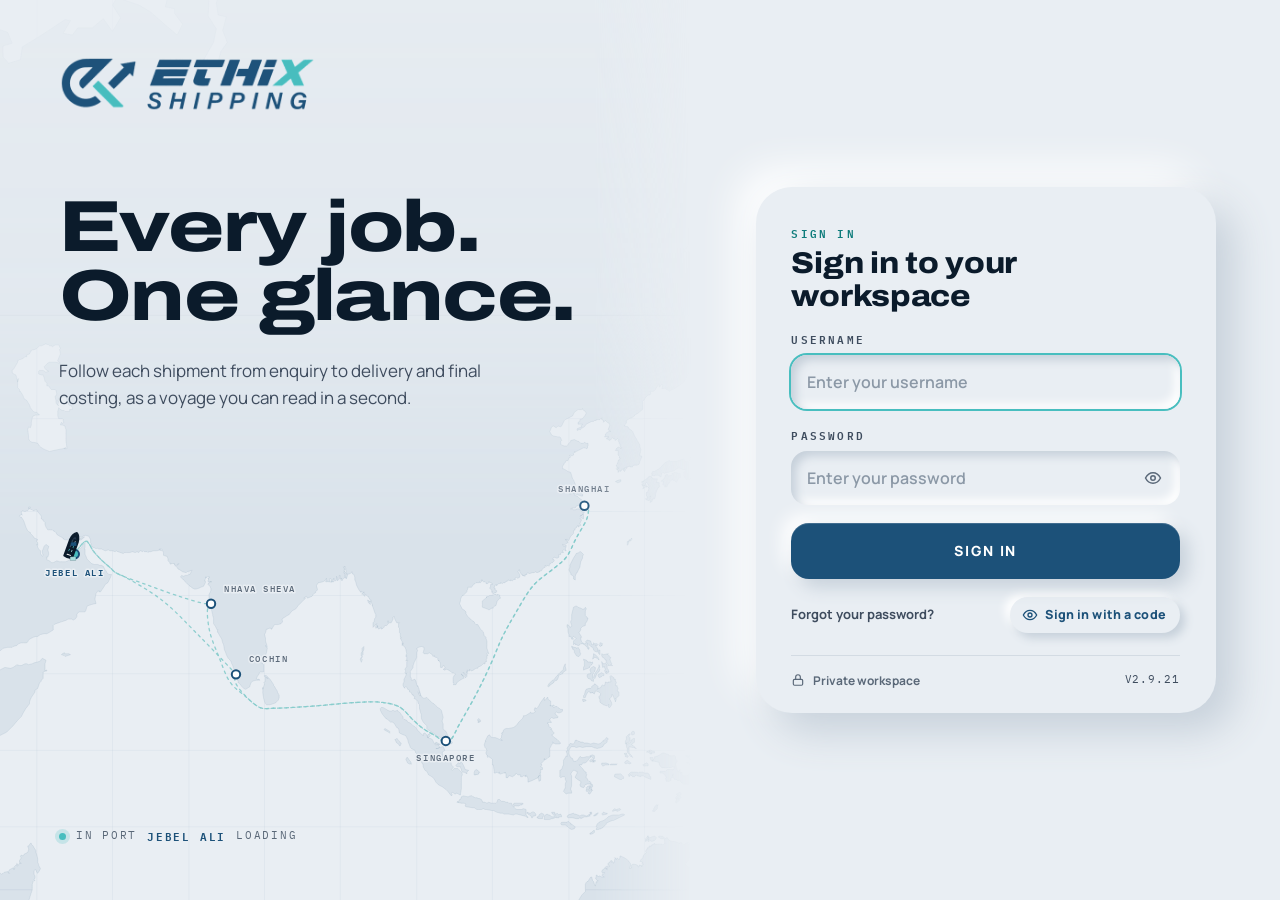
<file: v2/index.html>
<!doctype html>
<html lang="en">
<head>
<meta charset="utf-8">
<meta name="viewport" content="width=device-width, initial-scale=1, viewport-fit=cover">
<meta name="robots" content="noindex, nofollow">
<meta name="theme-color" content="#E9EEF3">
<meta name="apple-mobile-web-app-capable" content="yes">
<meta name="mobile-web-app-capable" content="yes">
<meta name="apple-mobile-web-app-status-bar-style" content="default">
<meta name="apple-mobile-web-app-title" content="ETHIX">
<title>ETHIX Workspace</title>
<link rel="icon" type="image/png" href="[data-uri]">
<link rel="apple-touch-icon" href="assets/ethix-app-icon.png">
<link rel="manifest" href="manifest.webmanifest">
<link rel="preconnect" href="https://fonts.googleapis.com">
<link rel="preconnect" href="https://fonts.gstatic.com" crossorigin>
<link href="https://fonts.googleapis.com/css2?family=Archivo:wdth,wght@62..125,400..900&amp;family=IBM+Plex+Mono:wght@400;500;600&amp;family=Manrope:wght@400;500;600;700;800&amp;display=swap" rel="stylesheet">
<link rel="stylesheet" href="styles.css">
<script src="config.js"></script>
<script src="app.js" defer></script>
</head>
<body class="is-signin">
<div class="backdrop" aria-hidden="true"><span class="blob b1"></span><span class="blob b2"></span><span class="blob b3"></span></div>

<!-- ============================== SIGN IN ============================== -->
<div class="resume-splash" role="status" aria-live="polite"><span class="brand-mark"></span><div class="rs-text">OPENING YOUR WORKSPACE…</div></div>
<main id="signin" class="signin">
  <section class="signin-hero">
    <span class="brand-logo signin-logo" role="img" aria-label="Ethix Shipping"></span>
    <div class="hero-copy">
      <h1 class="hero-title"><span>Every job.</span><span>One glance.</span></h1>
      <p class="hero-sub">Follow each shipment from enquiry to delivery and final costing, as a voyage you can read in a second.</p>
    </div>
    <div class="hero-map" id="heroMap" aria-hidden="true"><svg class="hm-svg" data-route="58 589 622 847" viewBox="0 0 720 960" preserveAspectRatio="xMidYMax slice" role="img" aria-label="ETHIX sea lanes: Jebel Ali, Nhava Sheva, Singapore, Shanghai, Cochin"><path class="hm-grid" d="M-400 -180V1240M-317 -180V1240M-234 -180V1240M-150 -180V1240M-67 -180V1240M17 -180V1240M100 -180V1240M184 -180V1240M267 -180V1240M350 -180V1240M434 -180V1240M517 -180V1240M601 -180V1240M684 -180V1240M768 -180V1240M851 -180V1240M934 -180V1240M1018 -180V1240M1101 -180V1240M-420 1222H1180M-420 1120H1180M-420 1028H1180M-420 941H1180M-420 857H1180M-420 773H1180M-420 687H1180M-420 595H1180M-420 493H1180M-420 374H1180M-420 228H1180M-420 28H1180"/><defs><clipPath id="hmOuterClip"><path clip-rule="evenodd" d="M-420 -180H1180V1240H-420ZM-80 380H800V1010H-80Z"/></clipPath></defs><path class="hm-land" clip-path="url(#hmOuterClip)" d="M810 1240l-3-5 0-5 6 1 8 3 11-3 5 0 0 9-27 0zm223 0l1-1 1-7 6-5 2 5 2 5 6-5 2 5 0 3-20 0zm28 0l-1-2-3-2 4-9-2-6-9-4 0-4 6-4 1-8 0-7-3-7 0-2-4-4-7-9-3-7 3-1 5 5 6 3 2 9 6 11 1-7 3 3 2 8 6 3 6 1 5-4 4 1-2 10-3 6-6 0-2 3 1 5-9 15-6 4-1 0zm-67-193l-3 2-5-2-6-4-5-5-6-6-1-3 4 0 4 3 7 5 7 6zm94-43l3 3-2 4-5 1-5-1 0-3 3-4 4 2zm13-7l-10 4-1-3 4-2 2 0 5-3 0 4zm-107-14l1 7-2-1-2 1-1-3 0-6zm-977-12l2 11 2 4-1 4-2 2-2-5-2 3 2 6-1 4-2 2-1 8-7 22-6 17-3 13-4 10-6 2-8 4-11-5-2-5-1-8-3-8-1-6 2-7 4-1 0-3 4-7 1-5-2-5-2-5-1-8 3-5 1-6 5 0 7-3 4 0 5-5 7-6 2-4-1-4 3 1 5-6 0-5 3-4 3 4 2 4zm780 2l3 7 6-3 2 3 4 4 0 4 3 11 2 1 2 8-1 4 3 6 9 5 11 8-1 2 5 6 3 10 4-2 3 3 2-1 2 10 9 9 7 7 2 8 0 5 0 6 4 8-1 8-1 5-2 8 0 6-2 7-4 9-6 5-3 7-3 5-2 9-3 5-2 8-1 7 0 3-5 4-9 0-8 5-4 4-5 4-7-4-5-2 2-6-5 2-7 8-12-5-5 0-8-3-5-7-2-8-2-5-4-4-8-1 3-5-2-8-4 7-8 2 5-6 1-6 3-4-1-8-6 9-6 3-3 8-6-4 0-5-5-8-5-3 2-3-11-6-6 0-8-5-15 1-11 4-9 3-8-1-9 5-7 3-2 5-3 4-7 0-5 1-7-2-6 1-6 1-5 5-3 0-8 6-11 0-9-7-5-2 0-6 5-1 1-2 0-4 1-7-1-6-5-9-1-6 0-5-3-7 0-2-4-4-1-8-5-7-1-4 4 4-3-9 4 3 3 4-1-5-4-7 0-3-2-3 1-5 1-2 1-5-1-5 4-7 1 7 3-6 7-3 4-4 6-3 4-1 2 1 7-3 5-1 1-2 2-1 5 0 9-2 4-4 3-5 4-4 1-9 6-7 3 8 4-2-3-4 3-5 3 2 1-6 5-5 2-3 4-1 0-3 4 1 0-2 8-2 6 4 4 5 6 0 5 1-2-5 4-7 4-2-1-2 3-5 5-3 5 1 7-2 0-4-7-3 5-1 5 2 5 3 7 2 2 0 5 2 5-2 3 0 2-1 4 4-2 5-3 3-3 0 1 4-3 4-3 4 1 3 7 5 6 2 4 3 6 6 3-1 4 3 1 2 8 3 6-3 3-8 1-5 3-7-1-4 0-2-1-5 1-7 2-2-1-2 2-5 1-5 0-2 4-3 2 4 0 5 3 1 0 4 3 4 1 5zm155-28l2 3-5 0-4-5zm-345-2l-4 0-11-6 8-1 4 2 3 3zm335-3l-4 0-5-1-2-1 1-3 5 1 3 2zm6-2l-1 1-6-7-2-5 3 0 3 7zm-310 4l-7 2-1-1 0-3 4-5 8-3 1-2 7-2 6 0 3-2 3 2-3 2-9 4-7 2zm-55-17l3 2 5 0 2 3-15 3-4 0 2-5 5 0zm42 0l-1 5-13 2-11-1 0-3 7-2 5 3 5-1zm308 2l1 2-7-4-4-3-3-3 1-1 10 6zm-427-13l16 1 2-4 15 4 3 6 13 1 10 5-10 4-9-4-7 0-9 0-8-2-9-3-7-1-3 1-15-3-2-4-7 0 5-9 10 1 7 3 4 1zm218-5l-5 6-1-6 4-6 2 2zm176 5l-2 1-4-3-4-5-1-7 1-1 1 3 2 2 4 5 4 3zm-32-11l-5 1-1 2-9 4-4 0-7-2-5-3 1-2 7 1 5-1 1-4 1 0 1 4 5 0 2-3 5-3-1-5 5 0 2 1-1 5zm-207-17l-3 3-6-2-1-3 8-1zm27-3l3 6-7-3-7-1-5 1-5 0 2-5 10 0zm189 12l-2 2-2-5-2-3-8-6-6-3 2-2 4 2 7 4 3 4 3 2zm-158-28l2 13 9 5 7-9 9-5 8 0 7 3 6 3 9 2 14 6 16 4 6 5 4 4 2 5 13 5 2 5-7 0 2 6 7 6 5 9 5-1 0 4 6 1-2 2 9 4-1 2-6 1-2-3-15-2-7-5-5-5-4-7-11-4-7 2-5 3 1 6-6 3-5-1-9 0-7-7-9-2-2 2-10 1 3-7 5-3-2-9-4-7-16-7-7-1-12-7-3 4-3 1-2-4 0-3-6-4 9-3 6 0-1-2-12 0-4-5-7-2-3-4 11-2 4-3 13 4zm-75-22l-6 9-7 1-8-1-13 0-8 1-1 7 8 7 4-4 16-3-1 4-4-1-3 5-8 3 8 11-1 3 7 9 0 6-4 2-4-3 4-7-8 4-2-3 1-3-6-5 1-8-6 3 1 9 0 12-5 2-4-3 3-8-1-8-4 0-3-5 4-6 1-6 4-13 2-4 7-6 7 3 10 1 10 0 8-7zm29 3l0 7-5-1-1 5 4 5-3 1-3-6-3-10 2-7 3-3 1 5 4 0zm-191 58l-9 0-7-7-11-7-3-5-6-6-5-7-6-11-7-7-3-7-3-7-7-5-5-7-6-5-9-9 0-5 5 1 13 1 7 9 7 5 4 4 8 9 9 0 7 6 5 7 6 3-3 7 4 3 3 0 2 6 3 5 6 0 4 6-2 10zm101-64l9 8-10 1-2 5 0 8-8 6 0 8-3 13-2-3-9 4-3-6-6 0-5-3-9 3-3-4-6 1-7-1-1-12-4-2-4-7-1-7 1-8 4-6 7 3 6-1 2-7 3-2 10-2 6-6 4-6 4-3 7-4 6-6 4-7 4 0 4 5 0 3 6 3 7 2-1 3-5 1 1 4-6 3-5 7 6 8zm71-55l1 10-3 8-3-9-4 4 3 7-2 4-10-5-2-6 2-4-5-4-3 3-4 0-6 5-1-3 3-7 5-2 5-4 3 4 6-2 1-4 6 0 0-7 7 4zm-377 18l-7 2-4-6-2-12 4-14 6 5 4 5 4 9-1 9zm357-34l-3 3-3 5-2 3-5-6 3-5 1-5 5-1-1 6 6-8zm-46 8l-11 8 4-6 6-5 5-6 5-8 1 7-5 4zm28-22l5 3 6 0 0 3-4 4-6 3 0-4 1-5zm31-2l2 9-6-2 0 3 2 5-4 2-1-6-2 0-1-5 5 0-1-3-5-6 8 0zm-34-8l-2 8-3-5-5-6 8 0zm-1-47l5 3 2-3 1 3-1 3 3 6-2 8-5 3-2 7 2 6 5 1 3-1 11 5-1 5 3 2-1 4-7-4-3-5-2 3-5-5-8 1-4-2 0-3 3-2-2-2-2 3-4-5-1-4 0-8 3 3 1-14 3-8zm-92-1l-7 4-7-3 0-8 4-4 9-2 5 0 2 4-4 3zm91-37l-4 7-4-7-1-7 5-9 6-7 4 3-1 5zm112-108l1 3-5 6-3-3-4 2-3 6-5-3 0-4 5-6 4 1 4-4zm-835-16l-6 5 1 2-8 4-4-1-2-4 4 0 1-3 6 0zm-91 0l5 3 6 0 7 1-1 1 5-1-1 3-12 1 0-2-10-2zm-68-26l-3 8 1 3-1 5-7-3-4-2-12-5 1-5 10 1zm-53-33l5 8-1 14-4 0-3 3-3-3 0-13-2-6 4 1zm1100 44l-3 8 1 6-4 7-11 5-15 0-12 12-5-4 0-8-15 2-10 5-10 0 9 8-6 17-5 4-4-4 2-9-5-3-4-7 8-3 4-6 9-5 6-7 17-3 9 2 8-19 6 5 17-14 5-13-1-13 3-7 9-2 5 16-1 8-7 11zm-1097-54l-2 8-4-2-2-7 2-5 5-4zm1121-23l6 2 6-5 2 13-13 3-7 11-13-7-5 12-9 0-1-11 4-9 9 0 3-16 2-10 10 13zm-2-82l8 23-12-4-5 18 8 13 0 8-6-7-6 9-1-10 0-12-1-13 2-10 1-17-5-14 1-18 7-7-3-6 4-2 5 22 0 14zm-1093-67l-5 11-8-8-1-6 12-5zm-125-32l3 0-2 13-1 1 0-14zm0 27l2 0 8 19 6 2 5 16 2 6 11 2-1 9-5 4 4 7-8 7-11 0-13 3 0-75zm429 186l5 8 3 1 3 3-7 1-1 8-2 4-3 2 0 6 3 7 8 3 6 5 12 2 13-3 0-3-1-7 1-11-6-4 2-7-6-1 2-9 8 3 7-4-6-7-2-6-7 3-1 8-2-7-1-3 2-5-1-4-10-3-4-11-4-3-1-4 8 2 1-9 7-2 7 2 2-12-2-7-8 0-7-3-10 6-8 2-4 7-8 2-8 12 8 12-1 7 9 14zm-429 65l1 0 8-5 9-2 6-4 8-3 14-2 14-1 4 1 8-4 9 0 3 3 6-1 9-4 6 1-1 5 8-3 0 2-4 5 0 4 3 3-1 9-6 5 2 5 4 1 2 4 3 2 10 3 4-1 7 2 11 5 4 8 7 2 12 4 9 5 4-2 4-5-2-7 3-5 6-5 5-1 12 2 2 4 4 0 2 2 8 1 3 3 11 0 8 3 12 4 6-3 4-3 7 0 6 1 2 5 2-4 7 3 6 0 4-2 3-3-1-1 2-5 2-7 2-3 3-8 4-7-1-8 2-4-3-5 3-4-5 1-7-2-6 6-12 1-7-6-9 0-2 4-6 1-8-5-9 0-5-10-6-6 4-9-5-5 9-10 13-1 4-8 15 2 10-8 10-3 14 0 15 8 11 4 10-2 7 1 10-5 1-5-2-8-4-4-5-1-3-4-11-10-9-4-7-7 6-2 7-10-5-5 12-5 0-2-8 2-6 1-6 4-8 0-7 5 1 7 4 3 8-1-1 5-9 2-12 6-4-2 1-6-9-3 2-2 8-4-3-3-13-3 0-5-8 2-3 7-6 8 0 3-4 3-3-1-2 14-5 5-3 8 3 6 1 5 7 3-1 3-10 1-11 9-2-5 0-3-5 0-5-1-10 3 6 6-4 2-5 0-4-6-2 3 2 6 4 5-3 3 5 5 4 3 0 6-8-3 3 5-5 1 3 10-6 0-7-5-3-8-1-7-8-11 0-3-2-1 0-3-5-3 0-5 0-8 2-3-4-3-2-4-11-6-5-4-8-4-7-8 2-1-4-5 0-4-6-2-2 5-3-4 1-4 2-1-7-2-7 4 1 6-1 4 3 6 7 5 5 10 9 9 6 0 2 2-2 3 14 7 7 6 1 2-2 4-4-6-8-1-3 7 6 4-1 5-4 1-4 9-4 1 0-3 2-6 2-2-6-12-3-1-3-5-5-2-4-5-6 0-6-5-8-8-6-6-2-11-4-2-7-4-4 2-5 5-3 1-8 7-16-3-13 3-1 7 1 7-8 7-11 2 0 4-6 6-3 9 3 6-4 5-2 7-6 2-6 8-2 0 0-74 4 0 4-7 2-23-9-13-1-1 0-20 6 1-3-14 8 5 20-10 2-10 14-6 4-3 8-20 11-6 7 0 2-3 7-1 1 3 6-6-2-6 0-8-4-8 0-15 4-9 7-1 3-4 7-5 0 8-3 5 1 5 5 2-2 6-3-2-6 11 2 7 0 5 9 4 0 5 8-3 5-4 9 6 4 4 6-4 24-11 8 2 1 4 8 0 1-7 12-4-2-13 1-11 4-10 7-5 7 12 7-1 2-21-3 2-5-6-1-9 11-4 10-3 9 3 9-1 9-9-8-8-15 2-15 6-14 3-4-9-9-5 2-18-4-16 4-10 8-12 19-21 5-4 0-9-12-9-14 6-8 14 1 12-13 15-17 16-6 25 6 12 8 9-7 19-9 4-3 26-5 14-10-1-5 11-9 1-3-14-7-17-6-23-6-10-17 19-11 4-11-8-3-18-3-39 8-12 22-15 16-20 16-28 20-41 14-16 23-30 18-11 14 2 12-21 16 1 15-5 26 18-11 7 9 15 9-8 13 14 23 6 32 26 6 10 1 14-10 11-13 6-37-16-7 3 14 15 1 30 11 5 6 5 1-9-5-9 6-7 20 12 7-4-6-15 20-20 7 1 8 8 5-15-7-13 4-13-6-14 23 8 5 12-10 3 0 12 6 7 13-4 2-14 18-11 29-19 6 1-8 14 10 2 6-8 16 0 12-10 10 14 9-15-9-14 5-8 24 8 12 7 30 26 6-12-9-12 0-5-10-2 3-12-5-19 0-8 15-24 6-25 6-6 22 8 2 15-8 22 5 8 3 18-2 33 9 14-3 15-17 30 10 3 3-7 9-5 3-11 7-10-5-13 4-15-9-2-2-13 6-25-11-21 15-18-2-20 5 0 4 15-3 26 9 5-4-19 14-11 17-1 16 15-8-23-1-30 15-6 20 1 18-4-7-16 10-21 9-1 17-16 22-5 2-9 22-3 7 8 19-19 15 1 3-16 2-4 47 0 2 18 8-9 24 0 19 18 7 13-2 17-10 10-21 18-7 9 23 12 7-6 5 19 3-8 14-4 27 5 2 13 34 4 1-22 18 5 13 0 13 15 4 18-5 12 11 21 13 10 8-27 13 12 15-7 16 8 6-8 14 4-7-25 11-12 39 8 37 10 7 16 22 20 33-5 17 4 7 10-1 18 10 7 11-5 15 0 16 4 16-2 14 21 11-8-7-15 4-11 26 7 18-1 24 11 11 10 0 85-10 9-11-1 7 10 5 16 4 4 1 8-2 5-16-4-23 13-7 2-13 13-12 10-3 8-12-12-22 13-4-6-8 7-11-2-3 11-10 15 1 7 9 3-1 22-8 1-3 12 3 7-14 7-3 16-13 3-2 14-12 13-3-9-4-20-5-32 4-21 7-9 1-7 13-4 15-20 14-17 15-14 7-25-10 2-5 15-22 18-6-21-22 6-21 29 7 10-19 4-12 2 0-12-13-3-10 8-26-2-27 4-27 31-32 35 13 2 4 9 8 3 6-7 9 1 12 16 0 11-6 14-1 15-4 21-12 18-3 8-12 14-16 21-11 6-6 0-5-5-11 8-1 4-4-1-3 4-3 4 1 8-5 2-4 5-6 2-3 3-1 5-1 1 4 2 4 4 8 13 2 7 0 12-3 5-8 2-7 4-7 1-1-5 1-8-3-11 6-1-6-9-4-2-1 2-2 0-1-2-4-2 2-5 2-1 0-2 2-6-1-2-5-1-4-3-11 3-6 6-9 2 4-5-2-4 7-7-5-6-7 4-9 8-5 7-9 0-4 5 5 7 6 2 1 5 6 3 10-8 7 4 5 1 2 5-12 3-4 6-8 5-4 7 9 6 3 10 5 9 6 7 0 7-6 3 2 5 5 3-1 8-2 8-5 0-6 11-7 12-7 11-12 8-12 8-9 1-5 4-3-3-5 5-11 4-9 1-3 10-5 0-2-6 2-4-11-2-4 1-11 8-7 8-2 6 14 21 8 5 5 7 4 16-1 15-7 6-10 5-7 7-10 8-3-5 2-6-6-5-7-1-3-4-5-9-7-4-7 0 1-7-7 0-1 10-7 20 0 6 6 0 3 8 2 7 4 5 5 1 5 4 2 1 5 5 3 6 1 5-1 4 0 3 1 5 3 2 3 8 0 2-6 1-8-6-10-7-1-4-4-6-1-7-3-4 0-6-1-4-4-3-1-4-9-9-1 5-2-5 1-5 3-8-1-6 3-7-3-5 0-9-3-5-3-10-1-11-4-7-5 4-10 6-4 0-6-2 3-11-1-8-7-11 1-3-5-1-6-7-2-5-1-4-1-5-4-5-7 0 0 3-2 5-4-1-1 1-6-2-1 4-6 0-10 2 1 6-5 6-12 5-9 11-6 5-9 6 0 4-4 2-7 3-4 1-3 6 2 12 0 7-3 8 0 14-5 1-3 6 2 3-7 2-3 6-4 3-7-8-4-12-3-9-3-4-5-8-2-11-1-5-8-12-3-17-3-11 0-11-2-8-12 5-6-1-10-11 4-3-3-4-10-7-6-3-2-6-7-7-15 1-14 1-11 1-16-3-9-2-10-1-3-12-4-1-7 1-8 5-10-3-9-7-8-3-5-9-6-13-5 2-5-3-3 3-5 0 2 4-1 2 6 16 4 2 1 3 6 4 0 4 0 3 1 3 2 3 2 5 0-7 2-5 2-1 3 3 0 6-2 5 2 4 1-1 1 3 6-2 12 1 6-6 6-6 5-6 3-3 1 1-1 3-1 2 1 7 4 7 4 3 7 1 5 2 6 8 3 1 0 2-5 8-3 3-3 6-4 0-2 2-1 4 1 6-1 1-4 0-5 3-1 5-2 2-5 0-3 2 0 3-4 3-5-1-6 3-3 0-6 3-2 3 0 3-9 4-13 4-7 6-4 1-2-1-5 4-6 1-7 1-2 0-2 3-2 0-1 2-4 0-3 1-6 0-2-5 0-5-1-2-2-7-2-3 2-1-1-4 1-1-1-4-1-4-2-2-1-4-4-3-5-7-2-8-6-6-3-1-6-9-1-6 0-5-4-10-4-4-5-2-2-5 0-2-2-5-3-2-3-7-9-14-5 0 3-12 0-2-2 4-2 7-2 5-2 2-7-7-6-14-1 1 4 10 5 10 6 14 3 5 3 5 7 11-1 1 0 6 10 8 1 2 3 9-2 1 1 10 3 10 8 6 5 10 2 8 5 4 11 8 12 13 4 2 2 3 0 4-5 2 6 4 2 3 4 4 4 0 8-3 9-1 7-2 4-1 3-1 8-1 3-1 5-1 4-3 3 0 0 2-1 5 0 5-1 3-3 9-4 10-5 10-7 13-7 9-10 11-8 7-13 8-8 7-9 10-2 4-1 2-6 4-2 3-4 1-1 6-2 3-2 6-3 2-4 11 0 4 6 3 0 3-2 5 0 2-1 4 3 6 4 8 3 2 1 4 0 8 1 8 0 13 2 4-3 6-3 6-5 6-17 7-10 10-3 1-6 7-3 2-1 6 4 7 2 5 0 3 1-1 0 9-1 4 2 2-2 4-3 3-7 3-10 5-4 3 1 4 2 1-1 5-2 7-1 8-2 4-7 6-4 5-2 5-5 7-15 16-6 4-9 4-4 1-1 3-5-2-5 2-9-2-5 1-3 0-9 4-7 1-5 4-4 0-3-3-3 0-5-6 0-6-3-7 3-2 0-7-6-9-4-8-6-13-6-7-4-7-1-9-2-7-3-14 0-11-2-5-3-3-4-8-4-10-2-6-7-8-1-7 0-6 1-7 3-8 0-4 3-8 2-3 5-6 2-4 1-6 0-5-3-3-4-10 0-2 3-3-4-14-4-5 0-2-3-9-7-9-8-8-6-7-5-9 0-2 2-3 2-6 2-6-2-1 3-10 1-6-3-6-4-1-1-4-3-1 0-3-8 3-3 0-4 2-6 0-5-6-2-6-6-5-14 0-7 1-7 2-13 5-4 2-8 3-3-1 0-274zm1521-545l0 9-9 1-1-8 10-11 0 9zm-303-56l-13 1-19-5 8-12 11-2 12 11zm59-57l-10 13-13-3-15-13 2-10zm-47-16l-7 25-30-1-14 7-17-21 5-23 11-6 22 1zm-730 141l-5 2-28-3-2-12-15-7-1-14 8-6 0-15 17-25-8-3 20-27-2-15 22-20 24-19 28-7 14-13 16-5 6 14-6 12-28 16-27 17-26 30-12 29-13 27 2 23zm-337-190l-1 6-10 1-5-7 16 0z"/><path class="hm-land" d="M620 1010l-1 0 0-4 0-2 1-2 1-1 1 0 1-2 2-3 1 0 1 4 1 1 1 3 1 2 1-5 1 1 1-2-1 0-2-3 1 0 0-2 0-1 1 0 1 2 1-1 1 0 2 1 3 0-2-1-1-1 1-1 1 0 1-2-1 0-1 1-1-2 1-2 1 0 1-2 3 2 0-2-1 1-1-2 2-1 2 1 1-1-2-1 0-2 1-1 2-1 0-1 1 0 0 2 1-1 1 2 1-2 0-2 1-1-1-1 1 0 1 2 1-2 2 2 1-2 0-2 1 0 2 1 2 1 3 2 2 2 2 3-1 3 0 2 1-1 1 0-1-2 2-2 2 0 3 1 1 1 0 1 1 0 0-2 2 0 1 2 0-2 2-1-2-1 1-1-2-1-1 0 1-2 2-2 1-3 1-1 1-1 1-1-1-1 1-2 1 0 0-2 2 0 0-2 1 0 1 1 0-2 2 0 0-1 1 0 1-1 0 1 1 0 3 0 1 0 1 0 2 0 1 1 1-1 1-1 1 0-1-1 0-1 0-2-1-1-2 0-1 0-3-2 2-1 2 1 0-1 3 2 1 1 1-1 1 0 2 3 1 0 2 1 3 0 3 1 2 1 2-1 1 1 1 1 2 0 1-1 1 0 2-2 1 1-1 1 0 1 2-1 0 1 1 2 1 0 1-1-1-2 2-1 1 0 0 1 1 1 2 0 0 1-3 4 0 2-1 2-1-1-3 1 0 3 0 2-1 3-1 1-3 4 1 1 0 1 3 1 1 1 2 1 1 2 2 1 1 0 0 1 1 1 2-1 2 2 3 1 2 3 1 1 2 1 2 0 1 0 2 1 1 0 1 1 1 3 2 0 2 2 2 1 1 0 1 0 3 0 3-2 1-4 2-3 1-5 0-1 1-3 1-5-1-5 1-2-1-2 0-2 0-2 1-2 0-3 1-1 2 0-1-2-1-1 0-1 1-3 1 1 0-2 1-5 1-3 1 0 1-2 1 0 0 1 1 2 1 2 1 5 1 0 1 1-1 2 1 1 1 0 1 3 1 3 0 2 1 1-1 3 1 2 1 3 1 1 0 31zm45-160l1 0 1-1 2-1 0-2 3-2 1 0 0 2 0 2-1 1-2 1 0 1 3 2 0 1 2 1-3-1-1 0-4-1 0 2 0 2 0 2 1 2 2 2 1 2-1-1-1 0-1-1-1-2-2-2 0-3 0-1-1-2 0-1 0-2-1 0 0-2 0-1 1-2 0-1 0-2 3-3 1 0 0 1-1 1 0 1 1 1 0 3-1 2-2 1-1 0zm-87-63l0-1 1-2 4-4 1 0 4-5 2-2 1-1 2-2 1-1 1-1 0-2 2-4 0 1 0 2 1 4-1 1-2 1-1 2-3 1-1 1-1 3-1 2-3 1-1 2-3 2-1 0 0 1zm44-27l1 0 2 0 0 1 2-1 0 2-1 1-1 1-1 1 0 1-2 1-3 1-2 1 0-1 0-2 1-2 0-5-1-1 0-1 3 1zm5 21l-1 0-1-2-3-1-1-2 0-1 0-1 2-1 2 0 0-2-1-2 1-2 1-1 2-1 2 1 0 1 0 1-1 3-1 1-1 2 0 3 1 2 0 1 0 1zm12-19l1 0 1-1 1 1 1 2 0 3 1 1 1 3-1 0 0 1-2-2 1 3-2-1 0-1-1-1 1-2-1-2 0-1-2 1-1-6zm5-10l1 1 0 1 2 1-1 2 1 3 1 2-1 1 1 0 1 1-1 0-2 0-2 0 0-1-1-1-1-2 0-2-1 0-1-2-2-1-1-2 0-2 2 1 5-1zm-37-8l1 0 2 1 1-1 2 3 0 2 1 2-1 2-1 1-1 0-2-1-1-2-1-1 0-2-1-2-1 0 0-2-1 0 0-1zm148 182l-2 2-3-1-2 1 0-2 2-2 1-3 2-2 2 0 2 0 2 2 0 1-2 3zm-73-45l2 1 3 0 2 1 1 3 1 0 0 1 0 2-5-2-2-1-1-1-3 0 0 1-4-1-1-1-1 1-1 1-2 0-2-2-1 0 0 1-1 1 0-1-1-1 2-2 1-1 3 0 2 0 2 0 1 1 1-1 1 0 1 0zm-24 2l1 1 2 2 0 2-1 0-1 1-2 0-4-2-2-1 0-2 1-1 1 0 2 0zm-34 46l-3 1-3 0-2 1-2 1 0-1-1 0-1 1-1 0-2 0-4-1-2 0-1 0-2 0-1-1 1-2 3-1 3-1 1 1 1 0 3 1 2 1 2-1 2 0 3 1 1 0 1-1 2-1 1-1-1 0 0-1 2 0 0 2-2 1zm-23 7l2 1 0 1 1 0 1 1 3 2-1 2-3 1-2-1-2-2-3-2-2 0-2 0-1-2 1-1 1 0 3 0 2 0 1-1zm-15-9l1 0 1-1 1 1 1 1 1-1 1 0 1 2 0 1-1 0-2 0 0 1-2 0-1 0 0-1-1 1-3 1-1 0-2 1-3 0-1 0-2 0 0-2 0-1 0-1 1-1 2-1 2 1 1 0 2 2 2 0 2-1-1-1-1 0-1-1-1-2 1 0 2 0zm-13 2l-1 2 0 1-2 0-2 0-2-1 0-1 2 0 0-2 1-1 2-1 2 1zm-10-4l1 1 1 2-1 1-2 0-1 2-1 0 0-1-1-1-1-1-2-1-1-1 0-1 3 1 1 0 1-1zm-79-54l1 2 1 2 1 3 4 1-1 1-1 1 0 2-1-1-2-1-2 0-1-2 0-1-1-2 0-1-2 0-2 0-1-1 0-1 2-1 0-1 1-1 1 2 1-1 0-1 1 0zm178 57l-2 1-2 1-2 1-2 1-2 1-2 1-1 0-3 1-4 2 0 1-2 2-2 2-2 1-3 1-2 0 0-1 1-1-1-1 1-3 2-2 2-1 3-1 3-2 1-1 1-1 2-1 3-1 3 0 4 0 3-1 2 0zm-11-149l1 0 0 2 1 1 0 1-1 2 0 1 2 0 0 1 1 2-1 3 2 1 0 4-2 2-1 1-1 0 1 1-1 3 0-1-1-2-2-5-1 0 0 2-1 1-1 1 0 1 1 2 1 2 0 2-2 3-1 0-1-1 1-2-1 0-1 1-1 0-3-1-3-2-1-1 0-3-1-1 0-2 1-1 1-2-2-2-3-1-1 0-1 3-2-1 0-1-1 1-2 0 0-1-1-1-1 1-2 3-1 3-2 0 0-1 0-1 1-1 1-4 1-2 3-1 2 0 1-1 0-1 1-1 2-1 0-1 2 1 2 2 0 2-1 1 4-2 1-2 1-1 1 1 1 0 1-3 0-1 3 1 0-1 2 0 1 0 0-1-1-5 1-1 3 2zm-41-80l1 1 3 1 2 1 2 0 1-2 1 1 0 1-1 2 0 3 0 2 2 2 0 1 1 0-1 3-2 3 0 2-3 1-2 2 0 2-2 3 2 3 1 2-1 0 0 2 1 3 1 1 2 1 1 0 1-1-1-1 2-2 4 1 0 1 1 2 0 1 2 0 0-2 1 1 3 0 1 1-1 1-1 0-1 0 1 1 2 3-1 1 2 0 1 0 0 3 0 2-2-2 0-2-2 1-2-1-1-1 0-1-1-2-2-1-3-3-1 0 1 2 0 1 1 1 0 2-1 0-1-2-3-3-2-1-2 0-1 1-1 1-1 0-2-1-1 0 0-1-1 0-1 1 0-3 0-1 2-2 1-1-1-1-1 0-1-1-1 1 1 2-2 0-1-3-2 0 0-2-1-3 0-4-1-1 0-2 0-1 2 1 1 2 2-1 0-1-1-3 0-2 1-1 0-5 0-1 2-8 2-1zm190 222l-1-1 1 3 0 1-3 0 1 2-5 1-1 0-2-1-2 1-1-1 1 1 1 0 2 0 3 1 1 2 1 1 0 1-5 2-1 1-4-1-5 0-2 0-2 0-3-2-2-3-4-2-1-1 2-2-2 1-2 0-3 1 0-1-1-1 0 1-2 1-1-1 1-2 1-2-1-1-2-2 1 0 2-1-3-1-1-1 2 0-1-1 0-1-2-3-2-3 1-1-1 0 0-1-2 0 0-2-2-2-4-2-2-1-2 0-2-1-2-1-1 0-2-1-4-1-3 0-3-2-1-1 0-1-1 0-1 0-1 0-1-1-2 0 0-1-2-1 0-1 0-2 1-1-1 0 0 2-1 1 0 1-1 1 0 2-2 1-2 0-1 0-1-3 1-1-1-2-3-3-3 0 0-2 2 0 3 0 1 0 1-1 1-1 2 0 3 0 1 1 0-1 2-1 0-1-1 0 1-1-2 0-2 1-2 0-2 0-4 0-2 0-2-2-1-2 0-2-1 0-4-1-2 0-1 0 1-1 1-1 1-1 0-2 1 0 3-1 3-2 2-1 2 0 2 1 2 0 1 2 2 0 4 0 1 1 0 2 2 3-1 1-1 2 1 4 2 5 1-2 1-1 0 4 2-1 0 2 0 1 1 1 3 0 1 0 1-1 2-2 1-2 2-1 1-3 4 0 2-1 1-1 0-1 2-2 3-1 1 0 2 1 4 1 2 1 2 1 6 3 3 0 1 0 3 1 1 1 3 0 5 2 1 1 1 0 2 1 6 2 5 1 2 1 1 1 0 33zm-158-72l-2 1-2 3-2 1-4 1-4-1-2-1-6 0-4 1-3-1-4 1-2-1-2 0-1 0-2 2-1 2 0 2 0 2 1 2 1 2 2 1 1 3 3 0 1-1 1-1 2-3 1 0 1 1 2 0 3-1 3 0 2 0-1-1 3-1 2 1 0 1 0 2-1 0-2-2-2 1-2 3-2 2-1 1-3 0-1 2-1 0-2 0 1 1 1 1 1 1 1 1 2 3 2 1 0 2 1 1-1 1 0 2 1 1 1 2 1 1 1 0 1 1 0 2-2 0-2 0-2 1-1 1 0 1-1 1-3-1-1-2 1-2 0-2-2-1-4-3 0-1 1-2 1-2 0-2-1 0-2-1-1 0-2 2-1 2 1 2 0 3 0 1 0 2 0 5-1 3 0 1 1 2 0 2-1 0-3 0-2 1-1-1-1-1-1-1 2-4 0-1 0-3 1-3-1-2 0-2-1-1-2 0-2 1-1-1 0-2 0-2 0-2 0-1 2-1 1-3 1-2 0-1 0-1 0-2 0-1 2-3 1-2 1 1 0-3-1-3 2-1-1-2 1-2 1-1 0-1 2-2 1 1 1 0 1 0 1-1 1-3 2 0 1 1 1 0 2 1 2 0 2 1 3 0 4 1 3-1 5 1 1 0 2-1 2-2 1 0 0-1 2-1 1-2 2 1 0 1-1 1 0 1zm-147 58l1 1 2 1 2 0 2 1 1 0 2 1 1 2 0 1 3 0 2 1 2-1 3 1 3 0 2 0 1-1 1-3 2 0 2 2 2 0 1 0 2 1 2 0 1 1 3 0 1 3 2 0 0 2 1 1 2 1 5 0 2-1 3 1 0 1 0 3 0 2 1 1 1 1 0 1-2-1-1-1-1 0-4-1-4-1-2 0-2 1-5-1-5 0-2-1-2 0-4-1-4-2-2 0-5-1-2 0-2-1-2 1-1 0-2 0-2 0-3-2-2 0-6-1-1 0-1-1 1-2-2-1-3 0-5-1 1-1 0 1 1 0 0-1 1-2 1 0 1-3 2-1 5 1 1 0 1-1 1 0zm-90-93l1 0 2-1 2 1 3-1 0 1 2 1 1 1 1 2 2 2 0 2 1 1 3 1 1 2 3 1 3 3 2 1 1 1 2 3 2 2 1 1 2 2 1 1 0-2 1-1 1 0 2 2 1 3 3 1 2 1 1 2 1 2 1 2 4 0 0 1 1 1 0 1-2 1-2 0 2 0 2-1 3-1 1 0 1 2 1 2-3 2 0 1 1 1-1 1 1 2 2 1 4 1 1 0 1 3 1 3 0 1 2 2 0 1-1 1-1 1 1 1 2-2 1 0 3 0 1 1 3 3 1 2 0 1-1 2 0 1 0 1 0 2 0 2 0 3 0 4-1 6 0 1-1 0-1-1-2-1-2 1-3-2-1 1 1 2-1 1-4-5-2-2-4-3-2-1-2-1-3-3-1-2-2-3-3-2-2-1-2-4-2-1-1-2-1-2 0-2-3-5-1-2-1-2-2-3-1-1-1-3-2-1-2-1-1-1-1-3-1-2-1-4-1-2-1-2-5-2-2-1-1-5-2-1-3-5-2-1-2 0-1-1-2-2-2-1-4-5-2-4 0-1 0-1 1-1 2 0 2 1 3 2zm169-13l0 1 1 0 2-3 1 0 0 2 3 2 0 2 0 1 0 2-1 0 3 0 1-1 1 1-2 1 1 1 2-1 2 0 1 1 3 2 2 0 0 2-1 1-3 1-3-1-1 1 0 1 1 1 2 2 0 1-5 1-2-1-2 2 0 1 2 2-1 1-1-1-1 1-2 0 2 2 0 2 2 1 1 1-1 1 1 0 1 2 2 2-1 1-1 1-1 0 3 3 3 2 1 1 3 3-1 1-3 0-2 0-3-2 1 1-1 1-1 1-2 4 0 5 0 2 0 1 0 1-2 1-2 2-2 0 0-1 0 2-1 1-1 1-1 1-1 1 1 0 0 2-1 1 2 1 0 2-2 0 0 3 0 1-1 0 1 1-1 1-1 1-1 2-6 3-5 2 0-4-1-3-1 1-1 0 1-2-1 1-2 0-1 1-1 0-1 0 0-2-1 0-2 0-2-2-1 2-3 2-3-1-1 0-1 2-2 0 0-4-1-2 0 1-2 0-3 1-1 0-1-1 1-1-2 1-1-1-2 1-1 0 0-2-1-7-1 0 0-2 0-2 0-2-1-1-3-2-1 1-1-2 1 0-1-1-1-1 0-2 1-2-1-2-1-1-1-3 1-3 1-1-1 0 1-2 1-2 1-2 2-1 1 2 2 1 2 0 1 0 3 1 2 1 1 1 2 0-2-1 0-1 1-1 0-2 1-2-1 0 1-2 1 0 0-2 1-1 2-1 3 0 5-1 3-2 3-4 2-2 2-2 1-2 0-1 2 0 2-1 3-2 1-1 0 1 3 0 2-1 0-1-1-1 0-1 1-2 0 1 2 0 2-3 1-2 2-3 3-4zm226-418l-1 0-3 0-3 1-4 15 0 4 2 3 2 3 0 3 1 2 3 1 0 5-1 4 0-6-1-1-4 0-1-2-1 1-1 1-2 6-1 2-1-1-1-5 0-3 2-6-1-5 2-6-1-3-2-6 1-4 1-6 15 0zm0 78l-3 3-1 3-1 2 0 1-6-3-6-3-4 0-3 3-2-3-2 0-2 3 1 1 1 1 2 0 3 4-1 0-3-1-1 2-1 2-2 1-1-2 0-4 0-1-1-2-1-2 1-3 2-1 2-2 1-1-1-2 0-1 1-1 2 2 3 0 1 0 1-2 0-3 2-5 0-2 1-3 0-3 0-2-1-3 0-3 3-1 4 4 2 4 2 2 3 3 4 3 1 0 0 15zm-22 16l2 0-1 3 1 6 1 1 2 2 1 6 0 4-1 3-2 2 0 2-1 4-3 0-1 2-1 3 1 5 0 4-2 2-1 4-1 3 1 1 2 4-2 0-2 2 0 2 0 1-3 2-1 1-1-1 0-3 2-2-1-2-1 0 0 2-1 1 0 2 0 1-2-2-2 0-1 2 0 2-1 2-1 1-1-1 1-3-1-1-1 0-2 3-2 2-1 0-4 0-4 0 2-1 0-1-2 1-1-1-1-2-1 0-1 3 0 1 3 2-1 1-2 1-2 0-3 7-2 0-2 0-3-4 0-1 0-3 2-2 0-1-3 0-2-1-2-1-3 1-2 2-4 1-3 1-1 0-3 1-2-1-1 1-1 4-3-2-3 0-2 1-1-1-1 1 0-3 1-2 2 0 3-2 2-1 6-6 1-1 2-1 2-1 1 1 2 0 2 0 3 0 2-1 4-1 2-1 1 1 0 1 1 1 3 0 1-1 2-2-1-2 2-2 1-2 3-4 0-2 0-3 1-1 4-2 0 1-1 2-2 1 1 3 1 1 1 0 2-2 3-1 4-2 1-2 2-1 1-3 3-2 2-2 0-2 1-2 2-3 1-4 1-2 0-4-1-1-2-1 2-1 1-3-1-3 1-2 2-1 0-2 0-1 1-1 2 0 0 4 1 0 1-1 2 1 1-3 0-1-4 1 1-3 0-1zm-57 76l2 0 0 2 1 2-3 2-1 2-1 2-2-2-3-1-2 2-2 3-1 0 0 2-1 1-2 0 1-2-2 0-1-1 1-3-1 0 0-1-2 1 4-4 1-3 2-1 1 2 4-1 1-1-1-1 1 0 2-1 1 0zm-27 6l2 0 1 0 1 0 0 1-1 3 3 0 0 1 0 1 0 1 1 1-2 2-2 4-1 3 0 2-1 3-2 0 0 1-1 2-2 1 1-3-1-3 1-1-1 0-1 2 1 2-1 1-3-1-1-1 2 0 0-2-1-2 0-3 1 0 1-2 1-3-1 0 1-2-2-3-1-1-1 1 1 3 1 0 0 1-1 0-1 0-3 2 1-2-1-1-1-2 2 1 1 1-1-2-2-2 0-1 2 0 0-1 2-1 1-1 1 0 1-2 2-1 2 1 1 2zm-85 104l-1 3 0 4-2-1 0-1 0-2-3-2 0-1-2-4 1-3 0-2 4-8 2-3 1-2 3-1 1-1 1 0 2 2 1 1-1 2 0 2-1 2-1 2-1 6-1 2-2 4zm-84 24l0 1 1 2-2 1-2 3-1 4-2 1-1 1 0 1-2 0-1 1-2 1-1-1-3-1-3-1 0-3 0-4 5-4-1 0 2-1 1 0 1-1 3 0 2-1 2 0 1 1 0-1 1 0zm-258 88l2 0 1 1 3 3 4 6 0 1 1 1 1 2 2 3 0 1 1 2 1 1 0 3-1 3-1 1-2 2-6 2-2 0-2 0-1-1-1-2-1-4-1-6 0-4 0-2 0 2 1-3 1-3-1-1 2-2 0-2 0-2 2 1 1 0-2-1-2-1zm-300 235l0-3-1-1 0-1 4-6 0-4 1-1 3 0 3-2 1 1 2-1 1-1 4-1 1 2 1 0-1-1 0-1 1-2 4-2 1 0 0 2 1-2-1-1 2-2 1-1 0-1 1 1-1 2 1 0 2-3 2 0-2-1 0-2 2-3-1-1 0-1 1-1 2 1 1-2 2-1 2-1 1-3 0-1-1-3 1 0 2-3 1 0 0 1 2 2 1 2 2 3 0 2 1 3 1 4 0 4 1 2 0 1 1 2 1 2-1 2-2 3-1-1-1-3-1 0-1 1 0 3 0 1 1 2 0 2-1 2 1 1-1 0-1 1-1 3 0 3 0 2 0 1-45 0zm55-597l-2 0-3 3-2 1-4 1 0 1-1 0 0 1-1 2-3 1 0 2-2 0-2 2-3 1-1 0-1 1-1 0 0 2-4 7-2 2 0 3 2 1 2 1 1 3 1 5 0-3 1-1-1 4 0 4 0 2 2 2 0 2 1 0 3 5 1 3 3 2 3 5 1 3 3 4 2 1 2 0 2 2 1 1-2 0-2 0-3 1-1 2-1 5 0 3-1 3-2-1-1 3 1 7 0 3 1 2 1 1 2 1 2 0 4 1 2 3 1 1 3 2 2 1 5 2 4-1 10-2 4-1-2 1 3 0 0-1-1-8 0-2 0-4 0-2 0-4-1-3 0-1-3-1-2 0 0-1 1-2 1 1 2-1-1-1 0-2-1-1-3 0-1 0-1-3 0-2 0-3 1-4 2 2 2 1 2 0 1 1 1 0 3 0 1 0 0-2 2 0 1 0 0-2-1-2-3-1-1-2-2-7-2 0-3 0-1 0-2 2-1 3 1 0-1 4 1 1-3-3 0-3-1-4 2-3-1-4-1-1-1 0-1 0-2 0-1-1-2-3-2 0 0-3-2-2-1-4-1-3-2 0-3-1 0-1 0-2 1-1 4 0 3 2 3-1-2-1-2-2-1-2 2-2 2-2 2-1 7 0 3 1 2 0-3-2 0-1 2-5 1-2-1-5 1-1-1-2-1-2-4 0-1 1-2 1-1-1-2 0-1-1-3-1zm750-33l-2 6 1 1-2 3 0 3-1 2-6 6-3 6-3 4-2 4 0 2-1 1-1 3-4 5-2 2-2 3-3 3-3 4-2 2-1 2-2 1-3 5 0 2-2 1-1 2-4 3-8 5-1 0-3 2-2-2-1 0-1-1-2 0-2 0 1-4-1-1-2 3-1 0 1-2-2 0-2 3-1 2-2 2-4 0 1 2-1 2-1 0-1 0-3 3-2 3-1 1 0 2 0 2 0 2 0 3-3 2-2 2-4 2 0 1-3 2-3 1-1 1-2 1 0 1 0 2-2 2 0 1 4 1 1 2 3 2 1 1 2 5 2 3 1 2 3 5 0 2 1 3-1 5 0 2 2 0 0 1-2 5-1 3-2 1-4 0-1 1 0 1-3 0 0-1-3 1-1 0 1 1-1 1-1-1-1 0 1 2-1 2-1-1 0-2-2 1-1 2-1-1-2 2 0-2-2-2 2 0 1-1-2 0-1-3 1-1 1-3 1-1-1 0 2-2 0-1-1 0 1-1-2-2 0-3 0-2-1 0-2 0 1-2 1-1 2-1 1 1 1 1 1-1-1 0-1-3 0-1-1-1 0-1-1-2 1-1-2-1-2 2-1-2-1 0-1-1-2 2-2 1 0-1-3-1 3-2-5 0 1-1 0-2 2-2 2-1 2 0-2-1-1-1 2-5-1-2-2-1-2-2-2 2 0-2-2-1 0-2-2 2-3 0-1 0 0 1-2 0-1 1-2 0-6 3-2 3-2 1-1 0-1 2-2 0-2 1 0-2 5-2-1-1 2-2-5 0 0-2 2-1 0-2 3-1 3-4 1-2-1-2-3-2 0-1-1 1-4 0-4 3-2 4-6 3-2 1-1 1-1 2-1 2-1 2-1 1-3-1-2 2-3-2-2 1-1 3-1 2 1 2 1 2 2 1 5 1 2 0 1 1 1 3-1 1 0 3 1 1 3 1 3 0 1-1 0-1 2-2 1-1 0-1 4-1 2 1 2 1 1 0 2 2 3 0 1-1 2 1 2 0 0 3-1 1 1 1-2 1-1-1-2 0-4 2-4 2-2 0 1 1-1 0-1 1 0 2-2 1-1-1-1 0 0 1 1 1-2 1-1 3-2 0-1 2-1 1-1 2-1 1 0 2 0 1 1 0 2 1 3 2 3 1 2 7 1 1 2 5 0 2 0 2 1 1 3 1 0 2 3 2 1 1 0 2-1 0-3-1-3-1-2-1-2-1-3 1 0 1 3-1 2 0 0 2 3 1 2 2 3 2 1 1 0 3-3 0-1 2-3 1-1 2-4 0-1 1 1 0 1 0 1 1 2 0 2-1 3 0 2 3 3 1-1 1-2 2-2 1 2-1 1-1 1 0 0 2 0 3-2-1-1 0-1 1 2 1-1 2-1 2 1 2-3 2 0-2-1 1-1 2-2 1 1 1-2 1 0 2 0 1-1 1-2 2-1 2-1 2-1 1-1-2-1 1-1-1 1 2 1 0 1 2-2 1-2 2-2-1 1 2 1 0 2-1 0 1-1 3 1 2-1 0-1-1-1 0-1 1 1 2-2 0-1 1 0 1-3 1 1 1 0 1-1 1-2 0-2-1-1 1-1 1 1 0 1 2-2 2-1 0-1 1-1 0 0 1-1 2-1-1-2 1-1-1 0 2-2 1-1 1-1 2-2 0 0 1-3 1-2-1-1 1-1 0-1 0-3 1-1 0-1-1-1 1 0 1-2 0 0 1 0 1-3-1 1 0-2-1-2-3 0-1 0-1-1 0 0 1-1 1 2 3 0 3-2 1-1 0-1-1-1 1 0 2-1-1-2 2-2-1 0 1-3-1-1 2-1-1-1 2-2 0-1 1-2-1 0 1-2 0-2 2-1 0 0-1-1 1-1 2 0 1 1 0 0 2 2 1-1 2-1 0-2 1-1-1-1-1 1 0-1-2-2-2 1-2 0-2 2 0 0-1-2-1-2-1 0 1-1 1-2 0 0-1-1-1-2 0-1-1 0-1-1 0 0 2-1 1-1-1 0 1-4 0-1 1-2 1-1 2-1 1-1 0-2 0-1 0 0 2-1 2 0 1-1 1-3 3-1 0-2 4 0 2-1 3 2 4 1 2 2 1 2 2 0 2 2 3 3 3 1 1 3 2 1 2 1 1 2 0 3 5 2 2 1 1 1 4 2 2 0 1 1 3 0 3 0 3 0 1 0 1 1 3 1 3-1-1-1 1 1 2-1 0 0 3-1 2 1 1-1 1-1 0 0 2-2 0-1 1-1 1-2 1-2 1 0 1-2 0-3 2-2 1-1-1-1-1 0 2-1 0-1-1-1 0 1 1 0 1-2 0 2 1-1 1 0 2-1-1-3-3 0 1 3 3 1 1-1 1-1 0-1-1-3-2 0-1 2 3 1 2-1 0-5 3-2 2-1 2-2 0-1 0 1-1-1-1 0-3 0-3 1-2 1-1 0-1-1-1-1 0-1 0-1-1-3-2-2-1-3 1-1-1 2-1 0-1-1-2-1 0-1 2-2 0 0-3 0-2-1-1-1-2 0 1-1-2 0-1-1-1-1 0-2-1 0-1-1 1-1-2-3-2-2 1-3 0-1 0-1-1 1-4 0-2-3-1-3 1-2 1 0 1 1 1-1 3 0 3 0 2-1 2-1 2-1 2-1 3 0 2-2 3-1 1 0 1 0 1 0 4 1 2 0 2 1 0 3-1 1 2 1 4 1 2 0-1 1 2 2 7 0 2 0-1-1-2-1 0 1-1-1-1-1 1 1 1 1 3 2 0 1 2 2 1 3-1 1 1 1 1 2 2 2 2 2 1 2 2 2 2 2 1 2 2 1 4 1 4-1 3 0 2 1 2 0 5 0 1 3 2 3 7 1 2-1 1-2-2 0 1-2 0-2 1-1-2-4-2-1 0-2-2-3-2-2-1-1-1-2-1-2-2 0-1 0-2-2-2-1-1-1-1-1-2-1-2 0-1 0-3-1-3-1-4 0-2 0-2-1-1-1-3-2-2-2-1 1-2-2-1 0-1-1 0-1-2-1-1-1 0 0-2-2-1-1-2-1-1-1 1 0 1-1-1-1-2 0-2 1-2 0-3 1-2 1-2 1-3-1 1-1-1 1-2-1-2 2-3 0-1 0-1 0-3 1-1 0-1-2 1 1-2 0-3-1 0 1-1-1 0 1-2-1-5-1-2-2-2 0-3-1 3 0-3 0-1-1-2-1-2 1 0 0-1-1 0 0-1 0-3-1-1 0-1 0-4-1-1 0-2 0-2 1-1-3 0-1-2-1-2-1-3-1 1 0 2-1 2-1 2-2 0-1 0 0-2-1 0 0 2 1 1-2 2-2 0-1 2-1 1-2 1 0-2-1 1-2 1-1-2 0-2 0 2-2 1 0-2 1-3-1 1-2 2-1 1 0-1 0-4 1-1 1-4 1-1 0-3-1-2-1-3-1-3-1-2 1 0-1-1-1-3 0-1-1 1 0 3-2-2-1-3 2 1 0 1 1-1 1-1-2-1 0-1-1-1 0-1-1 0-2-2-1 0 0 2-2-2 1-1 0-2-2 3 0-1 1-1-2-2 0 2-1-1-2-3-2-4-1-4-1-2 0-3-1-3-2-1 0-2-2 2-3 1-1-2-1-3 0-2-1-2 0 1-2 0 1 1 1 0 0 2-1 0 1 2-1 0 0 1 1 2 0 1 0 2-2 2-1 2-1-1 0-1 1-1-2 1 0-3 0-1-1 0 0 2 0 2-2 2 0-2-1-3 0 4-1 1-1 0-1-1 0-2-1 2 1 2-2 0 0-1-1 2 0-2 0-2-1-1-1 2 1 2-2 0-1-1 0 1-2 0 1-3 0-1-2 3-2 1-4 1-1 0-2 3 0 1 1 3 0 1-2 2 0 1-2 1-2 3-5 2-1-2-2 1-1 1 2 0-1 1-4 4-3 3-3 4-4 2-3 4-2 1-3 2-2 1-1 2 1 1-1 2-1 1-3 1-3 0-1 0-2 3-1 2-1 0 0-1-2 0-2 1-1 0-1 4-1 2 1 4 0 2 0 1 1 3 1 4-2-2 0 1 1 1 1 1-1 5-1 3-1 1-1 2-1 4 0 1-1 1 1 0 1 1 0 8-4 0-1 1 0 1-2 3-1 2 1 1 2 0 1 1-2 0-2 0-4 1-2 2-1 3 0 1-3 2-2 1-2-1-2-2-3-4-1 0 0-3-1 0-1-2 0-4 0 1 1 2 0-3-2-1 0-1-2-5-1-3-1-2-1-3-2-2-1-1-2-4-1-3-1-2-1-6-1-2-1-4-3-5-1-2-1-1 1 0-1-1 1-1-1 0-2-4-2-3 0-6-1-3 0-1-1-4-1-5 0-1 1-2-1-2-1 2 0-3 2 0-2 0 0-2-1 0 0-3 0-2 2-4 0-3-1-2-1-1-1-1 1-1-1 0 2-2 2 0-4 0 0-2 1-1-1 0 0-1 2-1-2-1-1 1-2 0 1 0-1 2-1 2 1 0 0 1 0 1-2 4-3 1-2 1-3 1-2 0-2-1-4-3-3-3-3-3-1-1-2-2 0-1 1-1 2 1 2-1 2 0 2-1 1 0 2-4 0-1-1 1-4 1-1 1-4-1-3-2-2-1-2-3 1-1 2-2-2 1-1 1-1 1-1-3 0 1-1-1-1 0-1 0-1 1 0-1-1 0 0-1-2-2 0-2-1-3-1 0-3-1 0-3-2-4-2 0-1 1 2 0 1 1-2-1-3 1-1 0-3 0-3 1-2 0-1 1-1-1-3 0-1-1-1 1-2-1-1 0-1 2-2-1-2 1-3-1-3 1-1 0-3 0-2 0-1 1-6-2-2-1-1 1-3-1-3 0-1-1-4 1-2-1-2-1-3 0-2-1-1 1-1-1-3-1-1-2 0-1-1-2 0-3-1-2-1-2-4-1-2 1-2 1-2 0-2 2-1 0-3 2-3 1-3-2-1 0-3 0-2-1 0-1-4-2-3-2-1-2-1-1-2-1-1-1-3 0-2 0-2-3-1-3 0-2-2-2 0-1-2-1 0-3-4-5-1-2-4 1-1-1-3-1-1-1 2 0 0-1-2 0 0 1 0 2-1 1-1 0-2 1-3-1-1 1 0 1 1 3-1-1-2 2 1 1 1 0 2 3 1 2 1 3 1 3 1 2 1 2 1 1 2 1 0 1 2 2 1 1 1 2 3 1 1 1-1 0 0 2 1 1 0 1 0 2-1-1 1 3 1 2 2 2 0 3 2 3 1-1-1-3 0-2 1-2 1-3 2-2 3 2 0 1-1 3 1 3 0 2-1 3-2 0 1 1 0 2 3 1 1 1 1 1 2 0 4-2 3 1 2 0 5 0 4-2 2-2 1-3 3-2 2-2 2-2 3-3 2-3 1-1 1-1 0 5-1 2 1 0 0 6 1 2 1 3 2 2 3 3 3 1 4 0 2 1 2 0 2 1 2 4 1 1 1 2 2 2 3 0-1 3-1 2-1 2-1 2-3 2-1 2-2 3-2 3-2 0 1-1-2 0-2 3-1 5 0 2 1 4-1 0-4 1-3 1-2 1-1 4-1 2-1 0-5 0-2 1-1 2 0 2-1 2-1 1-2 1-2-1-4 0-1 1-3 1-3 1-6 2-2 1-1 1 0 2 0 3-5 3-2 1-3 0-4 1-3 2-2 0-3 1-2 1-2 1-1 1-1 2-1 1-4 0-2 0-3 1-2 2-4 1-1 1-2 0-3 0-5 1-2 2-2 1-1 1-2 1-1-1-2 2-4 0-2-1-2 0 0-1-2-3 1-4-1-2-1-1 0-2-1-2 0-1 0-2 0-1-1-2-2 0 1-1 1 0 0-1-1-2 1-3 0-4-1-2-1-2-1 0-1-2-1-3-2-2-2-1-2-4-1-1-1-2-1-4-2-4-1-2-2-1-1-1-3-3-2 0-1-1-1-1-1-2-2-2-1-3 0-2-1-3 0-3 1-2-1-3-2-2-1-3-2-4 0-171 1 0 3-1 4-1 4 2 2 0 1 0 6-3 4-2 2-3 1-3-1-2-1-6-1-1-2-1-1-1-2-2-2 0-6-4-3-3-1-2-5-5-3-1 0-20 1 0-1-1 0-6 1 0-1-2 3-1 4-2 0-2-2 0-1 1-3 0 2-1-3 1 0-30zm-852 323l1 1 3 6 2 6 1 4 0 3 1 1 1 2 1 1 1 3 1-2 0-1 2 1 0 1 1 1 2 1 2 1 1 1 3 1 3 3 1 2 5 4 1 1 0 2 1 0 2 2 1 1 1 0 1 0 0 2 2 1 1 3-1 2-2 1-2 1-2 1 4 0 1 0 2 2 2 3 1 2 3 2 2 1 5 0 3-2 4-2 6 1 3-1 3-2 1-1 3 1 2 0 4-2 2 0 2 1 4-1 2-1 4-1 3-1 1-2 1-1 4 2 0 1-1 3 0 2 0 4 0 2 1-1 1 0 0 1-1 0-3 1 0 5 0 2-2 2 0 1-2 2-1 3-1 3-3 2 0 2-2 3-2 3-1 2-1 3 0 2-4 5-3 5-2 4-4 4-5 6-7 7-2 1-8 4-5 4-2 2-3 2-2 2-6 7-1 1-3 3-2 2-2 4-3 4-1 0-1 1-1-1-1 1 0 2-1 1-1 1-2 1-2 1 0 1 0 1-1 2-1 1-1 2 0 2-3 6-1 1-1 0-2 7-2 3 0 2 1 2 2 2 1 2 2 1 0 1 0 1-1 2-1 1 0 2 2 1 0 1-1 2-1 2 1 2 1 1 0 1 1 2 0 2 1 2 0 2 0 1 1 0 1 1 1 0 2 2 2 3-1 1 1 0 0 1 0 1-1 2 0 1 0 2 1 3-1 1 1 2-1 1 1 1 0 2-1 1 1 0 0 4 0 1 0 3 0 3 1 0 0 2 0 1 0-1 1 0 0 3-1 1 0 1-1 1 1 1-1 2-4 4 0 1-1 1-1 1 0 1-2 2-3 1-1 2-2 1-2 0-2 1 0-300zm128 48l4 0 2 1-3 1-3 1-1-1-3-1 1-1 2-1zm20-127l-2 2-4 1-1-1 4-1 0-1 1 0 3-1zm481 293l-1 0-2 1-3 0-3-1 0-1 1-1 2 0 7 0 1 1-1 0zm214 80l0 1-2 1 0-1 1-1 2-1 1 1zm-23-23l1 0 0-1 1 1-1 1-1 1 1 1 1 0 0 1-2 0-3-1 1-1 0-2 1-1 1-1zm-52-19l1 2-1 0-1-1-2 1 0-1 0-1 1 0-1-1 2-2zm1-2l1 0 2-1 3-1 2 2-1 2-1 1-3 1-2-1-2-1 0-2-1-2 1 0zm-60-175l-1-1 1-3 1-2 2-3 2-4 0-2 1 3-1 1 1 1-1 3-2 1-2 5zm10-3l-1 0-1 1-2 1-1 0-1-2 0-1 2-1 1-1 1 0 2 1zm-21 28l-1 1-1-2 0-1 2 0 2 1-1 1zm14-49l1 1 1 2 0 1-2-2-2-1-1 0-2 2 1-4 0-2 2 1zm5-12l-1 1-2-1 1-1 0-2 1 0 2 1-1 2zm92 121l4 0 3 2 1 1 0 1-2 0-2 0-1-3-1 1-1-1zm1 7l3 1 3 0 1 1 3 0 2 0-4 1-2 0-3-1-3-1zm-43 1l1 1 0 2-2 0-3 0-1-1 2-1zm6-3l-2 0-1-3 2 0 1 0zm-2-11l2 1 2 0 0 2-1 0-1 0-2-1-1-1-1 0 2 2 1 0 0 1-2 0 0-1-1 0-1-1-2 0 1-1zm-20-17l-1 0-1-2 1-1 1-1 1 0 1 1 0 2-1 1zm-7 20l1 1-1 1 1 1 1 0 0 1-1 1-1-1-1 0 0-1-1-2 0-1 1 1zm5 11l-1 1-3-1-1 1-2-1 1-2 2-1 2 1 2 2zm55 34l0 1-1 1 1 2-1 1-2 0-2-2 1-1 0-1-1-1 1 0 2-2 1 0zm-2 6l0 1-2 2-1 1-1-1 1-3-1-2 1 0 1 1zm-95-16l0 2-1 0 0 2 0 2 0-1 1 1-1 1-2 3-1 0-1-1 1-2 1-1 0-3 1-2 0-2 1 0zm-4 6l-1 1-2 0 0-2 1 0-1-2 1-1 2-1 1 0 0 2-1 2zm28-29l3 0-1 1-3 0-1 0-3 0 1-1 1 0zm-9-1l3 1 0 1-1 0-2 0-1 0-2 1-1 0-1-1 0-2 3 0zm-14-4l0 2 1-1 1 0 0 1-1 1-1-1 0 1-1 0 0-2-2 2-1-1 0-1 1-1zm67 57l-2 0 0-1 1-1 0-1 1-1 0-1 2-2 1 0 1 0-1 1 0 1 0 2-2 2zm-38-3l1 1-2 1-1 1-3-1-3 1 0-1 2-2 2 1 3-1zm-32 28l-1 0 0-1 2-1 2-2 1 0 0 2-1 1zm14-24l3 1 1 0 0 1-5 1-1-1 1-1zm-6 1l-1 1 0 1-1 0-1 1-1 0-1 0 2-2 2-1zm-63-36l-2 1 0-2-1-1 1-3 2-1 0 2 0 3zm-67-64l-1 1-1-1 2-1-2 0 0-2 1-1 2 2 0 1zm-55 14l1 1-1 1-1 1-1 0 0-2 0-1 2-1zm11 11l-4-1-1 0 1-2 2 1 2 1zm13-4l1 1 0 1-1 1-1 0 0-2-2 1 0-1 1-1zm30 35l0 1-2 1-1-1 0 1-2 0 0-3 1-2 1-1 2 1 1 1 1 1zm-89-37l2 2 0 1 2 1-1 3-1 0-1-2-2-1-1-2-1-2 1 0 1-1zm14 27l-1 0-2-1-2-4 1-2 1 0 2 3 1 1 1 2 0 1zm-23-34l-1-1-2-1-2-1-1-1 1-1 5 3zm266-212l-1 1-3 1 1 1-1 1 0 1-1 1 0-2 0-2 2-1 0-1 1 0 2-2 0 1zm84-110l0-2-1 0 0-2 2-1 0 2 1 0-1 2zm-100 47l-2-1 2-1 3-1 1 0 0 2-2 1zm-281 197l-1-3 1-2 1-1-1-1 0-3 1-1 0-4 1-1 1-1 0 1 0 1 0 1 0 1-1 1 0 1 0 3-1 1 0 2-1 1 1 1zm-16-92l-2 0 1-2 0-2-1-1 0-2 1 1 1 1 1 2-1 3zm-428 241l1 2-1 0-1-1-1 0-1-1 1-2 1-2 1 3z"/><g class="hm-lanes"><path class="hm-lane" d="M58.7,641.6C58.7,641.6,57.9,640.5,58,639.8C58.3,638.7,60.8,637.4,62.2,636C63.8,634.2,65.5,631.6,67.2,630.1C68.5,628.9,70.1,627.2,71.3,627.3C72.6,627.5,73.6,629.5,74.7,631C76.1,632.9,77,635.5,78.9,638C81.3,641.3,85.2,645.4,88.5,648.6C91.4,651.4,94.5,653.9,97.2,656.3C99.6,658.4,100.5,660.2,103.9,662.2C110.6,666.3,126.1,671,137.7,675.3C149.8,679.8,163.7,685,175.2,688.6C184.9,691.7,196.6,695.4,202.3,696.1C205,696.5,208.2,696.1,208.2,696.1"/><path class="hm-lane" d="M208.2,696.1C208.2,696.1,205.5,698,204.8,700.1C203.3,704.7,204.7,716.8,206.5,725.4C208.5,734.9,213.1,745.1,216.9,754.6C220.8,764.2,224.2,775.3,229.5,782.7C233.7,788.6,239.1,792.1,244.5,796.6C250.2,801.3,256.8,808.3,262.8,810.4C267.6,812.1,271.1,810.9,277,810.8C287,810.7,303,809.7,317.1,808.7C332.8,807.7,353.1,805.2,367.1,804.5C377.1,804,384.8,803.3,393,804.1C400.6,804.9,408.4,805.8,414.7,809.2C420.9,812.5,425.7,819.9,430.5,824.2C434.4,827.7,437.4,830.6,441.4,833.4C445.7,836.5,451.6,839.2,455.6,841.8C458.5,843.7,461.1,847,463.1,847.4C464.2,847.6,465.9,846.7,465.9,846.7"/><path class="hm-lane" d="M465.9,846.7C465.9,846.7,469.3,846.8,471,845.5C474.2,843.1,476.8,835.5,480.6,828.8C486.1,819.1,494.5,804.5,500.6,792.8C506.3,781.8,511.4,770.9,516,760.6C520.2,751.4,523.1,742.8,527.3,734.1C531.6,725.2,536.1,717.1,541.5,708C547.6,697.7,554.4,684.6,562.3,675.7C569.4,667.8,579.2,662,585.7,656.3C590.6,652.1,594.6,649.7,598.2,644.9C602.5,639.3,605.3,631.1,609.1,624C613,616.6,619.3,607.6,621.2,601.3C622.3,597.4,623,593.4,622,591.2C621.3,589.8,618,588.6,618,588.6"/><path class="hm-lane" d="M618,588.6C618,588.6,621.3,589.8,622,591.2C623,593.4,622.3,597.4,621.2,601.3C619.3,607.6,613,616.6,609.1,624C605.3,631.1,602.5,639.3,598.2,644.9C594.6,649.7,590.6,652.1,585.7,656.3C579.2,662,569.4,667.8,562.3,675.7C554.4,684.6,547.6,697.7,541.5,708C536.1,717.1,531.6,725.2,527.3,734.1C523.1,742.8,520.2,751.4,516,760.6C511.4,770.9,506.3,781.8,500.6,792.8C494.5,804.5,486.1,819.1,480.6,828.8C476.8,835.5,474.2,843.1,471,845.5C469.3,846.8,467.3,846.4,465.9,846.7C464.8,847,464.2,847.6,463.1,847.4C461.1,847,458.5,843.7,455.6,841.8C451.6,839.2,445.7,836.5,441.4,833.4C437.4,830.6,434.4,827.7,430.5,824.2C425.7,819.9,420.9,812.5,414.7,809.2C408.4,805.8,400.6,804.9,393,804.1C384.8,803.3,377.1,804,367.1,804.5C353.1,805.2,332.8,807.7,317.1,808.7C303,809.7,287,810.7,277,810.8C271.1,810.9,267.5,812.1,262.8,810.4C256.9,808.3,250.1,801.7,245.3,796.6C240.8,791.8,235.5,785.4,234.5,781C233.8,778.2,235.6,773.6,235.6,773.6"/><path class="hm-lane" d="M235.6,773.6C235.6,773.6,232.6,770.3,229.9,767.4C223.3,760.5,208.1,744.3,196.1,732.3C183,719.3,169,703.5,154.4,692.2C140.8,681.6,120.5,670.4,111.8,665.8C108.2,663.9,106.3,663.8,103.9,662.2C101.4,660.6,99.6,658.4,97.2,656.3C94.5,653.9,91.4,651.4,88.5,648.6C85.2,645.4,81.3,641.3,78.9,638C77,635.5,76.1,632.9,74.7,631C73.6,629.5,72.6,627.5,71.3,627.3C70.1,627.2,68.5,628.9,67.2,630.1C65.5,631.6,63.8,634.2,62.2,636C60.8,637.4,58.3,638.7,58,639.8C57.9,640.5,58.7,641.6,58.7,641.6"/></g><g class="hm-dones"><path class="hm-done" data-leg="0" data-from="JEA" data-to="NSA" data-days="3" d="M58.7,641.6C58.7,641.6,57.9,640.5,58,639.8C58.3,638.7,60.8,637.4,62.2,636C63.8,634.2,65.5,631.6,67.2,630.1C68.5,628.9,70.1,627.2,71.3,627.3C72.6,627.5,73.6,629.5,74.7,631C76.1,632.9,77,635.5,78.9,638C81.3,641.3,85.2,645.4,88.5,648.6C91.4,651.4,94.5,653.9,97.2,656.3C99.6,658.4,100.5,660.2,103.9,662.2C110.6,666.3,126.1,671,137.7,675.3C149.8,679.8,163.7,685,175.2,688.6C184.9,691.7,196.6,695.4,202.3,696.1C205,696.5,208.2,696.1,208.2,696.1"/><path class="hm-done" data-leg="1" data-from="NSA" data-to="SIN" data-days="6" d="M208.2,696.1C208.2,696.1,205.5,698,204.8,700.1C203.3,704.7,204.7,716.8,206.5,725.4C208.5,734.9,213.1,745.1,216.9,754.6C220.8,764.2,224.2,775.3,229.5,782.7C233.7,788.6,239.1,792.1,244.5,796.6C250.2,801.3,256.8,808.3,262.8,810.4C267.6,812.1,271.1,810.9,277,810.8C287,810.7,303,809.7,317.1,808.7C332.8,807.7,353.1,805.2,367.1,804.5C377.1,804,384.8,803.3,393,804.1C400.6,804.9,408.4,805.8,414.7,809.2C420.9,812.5,425.7,819.9,430.5,824.2C434.4,827.7,437.4,830.6,441.4,833.4C445.7,836.5,451.6,839.2,455.6,841.8C458.5,843.7,461.1,847,463.1,847.4C464.2,847.6,465.9,846.7,465.9,846.7"/><path class="hm-done" data-leg="2" data-from="SIN" data-to="SHA" data-days="5" d="M465.9,846.7C465.9,846.7,469.3,846.8,471,845.5C474.2,843.1,476.8,835.5,480.6,828.8C486.1,819.1,494.5,804.5,500.6,792.8C506.3,781.8,511.4,770.9,516,760.6C520.2,751.4,523.1,742.8,527.3,734.1C531.6,725.2,536.1,717.1,541.5,708C547.6,697.7,554.4,684.6,562.3,675.7C569.4,667.8,579.2,662,585.7,656.3C590.6,652.1,594.6,649.7,598.2,644.9C602.5,639.3,605.3,631.1,609.1,624C613,616.6,619.3,607.6,621.2,601.3C622.3,597.4,623,593.4,622,591.2C621.3,589.8,618,588.6,618,588.6"/><path class="hm-done" data-leg="3" data-from="SHA" data-to="COK" data-days="10" d="M618,588.6C618,588.6,621.3,589.8,622,591.2C623,593.4,622.3,597.4,621.2,601.3C619.3,607.6,613,616.6,609.1,624C605.3,631.1,602.5,639.3,598.2,644.9C594.6,649.7,590.6,652.1,585.7,656.3C579.2,662,569.4,667.8,562.3,675.7C554.4,684.6,547.6,697.7,541.5,708C536.1,717.1,531.6,725.2,527.3,734.1C523.1,742.8,520.2,751.4,516,760.6C511.4,770.9,506.3,781.8,500.6,792.8C494.5,804.5,486.1,819.1,480.6,828.8C476.8,835.5,474.2,843.1,471,845.5C469.3,846.8,467.3,846.4,465.9,846.7C464.8,847,464.2,847.6,463.1,847.4C461.1,847,458.5,843.7,455.6,841.8C451.6,839.2,445.7,836.5,441.4,833.4C437.4,830.6,434.4,827.7,430.5,824.2C425.7,819.9,420.9,812.5,414.7,809.2C408.4,805.8,400.6,804.9,393,804.1C384.8,803.3,377.1,804,367.1,804.5C353.1,805.2,332.8,807.7,317.1,808.7C303,809.7,287,810.7,277,810.8C271.1,810.9,267.5,812.1,262.8,810.4C256.9,808.3,250.1,801.7,245.3,796.6C240.8,791.8,235.5,785.4,234.5,781C233.8,778.2,235.6,773.6,235.6,773.6"/><path class="hm-done" data-leg="4" data-from="COK" data-to="JEA" data-days="4" d="M235.6,773.6C235.6,773.6,232.6,770.3,229.9,767.4C223.3,760.5,208.1,744.3,196.1,732.3C183,719.3,169,703.5,154.4,692.2C140.8,681.6,120.5,670.4,111.8,665.8C108.2,663.9,106.3,663.8,103.9,662.2C101.4,660.6,99.6,658.4,97.2,656.3C94.5,653.9,91.4,651.4,88.5,648.6C85.2,645.4,81.3,641.3,78.9,638C77,635.5,76.1,632.9,74.7,631C73.6,629.5,72.6,627.5,71.3,627.3C70.1,627.2,68.5,628.9,67.2,630.1C65.5,631.6,63.8,634.2,62.2,636C60.8,637.4,58.3,638.7,58,639.8C57.9,640.5,58.7,641.6,58.7,641.6"/></g><g class="hm-ports"><g class="hm-port" data-port="JEA" data-name="JEBEL ALI" data-x="58.7" data-y="641.6" data-lx="0.3" data-ly="0.9" transform="translate(58.7 641.6)"><circle class="hm-ring" r="5"/><circle class="hm-pin" r="4.2"/><text class="hm-label" x="0" y="22" text-anchor="middle">JEBEL ALI</text></g><g class="hm-port" data-port="NSA" data-name="NHAVA SHEVA" data-x="208.2" data-y="696.1" data-lx="1" data-ly="0.1" transform="translate(208.2 696.1)"><circle class="hm-ring" r="5"/><circle class="hm-pin" r="4.2"/><text class="hm-label" x="13" y="-12" text-anchor="start">NHAVA SHEVA</text></g><g class="hm-port" data-port="SIN" data-name="SINGAPORE" data-x="465.9" data-y="846.7" data-lx="0" data-ly="-1" transform="translate(465.9 846.7)"><circle class="hm-ring" r="5"/><circle class="hm-pin" r="4.2"/><text class="hm-label" x="0" y="20" text-anchor="middle">SINGAPORE</text></g><g class="hm-port" data-port="SHA" data-name="SHANGHAI" data-x="618" data-y="588.6" data-lx="-1" data-ly="0" transform="translate(618 588.6)"><circle class="hm-ring" r="5"/><circle class="hm-pin" r="4.2"/><text class="hm-label" x="0" y="-14" text-anchor="middle">SHANGHAI</text></g><g class="hm-port" data-port="COK" data-name="COCHIN" data-x="235.6" data-y="773.6" data-lx="1" data-ly="-0.2" transform="translate(235.6 773.6)"><circle class="hm-ring" r="5"/><circle class="hm-pin" r="4.2"/><text class="hm-label" x="13" y="-12" text-anchor="start">COCHIN</text></g></g><g class="hm-ship" transform="translate(-100 -100)"><g class="hm-wake"><path d="M-15 -2 L-40 -8 M-15 2 L-40 8"/></g><g class="hm-body" transform="scale(1)"><path class="hm-hull" d="M-13 -4.6 L6.5 -4.6 Q13.5 -3.8 15.5 0 Q13.5 3.8 6.5 4.6 L-13 4.6 Q-14.6 0 -13 -4.6 Z"/><path class="hm-deck" d="M-8.4 -3.4 L6.2 -3.4 Q10.8 -2.8 12 0 Q10.8 2.8 6.2 3.4 L-8.4 3.4 Z"/><rect class="hm-bridge" x="-12" y="-3.4" width="3" height="6.8" rx="0.7"/><g class="hm-cargo"><rect class="k1" x="-7.6" y="-3" width="4.6" height="2.8" rx="0.3"/><rect class="k2" x="-2.6" y="-3" width="4.6" height="2.8" rx="0.3"/><rect class="k3" x="2.4" y="-3" width="4.6" height="2.8" rx="0.3"/><rect class="k4" x="-7.6" y="0.2" width="4.6" height="2.8" rx="0.3"/><rect class="k5" x="-2.6" y="0.2" width="4.6" height="2.8" rx="0.3"/><rect class="k6" x="2.4" y="0.2" width="4.6" height="2.8" rx="0.3"/></g></g></g><g class="hm-boxes"><rect class="hm-box c1" x="-2.9" y="-1.9" width="5.8" height="3.8" rx="0.5" opacity="0"/><rect class="hm-box c2" x="-2.9" y="-1.9" width="5.8" height="3.8" rx="0.5" opacity="0"/><rect class="hm-box c3" x="-2.9" y="-1.9" width="5.8" height="3.8" rx="0.5" opacity="0"/></g></svg></div>
    <div class="hero-foot">
      <p class="hf-voyage" id="hmCaption" aria-hidden="true"><i class="hf-dot"></i><span id="hmState">IN PORT</span><b id="hmLeg">JEBEL ALI</b><span id="hmSub">LOADING</span></p>
    </div>
  </section>

  <section class="signin-panel">
    <div class="neu-card" id="signinCard">
      <span class="brand-logo signin-logo-sm" role="img" aria-label="Ethix Shipping"></span>

      <!-- Step 1: username + password -->
      <form class="step" id="stepLogin" novalidate>
        <div class="card-head">
          <div class="kicker">SIGN IN</div>
          <h2 class="card-title" id="signinTitle">Sign in to your workspace</h2>
        </div>

        <div class="known" id="knownUser" hidden>
          <span class="disc disc-sm" id="knownDisc" aria-hidden="true">A</span>
          <span class="known-text"><span class="kicker">CONTINUE AS</span><span class="known-name" id="knownName">—</span></span>
          <button type="button" class="neu-pill" id="notYou">Not you?</button>
        </div>

        <div class="neu-field" id="userField">
          <label for="loginUser">Username</label>
          <input id="loginUser" name="username" type="text" autocomplete="username" autocapitalize="characters" spellcheck="false" maxlength="40" placeholder="Enter your username">
        </div>
        <div class="neu-field">
          <label for="loginPass">Password</label>
          <div class="pw-wrap"><input id="loginPass" name="password" type="password" autocomplete="current-password" maxlength="64" placeholder="Enter your password" aria-describedby="loginMsg"><button type="button" class="pw-eye" data-eye="loginPass" aria-label="Show password"><svg viewBox="0 0 24 24" width="18" height="18" aria-hidden="true"><path d="M2 12s3.6-7 10-7 10 7 10 7-3.6 7-10 7S2 12 2 12z"/><circle cx="12" cy="12" r="3"/></svg></button></div>
        </div>
        <div class="pin-msg" id="loginMsg" role="alert"></div>
        <button type="submit" class="neu-cta" id="loginBtn">SIGN IN</button>
        <div class="signin-alt920"><button type="button" class="link-btn quiet" id="forgotBtn" aria-controls="forgotNote">Forgot your password?</button><button type="button" class="neu-pill code920-btn" id="codeBtn"><svg viewBox="0 0 24 24" width="16" height="16" aria-hidden="true"><path d="M2 12s3.6-7 10-7 10 7 10 7-3.6 7-10 7S2 12 2 12z"/><circle cx="12" cy="12" r="3"/></svg>Sign in with a code</button></div>
        <p class="card-note" id="forgotNote" hidden>Ask your admin to reset it. You’ll get a temporary password and choose your own as soon as you sign in.</p>
        <div class="card-note" id="cardNote" hidden></div>
      </form>

      <!-- v2.9.20: sign in with a code — view only -->
      <form class="step" id="stepCode" hidden novalidate>
        <div class="card-head">
          <div class="kicker">VIEW ONLY</div>
          <h2 class="card-title">Sign in with a code</h2>
        </div>
        <div class="neu-field">
          <label for="loginCode">Code</label>
          <input id="loginCode" name="code" type="text" inputmode="numeric" autocomplete="one-time-code" spellcheck="false" maxlength="7" placeholder="Enter the 6-digit code" aria-describedby="codeMsg">
        </div>
        <div class="pin-msg" id="codeMsg" role="alert"></div>
        <button type="submit" class="neu-cta" id="codeGo">VIEW JOBS</button>
        <button type="button" class="link-btn quiet" id="codeBack">Sign in with your password</button>
      </form>

      <!-- Step 2: first sign-in — choose your own password -->
      <form class="step" id="stepNewPw" hidden novalidate>
        <div class="card-head">
          <div class="kicker">ONE MORE STEP</div>
          <h2 class="card-title">Choose your password</h2>
          <p class="card-sub">Only you will know it — not even the admin.</p>
        </div>
        <input type="text" id="npUser" name="username" autocomplete="username" class="sr-only" tabindex="-1" aria-hidden="true" readonly>
        <div class="neu-field">
          <label for="newPw">New password</label>
          <div class="pw-wrap"><input id="newPw" type="password" autocomplete="new-password" maxlength="64" aria-describedby="pwRules"><button type="button" class="pw-eye" data-eye="newPw" aria-label="Show password"><svg viewBox="0 0 24 24" width="18" height="18" aria-hidden="true"><path d="M2 12s3.6-7 10-7 10 7 10 7-3.6 7-10 7S2 12 2 12z"/><circle cx="12" cy="12" r="3"/></svg></button></div>
        </div>
        <ul class="pw-rules" id="pwRules" aria-label="Password rules">
          <li data-rule="len">8+ characters</li><li data-rule="mix">Letters &amp; numbers</li><li data-rule="name">Not your name</li>
        </ul>
        <div class="neu-field">
          <label for="newPw2">Type it again</label>
          <div class="pw-wrap"><input id="newPw2" type="password" autocomplete="new-password" maxlength="64"></div>
        </div>
        <div class="pin-msg" id="newPwMsg" role="alert"></div>
        <button type="submit" class="neu-cta" id="newPwBtn">SAVE AND CONTINUE</button>
        <button type="button" class="link-btn quiet" id="newPwCancel">Cancel and sign out</button>
      </form>

      <div class="card-foot">
        <span class="foot-lock"><svg viewBox="0 0 24 24" width="14" height="14" aria-hidden="true"><rect x="4" y="11" width="16" height="10" rx="2"/><path d="M8 11V7a4 4 0 0 1 8 0v4"/></svg> Private workspace</span>
        <span class="mono small">V2.9.21</span>
      </div>
    </div>
  </section>
</main>

<!-- ============================== APP ============================== -->
<div id="shell" class="shell" hidden>
  <nav class="sidebar glass" aria-label="Main">
    <span class="brand-logo side-logo" role="img" aria-label="Ethix Shipping"></span>
    <span class="brand-mark side-mark" role="img" aria-label="Ethix"></span>
    <div class="nav-list" id="navList"></div>
    <div class="side-user">
      <button type="button" class="side-me" data-act="account" aria-label="My account and password">
        <span class="avatar" id="sideAvatar">A</span>
        <span class="side-user-text"><span class="side-user-name" id="sideName">—</span><span class="mono small" id="sideRole">—</span></span>
      </button>
      <button type="button" class="icon-btn" id="logoutBtn" aria-label="Log out"><svg viewBox="0 0 24 24" width="16" height="16" aria-hidden="true"><path d="M15 4h4v16h-4M10 16l4-4-4-4M14 12H4"/></svg></button>
    </div>
  </nav>

  <main class="view" id="view" tabindex="-1"></main>

  <nav class="bottombar glass" aria-label="Main" id="bottomBar"></nav>
</div>

<div class="scrim" id="scrim" hidden></div>
<aside class="drawer glass" id="drawer" role="dialog" aria-modal="true" aria-labelledby="drawerTitle" hidden>
  <div class="drawer-head">
    <div id="drawerKicker" class="kicker"></div>
    <button type="button" class="icon-btn" id="drawerClose" aria-label="Close"><svg viewBox="0 0 24 24" width="16" height="16" aria-hidden="true"><path d="M6 6l12 12M18 6L6 18"/></svg></button>
  </div>
  <div class="drawer-body" id="drawerBody"></div>
</aside>

<div class="modal-wrap" id="confirmWrap" hidden>
  <div class="modal glass" role="alertdialog" aria-modal="true" aria-labelledby="confirmTitle">
    <h2 id="confirmTitle" class="modal-title">Log out?</h2>
    <p class="modal-text" id="confirmText">You’ll need your password to come back in.</p>
    <div class="modal-actions">
      <button type="button" class="btn-ghost" id="confirmNo">Stay</button>
      <button type="button" class="btn-brutal" id="confirmYes">Log out</button>
    </div>
  </div>
</div>

<div class="pop glass" id="pop" role="dialog" aria-label="Update" hidden></div>
<div class="save-pill" id="savePill" role="status" aria-live="polite" hidden><span class="sp-ring" aria-hidden="true"></span><span class="sp-tick" aria-hidden="true"><svg viewBox="0 0 24 24" width="12" height="12"><path d="M5 12.5l4.2 4.2L19 7"/></svg></span><span class="sp-news" aria-hidden="true"><svg viewBox="0 0 24 24" width="12" height="12"><path d="M6 16V11a6 6 0 0 1 12 0v5l1.5 2h-15z"/><path d="M10 20a2 2 0 0 0 4 0"/></svg></span><span id="savePillText">Saving…</span><button type="button" class="sp-act" id="savePillAct" hidden></button></div>
<div class="toasts" id="toasts" aria-live="polite"></div>

<noscript><p style="padding:24px;font-family:sans-serif">ETHIX needs JavaScript turned on.</p></noscript>
</body>
</html>
</file>
<file: v2/styles.css>
/* =============================================================================
   ETHIX v2 — STYLES
   Colours, fonts and sizes live in the :root block below. Change a value there
   and it updates everywhere.
   ============================================================================= */
:root {
  --ink: #0B1B2B;
  --ink-2: #3E4C5E;
  --ink-3: #5A6878;
  --ink-soft: #24364A;
  --line: #DFE6ED;
  --line-2: #EDF1F5;
  --navy: #1C5179;
  --navy-deep: #13304A;
  --teal: #48BEBF;
  --teal-text: #0E7C7B;
  --teal-tint: #E4F5F5;
  --teal-dash: #86CBCB;
  --aqua: #A9DEDD;
  --red: #D92D20;
  --red-text: #B42318;
  --red-tint: #FEF1F0;
  --red-dark: #912018;
  --bg: #EEF3F6;
  --fog: #E9EEF3;
  --card: #FFFFFF;
  --neu-dark: #C6D0DA;
  --neu-light: #FFFFFF;
  --f-display: 'Archivo', system-ui, sans-serif;
  --f-body: 'Manrope', system-ui, sans-serif;
  --f-mono: 'IBM Plex Mono', ui-monospace, monospace;
  --r-xl: 28px;
  --r-lg: 24px;
  --r-md: 18px;
  --r-sm: 12px;
  --glass: rgba(255, 255, 255, 0.55);
  --glass-strong: rgba(255, 255, 255, 0.72);
  --glass-border: rgba(255, 255, 255, 0.86);
  --shadow-soft: 0 24px 60px rgba(11, 27, 43, 0.1);
  --ease: cubic-bezier(0.2, 0.8, 0.2, 1);
  --screen: 100vh;
}
@supports (height: 100dvh) { :root { --screen: 100dvh; } }

* { box-sizing: border-box; }
html, body { margin: 0; }
body {
  height: var(--screen);
  overflow: hidden;
  background: var(--bg);
  color: var(--ink);
  font-family: var(--f-body);
  font-size: 15px;
  line-height: 1.45;
  -webkit-font-smoothing: antialiased;
}
button, input, select, textarea { font: inherit; color: inherit; }
button { cursor: pointer; -webkit-tap-highlight-color: transparent; }
button:disabled { cursor: not-allowed; }
a { color: var(--navy); }
[hidden] { display: none !important; }
svg { stroke: currentColor; fill: none; stroke-width: 2; stroke-linecap: round; stroke-linejoin: round; }
svg.art, svg.art * { stroke: none; }
:focus-visible { outline: 3px solid var(--teal); outline-offset: 2px; border-radius: 8px; }
.mono { font-family: var(--f-mono); letter-spacing: 0.08em; }
.small { font-size: 11px; color: var(--ink-2); }
.kicker { font-family: var(--f-mono); font-size: 11px; letter-spacing: 0.2em; color: var(--teal-text); font-weight: 600; }
.sr-only { position: absolute; width: 1px; height: 1px; overflow: hidden; clip: rect(0 0 0 0); white-space: nowrap; }

/* ---------- Logo (built into this file, so it can never go missing) ---------- */
.brand-logo { display: block; flex: none; align-self: flex-start; aspect-ratio: 560 / 122; background: url("[data-uri]") no-repeat left center / contain; }
.brand-mark { display: block; flex: none; aspect-ratio: 1; background: url("[data-uri]") no-repeat center / contain; }

/* ---------- Brand backdrop (gives the glass something to frost) ---------- */
.backdrop { position: fixed; inset: 0; pointer-events: none; z-index: 0; overflow: hidden; }
.blob { position: absolute; border-radius: 50%; }
.b1 { width: 560px; height: 560px; left: -180px; top: -160px; background: var(--teal); opacity: 0.3; filter: blur(90px); }
.b2 { width: 680px; height: 680px; left: -220px; bottom: -260px; background: var(--navy); opacity: 0.22; filter: blur(110px); }
.b3 { width: 520px; height: 520px; right: -240px; top: 160px; background: var(--teal); opacity: 0.12; filter: blur(110px); }
body.is-signin .backdrop { display: none; }

.glass {
  background: var(--glass);
  -webkit-backdrop-filter: blur(24px) saturate(160%);
  backdrop-filter: blur(24px) saturate(160%);
  border: 1px solid var(--glass-border);
  box-shadow: var(--shadow-soft);
}

/* =============================== SIGN IN ===============================
   Fixed to the screen: nothing scrolls, sizes follow the screen height. */
body.is-signin { background: var(--fog); }
.signin { position: relative; z-index: 1; height: 100%; display: grid; grid-template-columns: minmax(0, 1.08fr) minmax(0, 0.92fr); }
.signin-hero {
  container-type: inline-size; min-width: 0; min-height: 0;
  padding: clamp(24px, 6.5vh, 56px) clamp(28px, 4.6vw, 68px);
  display: flex; flex-direction: column; justify-content: space-between; gap: clamp(14px, 3vh, 36px);
}
.signin-logo { height: clamp(40px, 6.6vh, 56px); }
.hero-title { margin: 0; font-family: var(--f-display); font-stretch: 125%; font-weight: 800; font-size: clamp(34px, min(12.6cqi, 10.6vh), 104px); line-height: 0.96; letter-spacing: -0.02em; }
.hero-title span { display: block; white-space: nowrap; }
.hero-sub { margin: clamp(12px, 2.8vh, 26px) 0 0; max-width: 470px; font-size: clamp(14px, 2.2vh, 17px); line-height: 1.6; color: var(--ink-2); }

.signin-panel { min-width: 0; min-height: 0; display: flex; align-items: center; justify-content: center; padding: clamp(14px, 4vh, 40px) clamp(16px, 3vw, 40px); }
.neu-card {
  width: 100%; max-width: 460px; max-height: 100%; min-height: 0;
  background: var(--fog); border-radius: 36px; padding: clamp(22px, 4.6vh, 38px) clamp(22px, 2.8vw, 36px) clamp(14px, 2.8vh, 24px);
  box-shadow: 18px 18px 40px var(--neu-dark), -18px -18px 40px var(--neu-light);
  display: flex; flex-direction: column; gap: clamp(14px, 2.6vh, 22px);
  transition: opacity 0.35s var(--ease), transform 0.35s var(--ease);
}
.neu-card.leaving { opacity: 0; transform: scale(0.97) translateY(6px); }
.signin-logo-sm { display: none; height: 32px; }
.step { min-height: 0; flex: 0 1 auto; display: flex; flex-direction: column; gap: clamp(12px, 2.3vh, 18px); animation: stepIn 0.32s var(--ease); }
@keyframes stepIn { from { opacity: 0; transform: translateY(8px); } to { opacity: 1; transform: none; } }
.card-title { margin: 6px 0 0; font-family: var(--f-display); font-stretch: 110%; font-weight: 800; font-size: clamp(22px, 3.8vh, 30px); letter-spacing: -0.01em; line-height: 1.1; }

.disc {
  width: var(--disc, 64px); height: var(--disc, 64px); flex: none; border-radius: 50%; background: var(--fog);
  box-shadow: 7px 7px 14px var(--neu-dark), -7px -7px 14px var(--neu-light);
  display: flex; align-items: center; justify-content: center;
  font-family: var(--f-display); font-stretch: 112%; font-weight: 800; font-size: calc(var(--disc, 64px) * 0.34); color: var(--ink);
  transition: box-shadow 0.25s var(--ease), color 0.25s var(--ease), transform 0.25s var(--ease);
}

.card-note { border-radius: 16px; padding: 12px 14px; box-shadow: inset 4px 4px 9px var(--neu-dark), inset -4px -4px 9px var(--neu-light); font-size: 13px; color: var(--ink-2); }

.disc-sm { --disc: 52px; color: var(--navy); box-shadow: inset 5px 5px 10px var(--neu-dark), inset -5px -5px 10px var(--neu-light); }
.neu-pill { flex: none; height: 40px; padding: 0 14px; border: none; border-radius: 999px; background: var(--fog); box-shadow: 5px 5px 10px var(--neu-dark), -5px -5px 10px var(--neu-light); display: inline-flex; align-items: center; gap: 7px; font-weight: 800; font-size: 13px; color: var(--navy); }
.neu-pill:active { box-shadow: inset 4px 4px 8px var(--neu-dark), inset -4px -4px 8px var(--neu-light); }
@keyframes pulse { from { opacity: 1; } to { opacity: 0.35; } }
@keyframes shake { 0%, 100% { transform: none; } 20% { transform: translateX(-9px); } 40% { transform: translateX(8px); } 60% { transform: translateX(-6px); } 80% { transform: translateX(4px); } }
.pin-msg { min-height: 20px; font-size: 14px; font-weight: 700; color: var(--ink-2); }
.pin-msg.is-error { color: var(--red-text); }
.pin-msg.is-locked { color: #FFFFFF; background: var(--ink); border-radius: 14px; padding: 12px 14px; font-weight: 600; }
.card-foot { flex: none; display: flex; align-items: center; justify-content: space-between; padding-top: clamp(10px, 2vh, 16px); border-top: 1px solid #D3DBE3; }
.link-btn { display: inline-flex; align-items: center; gap: 8px; background: none; border: none; padding: 6px 0; font-size: 13px; font-weight: 800; color: var(--navy); }
.link-btn.quiet { align-self: center; font-weight: 700; color: var(--ink-2); padding: 0; }
.link-btn.quiet:hover { color: var(--navy); }

/* ================================ SHELL ================================
   The app is fixed to the screen; only the content area scrolls. */
.shell { position: relative; z-index: 1; height: 100%; display: grid; grid-template-columns: 272px minmax(0, 1fr); }
.shell.entering { animation: fadeIn 0.45s var(--ease); }
@keyframes fadeIn { from { opacity: 0; } to { opacity: 1; } }

.sidebar { margin: 16px 0 16px 16px; height: calc(100% - 32px); min-height: 0; border-radius: 26px; padding: 24px 14px 16px; display: flex; flex-direction: column; gap: 24px; }
.side-logo { height: 42px; margin: 0 8px; }
.side-mark { display: none; width: 40px; align-self: center; }
.nav-list { display: flex; flex-direction: column; gap: 4px; min-height: 0; overflow-y: auto; }
.nav-item {
  display: flex; align-items: center; gap: 12px; padding: 11px 12px; border-radius: 14px; border: none; background: none;
  color: var(--ink-soft); font-weight: 600; font-size: 14px; text-decoration: none; text-align: left; width: 100%;
  transition: background 0.2s var(--ease);
}
.nav-item:hover:not(:disabled):not([aria-current="page"]) { background: rgba(255, 255, 255, 0.55); }
.nav-item[aria-current="page"] { background: var(--navy); color: #FFFFFF; font-weight: 800; box-shadow: 0 10px 22px rgba(28, 81, 121, 0.28); }
.nav-item:disabled { color: #7C8A9A; }
.nav-item .nav-label { flex: 1; }
.soon { font-family: var(--f-mono); font-size: 9px; letter-spacing: 0.14em; padding: 2px 6px; border-radius: 6px; border: 1px solid #C9D4DE; color: var(--ink-3); }
.count { font-family: var(--f-mono); font-size: 12px; }
.side-user { margin-top: auto; display: flex; align-items: center; gap: 12px; padding: 12px; border-radius: 16px; background: rgba(255, 255, 255, 0.62); border: 1px solid rgba(255, 255, 255, 0.9); }
.side-user-text { min-width: 0; flex: 1; }
.side-user-name { font-weight: 800; font-size: 14px; }
.avatar { width: 38px; height: 38px; flex: none; border-radius: 50%; background: var(--teal); color: var(--ink); font-family: var(--f-display); font-weight: 800; display: flex; align-items: center; justify-content: center; }
.icon-btn { width: 38px; height: 38px; flex: none; border-radius: 11px; border: 1px solid #C9D4DE; background: rgba(255, 255, 255, 0.6); display: inline-flex; align-items: center; justify-content: center; color: var(--ink-2); }
.icon-btn:hover { background: #FFFFFF; }

.view { min-width: 0; min-height: 0; height: 100%; overflow-y: auto; overscroll-behavior: contain; padding: clamp(18px, 3.4vh, 32px) clamp(20px, 2.6vw, 40px) 40px; outline: none; }
.wrap { max-width: 1760px; margin: 0 auto; display: flex; flex-direction: column; gap: clamp(14px, 2.3vh, 22px); }

.bottombar {
  display: none; position: fixed; z-index: 30; left: 12px; right: 12px; bottom: calc(12px + env(safe-area-inset-bottom));
  height: 70px; border-radius: 24px; background: var(--glass-strong);
  grid-template-columns: repeat(5, minmax(0, 1fr)); align-items: center; padding: 0 6px;
}
.tab { display: flex; flex-direction: column; align-items: center; gap: 3px; border: none; background: none; font-size: 11px; font-weight: 700; color: var(--ink-2); padding: 6px 0; }
.tab[aria-current="page"] { color: var(--navy); font-weight: 800; }
.tab:disabled { color: #8B98A6; }
.tab-plus { width: 54px; height: 54px; margin: 0 auto; border-radius: 18px; border: 2px solid var(--ink); background: var(--ink); color: #FFFFFF; box-shadow: 3px 3px 0 var(--teal); display: flex; align-items: center; justify-content: center; }
.tab-plus:disabled { opacity: 0.45; box-shadow: none; }

/* ================================= HOME ================================= */
.page-head { display: flex; flex-wrap: wrap; align-items: flex-end; justify-content: space-between; gap: 14px 18px; }
.head-main { min-width: 0; }
.meta-line { display: flex; flex-wrap: wrap; align-items: center; gap: 10px; font-family: var(--f-mono); font-size: 12px; letter-spacing: 0.14em; color: var(--ink-2); }
.sync { display: inline-flex; align-items: center; gap: 7px; letter-spacing: 0.06em; }
.sync-dot { width: 7px; height: 7px; border-radius: 50%; background: var(--teal); }
.sync.is-busy .sync-dot { animation: pulse 0.7s ease-in-out infinite alternate; }
.greeting { margin: 6px 0 0; font-family: var(--f-display); font-stretch: 118%; font-weight: 800; font-size: clamp(26px, min(2.7vw, 5.4vh), 40px); letter-spacing: -0.02em; line-height: 1.08; white-space: nowrap; overflow: hidden; text-overflow: ellipsis; }
.head-actions { display: flex; flex-wrap: wrap; align-items: center; gap: 12px; }
.search-wrap { position: relative; }
.search { display: flex; align-items: center; gap: 10px; height: 46px; width: clamp(210px, 21vw, 340px); max-width: 100%; padding: 0 14px; border-radius: 14px; background: #FFFFFF; border: 1px solid #D7DFE7; }
.search input { flex: 1; min-width: 0; border: none; outline: none; background: transparent; font-size: 14px; }
.search kbd { font-family: var(--f-mono); font-size: 12px; padding: 2px 8px; border-radius: 6px; border: 1px solid #D7DFE7; color: var(--ink-2); }
.search-results { position: absolute; z-index: 20; top: 52px; left: 0; right: 0; min-width: 300px; padding: 8px; border-radius: 18px; max-height: min(420px, 60vh); overflow: auto; }
.result { width: 100%; display: grid; grid-template-columns: 104px minmax(0, 1fr); gap: 2px 10px; text-align: left; padding: 10px 12px; border-radius: 12px; border: none; background: none; }
.result:hover, .result.is-active { background: rgba(255, 255, 255, 0.85); }
.result-job { font-family: var(--f-mono); font-weight: 600; font-size: 13px; }
.result-cust { font-weight: 800; font-size: 13px; white-space: nowrap; overflow: hidden; text-overflow: ellipsis; }
.result-route { grid-column: 2; font-size: 11px; font-weight: 700; letter-spacing: 0.04em; color: var(--ink-2); }
.result-empty { padding: 14px; font-size: 13px; color: var(--ink-2); }

.seg { display: inline-flex; gap: 4px; padding: 4px; border-radius: 12px; background: rgba(255, 255, 255, 0.6); border: 1px solid #DCE5EB; }
.seg button { height: 34px; padding: 0 12px; border-radius: 9px; border: none; background: transparent; font-size: 13px; font-weight: 700; white-space: nowrap; }
.seg button[aria-pressed="true"] { background: var(--navy); color: #FFFFFF; font-weight: 800; }
.seg .l-short { display: none; }
.seg-mini { padding: 3px; border-radius: 10px; }
.seg-mini button { height: 28px; padding: 0 10px; font-size: 12px; border-radius: 8px; }
.btn-ghost { height: 46px; padding: 0 16px; border-radius: 12px; border: 1px solid #C3CDD7; background: #FFFFFF; font-weight: 700; font-size: 14px; display: inline-flex; align-items: center; justify-content: center; gap: 8px; }
.btn-ghost:hover { border-color: var(--navy); }
.btn-ghost .spin { display: inline-flex; }
.btn-ghost.is-busy .spin { animation: spin 0.8s linear infinite; }
@keyframes spin { to { transform: rotate(360deg); } }
.btn-brutal { height: 46px; padding: 0 20px; border-radius: 12px; border: 2px solid var(--ink); background: var(--ink); color: #FFFFFF; font-weight: 800; font-size: 14px; letter-spacing: 0.04em; box-shadow: 4px 4px 0 var(--teal); }
.btn-brutal:active { transform: translate(2px, 2px); box-shadow: 2px 2px 0 var(--teal); }

/* Bento — scrolling layout by default; fixed to one screen on laptops (see FIT below) */
.bento { display: grid; gap: clamp(12px, 1.7vh, 16px); grid-template-columns: repeat(2, minmax(0, 1fr)); grid-template-areas: "watch watch" "kpis kpis" "sea hold" "week act"; }
.t-watch { grid-area: watch; } .kpis { grid-area: kpis; } .t-week { grid-area: week; } .t-act { grid-area: act; }

.tile { background: var(--card); border: 1px solid var(--line); border-radius: var(--r-lg); padding: clamp(16px, 2.6vh, 22px) clamp(18px, 1.7vw, 24px); min-width: 0; min-height: 0; display: flex; flex-direction: column; }
.tile-title { margin: 0; font-family: var(--f-mono); font-weight: 600; font-size: 12px; letter-spacing: 0.2em; color: var(--ink-2); white-space: nowrap; }
.tile-head { flex: none; display: flex; align-items: center; justify-content: space-between; gap: 12px; margin-bottom: 8px; min-height: 30px; }
.tile-body { min-height: 0; }
.tile-body.has-more { -webkit-mask-image: linear-gradient(to bottom, #000 calc(100% - 34px), transparent); mask-image: linear-gradient(to bottom, #000 calc(100% - 34px), transparent); }
.tile-link { background: none; border: none; padding: 0; font-size: 13px; font-weight: 800; color: var(--navy); }
.see-all { display: none; margin-top: 10px; }
.tile-empty { height: 100%; min-height: 96px; display: flex; flex-direction: column; align-items: center; justify-content: center; gap: 8px; padding: 12px; text-align: center; font-size: 13px; color: var(--ink-3); }
.tile-empty svg { color: var(--teal); opacity: 0.8; }
.tile-count { font-family: var(--f-mono); font-size: 12px; font-weight: 600; min-width: 26px; height: 24px; padding: 0 8px; border-radius: 999px; background: var(--line-2); color: var(--ink-2); display: inline-flex; align-items: center; justify-content: center; }

.tile-ink { background: var(--ink); color: #FFFFFF; border: none; }
.tile-ink .tile-title { color: #C9D4E0; }
.tile-ink .tile-empty { color: #9FB0C2; }
.tile-ink .tile-empty svg { color: var(--teal); }
.watch-sub { font-size: 13px; color: #C9D4E0; text-align: right; }

.chip { flex: none; display: inline-flex; align-items: center; gap: 6px; padding: 5px 11px; border-radius: 999px; font-weight: 800; font-size: 12px; white-space: nowrap; }
.chip-urgent { background: var(--red); color: #FFFFFF; }

.chip-soon { border: 2px solid var(--red); color: var(--red-text); padding: 4px 10px; }
.chip-calm { border: 1.5px solid #C3CDD7; color: var(--ink-2); padding: 4px 10px; font-weight: 700; }
.chip-done { background: var(--teal-tint); color: var(--teal-text); }
.chip-hold { background: var(--ink); color: #FFFFFF; }
.chip-teal { border: 2px solid var(--teal); color: var(--teal-text); padding: 4px 10px; }

.kpis { display: grid; grid-template-columns: repeat(4, minmax(0, 1fr)); gap: inherit; }
.kpi { min-width: 0; text-align: left; background: var(--card); border: 1px solid var(--line); border-radius: 20px; padding: clamp(12px, 2vh, 18px) clamp(14px, 1.3vw, 18px); display: flex; flex-direction: column; justify-content: space-between; gap: clamp(4px, 1vh, 10px); transition: transform 0.2s var(--ease), box-shadow 0.2s var(--ease); }
.kpi:hover { transform: translateY(-2px); box-shadow: 0 12px 28px rgba(11, 27, 43, 0.08); }
.kpi-label { font-family: var(--f-mono); font-size: 11px; letter-spacing: 0.14em; color: var(--ink-2); white-space: nowrap; overflow: hidden; text-overflow: ellipsis; }
.kpi-num { font-family: var(--f-display); font-stretch: 125%; font-weight: 800; font-size: clamp(30px, 5.4vh, 50px); line-height: 0.95; letter-spacing: -0.03em; color: var(--navy); }
.kpi-sub { font-size: 12.5px; color: var(--ink-2); white-space: nowrap; overflow: hidden; text-overflow: ellipsis; }
.kpi.is-urgent { background: var(--red-tint); border: 2px solid var(--red); }
.kpi.is-urgent .kpi-label { color: var(--red-text); }
.kpi.is-urgent .kpi-num { color: var(--red); }
.kpi.is-urgent .kpi-sub { color: var(--red-dark); }

.t-watch { container-type: inline-size; }

.track { position: relative; height: 30px; }
.track-ahead { position: absolute; left: 0; right: 0; top: 19px; border-top: 2px dashed var(--teal-dash); }
.track-done { position: absolute; left: 0; top: 19px; height: 2px; background: var(--navy); }
.track-a, .track-b { position: absolute; top: 15px; width: 10px; height: 10px; border-radius: 50%; }
.track-a { left: 0; background: var(--navy); }
.track-b { right: 0; background: #FFFFFF; border: 2px solid var(--navy); }
.track-ship { position: absolute; top: 2px; }

.li-main { min-width: 0; flex: 1; }
.li-job { display: block; font-family: var(--f-mono); font-size: 13px; font-weight: 600; }
.li-sub { display: block; font-size: 12px; color: var(--ink-2); white-space: nowrap; overflow: hidden; text-overflow: ellipsis; }

.act { display: flex; gap: 12px; padding: 9px 0; border-top: 1px solid var(--line-2); }
.act .avatar { width: 28px; height: 28px; font-size: 12px; background: var(--teal-tint); color: var(--teal-text); }
.act-text { font-size: 13px; line-height: 1.45; min-width: 0; }
.act-meta { font-family: var(--f-mono); font-size: 11px; color: var(--ink-3); }

.reveal { opacity: 0; transform: translateY(10px); animation: rise 0.5s var(--ease) forwards; animation-delay: var(--d, 0ms); }
@keyframes rise { to { opacity: 1; transform: none; } }

/* Narrow tiles stack their rows */
@container (max-width: 440px) {
  .sea-item { grid-template-columns: minmax(0, 1fr) auto; grid-template-areas: "job day" "route route" "track track"; gap: 2px 12px; }
  .sea-item .track { margin-top: 4px; }
}

/* ---------- FIT: laptops and desktops — Home fills exactly one screen ---------- */
@media (min-width: 1024px) and (min-height: 600px) {
  .view.is-fit { overflow: hidden; display: flex; flex-direction: column; padding-bottom: clamp(16px, 3vh, 28px); }
  .view.is-fit > .wrap { flex: 1; min-height: 0; width: 100%; }
  .view.is-fit .bento {
    flex: 1; min-height: 0;
    grid-template-columns: minmax(0, 1.3fr) minmax(0, 1fr) minmax(0, 1fr);
    grid-template-rows: auto minmax(0, 1fr) minmax(0, 1fr);
    grid-template-areas: "watch kpis kpis" "watch sea hold" "week sea act";
  }
  .view.is-fit .tile-body { flex: 1; overflow-y: auto; overscroll-behavior: contain; scrollbar-width: thin; margin-right: -8px; padding-right: 8px; }
}
/* Everywhere else (tablet, phone, short screens) lists show the first 6 with "See all" */
@media (max-width: 1023px), (max-height: 599px) {
  .tile-body > .li:nth-child(n+7) { display: none; }
  .see-all { display: inline-flex; }
}

/* ================================ DRAWER ================================ */
.scrim { position: fixed; inset: 0; z-index: 40; background: rgba(11, 27, 43, 0.18); animation: fadeIn 0.25s var(--ease); }
.drawer {
  position: fixed; z-index: 50; top: 16px; right: 16px; bottom: 16px; width: 460px; max-width: calc(100vw - 32px);
  border-radius: var(--r-xl); background: rgba(255, 255, 255, 0.74); display: flex; flex-direction: column;
  animation: slideIn 0.35s var(--ease);
}
@keyframes slideIn { from { transform: translateX(40px); opacity: 0; } to { transform: none; opacity: 1; } }
.drawer-head { display: flex; align-items: center; justify-content: space-between; gap: 12px; padding: 20px 22px 6px; }
.drawer-body { padding: 4px 22px 24px; overflow: auto; overscroll-behavior: contain; display: flex; flex-direction: column; gap: 16px; }
.peek-job { margin: 0; font-family: var(--f-mono); font-weight: 600; font-size: 30px; letter-spacing: -0.02em; line-height: 1; }
.peek-tags { display: flex; flex-wrap: wrap; gap: 8px; align-items: center; margin-top: 10px; }
.badge { display: inline-flex; align-items: center; padding: 3px 8px; border: 2px solid var(--ink); border-radius: 7px; font-family: var(--f-mono); font-size: 11px; font-weight: 600; line-height: 1.2; }
.peek-cust { font-size: 17px; font-weight: 800; margin-top: 10px; }
.peek-route { font-size: 12px; font-weight: 700; letter-spacing: 0.06em; color: var(--ink-2); }
.peek-card { background: rgba(255, 255, 255, 0.86); border: 1px solid rgba(223, 230, 237, 0.9); border-radius: var(--r-md); padding: 14px 16px; }
.peek-card h3 { margin: 0 0 8px; font-family: var(--f-mono); font-size: 11px; font-weight: 600; letter-spacing: 0.18em; color: var(--ink-2); }
.kv { display: flex; justify-content: space-between; gap: 12px; padding: 7px 0; border-top: 1px solid var(--line-2); font-size: 13px; }
.kv:first-of-type { border-top: none; }
.kv-k { color: var(--ink-2); font-weight: 600; }
.kv-v { font-family: var(--f-mono); font-size: 12px; font-weight: 600; text-align: right; }
.peek-note { font-size: 12px; color: var(--ink-3); text-align: center; padding-top: 4px; }
.list-row { width: 100%; display: flex; align-items: center; justify-content: space-between; gap: 12px; padding: 12px 14px; border-radius: 14px; border: 1px solid rgba(223, 230, 237, 0.9); background: rgba(255, 255, 255, 0.86); text-align: left; }
.list-row + .list-row { margin-top: 8px; }

/* ================================= MODAL / TOAST ================================= */
.modal-wrap { position: fixed; inset: 0; z-index: 60; display: flex; align-items: center; justify-content: center; padding: 20px; background: rgba(11, 27, 43, 0.22); animation: fadeIn 0.2s var(--ease); }
.modal { width: 100%; max-width: 380px; border-radius: 24px; padding: 24px; background: rgba(255, 255, 255, 0.8); }
.modal-title { margin: 0; font-family: var(--f-display); font-stretch: 115%; font-weight: 800; font-size: 24px; }
.modal-text { margin: 8px 0 18px; color: var(--ink-2); }
.modal-actions { display: flex; justify-content: flex-end; gap: 10px; }
.toasts { position: fixed; z-index: 70; left: 50%; bottom: 24px; transform: translateX(-50%); display: flex; flex-direction: column; gap: 8px; align-items: center; pointer-events: none; }
.toast { pointer-events: auto; padding: 12px 18px; border-radius: 14px; background: var(--ink); color: #FFFFFF; font-weight: 700; font-size: 14px; box-shadow: 0 14px 34px rgba(11, 27, 43, 0.25); animation: rise 0.3s var(--ease) forwards; max-width: min(520px, calc(100vw - 32px)); }
.toast.is-error { background: var(--red); }

/* =============================== RESPONSIVE =============================== */
@media (max-width: 1279px) {
  .head-actions .btn-label { display: none; }
  #refreshBtn { width: 46px; padding: 0; }
}
@media (max-width: 1023px) {
  /* sign-in: one centred card */
  .signin { grid-template-columns: minmax(0, 1fr); }
  .signin-hero { display: none; }
  .signin-logo-sm { display: block; }
  /* app: icon rail */
  .shell { grid-template-columns: 96px minmax(0, 1fr); }
  .sidebar { padding: 20px 10px 14px; align-items: stretch; }
  .side-logo { display: none; }
  .side-mark { display: block; }
  .nav-item { justify-content: center; padding: 12px 0; }
  .nav-item .nav-label, .nav-item .soon, .nav-item .count, .side-user-text { display: none; }
  .side-user { flex-direction: column; padding: 10px 6px; }
}
@media (max-width: 759px) {
  body { font-size: 14px; }
  /* sign-in */
  .signin-panel { padding: max(12px, env(safe-area-inset-top)) 12px max(12px, env(safe-area-inset-bottom)); }
  .neu-card { max-width: 480px; border-radius: 30px; padding: 22px 18px 12px; gap: 14px; box-shadow: 10px 10px 24px var(--neu-dark), -10px -10px 24px var(--neu-light); }
  /* app */
  .shell { grid-template-columns: minmax(0, 1fr); }
  .sidebar { display: none; }
  .bottombar { display: grid; }
  .view { padding: 0 14px calc(110px + env(safe-area-inset-bottom)); }
  .page-head {
    position: sticky; top: 0; z-index: 15; margin: 0 -14px; padding: max(12px, env(safe-area-inset-top)) 14px 12px;
    background: rgba(238, 243, 246, 0.8); -webkit-backdrop-filter: blur(18px) saturate(160%); backdrop-filter: blur(18px) saturate(160%);
    border-bottom: 1px solid rgba(255, 255, 255, 0.85);
    display: grid; grid-template-columns: minmax(0, 1fr) auto; grid-template-areas: "main refresh" "search seg"; align-items: center; gap: 10px;
  }
  .head-main { grid-area: main; }
  .head-actions { display: contents; }
  .head-actions .search-wrap { grid-area: search; }
  .head-actions .seg { grid-area: seg; }
  #refreshBtn { grid-area: refresh; justify-self: end; width: 44px; height: 44px; }
  .meta-line { font-size: 10px; gap: 8px; }
  .greeting { font-size: 22px; margin-top: 2px; }
  .search { width: 100%; height: 44px; }
  .search kbd { display: none; }
  .search-results { min-width: 0; right: -110px; }
  .seg .l-full { display: none; }
  .seg .l-short { display: inline; }
  .seg button { height: 34px; padding: 0 10px; }
  .bento { grid-template-columns: minmax(0, 1fr); grid-template-areas: "watch" "kpis" "sea" "hold" "week" "act"; }
  .kpis { grid-template-columns: repeat(2, minmax(0, 1fr)); }
  .kpi-num { font-size: 38px; }
  .tile { padding: 16px; }
  .drawer { top: auto; left: 8px; right: 8px; bottom: 8px; width: auto; max-width: none; max-height: 86vh; border-radius: 26px; animation: sheetUp 0.35s var(--ease); }
  @keyframes sheetUp { from { transform: translateY(40px); opacity: 0; } to { transform: none; opacity: 1; } }
}
/* Very short screens (phone on its side): let the page scroll rather than squeeze */
@media (max-height: 520px) {
  body { overflow: auto; height: auto; min-height: var(--screen); }
  .signin { height: auto; min-height: var(--screen); }
  .neu-card { max-height: none; }
}
@media (prefers-reduced-motion: reduce) {
  *, *::before, *::after { animation-duration: 0.01ms !important; animation-iteration-count: 1 !important; transition-duration: 0.01ms !important; }
  .reveal { opacity: 1; transform: none; }
}

/* =============================================================================
   PHASE 2 — Jobs, voyage, quick updates, forms
   ============================================================================= */
.nav-item .count { margin-left: auto; font-family: var(--f-mono); font-size: 12px; }
.btn-ghost svg, .btn-brutal svg { flex: none; }
.btn-icon { display: inline-flex; align-items: center; gap: 8px; }
.save-pill { position: fixed; z-index: 65; top: 14px; right: 16px; display: flex; align-items: center; gap: 8px; padding: 7px 12px; border-radius: 999px; background: var(--ink); color: #FFFFFF; font-family: var(--f-mono); font-size: 11px; font-weight: 600; letter-spacing: 0.14em; box-shadow: 0 10px 24px rgba(11, 27, 43, 0.25); }
.sp-dot { width: 8px; height: 8px; border-radius: 50%; background: var(--teal); animation: pulse 0.7s ease-in-out infinite alternate; }
.toast { display: flex; align-items: center; gap: 14px; }
.toast-btn { flex: none; background: none; border: 1.5px solid rgba(255, 255, 255, 0.55); color: #FFFFFF; border-radius: 9px; padding: 4px 11px; font-weight: 800; font-size: 13px; }
.list-title { font-family: var(--f-display) !important; font-stretch: 120%; font-weight: 800 !important; font-size: 26px !important; }
.lr-main { min-width: 0; display: flex; flex-direction: column; }
.lr-cust { font-weight: 800; font-size: 13px; white-space: nowrap; overflow: hidden; text-overflow: ellipsis; }
.list-row .chip { max-width: 48%; }
.chip-text { overflow: hidden; text-overflow: ellipsis; }
.acct { display: flex; align-items: center; gap: 12px; }
.acct-name { font-weight: 800; }

/* ---------- Jobs ---------- */
.jobs-head .search { width: clamp(220px, 24vw, 340px); }
.jobs-filters { display: flex; flex-wrap: wrap; align-items: center; justify-content: space-between; gap: 12px; }
.chips-row { display: flex; flex-wrap: wrap; gap: 6px; padding: 5px; border-radius: 14px; background: rgba(255, 255, 255, 0.6); border: 1px solid #DCE5EB; }
.fchip { height: 34px; padding: 0 13px; border-radius: 10px; border: none; background: transparent; font-size: 13px; font-weight: 700; white-space: nowrap; }
.fchip[aria-pressed="true"] { background: var(--navy); color: #FFFFFF; font-weight: 800; }
.filter-tools { display: flex; flex-wrap: wrap; align-items: center; gap: 10px; }
.toggle { height: 40px; padding: 0 14px; border-radius: 12px; border: 1px solid #D7DFE7; background: #FFFFFF; display: flex; align-items: center; gap: 10px; font-size: 13px; font-weight: 700; white-space: nowrap; }
.toggle-track { position: relative; width: 34px; height: 20px; border-radius: 10px; background: #C3CDD7; transition: background 0.2s var(--ease); }
.toggle-thumb { position: absolute; left: 3px; top: 3px; width: 14px; height: 14px; border-radius: 50%; background: #FFFFFF; transition: left 0.2s var(--ease); }
.toggle[aria-pressed="true"] .toggle-track { background: var(--teal); }
.toggle[aria-pressed="true"] .toggle-thumb { left: 17px; }
.select-pill { height: 40px; padding: 0 12px; border-radius: 12px; border: 1px solid #D7DFE7; background: #FFFFFF; display: flex; align-items: center; gap: 8px; font-size: 13px; font-weight: 700; color: var(--ink-2); }
.select-pill select { border: none; background: transparent; font-weight: 800; font-size: 13px; color: var(--ink); outline: none; }
.jobs-card { container-type: inline-size; background: var(--card); border: 1px solid var(--line); border-radius: 22px; overflow: hidden; display: flex; flex-direction: column; min-height: 0; }
.jobs-scroll { min-height: 0; }
.jobs-headrow, .job-row { display: grid; grid-template-columns: 104px 108px minmax(170px, 1.6fr) minmax(96px, 140px) minmax(150px, 1fr) 58px 58px 88px; column-gap: 12px; align-items: center; }
.jobs-headrow { position: sticky; top: 0; z-index: 2; background: #FFFFFF; padding: 14px 22px 10px; border-bottom: 2px solid var(--ink); font-family: var(--f-mono); font-size: 11px; font-weight: 600; letter-spacing: 0.14em; }
.jobs-list { list-style: none; margin: 0; padding: 0; }
.job-row { width: 100%; padding: 12px 22px; border: none; border-bottom: 1px solid var(--line-2); background: none; text-align: left; font-size: 13px; transition: background 0.15s; }
.job-row:hover { background: #F7FAFC; }
.jr-job { font-family: var(--f-mono); font-size: 14px; font-weight: 600; white-space: nowrap; }
.jr-type { display: flex; flex-direction: column; align-items: flex-start; gap: 3px; min-width: 0; }
.jr-typename { font-size: 11px; color: var(--ink-3); white-space: nowrap; }
.jr-cust { min-width: 0; display: flex; flex-direction: column; }
.jr-name { font-weight: 800; white-space: nowrap; overflow: hidden; text-overflow: ellipsis; }
.jr-route { font-size: 12px; font-weight: 700; letter-spacing: 0.04em; color: var(--ink-2); white-space: nowrap; overflow: hidden; text-overflow: ellipsis; }
.jr-track { min-width: 0; }
.jr-next { min-width: 0; }
.jr-next .chip { max-width: 100%; }
.jr-etd, .jr-eta { font-family: var(--f-mono); font-size: 12px; white-space: nowrap; }
.jr-k { display: none; }
.jr-people { display: flex; flex-direction: column; min-width: 0; }
.jr-cs { font-weight: 800; font-size: 12px; }
.jr-sales { font-size: 12px; color: var(--ink-3); white-space: nowrap; overflow: hidden; text-overflow: ellipsis; }
.jr-dates { display: none; font-family: var(--f-mono); font-size: 11px; color: var(--ink-2); white-space: nowrap; }
.mini-track { position: relative; height: 30px; width: 100%; }
.mini-track.is-hold .track-done, .mini-track.is-hold .track-a { background: #8794A3; }
.mini-track.is-hold .track-ahead { border-color: #C3CDD7; }
.mini-track.is-hold .track-b { border-color: #8794A3; }
.mini-hold { width: 24px; height: 24px; margin-top: 4px; border-radius: 50%; background: var(--ink); color: #FFFFFF; display: flex; align-items: center; justify-content: center; }
.mini-track.is-misc { display: flex; align-items: center; }
.mini-misc { display: inline-flex; align-items: center; gap: 6px; font-size: 11px; font-weight: 700; color: var(--ink-3); }
.jobs-more, .jobs-end { padding: 16px; text-align: center; }
.jobs-end { font-family: var(--f-mono); font-size: 11px; letter-spacing: 0.12em; color: var(--ink-3); }
.jobs-empty { padding: 48px 16px; }
@container (max-width: 900px) {
  .jobs-headrow { display: none; }
  .jobs-list { display: flex; flex-direction: column; gap: 10px; padding: 12px; }
  .job-row { grid-template-columns: minmax(0, 1fr) auto; grid-template-areas: "job type" "cust cust" "track track" "next dates"; row-gap: 6px; border: 1px solid var(--line); border-radius: 18px; padding: 14px 16px; }
  .jr-job { grid-area: job; font-size: 15px; }
  .jr-type { grid-area: type; }
  .jr-typename, .jr-etd, .jr-eta, .jr-people { display: none; }
  .jr-cust { grid-area: cust; }
  .jr-track { grid-area: track; }
  .jr-next { grid-area: next; }
  .jr-dates { display: block; grid-area: dates; align-self: center; justify-self: end; }
}
@media (min-width: 1024px) and (min-height: 600px) {
  .view.is-fit > .jobs-page .jobs-card { flex: 1; }
  .view.is-fit > .jobs-page .jobs-scroll { flex: 1; overflow: auto; overscroll-behavior: contain; }
}

/* ---------- Voyage page ---------- */
.voyage-page { gap: 18px; }
.crumbs { display: flex; align-items: center; gap: 10px; font-family: var(--f-mono); font-size: 12px; letter-spacing: 0.12em; color: var(--ink-2); }
.crumbs .link-btn { font-family: var(--f-mono); font-size: 12px; letter-spacing: 0.12em; font-weight: 600; padding: 0; }
.back-btn { display: none; width: 44px; height: 44px; flex: none; border-radius: 14px; border: 1px solid #D7DFE7; background: #FFFFFF; align-items: center; justify-content: center; }
.status-pill { margin-left: auto; display: inline-flex; align-items: center; gap: 6px; padding: 7px 10px 7px 13px; border: none; border-radius: 999px; font-family: var(--f-body); font-size: 12px; font-weight: 800; letter-spacing: 0.08em; }
.tone-done { background: var(--teal-tint); color: var(--teal-text); }
.tone-hold { background: var(--ink); color: #FFFFFF; }
.tone-calm { background: var(--line-2); color: var(--ink-2); }
.vhead { display: flex; flex-wrap: wrap; align-items: flex-end; justify-content: space-between; gap: 16px; }
.vh-titles { min-width: 0; }
.vh-idrow { display: flex; flex-wrap: wrap; align-items: center; gap: 12px; }
.vh-job { margin: 0; font-family: var(--f-mono); font-weight: 600; font-size: clamp(30px, 4vw, 46px); letter-spacing: -0.03em; line-height: 1; }
.badge-lg { padding: 5px 10px; font-size: 12px; letter-spacing: 0.06em; }
.vh-cargo { font-family: var(--f-mono); font-size: 12px; color: var(--ink-2); }
.vh-cust { margin-top: 8px; font-size: 18px; font-weight: 800; }
.vh-actions { display: flex; gap: 10px; }
.ft-top { display: none; }
.voyage-wrap { container-type: inline-size; }

/* the harbour (laptop) */
.vhero { position: relative; border-radius: 28px; overflow: hidden; background: #F7FAFC; border: 1px solid var(--line); }
.vh-sky { position: relative; height: 196px; }
.vh-port { position: absolute; top: 22px; }
.vh-pol { left: 26px; width: calc(var(--o) - 44px); }
.vh-pod { right: 26px; width: calc(var(--d) - 44px); text-align: right; }
.vh-mid { position: absolute; top: 22px; left: var(--o); width: var(--s); padding: 0 14px; text-align: center; }
.vh-name { margin-top: 4px; font-family: var(--f-display); font-stretch: 125%; font-weight: 800; font-size: clamp(19px, 2.4cqi, 30px); letter-spacing: -0.01em; line-height: 1.05; white-space: nowrap; overflow: hidden; text-overflow: ellipsis; }
.vh-date { margin-top: 3px; font-family: var(--f-mono); font-size: 12px; color: var(--ink-2); white-space: nowrap; overflow: hidden; text-overflow: ellipsis; }
.vh-dg { display: inline-block; margin-top: 8px; padding: 3px 9px; border-radius: 999px; background: var(--red-tint); color: var(--red-text); font-family: var(--f-mono); font-size: 11px; font-weight: 600; }
.crane { position: absolute; bottom: 0; width: 60px; height: 92px; pointer-events: none; }
.crane i { position: absolute; left: 8px; bottom: 0; width: 4px; height: 92px; background: var(--navy-deep); box-shadow: 22px 0 0 var(--navy-deep); }
.crane b { position: absolute; left: -6px; top: 0; width: 66px; height: 7px; background: var(--navy-deep); }
.crane::after { content: ''; position: absolute; left: 8px; top: 40px; width: 26px; height: 4px; background: var(--navy-deep); }
.crane-o { left: calc(var(--o) - 74px); }
.crane-d { left: calc(var(--o) + var(--s) + 16px); }
.vhero:not(.is-arrived) .crane-d i { background: #B7C3CF; box-shadow: 22px 0 0 #B7C3CF; }
.vhero:not(.is-arrived) .crane-d b, .vhero:not(.is-arrived) .crane-d::after { background: #B7C3CF; }
.vhero.is-air .crane, .vhero.is-road .crane { display: none; }
.vh-mover { position: absolute; z-index: 2; bottom: -4px; transition: left 0.9s var(--ease); }
.vh-mover svg { display: block; }
.vhero.is-hold .vh-mover { opacity: 0.55; filter: grayscale(0.6); }
.vhero.is-air .vh-mover { bottom: 2px; }
.vhero.is-air.is-moving .vh-mover { bottom: 64px; }
.vhero.is-road .vh-mover { bottom: 0; }
.vhero.is-sea.is-moving .vh-mover::before { content: ''; position: absolute; left: -48px; bottom: 14px; width: 44px; height: 2px; background: #FFFFFF; box-shadow: 16px 7px 0 -0px rgba(255, 255, 255, 0.75), 30px 14px 0 rgba(255, 255, 255, 0.5); }
.vh-bubble { position: absolute; z-index: 3; bottom: 72px; transform: translateX(-50%); padding: 6px 12px; border-radius: 10px; background: var(--navy); color: #FFFFFF; font-family: var(--f-mono); font-size: 12px; font-weight: 600; letter-spacing: 0.1em; white-space: nowrap; }
.vhero.is-air.is-moving .vh-bubble { bottom: 128px; }
.vhero.is-air:not(.is-moving) .vh-bubble, .vhero.is-road .vh-bubble { bottom: 62px; }
.vh-anchor { position: absolute; z-index: 3; bottom: -15px; width: 30px; height: 30px; border-radius: 50%; background: var(--ink); color: #FFFFFF; display: flex; align-items: center; justify-content: center; transform: translateX(-50%); }
.vh-line { position: relative; height: 0; z-index: 1; }
.vh-ahead { position: absolute; top: -2px; left: var(--o); right: var(--d); border-top: 3px dashed #6FC3C3; }
.vh-done { position: absolute; z-index: 1; top: -2px; left: var(--o); height: 4px; background: var(--navy); }
.vhero.is-hold .vh-done { background: #8794A3; }
.vh-ground { display: grid; grid-template-columns: var(--o) var(--s) var(--d); min-height: 150px; }
.vh-quay { padding: 16px 18px 18px; min-width: 0; }
.vh-o { background: var(--navy); color: #FFFFFF; }
.vh-d { background: #F7FAFC; border-top: 3px solid var(--navy); border-left: 3px solid var(--navy); }
.vhero.is-arrived .vh-d { background: var(--navy); color: #FFFFFF; border-color: var(--navy); }
.vh-sea { min-width: 0; padding: 16px 14px 20px; text-align: center; background-color: var(--teal-tint); background-image: url("data:image/svg+xml,%3Csvg xmlns='http://www.w3.org/2000/svg' width='60' height='28' viewBox='0 0 60 28'%3E%3Cpath d='M0 8 Q15 2 30 8 T60 8' fill='none' stroke='%237FCDCC' stroke-width='2' opacity='.8'/%3E%3Cpath d='M0 22 Q15 16 30 22 T60 22' fill='none' stroke='%237FCDCC' stroke-width='2' opacity='.45'/%3E%3C/svg%3E"); background-size: 60px 28px; }
.vhero.is-road .vh-sea { background-color: #EEF1F4; background-image: linear-gradient(90deg, #C3CDD7 50%, transparent 0); background-size: 28px 3px; background-repeat: repeat-x; background-position: 0 40px; }
.vhero.is-air .vh-sea { background-color: #EAF3F8; background-image: none; }
.vh-kicker { font-family: var(--f-mono); font-size: 10px; letter-spacing: 0.22em; color: var(--teal-text); min-height: 12px; }
.vchips { display: flex; flex-wrap: wrap; justify-content: center; gap: 10px; margin-top: 12px; }
.vchip { display: inline-flex; align-items: center; gap: 8px; padding: 6px 14px 6px 7px; border-radius: 999px; background: rgba(255, 255, 255, 0.62); -webkit-backdrop-filter: blur(10px); backdrop-filter: blur(10px); border: 1px solid rgba(255, 255, 255, 0.95); box-shadow: 0 6px 18px rgba(11, 27, 43, 0.08); font-size: 13px; font-weight: 800; color: var(--ink); text-align: left; }
.vchip .stop-text { display: flex; align-items: baseline; gap: 8px; }
.vchip .stop-sub { font-family: var(--f-mono); font-size: 11px; font-weight: 500; color: var(--ink-2); }
.vchip.is-current { border: 2px solid var(--navy); }
.vchip.is-late { border: 2px solid var(--red); }
.vchip:hover { background: rgba(255, 255, 255, 0.9); }

/* stops */
.stops { list-style: none; margin: 0; padding: 0; display: flex; flex-direction: column; gap: 2px; }
.stop { width: calc(100% + 16px); margin: 0 -8px; display: flex; align-items: center; gap: 12px; padding: 7px 8px; border: none; border-radius: 12px; background: none; color: inherit; text-align: left; transition: background 0.15s; }
.stop:hover { background: rgba(28, 81, 121, 0.07); }
.stop.on-dark:hover { background: rgba(255, 255, 255, 0.1); }
.stop-dot { position: relative; width: 24px; height: 24px; flex: none; border-radius: 50%; display: flex; align-items: center; justify-content: center; font-family: var(--f-display); font-weight: 900; font-size: 13px; }
.stop-dot .tick { stroke: var(--ink); stroke-width: 3.6; }
.stop-dot i { width: 8px; height: 8px; border-radius: 50%; background: var(--navy); }
.is-done > .stop-dot { background: var(--teal); }
.is-current > .stop-dot { background: #FFFFFF; border: 3px solid var(--teal); box-shadow: 0 0 0 5px rgba(72, 190, 191, 0.3); }
.is-late > .stop-dot { background: var(--red); color: #FFFFFF; box-shadow: 0 0 0 5px rgba(217, 45, 32, 0.28); }
.is-todo > .stop-dot { border: 2.5px solid #8794A3; }
.is-optional.is-todo > .stop-dot { border-style: dashed; }
.is-skip > .stop-dot { border: 2px dashed #8794A3; color: #8794A3; font-size: 12px; }
.on-dark.is-todo > .stop-dot, .on-dark.is-skip > .stop-dot { border-color: #8FA9C2; color: #8FA9C2; }
.stop-text { min-width: 0; }
.stop-name { display: block; font-size: 13.5px; font-weight: 800; line-height: 1.25; }
.stop-sub { display: block; font-family: var(--f-mono); font-size: 11px; color: var(--ink-2); white-space: nowrap; overflow: hidden; text-overflow: ellipsis; }
.on-dark .stop-sub { color: #C8EDEC; }
.is-late .stop-sub { color: var(--red-text); font-weight: 600; }
.on-dark.is-late .stop-sub { color: #FFB4AB; }
.is-skip .stop-name, .is-skip .stop-sub { opacity: 0.6; }

/* the voyage top to bottom (phones, narrow windows) */
.vcard { display: none; border-radius: 24px; overflow: hidden; background: #FFFFFF; border: 1px solid var(--line); }
.vc-port { padding: 14px 18px; background: var(--navy); color: #FFFFFF; }
.vc-port .kicker { color: #C8EDEC; font-size: 10px; }
.vc-row { display: flex; justify-content: space-between; align-items: baseline; gap: 10px; }
.vc-name { min-width: 0; font-family: var(--f-display); font-stretch: 125%; font-weight: 800; font-size: 22px; white-space: nowrap; overflow: hidden; text-overflow: ellipsis; }
.vc-date { flex: none; font-family: var(--f-mono); font-size: 11px; color: #C8EDEC; }
.vc-port.is-dest { background: #F7FAFC; color: var(--ink); border-top: 3px solid var(--navy); }
.vc-port.is-dest .kicker { color: var(--teal-text); }
.vc-port.is-dest .vc-date { color: var(--ink-2); }
.vcard.is-arrived .vc-port.is-dest { background: var(--navy); color: #FFFFFF; }
.vcard.is-arrived .vc-port.is-dest .kicker, .vcard.is-arrived .vc-port.is-dest .vc-date { color: #C8EDEC; }
.vc-stops { list-style: none; margin: 0; padding: 6px 18px; }
.vc-stops li { position: relative; }
.vc-stops li::before { content: ''; position: absolute; left: 12px; top: 0; bottom: 0; border-left: 3px dashed #C3CDD7; }
.vc-stops li:has(.is-done)::before { border-left: 3px solid var(--navy); }
.vc-stops li.is-last::before { bottom: 50%; }
.vc-stops li:first-child::before { top: 50%; }
.vc-stops li:only-child::before { display: none; }
.vc-stop { position: relative; z-index: 1; width: 100%; min-height: 50px; display: flex; align-items: center; gap: 14px; padding: 0; border: none; background: none; text-align: left; color: var(--ink); }
.vc-stop > .stop-dot { width: 27px; height: 27px; background: #FFFFFF; }
.vc-stop.is-done > .stop-dot { background: var(--teal); }
.vc-stop.is-late > .stop-dot { background: var(--red); }
.vc-stop .stop-text { flex: 1; display: flex; justify-content: space-between; align-items: baseline; gap: 8px; }
.vc-stop .stop-name { font-size: 14px; }
.vc-stop.is-todo .stop-name { color: var(--ink-2); }
.vc-stop .stop-sub { flex: none; max-width: 55%; }
.vc-stop.is-current .stop-sub { color: var(--teal-text); font-weight: 600; }
.vc-sea { position: relative; min-height: 150px; padding: 16px 16px 76px 52px; background-color: var(--teal-tint); background-image: url("data:image/svg+xml,%3Csvg xmlns='http://www.w3.org/2000/svg' width='40' height='22' viewBox='0 0 40 22'%3E%3Cpath d='M0 7 Q10 1 20 7 T40 7' fill='none' stroke='%237FCDCC' stroke-width='2' opacity='.8'/%3E%3Cpath d='M0 18 Q10 12 20 18 T40 18' fill='none' stroke='%237FCDCC' stroke-width='2' opacity='.4'/%3E%3C/svg%3E"); background-size: 40px 22px; }
.vcard.is-road .vc-sea { background-color: #EEF1F4; background-image: none; }
.vcard.is-air .vc-sea { background-color: #EAF3F8; background-image: none; }
.vc-sea::before { content: ''; position: absolute; left: 30px; top: 0; bottom: 0; border-left: 3px dashed #86CBCB; }
.vc-progress { position: absolute; z-index: 1; left: 30px; top: 0; width: 3px; background: var(--navy); }
.vc-label { position: relative; display: flex; flex-direction: column; }
.vc-label .kicker { font-size: 10px; }
.vc-title { font-family: var(--f-display); font-stretch: 120%; font-weight: 800; font-size: 20px; }
.vc-sub { font-family: var(--f-mono); font-size: 11px; color: var(--ink-2); }
.vc-sea .vchips { justify-content: flex-start; margin-top: 10px; }
.vc-mover { position: absolute; left: 52px; bottom: 10px; }
.vc-mover svg { width: 104px; height: auto; }
.vc-mover.is-air svg { width: 44px; }
.vc-mover.is-road svg { width: 66px; }
.vcard.is-hold .vc-mover { opacity: 0.55; filter: grayscale(0.6); }
@container (max-width: 719px) {
  .vhero { display: none; }
  .vcard { display: block; }
}

/* misc (costing only) */
.miscard { background: #FFFFFF; border: 1px solid var(--line); border-radius: 24px; padding: 20px 22px; display: flex; flex-direction: column; gap: 12px; }
.mis-head { display: flex; align-items: center; gap: 14px; }
.mis-icon { width: 46px; height: 46px; flex: none; border-radius: 12px; background: var(--navy); color: #FFFFFF; display: flex; align-items: center; justify-content: center; }
.mis-title { font-size: 17px; font-weight: 800; }
.mis-title .link-btn { font-family: var(--f-mono); font-size: 17px; padding: 0; }
.mis-stops { list-style: none; margin: 0; padding: 0; display: grid; grid-template-columns: repeat(auto-fit, minmax(200px, 1fr)); gap: 8px 18px; }

/* free time */
.ftcard { background: #FFFFFF; border: 1px solid var(--line); border-radius: 22px; padding: 16px 18px; display: flex; flex-direction: column; gap: 10px; }
.ftcard.is-urgent { background: var(--red-tint); border: 2px solid var(--red); }
.ftcard.is-urgent .tile-title { color: var(--red-text); display: flex; align-items: center; gap: 6px; }
.ft-head { display: flex; justify-content: space-between; align-items: baseline; gap: 10px; }
.ft-from { font-family: var(--f-mono); font-size: 11px; color: var(--ink-2); }
.ftcard.is-urgent .ft-from { color: var(--red-dark); }
.ft-big { font-family: var(--f-display); font-stretch: 125%; font-weight: 800; font-size: 40px; line-height: 0.95; letter-spacing: -0.03em; color: var(--navy); }
.ft-big small { font-family: var(--f-body); font-stretch: 100%; font-size: 13px; font-weight: 700; letter-spacing: 0; }
.ftcard.is-urgent .ft-big { color: var(--red); }
.ftcard.is-urgent .ft-big small, .ftcard.is-urgent .ft-note { color: var(--red-dark); }
.ft-bars { display: grid; grid-template-columns: repeat(var(--n), minmax(0, 1fr)); gap: 4px; }
.ft-bars i { height: 14px; border-radius: 4px; background: #FFFFFF; border: 2px solid #C3CDD7; }
.ft-bars i.used { background: var(--ink); border-color: var(--ink); }
.ftcard.is-urgent .ft-bars.is-line i:not(.used) { border-color: var(--red); }
.ft-bars.is-port i { height: 9px; }
.ft-bars.is-port i.used { background: #44546A; border-color: #44546A; }
.ft-note { font-size: 13px; color: var(--ink-2); line-height: 1.45; }
.ft-port { padding-top: 10px; border-top: 1px solid #F6C3BE; display: flex; flex-direction: column; gap: 6px; }
.ftcard.is-calm .ft-port { border-top-color: var(--line-2); }
.ft-k { font-family: var(--f-mono); font-size: 11px; letter-spacing: 0.16em; color: var(--ink-2); }
.ft-v { font-size: 14px; font-weight: 800; }

/* tabs + overview */
.vtabs { display: flex; gap: 6px; border-bottom: 1px solid #D7DFE7; overflow-x: auto; scrollbar-width: none; }
.vtabs button { flex: none; height: 44px; padding: 0 16px; border: none; border-bottom: 3px solid transparent; background: transparent; font-weight: 700; font-size: 14px; color: var(--ink-2); white-space: nowrap; }
.vtabs button[aria-selected="true"] { border-bottom-color: var(--navy); color: var(--ink); font-weight: 800; }
.voverview { display: grid; grid-template-columns: minmax(0, 3fr) minmax(300px, 2fr); gap: 18px; align-items: start; }
.vside { display: flex; flex-direction: column; gap: 18px; min-width: 0; }
.side-card .kv { padding: 9px 0; font-size: 14px; }
.side-card .kv-v { font-size: 12.5px; }
.cargo-card { background: var(--navy); color: #FFFFFF; border-radius: 24px; padding: 20px 22px; display: flex; flex-direction: column; gap: 12px; }
.cargo-card .tile-title { color: #C8EDEC; }
.cargo-big { display: flex; flex-wrap: wrap; align-items: baseline; gap: 10px; }
.cargo-big > span:first-child { font-family: var(--f-display); font-stretch: 125%; font-weight: 800; font-size: 44px; line-height: 0.95; }
.cargo-dg { font-family: var(--f-mono); font-size: 12px; color: #C8EDEC; }
.cargo-dg.is-dg { padding: 3px 9px; border-radius: 999px; background: var(--red); color: #FFFFFF; font-weight: 600; }
.cargo-row { display: flex; justify-content: space-between; gap: 12px; padding-top: 10px; border-top: 1px solid #3A6C93; font-size: 14px; }
.cargo-row > span:first-child { color: #C8EDEC; }
.cargo-row > span:last-child { font-family: var(--f-mono); font-weight: 600; text-align: right; }
.person-row { display: flex; align-items: center; gap: 12px; padding: 6px 0; }
.pr-name { font-weight: 800; }
.pr-role { font-size: 12px; color: var(--ink-3); }
.story-card { display: block; }
.note-box { display: flex; align-items: center; gap: 10px; margin: 8px 0 6px; padding: 6px 6px 6px 14px; border-radius: 14px; border: 1px solid #D7DFE7; background: #F7FAFC; }
.note-box:focus-within { border-color: var(--navy); box-shadow: 0 0 0 3px rgba(72, 190, 191, 0.3); }
.note-box input { flex: 1; min-width: 0; border: none; outline: none; background: transparent; font-size: 14px; }
.note-post { height: 36px; padding: 0 14px; border-radius: 10px; border: none; background: var(--navy); color: #FFFFFF; font-weight: 800; font-size: 13px; }
.story { list-style: none; margin: 0; padding: 0; }
.story li { display: flex; gap: 14px; padding: 12px 0; border-bottom: 1px solid var(--line-2); }
.st-when { width: 84px; flex: none; font-family: var(--f-mono); font-size: 11px; line-height: 1.6; color: var(--ink-3); }
.story .avatar { width: 30px; height: 30px; font-size: 12px; }
.story .avatar.is-other { background: var(--teal-tint); color: var(--teal-text); }
.st-body { min-width: 0; font-size: 14px; line-height: 1.5; }
.st-note { margin-top: 6px; padding: 10px 12px; border-radius: 12px; background: #EEF5F6; font-size: 13px; color: var(--ink-soft); white-space: pre-wrap; word-break: break-word; }
.story-loading { padding: 6px 0; }
.sk { display: block; height: 14px; margin: 14px 0; border-radius: 7px; background: linear-gradient(90deg, #EDF1F5 0%, #F7FAFC 50%, #EDF1F5 100%); background-size: 200% 100%; animation: shimmer 1.2s linear infinite; }
.sk.short { width: 60%; }
@keyframes shimmer { from { background-position: 200% 0; } to { background-position: -200% 0; } }
.details-grid { display: grid; grid-template-columns: repeat(auto-fit, minmax(280px, 1fr)); gap: 16px; align-items: start; }
.details-remarks { grid-column: 1 / -1; }
.details-remarks p { margin: 0; white-space: pre-wrap; }
.notfound { align-items: center; gap: 12px; padding: 32px; }
.nextbar { display: none; position: fixed; z-index: 30; left: 12px; right: 12px; bottom: calc(12px + env(safe-area-inset-bottom)); padding: 12px 12px 12px 18px; border-radius: 24px; background: rgba(255, 255, 255, 0.74); align-items: center; justify-content: space-between; gap: 12px; }
.nb-text { min-width: 0; }
.nb-text .kicker { font-size: 10px; }
.nb-name { font-size: 15px; font-weight: 800; white-space: nowrap; overflow: hidden; text-overflow: ellipsis; }
.nb-sub { font-family: var(--f-mono); font-size: 11px; font-weight: 500; color: var(--ink-2); }
.nextbar .btn-brutal { flex: none; height: 48px; white-space: nowrap; }

/* ---------- Popover / sheet editor ---------- */
.pop { position: fixed; z-index: 55; width: 330px; max-width: calc(100vw - 24px); padding: 14px 18px 14px; border-radius: 22px; background: rgba(255, 255, 255, 0.76); box-shadow: 0 24px 60px rgba(11, 27, 43, 0.24); animation: popIn 0.18s var(--ease); }
.pop::before { content: ''; position: absolute; top: -8px; left: calc(var(--arrow, 40px) - 8px); width: 16px; height: 16px; transform: rotate(45deg); background: rgba(255, 255, 255, 0.9); border-left: 1px solid rgba(255, 255, 255, 0.95); border-top: 1px solid rgba(255, 255, 255, 0.95); }
.pop.is-above::before { top: auto; bottom: -8px; transform: rotate(225deg); }
.pop-head { display: flex; align-items: center; justify-content: space-between; margin-bottom: 6px; }
.pop-head .icon-btn { width: 30px; height: 30px; border-radius: 9px; }
.pop-body { display: flex; flex-direction: column; gap: 10px; }
.pop-title { font-size: 19px; font-weight: 800; line-height: 1.2; }
.pop-state { display: flex; align-items: center; gap: 8px; margin-top: -4px; font-family: var(--f-mono); font-size: 12px; color: var(--ink-2); }
.pop-state .stop-dot { width: 20px; height: 20px; font-size: 11px; }
.pop-state.is-done .stop-dot { background: var(--teal); }
.pop-state.is-current .stop-dot { background: #FFFFFF; border: 3px solid var(--teal); }
.pop-state.is-late .stop-dot { background: var(--red); color: #FFFFFF; }
.pop-state.is-todo .stop-dot { border: 2.5px solid #8794A3; }
.pop-state.is-skip .stop-dot { border: 2px dashed #8794A3; color: #8794A3; }
.pop-label { font-size: 12px; font-weight: 700; color: var(--ink-2); }
.choice-row { display: flex; flex-wrap: wrap; gap: 6px; }
.choice-row.is-stack { display: grid; grid-template-columns: 1fr 1fr; }
.choice { min-height: 36px; padding: 0 12px; border-radius: 10px; border: 1.5px solid #C3CDD7; background: rgba(255, 255, 255, 0.85); font-size: 12px; font-weight: 800; letter-spacing: 0.02em; color: var(--ink); }
.choice:hover { border-color: var(--navy); }
.choice.is-good:not(.is-on) { border-color: var(--teal); color: var(--teal-text); }
.choice.is-on { background: var(--navy); border-color: var(--navy); color: #FFFFFF; }
.pop-main { width: 100%; height: 44px; font-size: 13px; }
.pop-wide { width: 100%; height: 42px; }
.pop-note { font-family: var(--f-mono); font-size: 10px; letter-spacing: 0.12em; color: var(--ink-2); }
.pop-hint { font-size: 12px; color: var(--ink-3); }
.pop-text { margin: 0; font-size: 13px; color: var(--ink-2); line-height: 1.45; }
.pop-form { display: flex; flex-direction: column; gap: 10px; }
.date-row { display: flex; gap: 6px; }
.date-row input { flex: 1; min-width: 0; height: 42px; padding: 0 10px; border-radius: 10px; border: 1px solid #C3CDD7; background: #FFFFFF; font-weight: 700; }
.pop-form input[type="text"], #holdNote { height: 42px; padding: 0 12px; border-radius: 10px; border: 1px solid #C3CDD7; background: #FFFFFF; font-weight: 700; text-transform: uppercase; }
#holdNote { text-transform: none; }
.pop-clear { align-self: center; font-size: 12px; }
.quick-row { padding: 10px 0; border-top: 1px solid var(--line-2); display: flex; flex-direction: column; gap: 8px; }

/* ---------- Forms (new job / edit details) ---------- */
.drawer.is-wide { width: 580px; }
.form-title { display: flex; flex-wrap: wrap; align-items: center; gap: 10px; font-family: var(--f-display) !important; font-stretch: 115%; font-weight: 800 !important; font-size: 24px !important; letter-spacing: -0.01em !important; }
.link-btn.quiet.form-back { align-self: flex-start; display: inline-flex; gap: 6px; }
.job-form { display: flex; flex-direction: column; gap: 18px; }
.job-form fieldset { border: none; margin: 0; padding: 0; min-width: 0; }
.job-form legend { padding: 0; margin-bottom: 10px; font-family: var(--f-mono); font-size: 11px; font-weight: 600; letter-spacing: 0.2em; color: var(--teal-text); }
.fgrid { display: grid; grid-template-columns: repeat(2, minmax(0, 1fr)); gap: 12px; }
.field { display: flex; flex-direction: column; gap: 6px; min-width: 0; }
.field.is-wide { grid-column: 1 / -1; }
.field label { font-size: 12px; font-weight: 700; color: var(--ink-2); }
.field label b { color: var(--red); }
.field input, .field select, .field textarea { width: 100%; height: 44px; padding: 0 12px; border-radius: 12px; border: 1px solid #C3CDD7; background: rgba(255, 255, 255, 0.92); font-size: 14px; font-weight: 600; color: var(--ink); outline: none; }
.field textarea { height: auto; padding: 10px 12px; resize: vertical; font-weight: 500; }
.field input:focus, .field select:focus, .field textarea:focus { border-color: var(--navy); box-shadow: 0 0 0 3px rgba(72, 190, 191, 0.35); }
.field input.is-upper { text-transform: uppercase; }
.field.has-error input, .field.has-error select { border-color: var(--red); }
.field-err { font-size: 12px; font-weight: 700; color: var(--red-text); }
.field-err:empty, .form-error:empty { display: none; }
.form-error { font-size: 13px; font-weight: 700; color: var(--red-text); }
.form-actions { position: sticky; bottom: -24px; z-index: 2; margin: 0 -22px -24px; padding: 14px 22px; display: flex; justify-content: flex-end; gap: 10px; background: rgba(255, 255, 255, 0.86); -webkit-backdrop-filter: blur(12px); backdrop-filter: blur(12px); border-top: 1px solid rgba(223, 230, 237, 0.9); }
.type-warn { margin-top: 10px; padding: 10px 12px; border-radius: 12px; background: var(--red-tint); color: var(--red-dark); font-size: 13px; font-weight: 700; }
.type-grid { display: flex; flex-direction: column; gap: 10px; }
.type-group { padding: 12px 14px; border-radius: 16px; background: rgba(255, 255, 255, 0.82); border: 1px solid rgba(223, 230, 237, 0.9); }
.tg-title { display: flex; align-items: center; gap: 10px; margin-bottom: 10px; font-size: 14px; font-weight: 800; color: var(--ink); }
.tg-opts { display: flex; flex-wrap: wrap; gap: 8px; }
.type-opt { display: flex; align-items: center; gap: 8px; height: 42px; padding: 0 14px 0 10px; border-radius: 12px; border: 1.5px solid #C3CDD7; background: #FFFFFF; font-size: 13px; font-weight: 700; }
.type-opt:hover, .type-opt[aria-checked="true"] { border-color: var(--navy); background: var(--teal-tint); }

/* ---------- Responsive (phase 2) ---------- */
@media (max-width: 1279px) {
  .vh-actions .btn-ghost span { display: none; }
  .vh-actions .btn-ghost { width: 46px; padding: 0; }
}
@media (max-width: 1023px) {
  .voverview { grid-template-columns: minmax(0, 1fr); }
  .ft-top { display: block; }
  .ft-top:empty { display: none; }
  .ft-side { display: none; }
  body.on-voyage .nextbar { display: flex; left: 124px; }
  .voyage-page.has-nextbar { padding-bottom: 96px; }
}
@media (max-width: 759px) {
  body.on-voyage .bottombar { display: none; }
  body.on-voyage .nextbar { left: 12px; }
  .toasts { bottom: calc(100px + env(safe-area-inset-bottom)); }
  .voyage-page { padding-top: max(12px, env(safe-area-inset-top)); gap: 14px; }
  .back-btn { display: inline-flex; }
  .crumbs .link-btn, .crumbs > span { display: none; }
  .vhead { gap: 12px; }
  .vh-actions { width: 100%; }
  .vh-actions .btn-ghost, .vh-actions .btn-brutal { flex: 1; height: 44px; }
  .vh-actions .btn-ghost span { display: inline; }
  .vh-actions .btn-ghost { width: auto; padding: 0 12px; }
  .vh-cust { font-size: 16px; }
  .st-when { width: 62px; }
  .jobs-head { grid-template-areas: "main" "search"; grid-template-columns: minmax(0, 1fr); }
  .jobs-head .search { grid-area: search; width: 100%; }
  .jobs-head .btn-brutal { display: none; }
  .jobs-filters { gap: 10px; }
  .chips-row { flex-wrap: nowrap; overflow-x: auto; scrollbar-width: none; margin: 0 -14px; padding: 5px 14px; border-radius: 0; border-left: none; border-right: none; background: transparent; border: none; }
  .fchip { border: 1.5px solid #C3CDD7; background: #FFFFFF; border-radius: 999px; }
  .fchip[aria-pressed="true"] { border-color: var(--navy); }
  .filter-tools { width: 100%; }
  .filter-tools .toggle { flex: 1 1 100%; }
  .filter-tools .select-pill { flex: 1; }
  .filter-tools .select-pill select { flex: 1; min-width: 0; }
  .jobs-card { background: transparent; border: none; border-radius: 0; overflow: visible; }
  .jobs-list { padding: 0; }
  .job-row { background: #FFFFFF; }
  .drawer.is-wide { top: max(10px, env(safe-area-inset-top)); width: auto; max-height: none; }
  .fgrid { grid-template-columns: minmax(0, 1fr); }
  .form-actions { bottom: -24px; }
  .pop { display: none; }
}

/* =============================================================================
   PHASE 3 — Password sign-in, notifications, my account, sales home, admin
   ============================================================================= */

/* ---------- Sign in: username + password ---------- */
.card-sub { margin: 6px 0 0; font-size: 14px; color: var(--ink-2); }
.neu-field { display: flex; flex-direction: column; gap: 8px; }
.neu-field > label { font-family: var(--f-mono); font-size: 11px; font-weight: 600; letter-spacing: 0.2em; text-transform: uppercase; color: var(--ink-2); }
.neu-field input {
  width: 100%; height: clamp(46px, 7.6vh, 54px); padding: 0 16px; border: none; border-radius: 16px; background: var(--fog);
  box-shadow: inset 5px 5px 10px var(--neu-dark), inset -5px -5px 10px var(--neu-light);
  font-size: 16px; font-weight: 700; color: var(--ink); outline: none; transition: box-shadow 0.2s var(--ease);
}
.neu-field input:focus { box-shadow: inset 5px 5px 10px var(--neu-dark), inset -5px -5px 10px var(--neu-light), 0 0 0 2px var(--teal); }
.neu-field input::placeholder { color: #8B98A6; font-weight: 600; letter-spacing: 0; text-transform: none; }
#loginUser { text-transform: uppercase; letter-spacing: 0.08em; font-weight: 800; }
.pw-wrap { position: relative; }
.pw-wrap input { padding-right: 54px; letter-spacing: 0.04em; }
.pw-eye { position: absolute; right: 7px; top: 50%; transform: translateY(-50%); width: 40px; height: 40px; border: none; border-radius: 12px; background: transparent; color: var(--ink-3); display: flex; align-items: center; justify-content: center; }
.pw-eye:hover { color: var(--navy); }
.pw-eye.is-on { color: var(--navy); }
.pw-eye.is-on::after { content: ''; position: absolute; width: 22px; height: 2px; border-radius: 2px; background: currentColor; transform: rotate(-45deg); }
.neu-cta {
  position: relative; overflow: hidden; height: clamp(48px, 8vh, 56px); border: none; border-radius: 18px; background: var(--navy); color: #FFFFFF;
  font-weight: 800; font-size: 14px; letter-spacing: 0.14em;
  box-shadow: 8px 8px 18px var(--neu-dark), -8px -8px 18px var(--neu-light), inset 0 1px 0 rgba(255, 255, 255, 0.16);
  transition: background 0.2s var(--ease), transform 0.15s var(--ease), box-shadow 0.2s var(--ease);
}
.neu-cta:hover { background: #1A5D8C; }
.neu-cta:active { transform: translateY(1px); box-shadow: 3px 3px 8px var(--neu-dark), -3px -3px 8px var(--neu-light); }
.neu-cta:disabled { cursor: progress; }
.neu-card.is-busy .neu-cta::after, #newPwBtn:disabled::after { content: ''; position: absolute; inset: 0; background: linear-gradient(90deg, transparent, rgba(255, 255, 255, 0.22), transparent); animation: sweep 1.1s linear infinite; }
@keyframes sweep { from { transform: translateX(-100%); } to { transform: translateX(100%); } }
.neu-card.shake { animation: shake 0.42s; }
.known { display: flex; align-items: center; gap: 14px; padding: 10px 10px 10px 12px; border-radius: 22px; cursor: text; box-shadow: 6px 6px 14px var(--neu-dark), -6px -6px 14px var(--neu-light); }
.known .disc-sm { --disc: 48px; }
.known-text { flex: 1; min-width: 0; display: flex; flex-direction: column; gap: 2px; }
.known-text .kicker { font-size: 10px; }
.known-name { font-family: var(--f-display); font-stretch: 112%; font-weight: 800; font-size: 20px; line-height: 1.1; white-space: nowrap; overflow: hidden; text-overflow: ellipsis; }
.known .neu-pill { height: 36px; font-size: 12px; }
.pw-rules { list-style: none; margin: -4px 0 0; padding: 0; display: flex; flex-wrap: wrap; gap: 8px; }
.pw-rules li { display: inline-flex; align-items: center; gap: 7px; padding: 5px 11px; border-radius: 999px; font-size: 12px; font-weight: 700; color: var(--ink-3); box-shadow: inset 3px 3px 6px var(--neu-dark), inset -3px -3px 6px var(--neu-light); transition: color 0.2s, box-shadow 0.2s; }
.pw-rules li::before { content: ''; width: 8px; height: 8px; border-radius: 50%; border: 2px solid #8B98A6; transition: background 0.2s, border-color 0.2s; }
.pw-rules li.is-ok { color: var(--teal-text); box-shadow: 3px 3px 6px var(--neu-dark), -3px -3px 6px var(--neu-light); }
.pw-rules li.is-ok::before { background: var(--teal); border-color: var(--teal); }
.foot-lock { display: inline-flex; align-items: center; gap: 8px; font-size: 12px; font-weight: 700; color: var(--ink-3); }
#forgotBtn, #newPwCancel { align-self: center; }

/* ---------- Sign-in map: ETHIX lanes on a faint real map ---------- */
.signin-hero { position: relative; isolation: isolate; justify-content: flex-start; }
.signin-hero > :not(.hero-map) { position: relative; z-index: 1; }
.hero-copy { margin-top: clamp(18px, 6vh, 64px); }
.hero-map {
  position: absolute; inset: 0; z-index: 0; pointer-events: none;
  -webkit-mask-image: linear-gradient(to right, #000 86%, transparent 100%); mask-image: linear-gradient(to right, #000 86%, transparent 100%);
}
.hm-svg {
  display: block; width: 100%; height: 100%;
  -webkit-mask-image: linear-gradient(to bottom, rgba(0, 0, 0, 0.18) 0%, rgba(0, 0, 0, 0.42) 34%, #000 60%); mask-image: linear-gradient(to bottom, rgba(0, 0, 0, 0.18) 0%, rgba(0, 0, 0, 0.42) 34%, #000 60%);
}
.hm-grid { fill: none; stroke: rgba(28, 81, 121, 0.07); stroke-width: 0.6; vector-effect: non-scaling-stroke; }
.hm-land { fill: #D9E2EA; stroke: rgba(28, 81, 121, 0.16); stroke-width: 0.5; stroke-linejoin: round; vector-effect: non-scaling-stroke; }
.hm-lane { fill: none; stroke: #86CBCB; stroke-width: 1.3; stroke-dasharray: 2.5 4; stroke-linecap: round; opacity: 0.9; vector-effect: non-scaling-stroke; }
.hm-done { fill: none; stroke: var(--navy); stroke-width: 2.2; stroke-linecap: round; transition: opacity 0.9s var(--ease); }
.hm-dones.is-fading .hm-done { opacity: 0; }
.hm-pin { fill: #FFFFFF; stroke: var(--navy); stroke-width: 2; transition: fill 0.3s; }
.hm-ring { fill: none; stroke: var(--teal); stroke-width: 1.6; opacity: 0; transform-box: fill-box; transform-origin: center; }
.hm-port.is-on .hm-pin { fill: var(--teal); }
.hm-port.is-on .hm-ring { animation: hmRing 1.6s ease-out infinite; }
@keyframes hmRing { from { transform: scale(1); opacity: 0.9; } to { transform: scale(3.4); opacity: 0; } }
.hm-label { font-family: var(--f-mono); font-size: 9.5px; font-weight: 500; letter-spacing: 0.16em; fill: var(--ink-3); paint-order: stroke; stroke: var(--fog); stroke-width: 3px; stroke-linejoin: round; transition: fill 0.3s; }
.hm-port.is-on .hm-label, .hm-port.is-next .hm-label { fill: var(--navy); font-weight: 600; }
.hm-hull { fill: var(--ink); }
.hm-deck { fill: #24364A; }
.hm-bridge { fill: #FFFFFF; }
.hm-cargo rect { transition: opacity 0.25s; }
.hm-cargo .k1, .hm-box.c1 { fill: var(--teal); }
.hm-cargo .k2, .hm-box.c2 { fill: #FFFFFF; }
.hm-cargo .k3, .hm-box.c3 { fill: var(--aqua); }
.hm-cargo .k4 { fill: var(--aqua); } .hm-cargo .k5 { fill: var(--teal); } .hm-cargo .k6 { fill: #E9EEF3; }
.hm-box.c2 { fill: var(--navy); }
.hm-box { stroke: rgba(11, 27, 43, 0.35); stroke-width: 0.5; }
.hm-wake path { fill: none; stroke: #6FC3C3; stroke-width: 1.3; stroke-linecap: round; }
.hero-foot { flex: none; margin-top: auto; display: flex; flex-wrap: wrap; align-items: center; justify-content: space-between; gap: 8px 22px; font-family: var(--f-mono); font-size: 11px; letter-spacing: 0.16em; color: var(--ink-3); }
.hf-lock, .hf-voyage { margin: 0; display: flex; align-items: center; gap: 10px; white-space: nowrap; }
.hf-voyage b { font-weight: 600; color: var(--navy); }
.hf-dot { width: 7px; height: 7px; border-radius: 50%; background: var(--teal); box-shadow: 0 0 0 4px rgba(72, 190, 191, 0.22); animation: pulse 1.2s ease-in-out infinite alternate; }

/* ---------- Sidebar + bars ---------- */
.nav-ic { position: relative; flex: none; display: inline-flex; }
.badge-dot { position: absolute; top: -7px; right: -10px; min-width: 18px; height: 18px; padding: 0 5px; border-radius: 999px; border: 2px solid #FFFFFF; background: var(--teal); color: var(--ink); font-family: var(--f-mono); font-size: 10px; font-weight: 700; line-height: 1; display: flex; align-items: center; justify-content: center; }
.nav-item[aria-current="page"] .badge-dot { border-color: var(--navy); }
.side-me { flex: 1 1 auto; min-width: 0; display: flex; align-items: center; gap: 12px; padding: 0; border: none; border-radius: 12px; background: none; text-align: left; color: inherit; }
.side-me .side-user-text { display: flex; flex-direction: column; }
.side-me:hover .side-user-name { color: var(--navy); }
.avatar { font-size: 13px; letter-spacing: 0.02em; }
.avatar.is-other { background: var(--teal-tint); color: var(--teal-text); }
.bottombar.is-4 { grid-template-columns: repeat(4, minmax(0, 1fr)); }
.tab .nav-ic { margin-bottom: 0; }
.you { display: inline-block; vertical-align: middle; padding: 2px 6px; border-radius: 6px; background: var(--teal-tint); color: var(--teal-text); font-family: var(--f-mono); font-size: 9.5px; font-weight: 600; letter-spacing: 0.14em; }

/* ---------- Notifications ---------- */
.notif-list { list-style: none; margin: 0; padding: 0; display: flex; flex-direction: column; gap: 8px; }
.notif { position: relative; width: 100%; display: flex; align-items: flex-start; gap: 12px; padding: 12px 14px; border-radius: 16px; border: 1px solid rgba(223, 230, 237, 0.9); background: rgba(255, 255, 255, 0.86); text-align: left; transition: border-color 0.15s; }
.notif:hover { border-color: var(--navy); }
.notif.is-new { border-color: var(--teal); box-shadow: inset 4px 0 0 var(--teal); }
.notif .avatar { width: 34px; height: 34px; font-size: 12px; }
.nt-body { min-width: 0; display: flex; flex-direction: column; gap: 3px; }
.nt-head { font-size: 13.5px; line-height: 1.4; }
.nt-job { display: inline-block; padding: 1px 6px; border-radius: 6px; background: var(--line-2); font-family: var(--f-mono); font-size: 11.5px; font-weight: 600; }
.nt-text { font-size: 13px; color: var(--ink-2); word-break: break-word; display: -webkit-box; -webkit-line-clamp: 3; -webkit-box-orient: vertical; overflow: hidden; }

/* ---------- Side panel: boxes keep their full height; the panel scrolls instead ---------- */
.drawer-body > * { flex-shrink: 0; }

/* ---------- My account ---------- */
.pw-form { gap: 8px; }
.pw-form .tile-title { margin-bottom: 4px; }
.pw-wrap.is-plain input { width: 100%; height: 44px; padding: 0 50px 0 12px; border-radius: 12px; border: 1px solid #C3CDD7; background: #FFFFFF; font-size: 15px; font-weight: 700; outline: none; }
.pw-wrap.is-plain input:focus { border-color: var(--navy); box-shadow: 0 0 0 3px rgba(72, 190, 191, 0.35); }
.pw-wrap.is-plain .pw-eye { width: 36px; height: 36px; right: 4px; }
.pw-form .btn-brutal { margin-top: 6px; }
.acct-logout { width: 100%; }

/* ---------- Voyage, read-only (sales) ---------- */
span.status-pill { cursor: default; padding: 7px 13px; }
.vh-actions.is-ro { align-items: center; }
.ro-chip { height: 46px; display: inline-flex; align-items: center; gap: 8px; padding: 0 14px; border-radius: 12px; background: rgba(255, 255, 255, 0.7); border: 1px dashed #B7C3CF; color: var(--ink-2); font-family: var(--f-mono); font-size: 11px; font-weight: 600; letter-spacing: 0.12em; white-space: nowrap; }

/* ---------- Shared bits ---------- */
.tile-link { white-space: nowrap; }
.chip-sales { background: #E8EFF6; color: var(--navy); }
#sideRole { white-space: nowrap; font-size: 10px; letter-spacing: 0.06em; }
.step > .pin-msg:empty { display: none; }
.activity-list li.is-alert .al-text { color: var(--red-text); }
.sugg-card .tile-head { flex-wrap: wrap; justify-content: flex-start; gap: 6px 14px; }

/* ---------- Admin ---------- */
.admin-page .page-head .btn-brutal { white-space: nowrap; }
.admin-stats { display: flex; flex-wrap: wrap; gap: 10px; }
.admin-stats > span { display: inline-flex; align-items: center; gap: 8px; padding: 8px 14px; border-radius: 999px; background: rgba(255, 255, 255, 0.72); border: 1px solid #DCE5EB; font-size: 13px; font-weight: 700; color: var(--ink-2); }
.admin-stats b { font-family: var(--f-display); font-stretch: 120%; font-weight: 800; font-size: 17px; color: var(--ink); }
.admin-stats > span.is-red { background: var(--red-tint); border-color: var(--red); color: var(--red-text); }
.admin-stats > span.is-red b { color: var(--red); }
.dot { display: inline-block; flex: none; width: 8px; height: 8px; border-radius: 50%; background: #C3CDD7; }
.dot.is-on { background: var(--teal); box-shadow: 0 0 0 4px rgba(72, 190, 191, 0.25); }
.users-card { container-type: inline-size; padding: 0; overflow: hidden; }
.users-headrow, .user-row { display: grid; grid-template-columns: minmax(200px, 1.4fr) 168px minmax(150px, 1fr) minmax(180px, 1.3fr) 112px; column-gap: 14px; align-items: center; }
.users-headrow { padding: 16px 22px 10px; border-bottom: 2px solid var(--ink); font-family: var(--f-mono); font-size: 11px; font-weight: 600; letter-spacing: 0.14em; }
.users-list { list-style: none; margin: 0; padding: 0; }
.user-row { padding: 12px 22px; border-bottom: 1px solid var(--line-2); }
.user-row:last-child { border-bottom: none; }
.ur-name { min-width: 0; display: flex; align-items: center; gap: 12px; }
.ur-name > span:last-child { min-width: 0; white-space: nowrap; overflow: hidden; text-overflow: ellipsis; }
.ur-name b { font-weight: 800; letter-spacing: 0.02em; }
.ur-role .chip, .ur-status .chip { font-size: 11.5px; }
.online { display: inline-flex; align-items: center; gap: 8px; font-size: 13px; font-weight: 700; color: var(--ink-2); }
.ur-pw { font-size: 12.5px; color: var(--ink-2); }
.ur-act { display: flex; justify-content: flex-end; align-items: center; gap: 8px; }
.btn-sm { height: 36px; padding: 0 12px; font-size: 13px; border-radius: 10px; }
.pop-wide.is-danger { color: var(--red-text); border-color: #F3B7B1; }
.pop-wide.is-danger:hover { border-color: var(--red); }
.sugg-card .tile-head { margin-bottom: 12px; }
.sugg-row { display: flex; flex-wrap: wrap; gap: 10px; }
.sugg { display: flex; align-items: center; gap: 10px; padding: 7px 12px 7px 7px; border-radius: 16px; border: 1.5px dashed #B7C3CF; background: #FFFFFF; text-align: left; color: var(--ink); transition: border-color 0.15s; }
.sugg:hover { border-style: solid; border-color: var(--navy); }
.sugg .avatar { width: 32px; height: 32px; font-size: 11px; }
.sugg b { display: block; font-size: 13px; font-weight: 800; }
.sugg small { display: block; font-family: var(--f-mono); font-size: 10.5px; color: var(--ink-3); }
.sugg svg { color: var(--navy); }
.activity-list { list-style: none; margin: 0; padding: 0; }
.activity-list li { display: grid; grid-template-columns: 158px 30px minmax(0, 1fr); align-items: center; gap: 12px; padding: 10px 0; border-bottom: 1px solid var(--line-2); }
.activity-list li:last-child { border-bottom: none; }
.al-when { font-family: var(--f-mono); font-size: 11px; color: var(--ink-3); }
.activity-list .avatar { width: 30px; height: 30px; font-size: 11px; }
.al-text { min-width: 0; font-size: 13.5px; }
.cred-card { display: flex; flex-direction: column; gap: 8px; padding: 18px; border-radius: 20px; background: rgba(255, 255, 255, 0.9); border: 1px solid rgba(223, 230, 237, 0.9); }
.cred-card .kv-v { font-size: 14px; user-select: all; }
.form-actions.is-inline { position: static; margin: 6px 0 0; padding: 0; background: none; border: none; -webkit-backdrop-filter: none; backdrop-filter: none; }
@container (max-width: 760px) {
  .users-headrow { display: none; }
  .user-row { grid-template-columns: auto minmax(0, 1fr) auto; grid-template-areas: "name name act" "role status status" "pw pw pw"; gap: 6px 10px; padding: 14px 16px; }
  .ur-name { grid-area: name; }
  .ur-act { grid-area: act; }
  .ur-role { grid-area: role; padding-left: 50px; }
  .ur-status { grid-area: status; }
  .ur-pw { grid-area: pw; padding-left: 50px; }
}

/* ---------- Phase 3 responsive ---------- */
@media (max-width: 1279px) {
  .admin-page .head-actions .btn-ghost .btn-label { display: none; }
}
@media (max-width: 1023px) {
  .nav-item .nav-ic .badge-dot { display: flex; }
  .side-me { flex: none; justify-content: center; }
}
@media (max-width: 759px) {
  .neu-field input { height: 52px; }
  .tab .badge-dot { top: -5px; right: -12px; }
  .vh-actions.is-ro { flex-wrap: wrap; }
  .vh-actions.is-ro .ro-chip { flex: 1 1 100%; justify-content: center; height: 40px; }
  .vh-actions.is-ro .btn-brutal { flex: 1 1 100%; }
  .admin-page .page-head { grid-template-columns: minmax(0, 1fr) auto auto; grid-template-areas: "main out refresh"; }
  .admin-page .page-head.act-head { grid-template-areas: "main out refresh" "search search search"; }
  .admin-page [data-act="adm-out-all"] { grid-area: out; width: 44px; height: 44px; padding: 0; }
  .admin-page .page-head [data-act="adm-add"] { display: none; }
  .admin-page .head-actions > .search { grid-area: search; width: 100%; }
  .admin-stats { gap: 8px; }
  .admin-stats > span { padding: 6px 12px; font-size: 12px; }
  .admin-stats b { font-size: 15px; }
  .activity-list li { grid-template-columns: 30px minmax(0, 1fr); grid-template-areas: "av text" "av when"; row-gap: 2px; }
  .activity-list .avatar { grid-area: av; }
  .al-text { grid-area: text; }
  .al-when { grid-area: when; }
}
@media (max-height: 640px) and (min-width: 760px) {
  .neu-card { gap: 12px; padding-top: 20px; }
  .step { gap: 10px; }
  .card-title { font-size: 22px; }
}

/* =============================================================================
   PHASE 4 — Morning round, delays, enquiries
   ============================================================================= */

/* ---------- small shared bits ---------- */
.meta-chip { display: inline-flex; align-items: center; gap: 6px; height: 24px; padding: 0 9px; border-radius: 999px; border: 1.5px solid #C3CDD7; background: rgba(255, 255, 255, 0.7); font-family: var(--f-mono); font-size: 10.5px; font-weight: 600; letter-spacing: 0.1em; color: var(--ink-2); white-space: nowrap; }
.meta-chip b { color: var(--navy); font-weight: 700; }
.meta-chip:hover { border-color: var(--navy); }
.meta-chip.is-done { border-color: var(--teal); color: var(--teal-text); }
.meta-chip.is-teal { background: var(--teal-tint); border-color: var(--teal); color: var(--teal-text); }
.meta-chip.is-teal b { color: var(--teal-text); }
.meta-chip svg { flex: none; }
.count.is-pill { min-width: 22px; height: 20px; padding: 0 7px; border-radius: 999px; background: var(--teal); color: var(--ink); display: inline-flex; align-items: center; justify-content: center; font-weight: 700; font-size: 11px; }
.nav-item[aria-current="page"] .count.is-pill { background: #FFFFFF; color: var(--navy); }
.every-pill { display: inline-flex; align-items: center; gap: 5px; height: 30px; padding: 0 10px; border-radius: 999px; border: 1.5px solid #C3CDD7; background: #FFFFFF; font-size: 12px; font-weight: 700; color: var(--ink-2); white-space: nowrap; }
.every-pill:hover { border-color: var(--navy); color: var(--navy); }
.every-pill.is-ro { cursor: default; }

/* ---------- Morning round ---------- */
.round-page { gap: 16px; }
.round-page .search { width: clamp(200px, 20vw, 300px); }
.round-progress { flex-direction: row; align-items: center; gap: clamp(16px, 3vw, 40px); padding: clamp(16px, 2.6vh, 24px) clamp(18px, 2vw, 30px); }
.rp-num { flex: none; display: flex; align-items: baseline; gap: 8px; font-family: var(--f-display); font-stretch: 125%; font-weight: 800; color: #FFFFFF; }
.rp-num b { font-size: clamp(40px, 6vh, 58px); line-height: 0.9; letter-spacing: -0.03em; }
.rp-num span { font-size: 22px; color: #9FB0C2; }
.rp-main { flex: 1; min-width: 0; display: flex; flex-direction: column; gap: 10px; }
.rp-label { font-size: 14px; color: #E3EAF1; }
.rp-bar { height: 10px; border-radius: 999px; background: #22384D; overflow: hidden; }
.rp-bar i { display: block; height: 100%; border-radius: inherit; background: linear-gradient(90deg, var(--teal), #7FD6D5); transition: width 0.5s var(--ease); }
.rp-chips { display: flex; flex-wrap: wrap; gap: 6px 14px; font-family: var(--f-mono); font-size: 11px; letter-spacing: 0.08em; color: #9FB0C2; }
.round-sec { container-type: inline-size; background: var(--card); border: 1px solid var(--line); border-radius: 22px; padding: 14px 0 4px; }
.round-sec > .tile-head { padding: 0 20px; }
.round-sec .tile-title { display: inline-flex; align-items: center; gap: 10px; }
.round-list { list-style: none; margin: 0; padding: 0; }
.rr { position: relative; display: grid; grid-template-columns: minmax(180px, 1.3fr) minmax(120px, 190px) minmax(130px, 1fr) 140px 112px 56px; align-items: center; column-gap: 14px; padding: 10px 20px; border-top: 1px solid var(--line-2); transition: background-color 0.25s var(--ease); }
.rr > * { min-width: 0; }
.rr-main { min-width: 0; display: flex; flex-direction: column; gap: 1px; padding: 0; border: none; background: none; text-align: left; }
.rr-job { display: inline-flex; align-items: center; gap: 8px; font-family: var(--f-mono); font-size: 14px; font-weight: 600; }
.rr-cust { font-weight: 800; font-size: 13.5px; white-space: nowrap; overflow: hidden; text-overflow: ellipsis; }
.rr-route { font-size: 11.5px; font-weight: 700; letter-spacing: 0.04em; color: var(--ink-2); white-space: nowrap; overflow: hidden; text-overflow: ellipsis; }
.rr-main:hover .rr-cust { color: var(--navy); }
.rr-next { min-width: 0; }
.rr-next .chip { max-width: 100%; }
.rr-last { min-width: 0; display: flex; flex-direction: column; font-size: 12.5px; color: var(--ink-2); }
.rr-last > span:first-child { white-space: nowrap; overflow: hidden; text-overflow: ellipsis; }
.rr-remark { font-size: 12px; font-style: italic; color: var(--ink-3); white-space: nowrap; overflow: hidden; text-overflow: ellipsis; }
/* the check circle: quiet until you use it */
.rr-act { display: flex; flex-direction: column; align-items: center; justify-content: center; gap: 4px; }
.rr-check { position: relative; width: 40px; height: 40px; padding: 0; border-radius: 50%; border: 1.5px solid #B9C5D0; background: #FFFFFF; color: var(--ink); display: grid; place-items: center; box-shadow: 0 1px 2px rgba(11, 27, 43, 0.06); transition: border-color 0.18s, background-color 0.18s, box-shadow 0.18s, transform 0.12s; }
.rr-check svg { width: 23px; height: 23px; overflow: visible; }
.rr-check .tick { fill: none; stroke: currentColor; stroke-width: 2.3; stroke-linecap: round; stroke-linejoin: round; opacity: 0; transition: opacity 0.18s; }
@media (hover: hover) {
  .rr-check:hover { border-color: var(--teal); box-shadow: 0 0 0 5px rgba(72, 190, 191, 0.14); }
  .rr-check:not(.is-on):hover .tick { opacity: 0.4; color: var(--teal-text); }
}
.rr-check:active { transform: scale(0.92); }
.rr-check:focus-visible { outline: 2px solid var(--navy); outline-offset: 3px; }
.rr-check.is-on { background: var(--teal); border-color: var(--teal); color: var(--ink); box-shadow: 0 4px 12px rgba(72, 190, 191, 0.35); }
.rr-check.is-on .tick { opacity: 1; }
.rr-check.is-other { background: var(--teal-tint); border-color: rgba(72, 190, 191, 0.6); color: var(--teal-text); }
.rr-check.is-other .tick { opacity: 0.85; }
.rr-time { font-family: var(--f-mono); font-size: 10.5px; font-weight: 600; letter-spacing: 0.04em; line-height: 1; color: var(--teal-text); }
/* the moment you tick: the circle fills, then the tick draws itself */
.rr-check.is-new { animation: rrFill 0.34s var(--ease) both; }
.rr-check.is-new .tick { stroke-dasharray: 18; stroke-dashoffset: 18; animation: rrDraw 0.32s 0.14s var(--ease) forwards; }
.rr-check.is-new + .rr-time { animation: rrTime 0.3s 0.25s var(--ease) both; }
@keyframes rrFill { 0% { transform: scale(0.84); background-color: #FFFFFF; box-shadow: 0 0 0 0 rgba(72, 190, 191, 0.5); } 55% { transform: scale(1.08); } 100% { transform: scale(1); box-shadow: 0 4px 12px rgba(72, 190, 191, 0.35); } }
@keyframes rrDraw { to { stroke-dashoffset: 0; } }
@keyframes rrTime { from { opacity: 0; transform: translateY(-3px); } to { opacity: 1; transform: none; } }
@media (prefers-reduced-motion: reduce) { .rr-check.is-new, .rr-check.is-new .tick, .rr-check.is-new + .rr-time { animation: none; stroke-dashoffset: 0; } }
/* a row you followed up: soft teal edge, calmer text */
.rr.is-mine::before { content: ''; position: absolute; left: 0; top: 10px; bottom: 10px; width: 3px; border-radius: 0 3px 3px 0; background: var(--teal); }
.rr.is-mine { background: linear-gradient(90deg, rgba(72, 190, 191, 0.07), rgba(72, 190, 191, 0) 45%); }
.rr.is-done .rr-cust, .rr.is-done .rr-job { color: var(--ink-2); }
@container (max-width: 880px) {
  .rr { grid-template-columns: minmax(0, 1fr) auto; grid-template-areas: "main act" "next every" "last strip"; row-gap: 10px; column-gap: 12px; padding: 14px 16px; }
  .rr-act { align-self: start; justify-self: end; width: 44px; }
  .rr-check { width: 44px; height: 44px; }
  .rr-main { grid-area: main; } .rr-act { grid-area: act; } .rr-next { grid-area: next; } .rr-last { grid-area: last; } .rr-every { grid-area: every; justify-self: end; }
}

/* ---------- follow-up card + calendar (job page) ---------- */
.fu-card { gap: 10px; }
.fu-card .tile-head { margin-bottom: 0; }
.fu-status { font-size: 13.5px; font-weight: 700; }
.fu-ok { display: inline-flex; align-items: center; gap: 6px; color: var(--teal-text); }
.fu-due { color: var(--navy); }
.fu-muted { color: var(--ink-2); font-weight: 600; }
.fu-remark { margin: -4px 0 0; font-size: 13px; font-style: italic; color: var(--ink-2); }
.fu-btn { width: 100%; height: 44px; display: inline-flex; align-items: center; justify-content: center; gap: 8px; }
.cal { margin-top: 4px; padding-top: 12px; border-top: 1px solid var(--line-2); }
.cal-head { display: flex; align-items: center; justify-content: space-between; gap: 8px; margin-bottom: 8px; }
.cal-title { display: flex; flex-direction: column; align-items: center; font-family: var(--f-mono); font-size: 11.5px; font-weight: 600; letter-spacing: 0.16em; }
.cal-title small { font-size: 10.5px; letter-spacing: 0.04em; color: var(--ink-3); font-weight: 500; }
.cal-nav { width: 30px; height: 30px; border-radius: 9px; }
.cal-nav.is-next svg { transform: scaleX(-1); }
.cal-nav:disabled { opacity: 0.35; cursor: default; }
.cal-grid { display: grid; grid-template-columns: repeat(7, minmax(0, 1fr)); gap: 4px; text-align: center; }
.cal-grid b { font-family: var(--f-mono); font-size: 10px; font-weight: 600; color: var(--ink-3); padding-bottom: 2px; }
.cal-d { height: 30px; display: flex; align-items: center; justify-content: center; border-radius: 9px; font-size: 12px; font-weight: 700; color: var(--ink-2); }
.cal-d.is-on { background: var(--teal); color: var(--ink); }
.cal-d.is-today { outline: 2px solid var(--navy); outline-offset: -2px; }
.cal-d.is-future { color: #B7C3CF; font-weight: 500; }

/* ---------- delays ---------- */
.delay-chip { display: inline-flex; align-items: center; gap: 6px; height: 28px; padding: 0 11px; border-radius: 999px; border: 2px solid var(--red); background: #FFFFFF; color: var(--red-text); font-family: var(--f-mono); font-size: 11.5px; font-weight: 600; letter-spacing: 0.08em; }
.delay-chip:hover { background: var(--red-tint); }
.jr-delay { margin-left: 6px; padding: 1px 5px; border-radius: 6px; background: var(--red-tint); color: var(--red-text); font-size: 10.5px; font-weight: 600; }
.delay-card { border-color: #F3B7B1; }
.delay-card.is-flash { animation: flash 1.1s var(--ease); }
@keyframes flash { 0%, 100% { box-shadow: none; } 30% { box-shadow: 0 0 0 4px rgba(217, 45, 32, 0.25); } }
.dl-total { display: flex; align-items: baseline; gap: 10px; margin: 2px 0 8px; }
.dl-total b { font-family: var(--f-display); font-stretch: 125%; font-weight: 800; font-size: 40px; line-height: 0.95; color: var(--red); letter-spacing: -0.03em; }
.dl-total span { font-size: 13px; color: var(--ink-2); }
.dl-list { list-style: none; margin: 10px 0 0; padding: 0; }
.dl-list li { display: grid; grid-template-columns: 46px minmax(0, 1fr) auto; gap: 10px; align-items: start; padding: 10px 0; border-top: 1px solid var(--line-2); }
.dl-days { font-family: var(--f-mono); font-weight: 600; font-size: 13px; color: var(--red-text); padding-top: 1px; }
.dl-body { min-width: 0; font-size: 13px; color: var(--ink-soft); display: flex; flex-direction: column; gap: 2px; }
.dl-note { color: var(--ink-2); font-style: italic; }
.dl-meta { font-family: var(--f-mono); font-size: 11px; color: var(--ink-3); }
.dl-rm { width: 28px; height: 28px; border-radius: 8px; }
.delay-form fieldset + fieldset { margin-top: 2px; }
.dl-stepper { display: flex; align-items: center; gap: 14px; margin-bottom: 10px; }
.dl-stepper .icon-btn { width: 46px; height: 46px; border-radius: 14px; font-size: 22px; font-weight: 800; color: var(--ink); }
.dl-stepper output { min-width: 110px; text-align: center; font-family: var(--f-display); font-stretch: 125%; font-weight: 800; font-size: 42px; line-height: 1; color: var(--ink); }
.dl-stepper output small { margin-left: 6px; font-family: var(--f-body); font-stretch: 100%; font-size: 14px; color: var(--ink-2); }
.toggle.dl-move { width: 100%; height: 46px; justify-content: flex-start; margin-bottom: 8px; font-weight: 600; }
.toggle.dl-move b { font-family: var(--f-mono); color: var(--navy); }
.delay-form .field { margin-top: 10px; }

/* ---------- enquiries ---------- */
.enq-page .search { width: clamp(200px, 22vw, 320px); }
.enq-tabs { align-self: flex-start; }
.tab-n { display: inline-flex; min-width: 20px; height: 18px; padding: 0 6px; margin-left: 4px; border-radius: 999px; align-items: center; justify-content: center; background: rgba(28, 81, 121, 0.1); font-family: var(--f-mono); font-size: 11px; }
.fchip[aria-pressed="true"] .tab-n { background: rgba(255, 255, 255, 0.22); }
.enq-grid { display: grid; grid-template-columns: repeat(auto-fill, minmax(300px, 1fr)); gap: 14px; }
.enq-card { position: relative; min-width: 0; display: flex; flex-direction: column; gap: 6px; padding: 16px 18px 14px; border-radius: 22px; border: 1px solid var(--line); background: var(--card); text-align: left; transition: transform 0.2s var(--ease), box-shadow 0.2s var(--ease), border-color 0.2s; }
.enq-card:hover { transform: translateY(-2px); border-color: #C3CDD7; box-shadow: 0 14px 30px rgba(11, 27, 43, 0.08); }
.enq-card.is-urgent { border-left: 4px solid var(--red); }
.ec-top { display: flex; align-items: center; justify-content: space-between; gap: 10px; }
.ec-id { font-family: var(--f-mono); font-size: 12.5px; font-weight: 600; color: var(--ink-2); }
.ec-cust { font-size: 16px; font-weight: 800; line-height: 1.25; white-space: nowrap; overflow: hidden; text-overflow: ellipsis; }
.ec-route { display: flex; align-items: center; gap: 8px; font-size: 12px; font-weight: 700; letter-spacing: 0.04em; color: var(--ink-2); }
.ec-cargo { font-size: 13px; color: var(--ink-soft); white-space: nowrap; overflow: hidden; text-overflow: ellipsis; }
.ec-foot { display: flex; align-items: center; justify-content: space-between; gap: 8px; margin-top: 4px; padding-top: 10px; border-top: 1px solid var(--line-2); font-size: 12px; color: var(--ink-2); }
.ec-who { min-width: 0; display: inline-flex; align-items: center; gap: 8px; white-space: nowrap; overflow: hidden; text-overflow: ellipsis; }
.ec-who .avatar { width: 24px; height: 24px; font-size: 10px; }
.ec-when { flex: none; display: inline-flex; align-items: center; gap: 8px; font-family: var(--f-mono); font-size: 11px; }
.ec-when .chip { padding: 2px 7px; font-size: 10.5px; }
.ec-notes { display: inline-flex; align-items: center; gap: 3px; }
.ec-booked { display: inline-flex; align-items: center; gap: 6px; font-size: 12.5px; font-weight: 800; color: var(--teal-text); }
.ec-reason { font-size: 12.5px; color: var(--ink-2); font-style: italic; }
.enq-cust { font-size: 19px; font-weight: 800; }
.enq-details { margin: 0; padding: 12px 14px; border-radius: 14px; background: #EEF5F6; font-size: 13.5px; color: var(--ink-soft); white-space: pre-wrap; }
.enq-actions { display: flex; flex-wrap: wrap; gap: 8px; }
.enq-actions .btn-brutal { margin-left: auto; }
.enq-actions .is-danger { color: var(--red-text); border-color: #F3B7B1; }
.enq-sub { display: flex; flex-direction: column; gap: 10px; padding: 14px; border-radius: 16px; background: rgba(255, 255, 255, 0.9); border: 1px solid var(--line); }
.enq-sub input { height: 42px; padding: 0 12px; border-radius: 10px; border: 1px solid #C3CDD7; background: #FFFFFF; font-weight: 600; }
.enq-thread { display: flex; flex-direction: column; gap: 6px; }
.enq-thread .story li { padding: 10px 0; }
.notif.is-delay .avatar { background: var(--red-tint); color: var(--red-text); }

/* ---------- my account: shortcuts (phones) ---------- */
.acct-shortcuts { display: none; grid-template-columns: minmax(0, 1fr); gap: 8px; }
.acct-go { display: flex; align-items: center; gap: 10px; height: 54px; padding: 0 14px; border-radius: 16px; border: 1px solid var(--line); background: #FFFFFF; font-weight: 800; font-size: 14px; text-align: left; }
.acct-go span { flex: 1; }
.acct-go b { min-width: 24px; height: 22px; padding: 0 7px; border-radius: 999px; background: var(--teal); color: var(--ink); font-family: var(--f-mono); font-size: 12px; display: inline-flex; align-items: center; justify-content: center; }

/* ---------- Phase 4 responsive ---------- */
@media (max-width: 1279px) {
  .vh-actions .btn-ghost { width: 46px; padding: 0; }
}
@media (max-width: 759px) {
  .acct-shortcuts { display: grid; }
  .meta-line .meta-chip { height: 22px; font-size: 9.5px; }
  .enq-page .page-head { grid-template-areas: "main refresh" "search search"; }
  /* the greeting / title uses the full width; Mine/All sits under the refresh button instead of narrowing it */
  .home .page-head, .round-page .page-head { grid-template-columns: minmax(0, 1fr) auto 44px; grid-template-areas: "main main refresh" "search seg seg"; }
  .round-page .head-actions > .search, .enq-page .head-actions > .search { grid-area: search; width: 100%; }
  .enq-page .head-actions .btn-brutal { display: none; }
  .round-progress { gap: 14px; }
  .rp-chips span:last-child { display: none; }
  .round-sec { border-radius: 18px; }
  .enq-grid { grid-template-columns: minmax(0, 1fr); }
  .enq-tabs.chips-row { align-self: stretch; display: grid; grid-auto-flow: column; grid-auto-columns: minmax(0, 1fr); gap: 6px; margin: 0; padding: 0; overflow: visible; }
  .enq-tabs .fchip { height: 54px; padding: 0 4px; display: flex; flex-direction: column; align-items: center; justify-content: center; gap: 4px; font-size: 12.5px; border-radius: 14px; }
  .enq-tabs .tab-n { margin-left: 0; }
  .vh-actions .btn-ghost[data-act="delay"] { flex: 0 0 46px; }
  .vh-actions .btn-ghost[data-act="delay"] span { display: none; }
}

/* remarks are sentences — keep the case people type */
#remarkInput { text-transform: none; font-weight: 600; }
/* phones: while a bottom sheet is open, messages show at the top so they never cover its buttons */
@media (max-width: 759px) {
  body:has(#drawer:not([hidden])) .toasts { bottom: auto; top: calc(14px + env(safe-area-inset-top)); }
}

/* ================================================================ v2.5 — close & archive */
.ready-chip { display: inline-flex; align-items: center; gap: 6px; height: 26px; padding: 0 11px; border-radius: 999px; border: 1.5px solid var(--teal); background: var(--teal-tint); color: var(--teal-text); font-family: var(--f-mono); font-size: 11px; font-weight: 600; letter-spacing: 0.08em; transition: background-color 0.18s, box-shadow 0.18s; }
.ready-chip:hover { background: var(--teal); color: var(--ink); box-shadow: 0 4px 12px rgba(72, 190, 191, 0.35); }
.meta-chip.is-ready { border-color: var(--teal); color: var(--teal-text); background: var(--teal-tint); }
.closed-chip { background: #EEF1F4; color: var(--ink-2); }
.vh-actions.is-closed { align-items: center; }
.vh-why { margin-top: 4px; font-size: 13px; font-style: italic; color: var(--ink-2); }
.close-checks { list-style: none; margin: 4px 0 14px; padding: 0; display: grid; gap: 8px; }
.close-checks li { display: grid; grid-template-columns: 30px minmax(0, 1fr) auto; align-items: center; gap: 10px; padding: 10px 14px; border-radius: 14px; border: 1px solid var(--line); background: #FFFFFF; }
.close-checks .cc-ic { width: 30px; height: 30px; border-radius: 50%; display: grid; place-items: center; background: #EEF1F4; color: var(--ink-2); }
.close-checks .is-ok .cc-ic { background: var(--teal); color: var(--ink); }
.close-checks .cc-name { font-weight: 800; font-size: 14px; }
.close-checks .cc-sub { font-family: var(--f-mono); font-size: 11px; letter-spacing: 0.06em; color: var(--ink-2); }
.close-checks .is-no .cc-sub { color: var(--red-text); }
.close-lead { margin: 0 0 12px; padding: 12px 14px; border-radius: 14px; background: var(--teal-tint); color: var(--teal-text); font-size: 13.5px; line-height: 1.5; }
.close-lead b { color: var(--ink); }
.closed-note { display: flex; align-items: center; gap: 8px; margin: 0 0 12px; padding: 10px 14px; border-radius: 14px; border: 1px dashed #C3CDD7; background: rgba(255, 255, 255, 0.6); font-size: 13px; color: var(--ink-2); }
.closed-note b { color: var(--ink); }
/* a short dialog still keeps its buttons at the bottom of the panel */
#drawerBody:has(> .close-form) { flex: 1 1 auto; }
#drawerBody > .close-form { flex: 1 0 auto; display: flex; flex-direction: column; }
#drawerBody > .close-form > .form-actions { margin-top: auto; }

/* ============================== v2.6 · v2.7 — COSTING · DUPLICATE · STAY SIGNED IN ============================== */

/* ---------- coming back after a refresh ---------- */
.resume-splash { display: none; }
body.is-resuming .signin, body.is-resuming #signin { visibility: hidden; }
body.is-resuming .resume-splash {
  display: flex; position: fixed; inset: 0; z-index: 90; flex-direction: column; align-items: center; justify-content: center; gap: 18px;
  background: var(--fog); animation: fadeIn 0.25s var(--ease);
}
.resume-splash .brand-mark { width: 64px; height: 64px; animation: pulse 0.9s ease-in-out infinite alternate; }
.rs-text { font-family: var(--f-mono); font-size: 12px; letter-spacing: 0.18em; color: var(--ink-2); }

/* ---------- duplicate ---------- */
.dup-note { display: flex; align-items: flex-start; gap: 8px; margin: 2px 0 14px; padding: 10px 12px; border-radius: 12px; background: var(--teal-tint); color: var(--teal-text); font-size: 13px; font-weight: 600; }
.dup-note svg { flex: none; margin-top: 2px; }

/* ---------- confirm box with a text field ---------- */
.ask-input { width: 100%; height: 44px; margin: 4px 0 14px; padding: 0 12px; border-radius: 12px; border: 1px solid #C3CDD7; background: #FFFFFF; font-size: 15px; }
.ask-input:focus { outline: none; border-color: var(--navy); box-shadow: 0 0 0 3px rgba(28, 81, 121, 0.14); }

/* ---------- status pill used on the costing page ---------- */
.status-pill.tone-ink { background: var(--ink); color: #FFFFFF; }
.status-pill.tone-ink svg { margin-right: 2px; }

/* ================================ COSTING PAGE ================================ */
.cost-page { gap: 12px; padding-bottom: 28px; }
.cost-head { display: flex; flex-wrap: wrap; align-items: flex-end; justify-content: space-between; gap: 10px 22px; }
.ch-main { min-width: 0; flex: 1 1 360px; }
.cost-head .vh-job { font-size: clamp(24px, 2.4vw, 36px); }
.cost-head .vh-idrow { gap: 10px; }
.cost-head .vh-cust { margin-top: 4px; font-size: 15.5px; }
.ch-meta { display: flex; flex-wrap: wrap; align-items: center; gap: 4px 14px; margin-top: 5px; font-family: var(--f-mono); font-size: 11px; letter-spacing: 0.08em; color: var(--ink-2); }
.ch-meta .link-btn { padding: 0; font-family: var(--f-body); letter-spacing: 0; }
.ch-actions { display: flex; flex-wrap: wrap; align-items: center; gap: 8px; }
.ch-actions .btn-ghost, .ch-actions .btn-brutal { height: 40px; }
.ch-actions .btn-ghost svg { flex: none; }
.cost-save.is-dirty { border-color: var(--navy); color: var(--navy); box-shadow: 0 0 0 3px rgba(28, 81, 121, 0.1); }
.cost-banner { display: flex; align-items: center; gap: 10px; padding: 10px 14px; border-radius: 14px; background: #FFFFFF; border: 1px solid var(--line); font-size: 13.5px; color: var(--ink-2); }
.cost-banner.is-locked { background: var(--ink); border-color: var(--ink); color: #E3EAF1; }
.cost-banner.is-locked b { color: #FFFFFF; }
.cost-banner svg { flex: none; }

/* the glass summary — one row on laptops: selling · buying · profit · margin / mark-up · per box.
   It scrolls with the page; the slim line takes over once it is out of sight. */
.cost-bar { position: relative; z-index: 2; display: flex; align-items: stretch; padding: 10px 6px; border-radius: 22px; background: rgba(255, 255, 255, 0.58); }
.cost-bar.is-loading { gap: 14px; padding: 20px; }
.cost-bar.is-loading .sk { flex: 1; height: 30px; border-radius: 10px; }
.cb-cell { flex: 1 1 0; min-width: 0; display: flex; flex-direction: column; justify-content: center; gap: 2px; padding: 2px 14px; border-left: 1px solid rgba(11, 27, 43, 0.08); }
.cb-cell:first-child { border-left: none; }
.cb-k { font-family: var(--f-mono); font-size: 10px; font-weight: 600; letter-spacing: 0.14em; color: var(--ink-3); white-space: nowrap; }
.cb-v { font-family: var(--f-display); font-weight: 800; font-size: clamp(16px, 1.35vw, 22px); line-height: 1.15; letter-spacing: -0.01em; white-space: nowrap; overflow: hidden; text-overflow: ellipsis; font-variant-numeric: tabular-nums; }
.cb-s { font-family: var(--f-mono); font-size: 10.5px; color: var(--ink-2); white-space: nowrap; overflow: hidden; text-overflow: ellipsis; }
.cb-cell.is-profit .cb-v { color: var(--teal-text); }
.cb-cell.is-loss .cb-v { color: var(--red-text); }
.cb-m { display: flex; align-items: baseline; gap: 8px; white-space: nowrap; min-width: 0; }
.cb-mk { font-family: var(--f-mono); font-size: 9.5px; font-weight: 600; letter-spacing: 0.12em; color: var(--ink-3); }
.cb-m b { font-family: var(--f-display); font-weight: 800; font-size: 15px; line-height: 1.2; font-variant-numeric: tabular-nums; color: var(--ink); }
.cb-pair { flex: 0 0 auto; gap: 6px; }
.cb-pair .cb-m { justify-content: space-between; gap: 12px; }
.cb-box { flex: 1.7 1 0; display: grid; grid-template-columns: repeat(3, auto); justify-content: start; align-content: center; column-gap: 18px; row-gap: 3px; }
.cb-box .cb-k { grid-column: 1 / -1; }
.cb-box .cb-m { flex-direction: column; align-items: flex-start; gap: 0; }
.cb-box #cbBox { color: var(--teal-text); }
.cb-box.is-loss #cbBox { color: var(--red-text); }

/* the charges — one line per charge on laptops: charge · vendor · basis and qty · buying (currency, rate, @ USD rate) ·
   its AED · selling · its AED. Solid white for easy reading. */
.cost-card { container-type: inline-size; background: var(--card); border: 1px solid var(--line); border-radius: 20px; overflow: hidden; }
.ct-head, .ct-row, .ct-total {
  display: grid;
  grid-template-columns: minmax(148px, 1.35fr) minmax(124px, 1fr) 132px minmax(162px, 1.1fr) minmax(84px, 0.5fr) minmax(170px, 1.15fr) minmax(84px, 0.5fr) 26px;
  column-gap: 8px; align-items: center; padding: 0 12px;
}
.ct-row > .ct-s, .ct-head > .ct-hs:not(.r) { align-self: stretch; display: flex; align-items: center; padding-left: 7px; border-left: 1px solid var(--line-2); }
.ct-head > .ct-hs:not(.r) { border-left-color: rgba(255, 255, 255, 0.16); }
.ct-head { background: var(--ink); color: #E3EAF1; font-family: var(--f-mono); font-size: 10px; font-weight: 600; letter-spacing: 0.12em; min-height: 34px; }
.ct-head .r, .ct-row .r { text-align: right; }
.ct-row { padding-top: 5px; padding-bottom: 5px; border-top: 1px solid var(--line-2); transition: background-color 0.2s var(--ease); }
.ct-row:first-child { border-top: none; }
.ct-row:hover { background: #FAFBFC; }
.ct-row:focus-within { background: #F5F8FB; }
.ct-c { min-width: 0; }
.ct-basis { display: flex; align-items: center; gap: 6px; }
.ct-basis select { flex: 1 1 auto; min-width: 0; }
.ct-in {
  width: 100%; min-width: 0; height: 32px; padding: 0 8px; border-radius: 8px; border: 1px solid transparent; background: #F2F5F8;
  font-size: 13px; font-weight: 600; color: var(--ink); transition: border-color 0.15s, background-color 0.15s;
}
.ct-in::placeholder { color: #8795A3; font-weight: 500; }
.ct-in:hover { border-color: #D3DCE4; }
.ct-in:focus { outline: none; border-color: var(--navy); background: #FFFFFF; box-shadow: 0 0 0 3px rgba(28, 81, 121, 0.12); }
.ct-in.is-bad { border-color: var(--red); background: var(--red-tint); }
.ct-in.r { text-align: right; font-family: var(--f-mono); font-variant-numeric: tabular-nums; }
.ct-charge { padding: 0 7px; font-size: 12.5px; font-weight: 800; text-transform: uppercase; text-overflow: ellipsis; }
.ct-vendor { padding: 0 7px; font-size: 12px; text-transform: uppercase; color: var(--ink-2); background: transparent; border-color: #E3E9EF; text-overflow: ellipsis; }
select.ct-in { padding: 0 2px 0 6px; font-size: 12px; }
.ct-qty { flex: 0 0 36px; display: flex; flex-direction: column; gap: 1px; }
.ct-qty span { display: none; font-family: var(--f-mono); font-size: 9px; letter-spacing: 0.14em; color: var(--ink-3); }
.ct-qty .ct-in { padding: 0 6px; }
.ct-money { display: flex; align-items: center; gap: 4px; }
.ct-money .ct-in.r { flex: 1 1 auto; min-width: 60px; padding: 0 6px; font-size: 12.5px; }
.cur { flex: none; width: 34px; height: 32px; border-radius: 8px; border: 1px solid #C9D4DE; background: #FFFFFF; font-family: var(--f-mono); font-size: 10.5px; font-weight: 600; color: var(--ink-2); }
.cur.is-usd { background: var(--navy); border-color: var(--navy); color: #FFFFFF; }
.cur:hover { border-color: var(--navy); }
.ct-fx { flex: 0 0 60px; display: inline-flex; align-items: center; gap: 1px; font-family: var(--f-mono); font-size: 11px; color: var(--ink-3); }
.ct-fx > span { flex: none; width: 10px; text-align: center; }
.ct-fx .ct-in.fx { flex: 1 1 auto; width: 49px; padding: 0 4px; font-size: 11.5px; letter-spacing: -0.02em; }
.ct-fx.is-none { visibility: hidden; }
.ct-amt { text-align: right; }
.ct-out { display: block; text-align: right; font-family: var(--f-mono); font-size: 12.5px; font-weight: 600; color: var(--ink); font-variant-numeric: tabular-nums; white-space: nowrap; overflow: hidden; text-overflow: ellipsis; }
.ct-bo .ct-out { color: var(--navy); }
.ct-so .ct-out { color: var(--teal-text); }
.ct-del { width: 26px; height: 26px; border-color: transparent; background: transparent; color: var(--ink-3); justify-self: end; }
.ct-del:hover { background: var(--red-tint); color: var(--red-text); border-color: transparent; }
.ct-row.is-ro { padding-top: 9px; padding-bottom: 9px; }
.ct-name { font-weight: 800; font-size: 13px; overflow-wrap: anywhere; }
.ct-sub { font-size: 12px; color: var(--ink-2); overflow-wrap: anywhere; }
.ct-ro-rate { display: block; text-align: right; font-family: var(--f-mono); font-size: 12.5px; font-weight: 600; white-space: nowrap; overflow: hidden; text-overflow: ellipsis; }
.ct-ro-rate i { font-style: normal; font-size: 10px; color: var(--ink-3); margin-right: 2px; }
.ct-money > .ct-ro-rate { flex: 1 1 auto; min-width: 0; }
.ct-total { min-height: 46px; background: var(--teal-tint); border-top: 2px solid var(--ink); }
.ct-tl { grid-column: 1 / 5; display: flex; flex-wrap: wrap; align-items: baseline; justify-content: space-between; gap: 4px 14px; font-family: var(--f-mono); font-size: 10.5px; font-weight: 600; letter-spacing: 0.14em; color: var(--ink); }
.ct-tp { letter-spacing: 0.12em; color: var(--ink-2); }
.ct-tp b { margin-left: 6px; font-size: 14px; letter-spacing: 0; color: var(--teal-text); font-variant-numeric: tabular-nums; }
.ct-tp b.is-loss { color: var(--red-text); }
.ct-tp i { margin-left: 8px; font-style: normal; letter-spacing: 0.04em; color: var(--ink-3); }
.ct-total .ct-bo { grid-column: 5; }
.ct-total .ct-so { grid-column: 7; }
.ct-total .ct-out { font-size: 13.5px; font-weight: 700; }
.ct-tk { display: none; }
.ct-empty { display: flex; align-items: center; gap: 12px; padding: 22px 16px; color: var(--ink-2); font-size: 14px; }
.ct-add { display: flex; flex-wrap: wrap; align-items: center; gap: 8px 12px; padding: 12px 14px; border-top: 1px solid var(--line-2); background: #FBFCFD; }
.ct-add > .btn-ghost { height: 36px; }
.ct-quick { display: flex; flex-wrap: wrap; gap: 6px; }
.ct-quick .choice { height: 30px; padding: 0 10px; font-size: 12px; }

/* notes and version history */
.cost-side { display: grid; grid-template-columns: minmax(0, 1fr) minmax(0, 1fr); gap: 16px; align-items: start; }
.cost-notes .story li.is-pending .st-when { color: var(--teal-text); font-weight: 700; }
.cost-notes .story li.is-pending .st-body { opacity: 0.85; }
.vlog { list-style: none; margin: 0; padding: 0; display: flex; flex-direction: column; }
.vlog li { display: grid; grid-template-columns: 46px minmax(0, 1fr); gap: 10px; padding: 10px 0; border-top: 1px solid var(--line-2); }
.vlog li:first-child { border-top: none; }
.vl-v { align-self: start; text-align: center; padding: 3px 0; border-radius: 8px; border: 2px solid var(--ink); font-family: var(--f-mono); font-size: 11px; font-weight: 600; }
.vlog li.is-locked .vl-v { background: var(--ink); color: #FFFFFF; }
.vlog li.is-unlocked .vl-v { border-color: var(--red); color: var(--red-text); }
.vl-head { font-size: 13.5px; }
.vl-when { margin-left: 4px; font-family: var(--f-mono); font-size: 11px; color: var(--ink-3); }
.vl-ch { margin-top: 3px; font-size: 13px; color: var(--ink-2); line-height: 1.5; }
.vl-tot { margin-top: 3px; font-family: var(--f-mono); font-size: 11px; color: var(--ink-3); }

/* phone: Save / Done always within reach */
.cost-dock { display: none; }

/* the job page card */
.cost-mini .tile-head .chip { margin-left: auto; }
.cost-mini .cm-profit .kv-v { color: var(--teal-text); }
.cost-mini .cm-profit.is-loss .kv-v { color: var(--red-text); }
.cost-mini .pop-wide { margin-top: 10px; }

/* ================================ COSTING MENU ================================ */
.cost-list .search { width: clamp(220px, 22vw, 320px); }
.cost-sum { flex-direction: row; gap: 0; padding: 8px; }
.cs-big { position: relative; flex: 1; min-width: 0; display: flex; flex-direction: column; gap: 4px; padding: 12px 18px; border: none; border-radius: 18px; background: transparent; text-align: left; color: #E3EAF1; transition: background-color 0.2s var(--ease), box-shadow 0.2s var(--ease); }
.cs-big + .cs-big::before { content: ''; position: absolute; left: -1px; top: 14px; bottom: 14px; width: 1px; background: #22384D; transition: opacity 0.2s var(--ease); }
.cs-big:hover { background: rgba(255, 255, 255, 0.06); }
.cs-big.is-on { background: rgba(72, 190, 191, 0.16); box-shadow: inset 0 0 0 1px rgba(127, 214, 213, 0.45); }
.cs-big:hover::before, .cs-big.is-on::before, .cs-big:hover + .cs-big::before, .cs-big.is-on + .cs-big::before { opacity: 0; }
.cs-k { font-family: var(--f-mono); font-size: 11px; letter-spacing: 0.18em; color: #9FB0C2; }
.cs-n { font-family: var(--f-display); font-stretch: 125%; font-weight: 800; font-size: clamp(34px, 5vh, 50px); line-height: 0.95; color: #FFFFFF; }
.cs-s { font-family: var(--f-mono); font-size: 11px; letter-spacing: 0.04em; color: #9FB0C2; white-space: nowrap; overflow: hidden; text-overflow: ellipsis; }
.cost-rows .cr-row { border-top: 1px solid var(--line-2); }
.cr-open {
  width: 100%; display: grid; grid-template-columns: minmax(200px, 1.4fr) minmax(140px, 0.9fr) minmax(130px, 0.8fr) minmax(300px, 1.4fr) 24px;
  align-items: center; column-gap: 14px; padding: 12px 20px; border: none; background: none; text-align: left; transition: background-color 0.2s var(--ease);
}
.cr-open:hover { background: #F7FAFC; }
.cr-open:hover .rr-cust { color: var(--navy); }
.cr-when, .cr-people, .cr-nums { min-width: 0; display: flex; flex-direction: column; gap: 3px; }
.cr-when .chip { align-self: flex-start; max-width: 100%; }
.cr-people { font-family: var(--f-mono); font-size: 11px; letter-spacing: 0.06em; color: var(--ink-2); }
.cr-nums { align-items: flex-end; text-align: right; }
.cl-profit { font-family: var(--f-mono); font-size: 14px; font-weight: 600; color: var(--teal-text); white-space: nowrap; }
.cl-profit small { font-size: 10px; color: var(--ink-3); }
.cl-profit.is-loss { color: var(--red-text); }
.cl-sub { font-size: 12px; color: var(--ink-2); white-space: nowrap; overflow: hidden; text-overflow: ellipsis; }
.cr-go { color: var(--ink-3); transform: rotate(-90deg); display: flex; }

/* ---------- a bit narrower (small laptops): the AED amounts sit under their rates ---------- */
@container (max-width: 1009px) {
  .ct-head, .ct-row, .ct-total { grid-template-columns: minmax(120px, 1.4fr) minmax(90px, 1fr) 128px minmax(172px, 1.2fr) minmax(180px, 1.2fr) 26px; }
  .ct-head > span:nth-child(5), .ct-head > span:nth-child(7) { display: none; }
  .ct-row { grid-template-areas: "what vend basis b s del" ". . . bo so ."; row-gap: 2px; }
  .ct-row > .ct-what { grid-area: what; } .ct-row > .ct-vend { grid-area: vend; } .ct-row > .ct-basis { grid-area: basis; }
  .ct-row > .ct-b { grid-area: b; } .ct-row > .ct-bo { grid-area: bo; } .ct-row > .ct-s { grid-area: s; } .ct-row > .ct-so { grid-area: so; }
  .ct-row > .ct-del, .ct-row > span.ct-c:last-child { grid-area: del; }
  .ct-row > .ct-amt .ct-out { font-size: 11.5px; }
  .ct-row > .ct-so { padding-left: 8px; }
  .ct-total .ct-tl { grid-column: 1 / 4; }
  .ct-total .ct-bo { grid-column: 4; }
  .ct-total .ct-so { grid-column: 5; }
}

/* ---------- narrower screens: each charge becomes a small card ---------- */
@container (max-width: 820px) {
  .ct-head { display: none; }
  .ct-row, .ct-row.is-ro {
    grid-template-columns: minmax(0, 1fr) 96px 26px; grid-template-areas: "what what del" "vend basis basis" "b bo bo" "s so so";
    row-gap: 8px; padding: 12px; border-top: 6px solid var(--bg);
  }
  .ct-row > .ct-what { grid-area: what; }
  .ct-row > .ct-vend { grid-area: vend; }
  .ct-row > .ct-basis { grid-area: basis; }
  .ct-row > .ct-b { grid-area: b; }
  .ct-row > .ct-bo { grid-area: bo; }
  .ct-row > .ct-s { grid-area: s; }
  .ct-row > .ct-so { grid-area: so; }
  .ct-row > .ct-del, .ct-row > span.ct-c:last-child { grid-area: del; align-self: start; }
  .ct-row > .ct-amt { display: flex; flex-direction: column; align-items: flex-end; gap: 1px; padding-left: 0; }
  .ct-row > .ct-s { margin-left: 0; padding-left: 0; border-left: none; }
  .ct-row > .ct-amt::before { font-family: var(--f-mono); font-size: 9px; letter-spacing: 0.14em; color: var(--ink-3); }
  .ct-row > .ct-bo::before { content: 'BUYING · AED'; }
  .ct-row > .ct-so::before { content: 'SELLING · AED'; }
  .ct-row.is-ro > .ct-basis { justify-content: flex-end; }
  .ct-total { grid-template-columns: minmax(0, 1fr) minmax(0, 1fr); grid-template-areas: "tl tl" "b s"; row-gap: 6px; padding: 12px 14px; }
  .ct-total .ct-tl { grid-area: tl; grid-column: auto; }
  .ct-total .ct-bo { grid-area: b; grid-column: auto; }
  .ct-total .ct-so { grid-area: s; grid-column: auto; }
  .ct-tk { display: block; font-family: var(--f-mono); font-size: 9.5px; letter-spacing: 0.14em; color: var(--ink-3); text-align: right; }
  .ct-bar .ct-mode-hint { display: none; }
}
@media (min-width: 760px) and (max-width: 1180px) {
  .cost-bar { flex-wrap: wrap; row-gap: 8px; }
  .cost-bar .cb-box { flex: 1 1 100%; grid-template-columns: auto repeat(3, auto); align-items: baseline; border-left: none; border-top: 1px solid rgba(11, 27, 43, 0.08); padding-top: 8px; }
  .cost-bar .cb-box .cb-k { grid-column: auto; }
  .cost-bar .cb-box .cb-m { flex-direction: row; align-items: baseline; gap: 8px; }
}
@media (max-width: 1279px) {
  .cr-open { grid-template-columns: minmax(180px, 1.3fr) minmax(130px, 0.9fr) minmax(280px, 1.4fr) 24px; }
  .cr-people { display: none; }
}
@media (max-width: 1100px) {
  .cost-side { grid-template-columns: minmax(0, 1fr); }
}
@media (max-width: 759px) {
  .cost-page { padding-bottom: 150px; }
  .cost-head { align-items: flex-start; }
  .ch-actions .cost-save, .ch-actions [data-act="cost-done"] { display: none; }
  .ch-actions .btn-ghost { height: 40px; padding: 0 12px; }
  .cost-bar { display: grid; grid-template-columns: repeat(3, minmax(0, 1fr)); padding: 10px 4px; border-radius: 20px; row-gap: 8px; }
  .cb-cell { padding: 2px 10px; }
  .cb-cell:nth-child(3n + 1) { border-left: none; }
  .cb-v { font-size: 15.5px; }
  .cb-k { font-size: 9px; letter-spacing: 0.1em; }
  .cb-s { font-size: 10px; }
  .cost-bar .cb-pair { grid-column: 1 / -1; flex-direction: row; justify-content: space-between; border-left: none; border-top: 1px solid rgba(11, 27, 43, 0.08); padding-top: 8px; }
  .cost-bar .cb-pair .cb-m { justify-content: flex-start; }
  .cost-bar .cb-box { grid-column: 1 / -1; grid-template-columns: repeat(3, minmax(0, 1fr)); border-left: none; border-top: 1px solid rgba(11, 27, 43, 0.08); padding-top: 8px; }
  .cb-m b { font-size: 14px; }
  .cost-head .vh-job { font-size: 26px; }
  .cost-dock {
    display: flex; position: fixed; z-index: 31; left: 12px; right: 12px; bottom: calc(92px + env(safe-area-inset-bottom));
    align-items: center; gap: 10px; padding: 10px 10px 10px 16px; border-radius: 20px; background: rgba(255, 255, 255, 0.78);
  }
  .cd-state { flex: 1; min-width: 0; display: flex; flex-direction: column; gap: 1px; font-size: 11.5px; font-weight: 700; color: var(--ink-2); white-space: nowrap; overflow: hidden; }
  .cd-state b { font-family: var(--f-mono); font-size: 12.5px; color: var(--teal-text); overflow: hidden; text-overflow: ellipsis; }
  .cd-state b.is-loss { color: var(--red-text); }
  .cd-state span { overflow: hidden; text-overflow: ellipsis; }
  .cost-dock .btn-ghost, .cost-dock .btn-brutal { height: 44px; padding: 0 14px; }
  .cost-sum { flex-direction: row; padding: 6px; }
  .cs-big { padding: 10px 10px; }
  .cs-s { white-space: normal; font-size: 10px; }
  .cr-open { grid-template-columns: minmax(0, 1fr); grid-template-areas: "main" "when" "nums"; row-gap: 8px; padding: 12px 14px; }
  .cr-open .cr-nums { align-items: stretch; text-align: left; }
  .cl-figs { justify-content: space-between; }
  .cr-open .rr-main { grid-area: main; }
  .cr-open .cr-nums { grid-area: nums; }
  .cr-open .cr-when { grid-area: when; flex-direction: row; align-items: center; gap: 8px; }
  .cr-go { display: none; }
  .cost-list .search { width: 100%; }
}

/* ===================================================================================================
   v2.7
   =================================================================================================== */

/* ---------- scrollbars in the app's own style (Chrome, Edge, Firefox; Safari and phones keep theirs) ---------- */
* { scrollbar-width: thin; scrollbar-color: rgba(28, 81, 121, 0.38) transparent; }
::-webkit-scrollbar { width: 10px; height: 10px; }
::-webkit-scrollbar-track { background: transparent; }
::-webkit-scrollbar-thumb { background: rgba(28, 81, 121, 0.32); border-radius: 999px; border: 3px solid transparent; background-clip: padding-box; }
::-webkit-scrollbar-thumb:hover { background: rgba(72, 190, 191, 0.85); border: 2px solid transparent; background-clip: padding-box; }
::-webkit-scrollbar-corner { background: transparent; }
.tile-ink ::-webkit-scrollbar-thumb, .drawer-body::-webkit-scrollbar-thumb { background-color: rgba(127, 214, 213, 0.4); }

/* ---------- saving: a pill at the bottom centre, never over the job's status ---------- */
.save-pill { top: auto; right: auto; left: 50%; bottom: calc(24px + env(safe-area-inset-bottom)); transform: translateX(-50%); }
body:has(#savePill:not([hidden])) .toasts { bottom: calc(68px + env(safe-area-inset-bottom)); }
@media (max-width: 759px) {
  .save-pill { bottom: calc(100px + env(safe-area-inset-bottom)); }
  body:has(#savePill:not([hidden])) .toasts { bottom: calc(144px + env(safe-area-inset-bottom)); }
}

/* ---------- cutoffs: red inside 24 h, amber in 2–3 days ---------- */
.chip-amber-dark { border: 2px solid #FDB022; color: #FEC84B; padding: 4px 10px; }
.cut-chips { display: flex; flex-wrap: wrap; gap: 3px; margin-top: 5px; max-width: 100%; }
.cut-chip { display: inline-flex; align-items: center; gap: 3px; height: 20px; padding: 0 5px 0 4px; border-radius: 6px; font-family: var(--f-mono); font-size: 9.5px; font-weight: 600; letter-spacing: 0.01em; white-space: nowrap; border: 1px solid #D3DCE4; color: var(--ink-2); background: #FFFFFF; }
.cut-chip b { font-weight: 700; padding-right: 3px; border-right: 1px solid currentColor; opacity: 0.85; }
.cut-chip.is-red { background: var(--red); border-color: var(--red); color: #FFFFFF; }
.cut-chip.is-amber { background: #FFFAEB; border-color: #FDB022; color: #B54708; }
.jr-next, .rr-next { display: flex; flex-direction: column; align-items: flex-start; }
.stop-sub.cut-red, .stop-sub.cut-amber { align-self: flex-start; margin-top: 2px; padding: 1px 7px; border-radius: 6px; font-weight: 700; }
.stop-sub.cut-red { background: var(--red); color: #FFFFFF !important; }
.stop-sub.cut-amber { background: #FDB022; color: #0B1B2B !important; }
.stop-text { display: flex; flex-direction: column; align-items: flex-start; }
.kv-v.kd-red { color: var(--red-text); }
.kv-v.kd-amber { color: #B54708; }
.kv-v.kd-met { color: var(--teal-text); }

/* ---------- the job page: widgets in solid rows ---------- */
.wgrid { display: grid; grid-template-columns: repeat(3, minmax(0, 1fr)); gap: 18px; align-items: stretch; }
.wg { min-width: 0; display: flex; }
.wg > * { flex: 1 1 auto; min-width: 0; }
.wg-2 { grid-column: span 2; }
.wg-3 { grid-column: 1 / -1; }
.wg > .ft-side { display: flex; }
.wg > .ft-side > * { flex: 1; }
.wg .cargo-card { justify-content: flex-start; }
.wg .cost-mini .pop-wide, .wg .fu-card .fu-btn { margin-top: auto; }
.wg .cost-mini .kv:first-of-type { border-top: none; }
.wg-more { align-self: flex-start; margin-top: 8px; }
.story li.is-date .st-body > div:first-child svg { vertical-align: -2px; margin-right: 4px; color: var(--navy); }
.story li.is-date .avatar { opacity: 0.9; }
.voyage-page > .story-card { display: flex; }
@media (max-width: 1100px) {
  .wgrid { grid-template-columns: repeat(2, minmax(0, 1fr)); grid-auto-flow: row dense; }
  .wg-2, .wg-3 { grid-column: 1 / -1; }
}
@media (max-width: 1023px) { .wg-ft { display: none; } }
@media (max-width: 759px) {
  .wgrid { grid-template-columns: minmax(0, 1fr); gap: 14px; }
  .wg-1, .wg-2, .wg-3 { grid-column: auto; }
}

/* ---------- job actions: one line on laptops; on a phone UPDATE gets its own row, the rest share one ---------- */
.vh-actions .btn-ghost .bl-short { display: none; }
@media (max-width: 759px) {
  .vh-actions:not(.is-ro) { display: grid; grid-template-columns: repeat(3, minmax(0, 1fr)); gap: 8px; }
  .vh-actions:not(.is-ro) .btn-brutal { grid-column: 1 / -1; order: -1; height: 48px; }
  .vh-actions .btn-ghost, .vh-actions .btn-ghost[data-act="delay"] { flex: none; width: auto; height: 44px; padding: 0 8px; gap: 6px; justify-content: center; font-size: 13.5px; white-space: nowrap; }
  .vh-actions .btn-ghost .bl-full, .vh-actions .btn-ghost[data-act="delay"] .bl-full { display: none; }
  .vh-actions .btn-ghost .bl-short, .vh-actions .btn-ghost[data-act="delay"] .bl-short { display: inline; }
}

/* ---------- notifications page ---------- */
.notif-page { gap: 16px; }
.notif-sec { background: var(--card); border: 1px solid var(--line); border-radius: 22px; padding: 14px 16px 16px; }
.notif-sec .tile-head { margin-bottom: 10px; }
.notif-page .notif { background: #FFFFFF; align-items: center; }
.notif-page .nt-body { flex: 1; }
.nt-time { flex: none; align-self: flex-start; padding-top: 2px; font-family: var(--f-mono); font-size: 11px; color: var(--ink-3); }
.notif-more { display: flex; justify-content: center; padding: 6px 0 4px; }
.notif-more .btn-ghost { min-width: 180px; justify-content: center; }
@media (max-width: 759px) {
  .notif-sec { border-radius: 18px; padding: 12px; }
  .no-seg .page-head { grid-template-areas: "main refresh" "search search"; }
  .home.no-seg .page-head, .round-page.no-seg .page-head { grid-template-columns: minmax(0, 1fr) 44px; grid-template-areas: "main refresh" "search search"; }
}

/* ---------- follow-up remarks: several a day, each with its time ---------- */
.fu-remarks { list-style: none; margin: 4px 0 2px; padding: 0; display: flex; flex-direction: column; gap: 6px; }
.fu-remarks li { display: grid; grid-template-columns: auto minmax(0, 1fr); gap: 10px; align-items: baseline; padding: 8px 10px; border-radius: 10px; background: #EEF5F6; }
.fr-when { font-family: var(--f-mono); font-size: 11px; font-weight: 600; color: var(--teal-text); white-space: nowrap; }
.fr-text { font-size: 13px; color: var(--ink-soft, var(--ink)); word-break: break-word; }
.fr-more { font-size: 12px; color: var(--ink-3); }
.pop .fu-remarks { margin: 2px 0 10px; max-height: 220px; overflow: auto; }
.rr-remark b { font-family: var(--f-mono); font-size: 10.5px; color: var(--teal-text); }

/* ---------- forms: cutoffs worked out from ETD ---------- */
.cut-hint { display: flex; align-items: flex-start; gap: 8px; margin: 10px 0 0; padding: 9px 12px; border-radius: 12px; background: var(--teal-tint); color: var(--teal-text); font-size: 12.5px; font-weight: 600; line-height: 1.45; }
.cut-hint svg { flex: none; margin-top: 2px; }
.job-form input.is-auto { animation: autoFill 1.6s var(--ease); }
@keyframes autoFill { 0% { background: #D5EFEE; border-color: var(--teal); } 100% { background: #FFFFFF; } }

/* ---------- costing: the slim line once the glass bar has scrolled away ---------- */
.cost-slim { position: sticky; top: calc(-1 * clamp(18px, 3.4vh, 32px)); z-index: 9; height: 0; margin-top: -16px; }
.view:has(> .cost-page) { scroll-padding-top: 72px; }
.csl-in {
  position: absolute; left: 0; right: 0; top: 0; display: flex; align-items: center; gap: 4px 22px; flex-wrap: wrap;
  min-height: 56px; padding: 10px 10px 8px 20px; border-radius: 0 0 18px 18px; background: rgba(255, 255, 255, 0.95);
  box-shadow: 0 12px 30px rgba(11, 27, 43, 0.14); opacity: 0; transform: translateY(-8px); pointer-events: none; transition: opacity 0.2s var(--ease), transform 0.2s var(--ease);
}
.csl-in.is-on { opacity: 1; transform: none; pointer-events: auto; }
.csl-it { display: inline-flex; align-items: baseline; gap: 8px; white-space: nowrap; }
.csl-k { font-family: var(--f-mono); font-size: 10px; font-weight: 600; letter-spacing: 0.16em; color: var(--ink-3); }
.csl-it b { font-family: var(--f-display); font-weight: 800; font-size: 16px; font-variant-numeric: tabular-nums; color: var(--ink); }
.csl-it.is-profit b { color: var(--teal-text); }
.csl-it.is-loss b { color: var(--red-text); }
.csl-aed { margin-left: -12px; }
.csl-save { margin-left: auto; height: 36px; padding: 0 12px; }
@media (max-width: 1240px) { .csl-in { gap: 4px 16px; } .csl-it.csl-box { display: none; } }
@media (max-width: 759px) { .cost-slim { display: none; } }

/* ---------- costing: the charges bar (count + the all-in rule) ---------- */
.ct-bar { display: flex; flex-wrap: wrap; align-items: center; justify-content: space-between; gap: 6px 16px; padding: 10px 14px; border-bottom: 1px solid var(--line-2); }
.ct-bar-t { display: flex; align-items: center; gap: 10px; }
.ct-mode-hint { font-size: 12px; color: var(--ink-3); }

/* ---------- costing: buying and selling read apart at a glance (navy for buying, teal for selling) ---------- */
.ct-head .ct-hb { color: #A9C4DE; }
.ct-head .ct-hs { color: #8FDCDB; }
.ct-b .ct-in { background: #EEF3F8; }
.ct-s .ct-in { background: #E8F6F6; }
.ct-b .ct-in:focus, .ct-s .ct-in:focus { background: #FFFFFF; }
.ct-s .cur:not(.is-usd) { border-color: #A8D8D7; }
.ct-s .cur.is-usd { background: var(--teal-text); border-color: var(--teal-text); }
.ct-out.is-incl::before { content: ''; }
.ct-ro-fx { margin-left: 5px; font-size: 10px; font-weight: 500; color: var(--ink-3); }
.ct-ro-rate.is-incl { font-style: italic; font-weight: 500; color: var(--ink-3); }

/* ---------- costing menu: selling · buying · profit on every saved costing ---------- */
.cl-figs { display: flex; gap: 14px; }
.cl-fig { display: flex; flex-direction: column; align-items: flex-end; gap: 1px; min-width: 0; }
.cl-fig .cl-k { font-family: var(--f-mono); font-size: 9.5px; letter-spacing: 0.14em; color: var(--ink-3); }
.cl-fig b { font-family: var(--f-mono); font-size: 13px; font-weight: 600; color: var(--ink); white-space: nowrap; font-variant-numeric: tabular-nums; }
.cl-fig.is-profit b { color: var(--teal-text); }
.cl-fig.is-loss b { color: var(--red-text); }
@media (max-width: 759px) { .notif-page .page-head { grid-template-areas: "main refresh"; } }

@media (max-width: 759px) { .vtabs button { padding: 0 11px; font-size: 13.5px; } }
.cut-hint .link-btn { padding: 0; font-weight: 800; color: var(--navy); text-decoration: underline; text-underline-offset: 2px; }

/* ===================================================================================================
   v2.8
   =================================================================================================== */

/* ---------- live port clocks: local time and office hours where the port is ---------- */
.pclock { display: inline-flex; align-items: center; gap: 6px; max-width: 100%; margin-top: 7px; padding: 3px 10px 3px 7px; border-radius: 999px; border: 1px solid rgba(11, 27, 43, 0.1); background: rgba(255, 255, 255, 0.74); font-family: var(--f-mono); font-size: 10.5px; font-weight: 600; letter-spacing: 0.06em; color: var(--ink-2); white-space: nowrap; overflow: hidden; vertical-align: middle; }
.pclock svg { flex: none; }
.pclock b { font-size: 12px; font-weight: 700; letter-spacing: 0.02em; color: var(--ink); font-variant-numeric: tabular-nums; }
.pclock span { overflow: hidden; text-overflow: ellipsis; }
.pclock.is-open { color: var(--teal-text); }
.pclock.is-amber { border-color: #FDB022; background: #FFFAEB; color: #B54708; }
.pclock.is-closed { color: var(--ink-3); }
.vh-port { z-index: 2; }
.vh-port .pclock { background: rgba(255, 255, 255, 0.92); }
.pc-card { margin-top: 9px; border-color: rgba(255, 255, 255, 0.22); background: rgba(255, 255, 255, 0.1); color: #C8EDEC; }
.pc-card b { color: #FFFFFF; }
.pc-card.is-open { color: #A9E6E5; }
.pc-card.is-closed { color: #9FB0C2; }
.vc-port.is-dest .pc-card { border-color: var(--line); background: #FFFFFF; color: var(--ink-2); }
.vc-port.is-dest .pc-card b { color: var(--ink); }
.vc-port.is-dest .pc-card.is-open { color: var(--teal-text); }
.pc-card.is-amber, .vc-port.is-dest .pc-card.is-amber { border-color: #FDB022; background: #FFFAEB; color: #B54708; }
.pc-card.is-amber b { color: #B54708; }
/* follow-up rows: a dot (teal open · amber closing within the hour · grey closed), the local time, the port */
.pc-mini { gap: 5px; margin-top: 5px; padding: 2px 8px 2px 6px; border-color: #E3E9EF; background: #F4F7F9; font-size: 9.5px; letter-spacing: 0.04em; }
.pc-mini, .pc-mini.is-open, .pc-mini.is-closed { color: var(--ink-2); }
.pc-mini b { font-size: 10.5px; }
.pc-mini i { flex: none; width: 7px; height: 7px; border-radius: 50%; background: #A3B1BF; }
.pc-mini.is-open i { background: var(--teal); box-shadow: 0 0 0 3px rgba(72, 190, 191, 0.2); }
.pc-mini.is-amber i { background: #F79009; }

/* ---------- jobs list: the delay sits under the ETA (no more overlap with the people column) ---------- */
.jr-eta { display: flex; flex-direction: column; align-items: flex-start; gap: 3px; min-width: 0; }
.jr-eta .jr-delay { margin-left: 0; line-height: 1.35; }

/* ---------- forms: a same-day arrival asks once ---------- */
.form-error.is-warn { padding: 10px 12px; border: 1px solid #FDB022; border-radius: 12px; background: #FFFAEB; color: #B54708; }

/* ---------- transfer a job ---------- */
.tf-names { margin: 6px 0 12px; }
.tf-names .choice { justify-content: flex-start; }
.tf-names .you { margin-left: 6px; }

/* ===================================================================================================
   v2.9
   =================================================================================================== */

/* ---------- changed since you looked ---------- */
.chg-dot { display: inline-block; flex: none; width: 8px; height: 8px; margin-right: 6px; border-radius: 50%; background: var(--teal); box-shadow: 0 0 0 3px rgba(72, 190, 191, 0.24); vertical-align: middle; animation: chgPulse 2.4s ease-in-out infinite; }
@keyframes chgPulse { 0%, 100% { box-shadow: 0 0 0 3px rgba(72, 190, 191, 0.24); } 50% { box-shadow: 0 0 0 6px rgba(72, 190, 191, 0.06); } }
@media (prefers-reduced-motion: reduce) { .chg-dot { animation: none; } }
.job-row.is-changed { box-shadow: inset 3px 0 0 var(--teal); }
.chg-chip { margin-left: auto; display: inline-flex; align-items: center; gap: 6px; min-width: 0; max-width: min(520px, 60%); padding: 4px 11px; border-radius: 999px; background: var(--teal-tint); color: var(--teal-text); font-size: 12px; font-weight: 700; }
.chg-chip span { white-space: nowrap; overflow: hidden; text-overflow: ellipsis; }
.chg-chip svg { flex: none; }
.chg-chip + .status-pill { margin-left: 10px; }
.chg-list { list-style: none; margin: 4px 0 10px; padding: 0; display: flex; flex-direction: column; gap: 5px; max-height: min(360px, 50vh); overflow-y: auto; }
.chg-list button { width: 100%; display: grid; grid-template-columns: auto auto minmax(0, 1fr); grid-template-areas: "dot job who" ". what what"; align-items: center; gap: 2px 8px; padding: 8px 10px; border-radius: 12px; border: 1px solid var(--line-2); background: #FFFFFF; text-align: left; }
.chg-list button:hover { border-color: var(--navy); }
.chg-list .chg-dot { grid-area: dot; margin: 0; }
.chg-list b { grid-area: job; font-family: var(--f-mono); font-size: 12.5px; }
.chg-who { grid-area: who; font-size: 11.5px; color: var(--ink-3); white-space: nowrap; overflow: hidden; text-overflow: ellipsis; }
.chg-what { grid-area: what; font-size: 12.5px; color: var(--ink-2); overflow-wrap: anywhere; }

/* ---------- reminders ---------- */
.rm-gh { margin: 10px 0 4px; font-family: var(--f-mono); font-size: 9.5px; font-weight: 600; letter-spacing: 0.16em; color: var(--ink-3); }
.rm-gh.is-late { color: var(--red-text); }
.rm-gh.is-today { color: var(--teal-text); }
.rm-list { list-style: none; margin: 0; padding: 0; display: flex; flex-direction: column; gap: 2px; }
.rm { display: flex; align-items: flex-start; gap: 8px; padding: 6px 6px; border-radius: 10px; transition: background-color 0.15s var(--ease); }
.rm:hover { background: #F5F8FB; }
.rm-tick { flex: none; display: grid; place-items: center; width: 22px; height: 22px; margin-top: 1px; padding: 0; border: 1.5px solid #B8C4CF; border-radius: 50%; background: #FFFFFF; }
.rm-tick svg { width: 16px; height: 16px; }
.rm-tick .tick { fill: none; stroke: transparent; stroke-width: 2.6; stroke-linecap: round; stroke-linejoin: round; }
.rm-tick:hover { border-color: var(--teal); }
.rm-tick:hover .tick { stroke: #A8D8D7; }
.rm-tick.is-on { border-color: var(--teal); background: var(--teal); }
.rm-tick.is-on .tick { stroke: #FFFFFF; }
.rm.is-late .rm-tick { border-color: var(--red); }
.rm-main { flex: 1; min-width: 0; display: flex; flex-direction: column; gap: 1px; padding: 0; border: none; background: none; text-align: left; }
.rm-text { font-size: 13px; font-weight: 700; line-height: 1.35; color: var(--ink); overflow-wrap: anywhere; }
.rm.is-done .rm-text { color: var(--ink-3); font-weight: 600; text-decoration: line-through; }
.rm-meta { display: flex; flex-wrap: wrap; gap: 2px 8px; font-family: var(--f-mono); font-size: 10.5px; color: var(--ink-3); }
.rm.is-late .rm-when { color: var(--red-text); font-weight: 600; }
.rm.is-today .rm-when { color: var(--teal-text); font-weight: 600; }
.rm-rep { display: inline-flex; align-items: center; gap: 3px; }
.rm-job { flex: none; align-self: center; height: 22px; padding: 0 7px; border: 1px solid #D3DCE4; border-radius: 6px; background: #FFFFFF; font-family: var(--f-mono); font-size: 10.5px; font-weight: 600; color: var(--navy); }
.rm-job:hover { border-color: var(--navy); }
.rm-empty { margin: 8px 0 2px; font-size: 12.5px; line-height: 1.5; color: var(--ink-3); }
.rm-add { display: inline-flex; align-items: center; gap: 4px; }
.btn-ghost.rm-add { height: 34px; padding: 0 12px; font-size: 13px; }
.rm-sec { padding-bottom: 6px; }
.rm-sec .rm-list, .rm-sec .rm-gh, .rm-sec .rm-empty { padding: 0 20px 0 14px; }
.rm-sec .rm-gh, .rm-sec .rm-empty { padding-left: 20px; }
.rm-sec .rm-gh:first-of-type { margin-top: 2px; }
.rm-form #remText { text-transform: none; font-weight: 600; }
.rm-form #remJob { text-transform: uppercase; }
.rm-form input[type="time"], .rm-form input[type="date"] { height: 38px; padding: 0 10px; border: 1px solid #C3CDD7; border-radius: 10px; background: #FFFFFF; font-family: var(--f-body); font-size: 13px; font-weight: 700; color: var(--ink); }
.rm-days { align-items: center; }
.rm-days input[type="date"] { height: 34px; }
.rm-two { display: grid; grid-template-columns: minmax(0, 1fr) minmax(0, 1fr); gap: 10px; }
.rm-two label { min-width: 0; display: flex; flex-direction: column; gap: 4px; }
.rm-two input { width: 100%; min-width: 0; }
.rm-rep-seg { align-self: flex-start; }
.rm-snooze { margin-top: 6px; padding-top: 10px; border-top: 1px solid var(--line-2); display: flex; flex-direction: column; gap: 6px; }
.rm-del { align-self: flex-start; margin-top: 2px; color: var(--red-text); }
.rm-job-block { display: flex; flex-direction: column; gap: 6px; margin-top: 10px; padding-top: 10px; border-top: 1px dashed var(--line); }
.rm-job-block .rm-add { align-self: flex-start; }

/* ---------- Home: MY DAY ---------- */
.md-brief { display: flex; flex-wrap: wrap; gap: 5px; margin: 0 0 2px; }
.md-line { display: inline-flex; align-items: center; gap: 5px; height: 26px; padding: 0 10px 0 8px; border: 1px solid var(--line); border-radius: 999px; background: #FFFFFF; font-size: 11.5px; font-weight: 700; color: var(--ink-2); white-space: nowrap; }
.md-line b { font-family: var(--f-mono); font-size: 12px; color: var(--ink); }
.md-line:hover { border-color: var(--navy); }
.md-line.is-chg { border-color: #A8D8D7; background: var(--teal-tint); color: var(--teal-text); }
.md-line.is-chg b { color: var(--teal-text); }
.md-line.is-late { border-color: #FDA29B; background: var(--red-tint); color: var(--red-text); }
.md-line.is-late b { color: var(--red-text); }
.t-day .tile-link { display: inline-flex; align-items: center; gap: 3px; }
.t-day { container-type: inline-size; }
@container (max-width: 300px) { .t-day .rm { flex-wrap: wrap; row-gap: 4px; } .t-day .rm-main { flex-basis: calc(100% - 30px); } .t-day .rm-job { order: 3; margin-left: 30px; } }

/* ===================================================================================================
   v2.9.1
   =================================================================================================== */

/* ---------- Home: five counters across, four tall tiles under them ---------- */
.kpis.is-5 { grid-template-columns: repeat(5, minmax(0, 1fr)); }
.home > .bento { grid-template-areas: "kpis" "watch" "week" "act"; grid-template-columns: minmax(0, 1fr); }
@media (min-width: 1024px) and (min-height: 600px) {
  .view.is-fit .home { display: grid; grid-template-columns: minmax(360px, 1fr) minmax(0, 1.08fr); grid-template-rows: auto minmax(0, 1fr); grid-template-areas: "head ports" "bento bento"; column-gap: clamp(16px, 2vw, 28px); align-items: stretch; }
  .view.is-fit .home > .page-head { grid-area: head; }
  .view.is-fit .home > .ports { grid-area: ports; align-self: end; }
  .view.is-fit .home > .bento { grid-area: bento; grid-template-columns: minmax(0, 1.12fr) minmax(0, 1fr) minmax(0, 1fr); grid-template-rows: auto minmax(0, 1fr); grid-template-areas: "kpis kpis kpis" "watch week act"; }
  .view.is-fit .home .tile { padding: clamp(16px, 2.4vh, 22px) clamp(18px, 1.6vw, 24px); }
  .view.is-fit .home .tile-head { margin-bottom: 6px; }
}
@media (min-width: 761px) and (max-width: 1300px) { .kpis.is-5 .kpi { padding-left: 13px; padding-right: 10px; } .kpis.is-5 .kpi-label { font-size: 10px; letter-spacing: 0.08em; } .kpis.is-5 .kpi-sub { font-size: 11.5px; } }
@media (max-width: 1023px), (max-height: 599px) {
  .kpis.is-5 { grid-template-columns: repeat(6, minmax(0, 1fr)); }
  .kpis.is-5 > .kpi { grid-column: span 2; }
  .kpis.is-5 > .kpi:nth-child(n+4) { grid-column: span 3; }
}
@media (max-width: 759px) {
  .kpis.is-5 .kpi { padding: 12px 12px 11px; }
  .kpis.is-5 .kpi-label { font-size: 9.5px; letter-spacing: 0.06em; }
  .kpis.is-5 .kpi-num { font-size: 32px; }
  .kpis.is-5 .kpi-sub { font-size: 11px; white-space: normal; line-height: 1.25; }
}

/* ---------- Home: PORT OFFICES ---------- */
.ports { min-width: 0; display: flex; flex-direction: column; gap: 9px; padding: 12px 16px 14px; border-radius: 20px; background: rgba(255, 255, 255, 0.62); }
.po-head { display: flex; align-items: baseline; justify-content: space-between; gap: 12px; }
.po-k { margin: 0; font-family: var(--f-mono); font-size: 10.5px; font-weight: 600; letter-spacing: 0.18em; color: var(--ink-2); white-space: nowrap; }
.po-now { font-family: var(--f-mono); font-size: 9.5px; font-weight: 600; letter-spacing: 0.14em; color: var(--ink-3); white-space: nowrap; }
.po-now b { margin-left: 5px; font-size: 12.5px; letter-spacing: 0.02em; color: var(--ink); }
.po-chips { display: flex; flex-wrap: wrap; gap: 6px; }
.po-chip { display: inline-flex; align-items: center; gap: 7px; height: 30px; padding: 0 12px 0 10px; border: 1px solid var(--line); border-radius: 999px; background: #FFFFFF; font-size: 12px; color: var(--ink-2); white-space: nowrap; transition: border-color 0.15s var(--ease), transform 0.15s var(--ease); }
.po-chip:hover { border-color: var(--navy); transform: translateY(-1px); }
.po-chip i { flex: none; width: 8px; height: 8px; border-radius: 50%; background: #A3B1BF; }
.po-chip b { font-weight: 800; color: var(--ink); }
.po-chip span { font-weight: 600; }
.po-chip.is-open { border-color: #A8DCDB; background: var(--teal-tint); }
.po-chip.is-open i { background: var(--teal); box-shadow: 0 0 0 3px rgba(72, 190, 191, 0.25); }
.po-chip.is-open span { color: var(--teal-text); }
.po-chip.is-amber { border-color: #FDB022; background: #FFFAEB; }
.po-chip.is-amber i { background: #F79009; box-shadow: 0 0 0 3px rgba(247, 144, 9, 0.2); }
.po-chip.is-amber span { color: #B54708; }
.po-chip.is-closed { background: #F3F6F9; }
.po-chip.is-closed b { color: var(--ink-2); }
.po-chip.is-closed span { color: var(--ink-3); }
.po-chip.is-more { padding: 0 12px; font-weight: 800; color: var(--navy); }
.po-chip[hidden] { display: none; }
.po-chips.is-all { max-width: 440px; margin: 2px 0 6px; }
.po-none { margin: 0; font-size: 12px; line-height: 1.45; color: var(--ink-3); }
@media (max-width: 759px) {
  .ports { padding: 11px 12px 12px; border-radius: 18px; }
  .po-chip { height: 28px; padding: 0 10px 0 9px; gap: 6px; font-size: 11.5px; }
}

/* ---------- Home: TODAY'S WATCH (grouped: overdue · today · next 3 days) ---------- */
.wt-gh { display: flex; align-items: center; gap: 8px; margin: 12px 0 0; padding-bottom: 2px; font-family: var(--f-mono); font-size: 10px; font-weight: 600; letter-spacing: 0.18em; color: #9FB0C2; }
.wt-gh:first-child { margin-top: 0; }
.wt-gh b { min-width: 20px; padding: 1px 6px; border-radius: 999px; background: #22384D; color: #E3EAF1; text-align: center; letter-spacing: 0; }
.wt-gh.is-over { color: #FDA29B; }
.wt-gh.is-over b { background: var(--red); color: #FFFFFF; }
.wt-gh.is-today { color: #7FD6D5; }
.wt { width: 100%; display: flex; flex-direction: column; gap: 2px; padding: 10px 0; border: none; border-top: 1px solid #22384D; background: none; color: #FFFFFF; text-align: left; }
.wt-top { display: flex; align-items: center; justify-content: space-between; gap: 10px; }
.wt-job { display: inline-flex; align-items: center; min-width: 0; font-family: var(--f-mono); font-size: 13.5px; font-weight: 600; }
.wt-top .chip { gap: 4px; padding: 3px 9px; font-size: 11px; }
.wt-top .chip-amber-dark { padding: 2px 8px; }
.wt-what { font-size: 11px; font-weight: 800; letter-spacing: 0.12em; color: #7FD6D5; }
.wt-cust { font-size: 13px; color: #C9D4E0; white-space: nowrap; overflow: hidden; text-overflow: ellipsis; }
.wt:hover .wt-cust { color: #FFFFFF; }

/* ---------- Home: THIS WEEK (seven days, then day by day) ---------- */
.wk-strip { flex: none; display: grid; grid-template-columns: repeat(7, minmax(0, 1fr)); gap: 3px; }
.wk-day { min-width: 0; display: flex; flex-direction: column; align-items: center; gap: 1px; padding: 6px 0 5px; border: none; border-radius: 10px; background: #F3F6F9; font: inherit; color: inherit; cursor: pointer; transition: background-color 0.15s ease, box-shadow 0.15s ease, transform 0.15s ease; -webkit-tap-highlight-color: transparent; }
.wk-day:hover { background: #E7EDF3; }
.wk-day:active { transform: scale(0.96); }
.wk-day:focus-visible { outline: 2px solid var(--teal); outline-offset: 2px; }
.wk-day em { font-style: normal; font-family: var(--f-mono); font-size: 8.5px; letter-spacing: 0.06em; color: var(--ink-3); }
.wk-day b { font-family: var(--f-display); font-stretch: 115%; font-weight: 800; font-size: 15px; line-height: 1.1; color: var(--ink); }
.wk-day.is-none b { color: #9AA9B8; }
.wk-day.is-today { background: var(--ink); }
.wk-day.is-today em { color: #9FB0C2; }
.wk-day.is-today b { color: #FFFFFF; }
.wk-n { display: flex; gap: 2px; min-height: 14px; }
.wk-n i { min-width: 14px; height: 14px; padding: 0 3px; border-radius: 7px; font-style: normal; font-family: var(--f-mono); font-size: 9px; font-weight: 700; line-height: 14px; text-align: center; color: #FFFFFF; }
.wk-n i.is-dep, .wk-legend i.is-dep { background: var(--navy); }
.wk-n i.is-arr, .wk-legend i.is-arr { background: var(--teal); }
.wk-day.is-today .wk-n i.is-dep { background: #3E6E95; }
.wk-day.is-today:hover { background: #1F3346; }
/* v2.9.2: the picked day */
.wk-day.is-on { background: #FFFFFF; box-shadow: inset 0 0 0 2px var(--teal), 0 4px 12px -6px rgba(15, 41, 66, 0.35); }
.wk-day.is-on b { color: var(--ink); }
.wk-day.is-today.is-on { background: var(--ink); box-shadow: inset 0 0 0 2px var(--teal), 0 4px 12px -6px rgba(15, 41, 66, 0.35); }
.wk-day.is-today.is-on b { color: #FFFFFF; }
.wk-strip.has-pick .wk-day:not(.is-on) { opacity: 0.72; }
.wk-all { margin-left: auto; padding: 0; border: none; background: none; font: inherit; font-size: 11.5px; font-weight: 700; color: var(--teal-text); cursor: pointer; white-space: nowrap; }
.wk-all:hover { text-decoration: underline; text-underline-offset: 2px; }
/* v2.9.2: DGPC done — the voyage card's DG chip turns calm */
.vh-dg.is-done { background: var(--teal-tint); color: var(--teal-text); }
.wk-legend { flex: none; display: flex; gap: 12px; margin: 7px 0 4px; font-size: 11.5px; font-weight: 700; color: var(--ink-2); }
.wk-legend span { display: inline-flex; align-items: center; gap: 5px; white-space: nowrap; }
.wk-legend i { width: 8px; height: 8px; border-radius: 50%; }
.wk-gh { margin: 10px 0 1px; font-family: var(--f-mono); font-size: 9.5px; font-weight: 600; letter-spacing: 0.16em; color: var(--ink-3); }
.wk-gh:first-child { margin-top: 2px; }
.wk-row { width: 100%; display: flex; align-items: center; gap: 10px; padding: 7px 0; border: none; border-top: 1px solid var(--line-2); background: none; text-align: left; }
.wk-gh + .wk-row { border-top: none; }
.wk-tag { flex: none; width: 60px; padding: 3px 0; border-radius: 6px; text-align: center; font-family: var(--f-mono); font-size: 8.5px; font-weight: 700; letter-spacing: 0.08em; }
.wk-tag.is-dep { background: var(--navy); color: #FFFFFF; }
.wk-tag.is-arr { background: var(--teal-tint); color: var(--teal-text); }

/* ---------- the side panel: lists made for each counter ---------- */
.dr-list { display: flex; flex-direction: column; gap: 6px; }
.dr-gh { display: flex; align-items: center; gap: 8px; margin: 12px 0 0; font-family: var(--f-mono); font-size: 10.5px; font-weight: 600; letter-spacing: 0.16em; color: var(--ink-2); }
.dr-gh:first-child { margin-top: 0; }
.dr-gh b { min-width: 22px; padding: 1px 7px; border-radius: 999px; background: var(--line-2); text-align: center; font-size: 10px; letter-spacing: 0; color: var(--ink); }
.dr-gh.is-red { color: var(--red-text); }
.dr-gh.is-red b { background: var(--red); color: #FFFFFF; }
.dr-gh.is-amber { color: #B54708; }
.dr-gh.is-amber b { background: #FDB022; color: #FFFFFF; }
.dr-row { width: 100%; display: flex; align-items: flex-start; justify-content: space-between; gap: 14px; padding: 12px 14px; border: 1px solid rgba(223, 230, 237, 0.9); border-radius: 14px; background: rgba(255, 255, 255, 0.92); text-align: left; transition: border-color 0.15s var(--ease), box-shadow 0.15s var(--ease); }
.dr-row:hover { border-color: var(--navy); box-shadow: 0 6px 18px rgba(11, 27, 43, 0.06); }
.dr-main { min-width: 0; flex: 1; display: flex; flex-direction: column; gap: 2px; }
.dr-job { display: inline-flex; align-items: center; gap: 7px; font-family: var(--f-mono); font-size: 13.5px; font-weight: 600; }
.dr-job .chg-dot { margin-right: 0; }
.dr-job .badge { padding: 1px 5px; border-width: 1.5px; font-size: 9.5px; }
.dr-cust { font-size: 13px; font-weight: 800; white-space: nowrap; overflow: hidden; text-overflow: ellipsis; }
.dr-route { font-family: var(--f-mono); font-size: 11px; color: var(--ink-2); white-space: nowrap; overflow: hidden; text-overflow: ellipsis; }
.dr-next { display: flex; min-width: 0; margin-top: 6px; }
.dr-next .chip { max-width: 100%; min-width: 0; }
.dr-next .chip-text { min-width: 0; overflow: hidden; text-overflow: ellipsis; }
.dr-what { font-size: 12.5px; font-weight: 800; color: var(--ink); }
.dr-note { margin-top: 4px; font-size: 12px; color: var(--ink-2); overflow-wrap: anywhere; }
.dr-side { flex: none; max-width: 46%; display: flex; flex-direction: column; align-items: flex-end; gap: 2px; text-align: right; }
.dr-k { font-family: var(--f-mono); font-size: 9.5px; font-weight: 600; letter-spacing: 0.14em; color: var(--ink-3); }
.dr-side b { font-family: var(--f-mono); font-size: 13px; font-weight: 700; color: var(--ink); white-space: nowrap; }
.dr-s { font-size: 11.5px; color: var(--ink-3); white-space: nowrap; }
.dr-side.is-red b, .dr-side.is-red .dr-s { color: var(--red-text); }
.dr-side.is-amber b { color: #B54708; }
.dr-side.is-teal b { color: var(--teal-text); }
.dr-side.is-cuts { flex-direction: row; flex-wrap: wrap; justify-content: flex-end; gap: 4px; max-width: 160px; }
.dr-side.is-cuts .cut-chip { height: 22px; font-size: 10px; }
.cut-chip.is-done { border-color: #A8DCDB; background: var(--teal-tint); color: var(--teal-text); }
.cut-chip.is-calm { color: var(--ink-3); }
.dr-tag { margin-top: 5px; padding: 2px 8px; border-radius: 6px; font-size: 11px; font-weight: 800; }
.dr-tag.is-pending { border: 1px solid var(--line); background: #F3F6F9; color: var(--ink-2); }
.dr-tag.is-draft { background: var(--teal-tint); color: var(--teal-text); }

/* phones and short screens: the week and the watch show six rows (day / group headings follow their rows) */
@media (max-width: 1023px), (max-height: 599px) {
  .t-week .tile-body > .li:nth-child(n+7), .t-watch .tile-body > .li:nth-child(n+7) { display: flex; }
  .t-week .tile-body > .is-more, .t-watch .tile-body > .is-more { display: none !important; }
}
/* Jobs: the Word file of your active jobs (the word stays next to the icon) */
.jobs-head .jobs-word .btn-label { display: inline; }
.jobs-head .jobs-word { padding: 0 16px; }
@media (max-width: 759px) {
  .jobs-head { grid-template-areas: "main word" "search search"; grid-template-columns: minmax(0, 1fr) auto; }
  .jobs-head .jobs-word { grid-area: word; align-self: end; height: 40px; padding: 0 13px; gap: 6px; font-size: 13.5px; }
}

/* ===================================================================================================
   v2.9.3
   =================================================================================================== */

/* ---------- Home: the search list sits above the counters and tiles, on a solid card ---------- */
.home > .page-head { position: relative; z-index: 6; }
.search-results.glass { background: #FFFFFF; -webkit-backdrop-filter: none; backdrop-filter: none; border-color: var(--line); box-shadow: 0 22px 48px -14px rgba(11, 27, 43, 0.38), 0 2px 6px rgba(11, 27, 43, 0.06); }

/* ---------- the menu: room under the last item so its shadow is not cut (Costing) ---------- */
.nav-list { padding-bottom: 26px; margin-bottom: -18px; }

/* ---------- Home on laptop screens that are not tall: the wide layout, the page scrolls, six rows + See all ---------- */
@media (min-width: 1024px) {
  .view.is-flow .home { display: grid; grid-template-columns: minmax(360px, 1fr) minmax(0, 1.08fr); grid-template-areas: "head ports" "bento bento"; column-gap: clamp(16px, 2vw, 28px); align-items: end; }
  .view.is-flow .home > .page-head { grid-area: head; }
  .view.is-flow .home > .ports { grid-area: ports; }
  .view.is-flow .home > .bento { grid-area: bento; align-self: stretch; grid-template-columns: minmax(0, 1.12fr) minmax(0, 1fr) minmax(0, 1fr); grid-template-areas: "kpis kpis kpis" "watch week act"; align-items: stretch; }
  .view.is-flow .home .tile-body > .li:nth-child(n+7) { display: none; }
  .view.is-flow .home .t-week .tile-body > .li:nth-child(n+7), .view.is-flow .home .t-watch .tile-body > .li:nth-child(n+7) { display: flex; }   /* the week and the watch count rows, not headings */
  .view.is-flow .home .t-week .tile-body > .is-more, .view.is-flow .home .t-watch .tile-body > .is-more { display: none !important; }
  .view.is-flow .home .see-all { display: inline-flex; }
  .view.is-flow .home .tile-body.has-more { -webkit-mask-image: none; mask-image: none; }
}
/* tall screens keep one screen: rows out of sight are counted under the tile */
.view.is-fit .home .tile-body.has-more { -webkit-mask-image: none; mask-image: none; }
.more-bar { flex: none; display: flex; align-items: center; justify-content: center; gap: 6px; width: 100%; height: 30px; margin-top: 6px; border: 1px solid var(--line); border-radius: 10px; background: #F6F8FB; font-size: 12px; font-weight: 800; color: var(--navy); }
.more-bar:hover { border-color: var(--navy); background: #FFFFFF; }
.t-watch .more-bar { border-color: #2B4359; background: #15283B; color: #7FD6D5; }
.t-watch .more-bar:hover { border-color: #7FD6D5; background: #1B3247; }

/* ---------- OVERSEAS OFFICE HOURS: pages that turn by themselves; the full list in the side panel ---------- */
.po-chips.is-paged { align-content: flex-start; }
.po-chips.is-turn { animation: poTurn 0.42s var(--ease); }
@keyframes poTurn { from { opacity: 0; transform: translateY(4px); } to { opacity: 1; transform: none; } }
.po-foot { display: flex; align-items: center; justify-content: space-between; gap: 10px; min-height: 18px; margin-top: -2px; }
.po-dots { display: inline-flex; align-items: center; gap: 2px; }
.po-dot { width: 18px; height: 18px; padding: 0; border: none; background: none; display: inline-flex; align-items: center; justify-content: center; }
.po-dot::before { content: ""; width: 6px; height: 6px; border-radius: 3px; background: #B9C6D2; transition: width 0.2s var(--ease), background-color 0.2s var(--ease); }
.po-dot.is-on::before { width: 16px; background: var(--navy); }
.po-dot:focus-visible { outline: 2px solid var(--teal); outline-offset: 1px; border-radius: 6px; }
.po-all { margin-left: auto; padding: 0; border: none; background: none; font-size: 12px; font-weight: 800; color: var(--navy); white-space: nowrap; }
.po-all:hover { text-decoration: underline; text-underline-offset: 2px; }
.of-intro { margin: -2px 0 12px; font-size: 12.5px; color: var(--ink-2); }
.of-row { padding: 9px 0 10px; border-top: 1px solid var(--line-2); }
.dr-gh + .of-row { border-top: none; }
.of-top { display: flex; align-items: center; gap: 9px; }
.of-top i { flex: none; width: 9px; height: 9px; border-radius: 50%; background: #A3B1BF; }
.of-row.is-open .of-top i { background: var(--teal); box-shadow: 0 0 0 3px rgba(72, 190, 191, 0.22); }
.of-row.is-amber .of-top i { background: #F79009; box-shadow: 0 0 0 3px rgba(247, 144, 9, 0.2); }
.of-top b { font-size: 15px; font-weight: 800; color: var(--ink); }
.of-state { margin-left: auto; font-size: 12.5px; font-weight: 700; white-space: nowrap; color: var(--ink-3); }
.of-row.is-open .of-state { color: var(--teal-text); }
.of-row.is-amber .of-state { color: #B54708; }
.of-sub { margin: 2px 0 0 18px; font-family: var(--f-mono); font-size: 11px; color: var(--ink-3); }
.of-jobs { display: flex; flex-wrap: wrap; gap: 5px; margin: 7px 0 0 18px; }
.of-job { display: inline-flex; align-items: center; gap: 5px; height: 26px; padding: 0 9px; border: 1px solid var(--line); border-radius: 8px; background: #FFFFFF; font-family: var(--f-mono); font-size: 12px; font-weight: 600; color: var(--ink); }
.of-job:hover { border-color: var(--navy); }
.dr-gh.is-teal { color: var(--teal-text); }
.dr-gh.is-teal b { background: var(--teal); color: #FFFFFF; }

/* ---------- THIS WEEK: calendar weeks with ‹ › ---------- */
.wk-head { display: flex; align-items: center; gap: 8px; min-width: 0; }
.wk-nav { display: inline-flex; gap: 2px; }
.wk-arrow { width: 28px; height: 28px; padding: 0; border: 1px solid var(--line); border-radius: 9px; background: #FFFFFF; display: inline-flex; align-items: center; justify-content: center; color: var(--ink-2); }
.wk-arrow:hover { border-color: var(--navy); color: var(--navy); }
.wk-arrow:focus-visible { outline: 2px solid var(--teal); outline-offset: 2px; }
.wk-arrow.is-prev svg { transform: rotate(90deg); }
.wk-arrow.is-next svg { transform: rotate(-90deg); }
.wk-day.is-past { background: #F7F9FB; }
.wk-day.is-past b, .wk-day.is-past em { color: #9AA9B8; }
.wk-day.is-past .wk-n i { opacity: 0.6; }
.wk-tag.is-past { opacity: 0.68; }
.wk-links { margin-left: auto; display: inline-flex; gap: 12px; }
.wk-links .wk-all { margin-left: 0; }

/* ---------- tap a job number to copy it ---------- */
.copy-no { cursor: copy; border-radius: 6px; transition: background-color 0.2s var(--ease), box-shadow 0.2s var(--ease); }
.copy-no:hover { background: rgba(72, 190, 191, 0.14); box-shadow: 0 0 0 3px rgba(72, 190, 191, 0.14); }
.copy-no:focus-visible { outline: 2px solid var(--teal); outline-offset: 2px; }
.copy-no.is-copied { background: rgba(72, 190, 191, 0.28); box-shadow: 0 0 0 3px rgba(72, 190, 191, 0.28); }
.t-watch .copy-no:hover { background: rgba(127, 214, 213, 0.18); }

/* ---------- job page: remarks under the customer name ---------- */
.vh-remarks { display: grid; grid-template-columns: auto minmax(0, 1fr) auto; align-items: start; column-gap: 10px; max-width: 680px; margin-top: 8px; padding: 8px 8px 8px 12px; border: 1px solid var(--line); border-left: 3px solid var(--teal); border-radius: 10px; background: rgba(255, 255, 255, 0.72); }
.vh-rm-k { padding-top: 3px; font-family: var(--f-mono); font-size: 9.5px; font-weight: 600; letter-spacing: 0.16em; color: var(--ink-3); }
.vh-rm-text { margin: 0; font-size: 13.5px; line-height: 1.45; color: var(--ink); white-space: pre-line; overflow-wrap: anywhere; display: -webkit-box; -webkit-line-clamp: 2; -webkit-box-orient: vertical; overflow: hidden; }
.vh-rm-text.is-open { display: block; -webkit-line-clamp: unset; }
.vh-rm-act { display: inline-flex; align-items: center; gap: 4px; }
.vh-rm-more { font-size: 12px; }
.vh-rm-edit { width: 30px; height: 30px; }
.vh-rm-add { display: inline-flex; align-items: center; gap: 5px; margin-top: 8px; padding: 0; border: none; background: none; font-size: 13px; font-weight: 800; color: var(--navy); }
.vh-rm-add:hover { text-decoration: underline; text-underline-offset: 2px; }
@media (max-width: 759px) { .vh-remarks { grid-template-columns: minmax(0, 1fr) auto; } .vh-rm-k { grid-column: 1 / -1; padding-top: 0; margin-bottom: 2px; } }

/* ---------- job actions on a phone: with the delivery note, two by two under UPDATE ---------- */
@media (max-width: 759px) { .vh-actions:not(.is-ro):has([data-act="dnote"]) { grid-template-columns: repeat(2, minmax(0, 1fr)); } }

/* ---------- delays and preponed ---------- */
.delay-chip.is-early { border-color: var(--teal); color: var(--teal-text); }
.delay-chip.is-early:hover { background: var(--teal-tint); }
.jr-delay.is-early { background: var(--teal-tint); color: var(--teal-text); }
.dl-days.is-early { color: var(--teal-text); }
.dl-total.is-early b { color: var(--teal); }
.dl-dir { display: inline-flex; align-self: flex-start; width: auto; margin-bottom: 14px; }
.dl-cuts { margin: 6px 0 0; font-size: 12.5px; color: var(--ink-2); }

/* ---------- switch BL ---------- */
.sw-hint { margin: 4px 0 0; font-size: 11.5px; font-weight: 700; color: var(--teal-text); }

/* ---------- follow-up plans: a day of the week, a date ---------- */
.ev-days { flex-wrap: nowrap; gap: 4px; }
.ev-days .choice { flex: 1 1 0; min-width: 0; padding: 0; }
.ev-on { margin-top: 10px; }
.ev-on .date-row { flex-wrap: wrap; }
.ev-on .date-row input { flex: 1 1 100%; }
.ev-on .date-row .choice { flex: 1 1 0; }
.ev-on .choice.is-on { border-color: var(--navy); background: var(--navy); color: #FFFFFF; }
.rm-rep-hint { margin: 6px 0 0; font-size: 12px; font-weight: 700; color: var(--teal-text); }

/* ================================================================ v2.9.5
   Side panels are solid: the page behind (the voyage, its buttons) no longer shows through as blurred patches, and the
   button bar at the bottom follows the panel's rounded corners. */
.drawer.glass { background: #F4F7F9; -webkit-backdrop-filter: none; backdrop-filter: none; border-color: #FFFFFF; overflow: hidden;
  box-shadow: 0 32px 72px -12px rgba(11, 27, 43, 0.3), 0 2px 8px rgba(11, 27, 43, 0.06); }
.drawer .form-actions:not(.is-inline) { background: #FFFFFF; -webkit-backdrop-filter: none; backdrop-filter: none; }

/* Follow-ups: the job's own REMARKS where the 14 squares were (read only — the job page edits them) */
.rr { grid-template-columns: minmax(180px, 1.25fr) minmax(120px, 190px) minmax(120px, 0.85fr) minmax(150px, 1.15fr) 112px 56px; }
.rr-rmk { min-width: 0; align-self: center; }
.rr-rmk-in { display: flex; flex-direction: column; gap: 2px; padding: 1px 0 1px 10px; border-left: 2px solid var(--teal); }
.rr-rmk-k { font-family: var(--f-mono); font-size: 9.5px; font-weight: 600; letter-spacing: 0.16em; line-height: 1.3; color: var(--ink-3); }
.rr-rmk-t { margin: 0; font-size: 12.5px; font-weight: 600; line-height: 1.4; color: var(--ink); white-space: pre-line; overflow-wrap: anywhere;
  display: -webkit-box; -webkit-line-clamp: 2; -webkit-box-orient: vertical; overflow: hidden; }
.rr.is-done .rr-rmk-t { color: var(--ink-2); }
@container (max-width: 880px) {
  .rr { grid-template-columns: minmax(0, 1fr) auto; grid-template-areas: "main act" "next every" "last last"; }
  .rr.has-rmk { grid-template-areas: "main act" "next every" "last last" "rmk rmk"; }
  .rr-rmk { grid-area: rmk; }
  .rr:not(.has-rmk) .rr-rmk { display: none; }
  .rr-rmk-t { -webkit-line-clamp: 3; }
}

/* =============================================================================
   v2.9.8 — glass saving pill · back button on laptops · delay dates with a calendar · BL / AWB numbers ·
   invoice status · cover for a colleague · work emails in People
   ============================================================================= */

/* ---------- saving: a frosted-glass pill — a turning teal ring "Saving…", then a tick "Saved" that fades ---------- */
.save-pill {
  gap: 9px; padding: 8px 16px 8px 11px; color: var(--ink);
  background: linear-gradient(180deg, rgba(255, 255, 255, 0.78), rgba(255, 255, 255, 0.52));
  -webkit-backdrop-filter: blur(22px) saturate(185%); backdrop-filter: blur(22px) saturate(185%);
  border: 1px solid rgba(255, 255, 255, 0.85);
  box-shadow: 0 16px 36px -12px rgba(11, 27, 43, 0.32), 0 2px 6px rgba(11, 27, 43, 0.08), inset 0 1px 0 rgba(255, 255, 255, 0.95), inset 0 -1px 0 rgba(28, 81, 121, 0.08);
  font-family: var(--f-body); font-size: 13px; font-weight: 700; letter-spacing: 0.01em;
  animation: pillIn98 0.22s var(--ease);
  transition: opacity 0.34s var(--ease), transform 0.34s var(--ease);
}
.save-pill::before { content: ''; position: absolute; inset: 0; border-radius: inherit; pointer-events: none; background: radial-gradient(120% 90% at 18% 0%, rgba(255, 255, 255, 0.9), rgba(255, 255, 255, 0) 55%); opacity: 0.7; }
.sp-ring { position: relative; width: 16px; height: 16px; flex: none; border-radius: 50%; border: 2.5px solid rgba(72, 190, 191, 0.22); border-top-color: var(--teal); border-right-color: var(--teal); animation: spin98 0.8s linear infinite; }
.sp-tick { position: relative; display: none; width: 18px; height: 18px; flex: none; border-radius: 50%; background: var(--teal); align-items: center; justify-content: center; animation: tickIn98 0.28s var(--ease); }
.sp-tick svg { fill: none; stroke: #FFFFFF; stroke-width: 3.2; stroke-linecap: round; stroke-linejoin: round; }
#savePillText { position: relative; white-space: nowrap; }
.save-pill.is-done .sp-ring { display: none; }
.save-pill.is-done .sp-tick { display: inline-flex; }
.save-pill.is-done #savePillText { color: var(--teal-text); }
.save-pill.is-out { opacity: 0; transform: translateX(-50%) translateY(6px); }
@keyframes spin98 { to { transform: rotate(360deg); } }
@keyframes pillIn98 { from { opacity: 0; transform: translateX(-50%) translateY(8px) scale(0.96); } to { opacity: 1; transform: translateX(-50%) translateY(0) scale(1); } }
@keyframes tickIn98 { from { transform: scale(0.4); opacity: 0; } to { transform: scale(1); opacity: 1; } }
@supports not ((-webkit-backdrop-filter: blur(1px)) or (backdrop-filter: blur(1px))) { .save-pill { background: rgba(255, 255, 255, 0.96); } }
@media (prefers-reduced-motion: reduce) { .save-pill, .sp-tick { animation: none; } .sp-ring { animation-duration: 2.4s; } }

/* ---------- back button on laptops too (job page and costing page), the same as on phones ---------- */
@media (min-width: 760px) {
  .crumbs .back-btn { display: inline-flex; width: 34px; height: 34px; border-radius: 11px; margin-right: 2px; color: var(--ink); background: rgba(255, 255, 255, 0.8); transition: border-color 0.15s var(--ease), background 0.15s var(--ease), transform 0.15s var(--ease); }
  .crumbs .back-btn svg { width: 16px; height: 16px; }
  .crumbs .back-btn:hover { border-color: var(--navy); background: #FFFFFF; transform: translateX(-1px); }
  .crumbs .back-btn:focus-visible { outline: 2px solid var(--teal); outline-offset: 2px; }
}

/* ---------- delay / prepone: the dates right under the days; tap the new date for a calendar ---------- */
.dl-move-row { position: relative; display: flex; align-items: stretch; margin-bottom: 8px; border: 1px solid #D7DFE7; border-radius: 12px; background: #FFFFFF; overflow: hidden; transition: border-color 0.15s var(--ease); }
.dl-move-row .toggle.dl-move { flex: 1; min-width: 0; margin: 0; border: none; border-radius: 0; background: transparent; }
.dl-pick { position: relative; flex: none; display: inline-flex; align-items: center; gap: 7px; padding: 0 14px 0 12px; border-left: 1px solid #E3E9EF; background: #F6F9FB; color: var(--navy); cursor: pointer; transition: background 0.15s var(--ease); }
.dl-pick b { font-family: var(--f-mono); font-size: 13.5px; font-weight: 700; letter-spacing: 0.02em; }
.dl-pick svg { color: var(--teal-text); }
.dl-pick:hover { background: var(--teal-tint); }
.dl-pick:focus-within { box-shadow: inset 0 0 0 2px var(--teal); }
.dl-pick input.dl-date { position: absolute; inset: 0; width: 100%; height: 100%; margin: 0; padding: 0; border: none; opacity: 0; cursor: pointer; font-size: 16px; }
.dl-pick input.dl-date::-webkit-calendar-picker-indicator { position: absolute; inset: 0; width: 100%; height: 100%; margin: 0; padding: 0; cursor: pointer; }
.dl-move-row:not(.is-on) .dl-pick b { color: var(--ink-3); }
.dl-move-row.is-on { border-color: #A8DCDB; }

/* ---------- BL / AWB / tracking numbers ---------- */
.vh-bl { display: flex; align-items: center; flex-wrap: wrap; gap: 6px 10px; max-width: 680px; margin-top: 8px; }
.vh-bl .vh-rm-k { padding-top: 0; }
.vh-bl-list { display: flex; flex-wrap: wrap; gap: 6px; min-width: 0; }
.bl-chip { display: inline-flex; align-items: center; gap: 7px; height: 28px; padding: 0 10px 0 11px; border: 1px solid #C9D6E2; border-radius: 9px; background: #FFFFFF; font-family: var(--f-mono); font-size: 12.5px; font-weight: 600; letter-spacing: 0.04em; color: var(--ink); cursor: copy; transition: border-color 0.15s var(--ease), background 0.15s var(--ease), box-shadow 0.2s var(--ease); }
.bl-chip svg { color: var(--ink-3); flex: none; }
.bl-chip:hover { border-color: var(--teal); background: var(--teal-tint); }
.bl-chip:hover svg { color: var(--teal-text); }
.bl-chip:focus-visible { outline: 2px solid var(--teal); outline-offset: 2px; }
.bl-chip.is-copied { border-color: var(--teal); background: rgba(72, 190, 191, 0.24); box-shadow: 0 0 0 3px rgba(72, 190, 191, 0.22); }
.vh-bl .vh-rm-edit { width: 28px; height: 28px; }
.vh-rm-add + .vh-bl-add { margin-left: 18px; }
.bln { display: flex; flex-wrap: wrap; align-items: center; gap: 6px; min-height: 46px; padding: 6px 8px; border: 1px solid #C3CDD7; border-radius: 12px; background: #FFFFFF; cursor: text; }
.bln:focus-within { border-color: var(--teal); box-shadow: 0 0 0 3px rgba(72, 190, 191, 0.18); }
.bln-chip { display: inline-flex; align-items: center; gap: 4px; height: 30px; padding: 0 4px 0 10px; border-radius: 8px; background: #E8EFF6; font-family: var(--f-mono); font-size: 12.5px; font-weight: 600; letter-spacing: 0.03em; color: var(--navy); }
.bln-x { width: 22px; height: 22px; padding: 0; border: none; border-radius: 6px; background: transparent; color: var(--navy); display: inline-flex; align-items: center; justify-content: center; }
.bln-x:hover { background: rgba(28, 81, 121, 0.12); }
.bln-in { flex: 1 1 160px; min-width: 120px; height: 32px; padding: 0 4px; border: none !important; outline: none; background: transparent; box-shadow: none !important; font-family: var(--f-mono); font-size: 13px; text-transform: uppercase; }
.bln-in::placeholder { font-family: var(--f-body); text-transform: none; }
.field.has-error .bln { border-color: var(--red); }

/* ---------- invoice status ---------- */
.inv-chip { display: inline-flex; align-items: center; gap: 5px; height: 24px; padding: 0 10px; border-radius: 999px; font-size: 12px; font-weight: 800; white-space: nowrap; }
.inv-chip svg { flex: none; }
.inv-chip.is-calm { border: 1.5px solid #C3CDD7; color: var(--ink-2); font-weight: 700; padding: 0 9px; }
.inv-chip.is-amber { border: 1.5px solid #FDB022; background: #FFFAEB; color: #B54708; padding: 0 9px; }
.inv-chip.is-teal { border: 1.5px solid var(--teal); color: var(--teal-text); padding: 0 9px; }
.inv-chip.is-done { background: var(--teal-tint); color: var(--teal-text); }
.inv-row { align-items: center; }
.inv-btn { display: inline-flex; align-items: center; gap: 4px; padding: 0; border: none; background: none; color: var(--ink-3); }
.inv-btn:hover .inv-chip { box-shadow: 0 0 0 3px rgba(72, 190, 191, 0.16); }
.inv-ro { margin: 4px 0 2px; }
.inv-pick { display: grid; gap: 6px; margin: 6px 0 4px; }
.inv-opt { display: flex; align-items: center; gap: 10px; height: 44px; padding: 0 14px; border: 1px solid #D7DFE7; border-radius: 12px; background: #FFFFFF; font-size: 14px; font-weight: 700; color: var(--ink); text-align: left; transition: border-color 0.15s var(--ease), background 0.15s var(--ease); }
.inv-opt span { flex: 1; }
.inv-opt i { width: 10px; height: 10px; flex: none; border-radius: 50%; }
.inv-opt.is-amber i { background: #F79009; }
.inv-opt.is-teal i { background: #FFFFFF; box-shadow: inset 0 0 0 2.5px var(--teal); }
.inv-opt.is-done i { background: var(--teal); }
.inv-opt svg { color: var(--teal-text); }
.inv-opt:hover { border-color: var(--navy); }
.inv-opt.is-on { border-color: var(--teal); background: var(--teal-tint); }
.inv-opt.is-on.is-amber { border-color: #FDB022; background: #FFFAEB; }
.inv-opt.is-on.is-amber svg { color: #B54708; }
.ro-field { display: flex; align-items: center; gap: 10px; min-height: 46px; padding: 0 12px; border: 1px dashed #C3CDD7; border-radius: 12px; background: #F6F9FB; font-size: 12.5px; color: var(--ink-3); }
.inv-on-cost { margin-left: auto; display: inline-flex; align-items: center; gap: 10px; flex-wrap: wrap; }
.inv-k { font-family: var(--f-mono); font-size: 10px; font-weight: 600; letter-spacing: 0.16em; color: var(--ink-3); }
.inv-seg { display: inline-flex; padding: 3px; border-radius: 12px; background: rgba(11, 27, 43, 0.06); }
.inv-seg button { height: 30px; padding: 0 12px; border: none; border-radius: 9px; background: transparent; font-size: 12.5px; font-weight: 700; color: var(--ink-2); white-space: nowrap; transition: background 0.15s var(--ease), color 0.15s var(--ease); }
.inv-seg button:hover { color: var(--ink); }
.inv-seg button.is-on { background: #FFFFFF; box-shadow: 0 1px 3px rgba(11, 27, 43, 0.14); }
.inv-seg button.is-on.is-amber { color: #B54708; }
.inv-seg button.is-on.is-teal { color: var(--teal-text); }
.inv-seg button.is-on.is-done { color: var(--teal-text); background: var(--teal-tint); }
.cost-banner.is-locked { flex-wrap: wrap; row-gap: 8px; }
.cr-when .inv-chip { margin-top: 4px; height: 22px; font-size: 11px; }

/* ---------- cover for a colleague ---------- */
.own-tag { display: inline-flex; align-items: center; height: 18px; margin-left: 6px; padding: 0 6px; border: 1px solid #9ED9D9; border-radius: 6px; background: var(--teal-tint); font-family: var(--f-mono); font-size: 9.5px; font-weight: 600; letter-spacing: 0.08em; color: var(--teal-text); vertical-align: 1px; white-space: nowrap; }
.tile-ink .own-tag { border-color: rgba(127, 214, 213, 0.5); background: rgba(127, 214, 213, 0.14); color: #7FD6D5; }
.own-chip { display: inline-flex; align-items: center; gap: 6px; height: 28px; padding: 0 11px; border-radius: 999px; background: var(--teal-tint); border: 1.5px solid var(--teal); font-family: var(--f-mono); font-size: 11px; font-weight: 600; letter-spacing: 0.1em; color: var(--teal-text); white-space: nowrap; }
.jr-cs.is-cover { display: inline-flex; width: max-content; padding: 1px 6px; border-radius: 6px; background: var(--teal-tint); color: var(--teal-text); }
.meta-chip.is-cover { border-color: var(--teal); background: var(--teal-tint); color: var(--teal-text); }
.meta-chip.is-cover b { color: var(--teal-text); }
.meta-chip.is-cover-ask { border-color: var(--navy); background: var(--navy); color: #FFFFFF; }
.meta-chip.is-cover-ask b { color: #FFFFFF; }
.cover-page { display: flex; flex-direction: column; gap: 18px; }
.cv-sec .tile-head { margin-bottom: 10px; }
.cv-grid { display: grid; grid-template-columns: repeat(auto-fill, minmax(320px, 1fr)); gap: 14px; }
.cv-card { display: flex; flex-direction: column; gap: 12px; padding: 18px 20px; border: 1px solid var(--line); border-radius: var(--r-lg); background: var(--card); }
.cv-card.is-incoming { border-color: var(--navy); box-shadow: 0 18px 40px -22px rgba(28, 81, 121, 0.55); }
.cv-card.is-live { border-color: #A8DCDB; background: linear-gradient(180deg, #F2FBFB, #FFFFFF 60%); }
.cv-top { display: flex; align-items: center; gap: 12px; }
.cv-top .avatar { width: 44px; height: 44px; font-size: 14px; }
.cv-title { min-width: 0; display: flex; flex-direction: column; gap: 3px; }
.cv-title b { font-family: var(--f-display); font-size: 16px; font-weight: 800; line-height: 1.25; color: var(--ink); }
.cv-state { font-family: var(--f-mono); font-size: 10px; font-weight: 600; letter-spacing: 0.16em; color: var(--ink-3); display: inline-flex; align-items: center; gap: 6px; }
.cv-state.is-ask { color: var(--navy); }
.cv-state.is-live { color: var(--teal-text); }
.cv-state.is-live i { width: 7px; height: 7px; border-radius: 50%; background: var(--teal); box-shadow: 0 0 0 3px rgba(72, 190, 191, 0.25); }
.cv-state.is-soon { color: var(--navy); }
.cv-when { display: flex; flex-wrap: wrap; align-items: baseline; gap: 4px 14px; font-size: 13px; color: var(--ink-2); }
.cv-range { font-family: var(--f-display); font-size: 18px; font-weight: 800; color: var(--ink); letter-spacing: -0.01em; }
.cv-note { margin: 0; padding: 8px 12px; border-left: 3px solid var(--teal); border-radius: 0 10px 10px 0; background: #F6F9FB; font-size: 13.5px; color: var(--ink); }
.cv-act { display: flex; justify-content: flex-end; flex-wrap: wrap; gap: 10px; }
.cv-act .btn-ghost, .cv-act .btn-brutal { height: 42px; }
.cv-empty { align-items: center; }
.cv-past { margin: 0; padding: 0; list-style: none; border: 1px solid var(--line); border-radius: var(--r-lg); background: var(--card); overflow: hidden; }
.cv-past li { display: grid; grid-template-columns: 30px minmax(0, 1fr) auto auto; align-items: center; gap: 12px; padding: 10px 18px; border-bottom: 1px solid var(--line-2); font-size: 13px; }
.cv-past li:last-child { border-bottom: none; }
.cv-past .avatar { width: 30px; height: 30px; font-size: 11px; }
.cv-p-who { min-width: 0; overflow: hidden; text-overflow: ellipsis; white-space: nowrap; font-weight: 700; }
.cv-p-when { color: var(--ink-2); white-space: nowrap; }
.cv-p-st { font-family: var(--f-mono); font-size: 10px; font-weight: 600; letter-spacing: 0.14em; text-transform: uppercase; color: var(--ink-3); white-space: nowrap; }
.cv-p-st.is-declined, .cv-p-st.is-withdrawn { color: var(--ink-3); }
.cover-form .cv-names { gap: 8px; }
.choice.cv-name { display: inline-flex; align-items: center; gap: 8px; padding-left: 6px; }
.choice.cv-name .avatar { width: 26px; height: 26px; font-size: 10px; }
.cv-dates { grid-template-columns: repeat(2, minmax(0, 1fr)); }
.cv-len { margin-top: 10px; }
.cv-sum { margin: 10px 0 0; font-size: 13.5px; color: var(--ink-2); }
.cv-sum b { color: var(--ink); }
.cv-hint { margin: 2px 0 8px; }
/* the request on Home: a glass card in the corner, like a friend request */
.cov-req { position: fixed; z-index: 35; right: 24px; bottom: calc(24px + env(safe-area-inset-bottom)); width: 380px; max-width: calc(100vw - 32px); padding: 16px 18px; border-radius: 22px; display: flex; flex-direction: column; gap: 10px;
  background: rgba(255, 255, 255, 0.86); -webkit-backdrop-filter: blur(26px) saturate(170%); backdrop-filter: blur(26px) saturate(170%);
  border: 1px solid rgba(255, 255, 255, 0.9); box-shadow: 0 26px 60px -18px rgba(11, 27, 43, 0.42), 0 2px 8px rgba(11, 27, 43, 0.08), inset 0 1px 0 #FFFFFF; animation: covIn98 0.32s var(--ease); }
.cq-top { display: flex; align-items: center; gap: 12px; }
.cq-top .avatar { width: 42px; height: 42px; font-size: 14px; }
.cq-head { flex: 1; min-width: 0; }
.cq-kick { font-family: var(--f-mono); font-size: 10px; font-weight: 600; letter-spacing: 0.18em; color: var(--navy); }
.cq-title { margin-top: 2px; font-size: 14.5px; line-height: 1.35; color: var(--ink); }
.cq-title b { font-weight: 800; }
.cq-x { width: 32px; height: 32px; align-self: flex-start; }
.cq-when { display: flex; flex-direction: column; gap: 2px; padding: 10px 12px; border-radius: 14px; background: rgba(233, 238, 243, 0.7); font-size: 12.5px; color: var(--ink-2); }
.cq-when b { font-family: var(--f-display); font-size: 16px; font-weight: 800; color: var(--ink); }
.cq-note { margin: 0; font-size: 13px; color: var(--ink); }
.cq-act { display: flex; gap: 10px; }
.cq-act .btn-ghost, .cq-act .btn-brutal { flex: 1; height: 42px; }
@keyframes covIn98 { from { opacity: 0; transform: translateY(14px) scale(0.98); } to { opacity: 1; transform: none; } }
@media (prefers-reduced-motion: reduce) { .cov-req { animation: none; } }
@media (max-width: 759px) {
  .cov-req { left: 12px; right: 12px; width: auto; max-width: none; bottom: calc(96px + env(safe-area-inset-bottom)); }
  .cv-grid { grid-template-columns: minmax(0, 1fr); }
  .cv-past li { grid-template-columns: 30px minmax(0, 1fr) auto; }
  .cv-p-when { grid-column: 2; grid-row: 2; font-size: 12px; }
  .cv-p-st { grid-column: 3; grid-row: 1 / span 2; }
  .cover-page .head-actions .btn-ghost .btn-label { display: inline; }
  .inv-on-cost { margin-left: 0; width: 100%; }
}

/* ---------- People: work emails ---------- */
.ur-who { display: flex; flex-direction: column; min-width: 0; }
.ur-mail { display: inline-flex; align-items: center; gap: 5px; margin-top: 2px; font-family: var(--f-mono); font-size: 11px; color: var(--ink-3); overflow: hidden; text-overflow: ellipsis; white-space: nowrap; }
.ur-mail svg { flex: none; }
.ur-mail.is-none { color: #9AA8B6; font-family: var(--f-body); font-style: italic; }
.adm-mail { margin: 4px 0 10px; padding-bottom: 12px; border-bottom: 1px solid var(--line-2); }
.adm-mail input { width: 100%; }
/* the invoice switch on the dark "Costing done" bar */
.cost-banner.is-locked .inv-k { color: #8FA3B6; }
.cost-banner.is-locked .inv-seg { background: rgba(255, 255, 255, 0.1); }
.cost-banner.is-locked .inv-seg button { color: #C9D6E2; }
.cost-banner.is-locked .inv-seg button:hover { color: #FFFFFF; }
.cost-banner.is-locked .inv-seg button.is-on { color: var(--ink); background: #FFFFFF; }
.cost-banner.is-locked .inv-seg button.is-on.is-amber { color: #B54708; background: #FFFAEB; }
.cost-banner.is-locked .inv-seg button.is-on.is-teal, .cost-banner.is-locked .inv-seg button.is-on.is-done { color: var(--teal-text); background: var(--teal-tint); }
.cost-banner.is-locked .inv-chip.is-calm { color: #C9D6E2; border-color: rgba(201, 214, 226, 0.5); }
/* the Jobs list: on laptops the CS column names the colleague you cover; on phones a tag beside the job number does */
@media (min-width: 760px) { .jr-job .own-tag { display: none; } }

/* =========================================================================================== v2.9.9 */
/* ---------- one glass capsule for every message: "Saving…" → what was done (with Undo) → fades ---------- */
.sp-news { position: relative; display: none; width: 18px; height: 18px; flex: none; border-radius: 50%; background: var(--navy); align-items: center; justify-content: center; }
.sp-news svg { fill: none; stroke: #FFFFFF; stroke-width: 2.2; }
.save-pill.is-news .sp-tick { display: none; }
.save-pill.is-news .sp-news { display: inline-flex; }
.save-pill.is-news #savePillText { color: var(--ink); }
.save-pill.is-msg { width: max-content; max-width: min(560px, calc(100vw - 32px)); background: linear-gradient(180deg, rgba(255, 255, 255, 0.94), rgba(255, 255, 255, 0.84));
  -webkit-backdrop-filter: blur(28px) saturate(190%); backdrop-filter: blur(28px) saturate(190%); }
.save-pill.is-msg #savePillText { white-space: normal; line-height: 1.35; }
.save-pill.has-act { padding: 6px 6px 6px 11px; gap: 10px; }
.sp-act { position: relative; flex: none; height: 28px; padding: 0 13px; border-radius: 999px; border: 1px solid rgba(28, 81, 121, 0.16); background: rgba(255, 255, 255, 0.82);
  color: var(--ink); font: inherit; font-size: 12.5px; font-weight: 800; letter-spacing: 0.01em; box-shadow: 0 1px 2px rgba(11, 27, 43, 0.06); cursor: pointer; transition: border-color 0.15s, box-shadow 0.15s; }
.sp-act[hidden] { display: none; }
.sp-act:hover { border-color: var(--teal); box-shadow: 0 0 0 3px rgba(72, 190, 191, 0.16); }
.sp-act:focus-visible { outline: 2px solid var(--navy); outline-offset: 2px; }

/* ---------- Follow-ups: both ports' local times on the route ---------- */
.rr { grid-template-columns: minmax(180px, 1.25fr) minmax(120px, 190px) minmax(120px, 0.85fr) minmax(150px, 1.15fr) 112px 96px; }
.rr-main .rr-route.r99 { align-self: flex-start; width: max-content; max-width: 100%; display: inline-grid; grid-template-columns: minmax(0, auto) auto minmax(0, auto);
  column-gap: 7px; row-gap: 4px; align-items: center; justify-items: start; white-space: nowrap; overflow: visible; margin-top: 1px; }
.r99 .rp-n { max-width: 100%; overflow: hidden; text-overflow: ellipsis; }
.r99 .rp-ar { color: #8A99A8; }
.rt99 { display: inline-flex; align-items: center; gap: 5px; height: 18px; padding: 0 7px 0 0; font-family: var(--f-mono); font-size: 10.5px; font-weight: 600; letter-spacing: 0.03em; color: #7A8898; }
.rt99 i { flex: none; width: 6px; height: 6px; border-radius: 50%; background: #A3B1BF; }
.rt99 b { font-weight: inherit; }
.rt99.is-open i { background: var(--teal); }
.rt99.is-amber i { background: #F79009; }
.rt99.is-lead { margin-left: -6px; padding: 0 7px 0 6px; border-radius: 999px; color: var(--ink); font-weight: 700; background: #FFFFFF; border: 1px solid rgba(72, 190, 191, 0.55); box-shadow: 0 1px 2px rgba(11, 27, 43, 0.06); }
.rt99.is-lead.is-open i { box-shadow: 0 0 0 2.5px rgba(72, 190, 191, 0.22); }
.rt99.is-lead.is-closed { border-color: #C9D4DE; }
.rt99.is-lead.is-amber { border-color: rgba(247, 144, 9, 0.55); }
.rr.is-done .rt99.is-lead { color: var(--ink-2); }

/* ---------- Follow-ups: the remark button beside the check circle ---------- */
.rr-act { flex-direction: row; align-items: flex-start; justify-content: flex-end; gap: 10px; }
.rr-chk { display: flex; flex-direction: column; align-items: center; gap: 4px; }
.rr-note { position: relative; flex: none; width: 34px; height: 34px; margin-top: 3px; padding: 0; border-radius: 50%; border: 1px solid #D3DCE5; background: rgba(255, 255, 255, 0.78);
  color: var(--ink-2); display: grid; place-items: center; box-shadow: 0 1px 2px rgba(11, 27, 43, 0.05); cursor: pointer; transition: border-color 0.18s, box-shadow 0.18s, color 0.18s, transform 0.12s; }
.rr-note.has-note { color: var(--teal-text); border-color: rgba(72, 190, 191, 0.55); background: #FFFFFF; }
.rr-note b { position: absolute; top: -4px; right: -4px; min-width: 16px; height: 16px; padding: 0 4px; border-radius: 999px; background: var(--teal); color: var(--ink);
  font-family: var(--f-mono); font-size: 9.5px; font-weight: 700; display: grid; place-items: center; border: 1.5px solid #FFFFFF; }
@media (hover: hover) { .rr-note:hover { border-color: var(--teal); color: var(--teal-text); box-shadow: 0 0 0 4px rgba(72, 190, 191, 0.14); } }
.rr-note:active { transform: scale(0.92); }
.rr-note:focus-visible { outline: 2px solid var(--navy); outline-offset: 3px; }
.rr-last[data-rmk-cell] .rr-remark { cursor: pointer; }
@media (hover: hover) { .rr-last[data-rmk-cell]:hover .rr-remark { color: var(--ink-2); text-decoration: underline dotted rgba(28, 81, 121, 0.4); text-underline-offset: 3px; } }
@container (max-width: 880px) {   /* narrow rows: the remark button under the check circle, so the route keeps its width */
  .rr { grid-template-columns: minmax(0, 1fr) auto; }
  .rr-act { width: 44px; flex-direction: column-reverse; align-items: center; justify-content: flex-start; gap: 8px; }
  .rr-note { width: 40px; height: 40px; margin-top: 0; }
}

/* the remark card: today's and earlier remarks, Edit on your own, Add remark, Undo */
#pop:has(.rk-list), #pop:has(.rk-none) { width: 360px; }
.rk-list { display: flex; flex-direction: column; gap: 8px; max-height: 340px; overflow-y: auto; margin: 2px -4px 0; padding: 0 4px 2px; overscroll-behavior: contain; }
.rk-day { margin-top: 4px; font-family: var(--f-mono); font-size: 10px; font-weight: 600; letter-spacing: 0.18em; color: var(--ink-3); }
.rk-item { padding: 10px 12px; border-radius: 14px; background: rgba(255, 255, 255, 0.82); border: 1px solid #E6ECF1; }
.rk-item.is-edit { border-color: rgba(72, 190, 191, 0.6); box-shadow: 0 0 0 3px rgba(72, 190, 191, 0.14); }
.rk-top { display: flex; align-items: center; justify-content: space-between; gap: 8px; margin-bottom: 3px; }
.rk-when { font-family: var(--f-mono); font-size: 11px; letter-spacing: 0.04em; color: var(--ink-2); }
.rk-when b { font-weight: 700; color: var(--ink); }
.rk-edit { display: inline-flex; align-items: center; gap: 5px; height: 24px; padding: 0 9px; border-radius: 999px; border: 1px solid #D3DCE5; background: #FFFFFF;
  font: inherit; font-size: 12px; font-weight: 700; color: var(--navy); cursor: pointer; }
@media (hover: hover) { .rk-edit:hover { border-color: var(--teal); } }
.rk-text { margin: 0; font-size: 13.5px; line-height: 1.45; color: var(--ink); white-space: pre-line; overflow-wrap: anywhere; }
.rk-form textarea { display: block; width: 100%; min-height: 66px; resize: vertical; padding: 8px 10px; border-radius: 12px; border: 1px solid #C3CDD7; background: #FFFFFF;
  font: inherit; font-size: 13.5px; line-height: 1.45; color: var(--ink); outline: none; }
.rk-form textarea:focus { border-color: var(--navy); box-shadow: 0 0 0 3px rgba(72, 190, 191, 0.35); }
.rk-acts { display: flex; justify-content: flex-end; gap: 8px; margin-top: 8px; }
.rk-acts .btn-ghost, .rk-acts .btn-brutal { height: 36px; padding: 0 14px; font-size: 13px; }
.rk-form .pop-hint { margin-top: 6px; }
.rk-add { display: inline-flex; align-items: center; justify-content: center; gap: 7px; }
.rk-undo, .rk-more { align-self: center; font-size: 12.5px; }
.rk-none { margin: 2px 0 0; }

/* ---------- Follow-ups on a laptop: the keyboard ---------- */
.rr.is-kb { outline: 2px solid rgba(72, 190, 191, 0.7); outline-offset: -2px; border-radius: 12px; }
.rp-kbd { display: inline-flex; align-items: center; gap: 4px; }
.rp-kbd kbd { display: inline-flex; align-items: center; justify-content: center; min-width: 18px; height: 18px; padding: 0 5px; border-radius: 5px; border: 1px solid rgba(255, 255, 255, 0.3);
  font-family: var(--f-mono); font-size: 10px; line-height: 1; color: #FFFFFF; background: rgba(255, 255, 255, 0.06); }
@media (max-width: 759px), (hover: none) { .rp-kbd { display: none; } }

/* ---------- back to a list: the job you opened glows for a moment ---------- */
.is-back99 { outline: 2px solid rgba(72, 190, 191, 0); outline-offset: -2px; animation: back99 1.7s var(--ease); }
@keyframes back99 {
  0% { outline-color: rgba(72, 190, 191, 0); box-shadow: inset 0 0 0 999px rgba(72, 190, 191, 0); }
  16% { outline-color: rgba(72, 190, 191, 0.8); box-shadow: inset 0 0 0 999px rgba(72, 190, 191, 0.13); }
  100% { outline-color: rgba(72, 190, 191, 0); box-shadow: inset 0 0 0 999px rgba(72, 190, 191, 0); }
}
@media (prefers-reduced-motion: reduce) { .is-back99 { animation: none; outline-color: rgba(72, 190, 191, 0.8); } }

/* ---------- a choice card away from the job page (TODAY'S WATCH, the SI / ED panel) ---------- */
.q99-back { display: inline-flex; align-items: center; gap: 6px; margin: -2px 0 12px; padding: 5px 11px 5px 7px; border-radius: 999px; border: 1px solid #D3DCE5; background: #FFFFFF;
  font-family: var(--f-mono); font-size: 11px; font-weight: 600; letter-spacing: 0.12em; color: var(--ink-2); cursor: pointer; }
@media (hover: hover) { .q99-back:hover { border-color: var(--teal); color: var(--ink); } }
.q99-job { margin: 0 0 4px; font-size: 13px; color: var(--ink-2); }
.q99-job b { font-family: var(--f-mono); font-weight: 700; letter-spacing: 0.04em; color: var(--ink); }
.q99-open { display: inline-flex; align-items: center; justify-content: center; gap: 6px; margin-top: 8px; }
.q99-open svg { transform: rotate(-90deg); }
.cut-chip.is-q99 { cursor: pointer; transition: box-shadow 0.15s; }
@media (hover: hover) { .cut-chip.is-q99:hover { box-shadow: 0 0 0 3px rgba(72, 190, 191, 0.3); } }
.cut-chip.is-q99:focus-visible { outline: 2px solid var(--navy); outline-offset: 2px; }

/* phones: while a bottom sheet is open, the capsule shows at the top (as messages did) so it never covers the sheet's buttons */
@media (max-width: 759px) {
  body:has(#drawer:not([hidden])) .save-pill { bottom: auto; top: calc(14px + env(safe-area-inset-top)); }
}

/* ==================================================================== v2.9.10 */
/* ---------- TODAY'S WATCH: one row per job — the job, then its tasks (each opens its own card) ---------- */
.wt.is-multi910 { gap: 8px; }
.wt-head910 { width: 100%; display: flex; flex-direction: column; gap: 2px; padding: 0; border: none; background: none; color: inherit; text-align: left; }
.wt-head910:hover .wt-cust { color: #FFFFFF; }
.wt.is-multi910:hover .wt-cust { color: #C9D4E0; }
.wt.is-multi910 .wt-head910:hover .wt-cust { color: #FFFFFF; }
.wt-n910 { flex: none; font-family: var(--f-mono); font-size: 10.5px; font-weight: 600; letter-spacing: 0.14em; color: #9FB0C2; }
.wt-tasks910 { display: flex; flex-direction: column; gap: 2px; margin-left: 1px; padding-left: 8px; border-left: 2px solid #2B4359; }
.wt-t910 { width: 100%; display: grid; grid-template-columns: minmax(0, 1fr) auto; align-items: center; gap: 10px; min-height: 32px; padding: 4px 6px 4px 8px; border: none; border-radius: 9px; background: none; color: inherit; text-align: left; transition: background 0.15s var(--ease); }
.wt-t910:hover { background: rgba(127, 214, 213, 0.12); }
.wt-t910:focus-visible { outline: 2px solid #7FD6D5; outline-offset: 1px; }
.wt-t910 .chip { justify-self: end; gap: 4px; padding: 3px 9px; font-size: 11px; }
.wt-t910 .chip-amber-dark { padding: 2px 8px; }
.wt-t910 .wt-what { min-width: 0; line-height: 1.35; }

/* the side panel: the same, on white */
.dr-row.is-multi910 { flex-direction: column; align-items: stretch; gap: 10px; }
.dr-head910 { width: 100%; display: flex; align-items: flex-start; justify-content: space-between; gap: 14px; padding: 0; border: none; background: none; color: inherit; text-align: left; }
.dr-tasks910 { display: flex; flex-direction: column; gap: 4px; padding-left: 10px; border-left: 2px solid var(--line); }
.dr-t910 { width: 100%; display: grid; grid-template-columns: minmax(0, 1fr) auto; align-items: center; gap: 10px; padding: 7px 10px; border: 1px solid var(--line-2); border-radius: 10px; background: var(--fog); text-align: left; transition: border-color 0.15s var(--ease), background 0.15s var(--ease); }
.dr-t910:hover { border-color: var(--navy); background: #FFFFFF; }
.dr-t910 .dr-what { min-width: 0; }
.dr-when910 { font-family: var(--f-mono); font-size: 12px; font-weight: 700; white-space: nowrap; }
.dr-when910.is-red { color: var(--red-text); }
.dr-when910.is-amber { color: #B54708; }

/* ---------- the job page: the customer's name opens their active jobs ---------- */
.cust910 { display: flex; width: fit-content; flex-wrap: wrap; align-items: center; gap: 2px 10px; max-width: 100%; margin: -3px -8px; padding: 3px 8px; border: none; border-radius: 10px; background: none; color: inherit; font: inherit; line-height: inherit; text-align: left; transition: background 0.15s var(--ease); }
.cust910:hover { background: rgba(11, 27, 43, 0.05); }
.cust910:focus-visible { outline: 2px solid var(--teal); outline-offset: 1px; }
.cust-name910 { min-width: 0; overflow-wrap: anywhere; }
.cust-n910 { display: inline-flex; align-items: center; gap: 3px; height: 20px; padding: 0 6px 0 9px; border-radius: 999px; background: var(--teal-tint); font-family: var(--f-mono); font-size: 10px; font-weight: 600; line-height: 1; letter-spacing: 0.1em; color: var(--teal-text); white-space: nowrap; }
.cust-n910 svg { flex: none; transition: transform 0.15s var(--ease); }
.cust910:hover .cust-n910 { background: #D3EEEE; }
.cust910:hover .cust-n910 svg { transform: translateY(1px); }

/* the card */
#pop:has(.cj-list910), #pop:has(.cj-title910) { width: 400px; }
.cj-title910 { overflow-wrap: anywhere; }
.cj-list910 { display: flex; flex-direction: column; gap: 6px; max-height: min(56vh, 460px); margin: 0 -6px; padding: 2px 6px 4px; overflow-y: auto; overscroll-behavior: contain; }
.cj-gh910 { display: flex; align-items: center; gap: 8px; margin-top: 6px; font-family: var(--f-mono); font-size: 10.5px; font-weight: 600; letter-spacing: 0.16em; color: var(--ink-2); }
.cj-gh910:first-child { margin-top: 0; }
.cj-gh910 b { min-width: 22px; padding: 1px 7px; border-radius: 999px; background: var(--line-2); text-align: center; font-size: 10px; letter-spacing: 0; color: var(--ink); }
.cj910 { width: 100%; display: flex; flex-direction: column; gap: 3px; padding: 10px 12px; border: 1px solid rgba(223, 230, 237, 0.9); border-radius: 14px; background: rgba(255, 255, 255, 0.92); text-align: left; transition: border-color 0.15s var(--ease), box-shadow 0.15s var(--ease); }
.cj910:hover { border-color: var(--navy); box-shadow: 0 6px 18px rgba(11, 27, 43, 0.06); }
.cj910.is-here { border-color: var(--teal); background: var(--teal-tint); box-shadow: none; cursor: default; }
.cj-top910 { display: flex; align-items: center; justify-content: space-between; gap: 10px; }
.cj-no910 { display: inline-flex; align-items: center; gap: 6px; min-width: 0; font-family: var(--f-mono); font-size: 13.5px; font-weight: 600; }
.cj-no910 .badge { padding: 1px 6px; font-size: 10px; }
.cj-no910 .own-tag { margin-left: 0; }
.cj-here910 { font-family: var(--f-mono); font-size: 9.5px; font-weight: 600; letter-spacing: 0.14em; color: var(--teal-text); }
.cj-when910 { flex: none; font-family: var(--f-mono); font-size: 11px; font-weight: 600; color: var(--ink-2); white-space: nowrap; }
.cj-route910 { font-size: 12.5px; color: var(--ink-2); overflow-wrap: anywhere; }
.cj-next910 { display: flex; min-width: 0; margin-top: 3px; }
.cj-next910 .chip { max-width: 100%; min-width: 0; font-size: 11px; padding: 3px 9px; }
.cj-next910 .chip-text { min-width: 0; overflow: hidden; text-overflow: ellipsis; }
@media (max-width: 759px) {
  .cj-list910 { max-height: none; overflow: visible; margin: 0; padding: 0; }
  .cust-n910 { padding: 0 5px 0 8px; font-size: 9.5px; letter-spacing: 0.07em; }
}

/* ==================================================================== v2.9.11 — Amal's next list (5 Nov 2026) */
/* ---------- 1–2 · customer briefing: a small round icon beside the customer's name (job page) ---------- */
.vh-cust.has-brief911 { display: flex; flex-wrap: wrap; align-items: center; gap: 4px 12px; }
/* the icon sits on the name's first line and never makes that line taller — the page below stays exactly where v2.9.10 had
   it; a long name keeps the icon beside it (the ACTIVE JOBS chip goes under the name instead of the icon dropping alone) */
.vh-cust.has-brief911 { flex-wrap: nowrap; align-items: flex-start; }
.vh-cust.has-brief911 .brief911 { margin: -2px 0 -6px; }
.brief911 { flex: none; display: inline-flex; align-items: center; justify-content: center; width: 30px; height: 30px; padding: 0; border-radius: 50%; border: 1px solid #C3CDD7; background: rgba(255, 255, 255, 0.72); color: #8A99A8; cursor: pointer;
  transition: background-color 0.15s var(--ease), border-color 0.15s var(--ease), color 0.15s var(--ease), transform 0.15s var(--ease), box-shadow 0.15s var(--ease); }
.brief911 svg { width: 15px; height: 15px; }
.brief911.has { border-color: rgba(72, 190, 191, 0.75); background: var(--teal-tint); color: var(--teal-text); }
@media (hover: hover) { .brief911:hover { transform: translateY(-1px); border-color: var(--teal); color: var(--teal-text); box-shadow: 0 0 0 4px rgba(72, 190, 191, 0.14); } }
.brief911:focus-visible { outline: 2px solid var(--navy); outline-offset: 3px; }
#pop:has(.bf-name911) { width: 380px; }
.bf-name911 { margin: 0 0 2px; }
.bf-k911 { margin: 10px 0 6px; font-family: var(--f-mono); font-size: 10px; font-weight: 600; letter-spacing: 0.18em; color: var(--ink-2); }
.bf-list911 { margin: 0; padding: 0; list-style: none; display: flex; flex-direction: column; gap: 6px; }
.bf-list911 li { position: relative; padding-left: 16px; font-size: 13.5px; line-height: 1.42; font-weight: 600; color: var(--ink); overflow-wrap: anywhere; }
.bf-list911 li::before { content: ''; position: absolute; left: 2px; top: 7px; width: 6px; height: 6px; border-radius: 50%; background: var(--teal); }
.bf-cts911 { display: flex; flex-direction: column; gap: 6px; }
.bf-ct911 { display: flex; align-items: center; justify-content: space-between; gap: 10px; padding: 8px 8px 8px 12px; border-radius: 12px; background: rgba(255, 255, 255, 0.8); border: 1px solid var(--line-2); }
.bf-who911 { min-width: 0; display: flex; flex-direction: column; }
.bf-who911 b { font-size: 13.5px; overflow: hidden; text-overflow: ellipsis; white-space: nowrap; }
.bf-who911 b i { font-style: normal; font-weight: 600; color: var(--ink-2); }
.bf-who911 > span { font-family: var(--f-mono); font-size: 11px; letter-spacing: 0.02em; color: var(--ink-2); }
.bf-wa911 { flex: none; display: inline-flex; align-items: center; gap: 6px; height: 32px; padding: 0 12px 0 10px; border-radius: 999px; background: #1FA855; color: #FFFFFF; font-size: 12.5px; font-weight: 800; text-decoration: none; transition: background-color 0.15s var(--ease), transform 0.15s var(--ease); }
.bf-wa911 svg { width: 15px; height: 15px; }
@media (hover: hover) { .bf-wa911:hover { background: #17924A; transform: translateY(-1px); } }
.bf-wa911:focus-visible { outline: 2px solid var(--navy); outline-offset: 2px; }
.bf-foot911 { display: flex; align-items: center; justify-content: space-between; gap: 10px; margin-top: 12px; padding-top: 10px; border-top: 1px solid var(--line); font-size: 12px; color: var(--ink-2); }
.bf-edit911 { flex: none; display: inline-flex; align-items: center; gap: 5px; height: 30px; padding: 0 12px; border-radius: 999px; border: 1px solid var(--line); background: #FFFFFF; font-weight: 800; font-size: 12.5px; color: var(--navy); }
.bf-edit911 svg { width: 13px; height: 13px; }
@media (hover: hover) { .bf-edit911:hover { border-color: var(--navy); } }
.bf-none911 { margin: 4px 0 0; }
/* the form */
.bf-rows911 { display: flex; flex-direction: column; gap: 10px; }
.bf-row911 { display: grid; grid-template-columns: minmax(0, 1fr) minmax(0, 0.8fr) minmax(0, 1.15fr) 36px; align-items: end; gap: 10px; }
.bf-row911 .bf-rm911 { width: 36px; height: 44px; border-radius: 12px; }
.bf-addct911 { display: inline-flex; align-items: center; gap: 6px; margin-top: 10px; font-weight: 800; }
.bf-form911 textarea { min-height: 132px; line-height: 1.5; }

/* ---------- 7 · a colleague's job: view only (notes and Duplicate stay) ---------- */
.vh-actions.is-view911 { flex-wrap: wrap; justify-content: flex-end; }
.is-view911 .ro-chip { cursor: help; }

/* ---------- 3 · line free time learnt from earlier jobs ---------- */
.ft-hint911 { display: flex; flex-wrap: wrap; align-items: center; gap: 4px 8px; margin-top: 6px; font-size: 12px; font-weight: 700; color: var(--teal-text); }
.ft-hint911:empty { display: none; }
.ft-hint911 > span { font-weight: 600; color: var(--ink-2); }
.ft-hint911 > span:only-child { color: var(--teal-text); font-weight: 700; }
.ft-use911 { height: 28px; padding: 0 11px; border-radius: 999px; border: 1px solid rgba(72, 190, 191, 0.7); background: var(--teal-tint); color: var(--teal-text); font-size: 12px; font-weight: 800; }
@media (hover: hover) { .ft-use911:hover { border-color: var(--teal); } }

/* ---------- 4 · search: MENTIONED IN REMARKS AND NOTES ---------- */
.sr-k911 { display: flex; align-items: center; justify-content: space-between; gap: 10px; margin: 6px 12px 4px; padding-top: 10px; border-top: 1px solid var(--line-2); font-family: var(--f-mono); font-size: 10px; font-weight: 600; letter-spacing: 0.18em; color: var(--ink-3); }
.sr-k911.is-jobs { margin-top: 2px; padding-top: 2px; border-top: none; }
.sr-wait911 { display: inline-flex; align-items: center; gap: 6px; letter-spacing: 0.04em; font-size: 10.5px; color: var(--teal-text); }
.sr-wait911 i { width: 6px; height: 6px; border-radius: 50%; background: var(--teal); animation: srPulse911 1s ease-in-out infinite alternate; }
@keyframes srPulse911 { from { opacity: 0.25; } to { opacity: 1; } }
.result.is-text911 .sr-line911 { grid-column: 2; display: flex; flex-direction: column; gap: 2px; min-width: 0; }
.sr-line911 b { font-family: var(--f-mono); font-size: 9.5px; font-weight: 600; letter-spacing: 0.12em; color: var(--teal-text); }
.sr-line911 > span { font-size: 12.5px; line-height: 1.4; color: var(--ink-2); overflow: hidden; display: -webkit-box; -webkit-line-clamp: 2; -webkit-box-orient: vertical; }
.sr-line911 mark { background: rgba(72, 190, 191, 0.26); color: var(--ink); border-radius: 3px; padding: 0 1px; font-weight: 700; }

/* ---------- 5 · public holidays ---------- */
.r99.has-hol911 { row-gap: 3px; }
.r99 .hol911 { grid-row: 3; justify-self: start; display: inline-flex; align-items: center; gap: 4px; height: 18px; padding: 0 7px 0 6px; border-radius: 999px; border: 1px solid #FEDF89; background: #FFFAEB; font-family: var(--f-mono); font-size: 9.5px; font-weight: 700; letter-spacing: 0.08em; color: #B54708; cursor: pointer; white-space: nowrap; }
.r99 .hol911 svg { width: 10px; height: 10px; }
.r99 .hol911.is-today { border-color: #FECDCA; background: #FEF3F2; color: #B42318; }
.r99 .hol911:focus-visible { outline: 2px solid var(--navy); outline-offset: 2px; }
#pop:has(.hp911) { width: 300px; }
.hp911 { display: flex; flex-direction: column; gap: 8px; }
.hp-day911 b { display: block; font-size: 14px; font-weight: 800; }
.hp-day911 span { font-size: 12.5px; color: var(--ink-2); }
.hp-port911 { padding-top: 8px; border-top: 1px solid var(--line); font-size: 12.5px; font-weight: 700; }
.po-head:has(.po-hol911) { align-items: center; flex-wrap: wrap; }
.po-hol911 { display: inline-flex; align-items: center; gap: 5px; height: 20px; padding: 0 8px; border-radius: 999px; border: 1px solid #FEDF89; background: #FFFAEB; font-family: var(--f-mono); font-size: 9.5px; font-weight: 700; letter-spacing: 0.1em; color: #B54708; white-space: nowrap; }
.po-hol911 svg { width: 12px; height: 12px; }
.po-chip span { max-width: 210px; overflow: hidden; text-overflow: ellipsis; }

/* ---------- 8 · "waiting on" (Follow-ups) ---------- */
.wtag911 { display: inline-flex; align-items: center; gap: 4px; max-width: 100%; height: 22px; margin-top: 6px; padding: 0 7px 0 6px; border-radius: 7px; border: 1px solid #B9CDE0; background: #EDF3F9; color: var(--navy); font-family: var(--f-mono); font-size: 10px; font-weight: 600; letter-spacing: 0.02em; white-space: nowrap; transition: background-color 0.15s var(--ease), border-color 0.15s var(--ease); }
button.wtag911 { cursor: pointer; }
.wtag911 svg { flex: none; width: 11px; height: 11px; }
.wtag911 b { font-weight: 600; padding-right: 4px; border-right: 1px solid rgba(28, 81, 121, 0.4); color: #4A6B88; }
.wtag911 span { font-weight: 700; overflow: hidden; text-overflow: ellipsis; }
.wtag911.is-tight911 { gap: 5px; }
@media (hover: hover) { button.wtag911:hover { background: #E1EBF5; border-color: var(--navy); } }
.wtag911:focus-visible { outline: 2px solid var(--navy); outline-offset: 2px; }
/* in the remark card */
.wo911 { display: flex; flex-direction: column; gap: 8px; margin: 2px 0 2px; padding: 12px 12px 10px; border-radius: 14px; background: #F3F7FB; border: 1px solid #DCE6EF; }
.wo-k911 { display: inline-flex; align-items: center; gap: 6px; font-family: var(--f-mono); font-size: 10px; font-weight: 600; letter-spacing: 0.18em; color: var(--ink-2); }
.wo-k911 svg { width: 11px; height: 11px; }
.wo-chips911 { display: flex; flex-wrap: wrap; gap: 6px; }
.wo-c911 { display: inline-flex; align-items: center; gap: 5px; height: 30px; padding: 0 12px; border-radius: 999px; border: 1px solid #C9D6E2; background: #FFFFFF; color: var(--ink); font-size: 12.5px; font-weight: 700; transition: background-color 0.15s var(--ease), border-color 0.15s var(--ease), color 0.15s var(--ease); }
@media (hover: hover) { .wo-c911:hover { border-color: var(--navy); } }
.wo-c911.is-on { background: var(--navy); border-color: var(--navy); color: #FFFFFF; }
.wo-c911.is-add { border-style: dashed; color: var(--ink-2); padding: 0 11px 0 9px; }
.wo-c911.is-add svg { width: 12px; height: 12px; }
.wo-new911 { display: flex; align-items: center; gap: 8px; }
.wo-new911 input { flex: 1; min-width: 0; height: 38px; }
.wo-new911 .btn-brutal { height: 38px; padding: 0 14px; }
.wo-foot911 { display: flex; align-items: center; justify-content: space-between; gap: 10px; min-height: 22px; font-size: 12px; line-height: 1.4; color: var(--ink-2); }
.wo-clear911 { flex: none; height: 26px; padding: 0 10px; border-radius: 999px; border: 1px solid #C9D6E2; background: #FFFFFF; color: var(--red-text); font-size: 12px; font-weight: 700; }
@media (hover: hover) { .wo-clear911:hover { border-color: var(--red); } }
.wo911.is-ro { gap: 4px; }
/* the filter: a row along the bottom of the dark tile */
.round-progress:has(.rp-wait911) { flex-wrap: wrap; row-gap: 14px; }
.rp-wait911 { flex: 1 0 100%; display: flex; flex-wrap: wrap; align-items: center; gap: 8px; padding-top: 14px; border-top: 1px solid rgba(255, 255, 255, 0.1); }
.rpw-k911 { display: inline-flex; align-items: center; gap: 6px; margin-right: 6px; font-family: var(--f-mono); font-size: 10.5px; font-weight: 600; letter-spacing: 0.16em; color: #9FB0C2; }
.rpw-k911 svg { width: 12px; height: 12px; }
.rpw911 { display: inline-flex; align-items: center; gap: 8px; height: 30px; padding: 0 12px; border-radius: 999px; border: 1px solid rgba(255, 255, 255, 0.2); background: rgba(255, 255, 255, 0.05); color: #FFFFFF; font-size: 12.5px; font-weight: 700; transition: background-color 0.15s var(--ease), border-color 0.15s var(--ease); }
.rpw911 b { min-width: 18px; height: 18px; padding: 0 5px; border-radius: 999px; background: rgba(127, 214, 213, 0.16); color: #7FD6D5; font-family: var(--f-mono); font-size: 10.5px; font-weight: 700; line-height: 18px; text-align: center; }
@media (hover: hover) { .rpw911:hover { border-color: rgba(255, 255, 255, 0.5); background: rgba(255, 255, 255, 0.1); } }
.rpw911.is-on { background: #FFFFFF; border-color: #FFFFFF; color: var(--ink); }
.rpw911.is-on b { background: var(--navy); color: #FFFFFF; }
.rpw911.is-all { border-style: dashed; color: #C9D4E0; font-weight: 600; }
.rpw911:focus-visible { outline: 2px solid #7FD6D5; outline-offset: 2px; }

/* ---------- 6 · leave hand-over ---------- */
.handover-page { display: flex; flex-direction: column; gap: 18px; }
.ho-crumbs911 { margin-bottom: 8px; }
.ho-sum911 { flex-direction: row; align-items: center; gap: clamp(16px, 3vw, 40px); padding: clamp(16px, 2.6vh, 24px) clamp(18px, 2vw, 30px); }
.ho-sum911 .rp-num span { font-family: var(--f-body); font-stretch: 100%; font-size: 14px; font-weight: 700; letter-spacing: 0; color: #9FB0C2; }
.ho-chips911 { display: flex; flex-wrap: wrap; gap: 8px; margin-top: 2px; }
.ho-chips911 span { display: inline-flex; align-items: center; gap: 6px; height: 28px; padding: 0 12px; border-radius: 999px; border: 1px solid rgba(255, 255, 255, 0.16); background: rgba(255, 255, 255, 0.05); font-size: 12.5px; font-weight: 600; color: #C9D4E0; }
.ho-chips911 b { color: #FFFFFF; font-weight: 800; }
.ho-chips911 .is-red { border-color: rgba(253, 162, 155, 0.5); background: rgba(217, 45, 32, 0.18); color: #FDD5D1; }
.ho-sec911 { background: var(--card); border: 1px solid var(--line); border-radius: 22px; padding: 14px 0 4px; }
.ho-sec911 > .tile-head { padding: 0 20px; }
.ho-sec911 .tile-title { display: inline-flex; align-items: center; gap: 10px; }
.ho-list911 { list-style: none; margin: 0; padding: 0; }
.ho-row911 { display: grid; grid-template-columns: minmax(190px, 1.1fr) minmax(220px, 1.5fr) minmax(200px, 1.2fr) 30px; align-items: start; column-gap: 18px; padding: 12px 20px; border-top: 1px solid var(--line-2); }
.ho-main911 { min-width: 0; display: flex; flex-direction: column; gap: 2px; padding: 0; border: none; background: none; text-align: left; }
.ho-no911 { display: inline-flex; align-items: center; gap: 8px; font-family: var(--f-mono); font-size: 14px; font-weight: 600; }
.ho-cust911 { font-weight: 800; font-size: 13.5px; overflow: hidden; text-overflow: ellipsis; white-space: nowrap; }
.ho-route911 { font-size: 11.5px; font-weight: 700; letter-spacing: 0.04em; color: var(--ink-2); overflow: hidden; text-overflow: ellipsis; white-space: nowrap; }
@media (hover: hover) { .ho-main911:hover .ho-cust911 { color: var(--navy); } }
.ho-mid911 { min-width: 0; display: flex; flex-direction: column; gap: 7px; }
.ho-where911 { font-size: 13px; color: var(--navy); line-height: 1.4; }
.ho-where911 b { font-weight: 800; }
.ho-where911 b.is-hold { color: var(--red-text); }
.ho-where911 > span { display: block; font-size: 12px; font-weight: 600; color: var(--ink-2); }
.ho-tasks911 { display: flex; flex-direction: column; align-items: flex-start; gap: 4px; }
.ho-t911 { display: inline-flex; flex-wrap: wrap; align-items: baseline; gap: 2px 7px; max-width: 100%; padding: 4px 9px; border-radius: 9px; font-size: 12px; font-weight: 600; line-height: 1.35; }
.ho-t911 b { font-family: var(--f-mono); font-size: 10px; font-weight: 700; letter-spacing: 0.08em; }
.ho-t911.is-red { background: #FEF3F2; color: #B42318; }
.ho-t911.is-amber { background: #FFFAEB; color: #B54708; }
.ho-more911 { font-size: 11.5px; font-weight: 700; color: var(--ink-2); padding-left: 2px; }
.ho-next911 .chip { max-width: 100%; }
.ho-fu911 { min-width: 0; display: flex; flex-direction: column; gap: 3px; }
.ho-rmk911 { font-size: 13px; font-style: italic; line-height: 1.4; color: var(--ink); overflow-wrap: anywhere; }
.ho-by911 { font-size: 12px; font-weight: 600; color: var(--ink-2); }
.ho-tags911 { display: flex; flex-wrap: wrap; align-items: center; gap: 6px 8px; }
.ho-tags911 .wtag911 { margin-top: 4px; }
.ho-pace911 { margin-top: 4px; font-family: var(--f-mono); font-size: 10px; font-weight: 600; letter-spacing: 0.1em; color: var(--ink-3); text-transform: uppercase; }
.ho-bf911 { justify-self: end; }
.ho-bf911 .brief911 { width: 28px; height: 28px; }
.ho-bf911 .brief911 svg { width: 13px; height: 13px; }
.ho-bgrid911 { display: grid; grid-template-columns: repeat(auto-fill, minmax(300px, 1fr)); gap: 12px; padding: 8px 20px 16px; }
.ho-bcard911 { display: flex; flex-direction: column; padding: 14px 16px 12px; border: 1px solid var(--line); border-radius: 18px; background: #F8FAFC; }
.ho-bname911 { font-size: 15px; font-weight: 800; }
.ho-bcard911 .bf-ct911 { background: #FFFFFF; }
@container (max-width: 880px) { .ho-row911 { grid-template-columns: minmax(0, 1fr) 30px; row-gap: 10px; } .ho-main911 { grid-column: 1; } .ho-bf911 { grid-column: 2; grid-row: 1; } .ho-mid911, .ho-fu911 { grid-column: 1 / -1; } }
.ho-sec911 { container-type: inline-size; }

@media (max-width: 759px) {
  .brief911 { width: 34px; height: 34px; }
  .vh-cust.has-brief911 .brief911 { margin: -5.5px 0 -6px auto; }   /* phone: always at the right edge, in line with the name */
  .bf-row911 { grid-template-columns: minmax(0, 1fr) minmax(0, 1fr) 36px; }
  .bf-row911 .bf-ph911 { grid-column: 1 / span 2; grid-row: 2; }
  .bf-row911 .bf-rm911 { grid-column: 3; grid-row: 1 / span 2; align-self: center; }
  .bf-row911 + .bf-row911 { padding-top: 10px; border-top: 1px solid var(--line-2); }
  .wtag911 { height: 24px; font-size: 10.5px; }
  .wo-c911 { height: 36px; padding: 0 14px; font-size: 13.5px; }
  .wo-clear911 { height: 30px; }
  .rpw911 { height: 32px; }
  .ho-sum911 { flex-direction: column; align-items: flex-start; gap: 10px; }
  .ho-sum911 .rp-main { width: 100%; }
  .ho-chips911 span { height: 30px; }
  .vh-actions.is-view911 { display: grid; grid-template-columns: auto minmax(0, 1fr); gap: 10px; }
  .vh-actions.is-view911 .ro-chip { grid-column: 1 / -1; justify-content: center; }
  .ho-row911 { padding: 14px 16px; }
  .ho-bgrid911 { grid-template-columns: minmax(0, 1fr); padding: 6px 14px 14px; }
  .handover-page .page-head { grid-template-areas: "main refresh"; }
  .handover-page .head-actions .btn-brutal { grid-area: refresh; height: 44px; padding: 0 14px; }
  .handover-page .head-actions .btn-brutal span { font-size: 12px; }
  .ho-crumbs911 { margin-bottom: 4px; }
  .r99 .hol911 { height: 20px; font-size: 10px; }
}

/* ============================================================== v2.9.12 — reminders by date · month calendar · missing info · copy costing */
/* 1 · a later reminder's own date heading */
.rm-gh.is-date912 { color: var(--navy); }

/* 2 · THIS WEEK: the calendar button (the week arrows are gone) */
.wk-cal912 { margin-left: 4px; }
.wk-cal912 svg { width: 16px; height: 16px; fill: none; stroke: currentColor; stroke-width: 2; stroke-linecap: round; stroke-linejoin: round; }

/* the month calendar — glass pop-up (laptop) / full-screen sheet (phone) */
.c912-ov { position: fixed; inset: 0; z-index: 900; background: rgba(11, 27, 43, 0.30); backdrop-filter: blur(5px); -webkit-backdrop-filter: blur(5px); display: grid; place-items: center; opacity: 0; transition: opacity 0.18s var(--ease); }
.c912-ov.is-in { opacity: 1; }
.c912-ov.is-out { opacity: 0; pointer-events: none; }
.c912-cal { width: min(1060px, 94vw); height: min(660px, 90vh); border-radius: 28px; display: grid; grid-template-columns: minmax(0, 1fr) 360px; overflow: hidden; outline: none;
  background: linear-gradient(140deg, rgba(255, 255, 255, 0.82), rgba(236, 246, 247, 0.70)); backdrop-filter: blur(26px) saturate(1.5); -webkit-backdrop-filter: blur(26px) saturate(1.5);
  border: 1px solid rgba(255, 255, 255, 0.85); box-shadow: 0 40px 90px -30px rgba(11, 27, 43, 0.55), inset 0 1px 0 rgba(255, 255, 255, 0.9);
  transform: translateY(10px) scale(0.985); transition: transform 0.26s var(--ease); }
.c912-ov.is-in .c912-cal { transform: none; }
.c912-cal button { font: inherit; cursor: pointer; -webkit-tap-highlight-color: transparent; }
.c912-cal svg { fill: none; stroke: currentColor; stroke-width: 2; stroke-linecap: round; stroke-linejoin: round; }
.c912-m { padding: 26px 28px 20px; display: flex; flex-direction: column; min-width: 0; min-height: 0; }
.c912-mh { display: flex; align-items: center; gap: 10px; margin-bottom: 16px; }
.c912-mh h2 { white-space: nowrap; margin: 0 8px 0 0; font-family: var(--f-display); font-stretch: 112%; font-weight: 800; font-size: 26px; letter-spacing: -0.01em; color: var(--ink); min-width: 0; }
.c912-rb { width: 34px; height: 34px; flex: none; padding: 0; border-radius: 50%; border: 1px solid rgba(11, 27, 43, 0.12); background: rgba(255, 255, 255, 0.8); display: grid; place-items: center; color: var(--ink); transition: background 0.15s, border-color 0.15s, transform 0.15s; }
.c912-rb:hover { background: #FFFFFF; border-color: rgba(11, 27, 43, 0.24); }
.c912-rb:active { transform: scale(0.94); }
.c912-pill { height: 30px; padding: 0 14px; border-radius: 99px; border: 1px solid rgba(11, 27, 43, 0.12); background: rgba(255, 255, 255, 0.8); font: 600 12px var(--f-body); color: var(--ink); transition: background 0.15s, border-color 0.15s; }
.c912-pill:hover { background: #FFFFFF; border-color: rgba(11, 27, 43, 0.24); }
.c912-chips { display: flex; gap: 6px; margin: 0 0 14px; }
.c912-chip { white-space: nowrap; flex: none; height: 28px; padding: 0 11px; border-radius: 99px; border: 1px solid rgba(11, 27, 43, 0.10); background: rgba(255, 255, 255, 0.55); font: 600 11.5px var(--f-body) !important; color: #3A4B5C; display: inline-flex; align-items: center; gap: 6px; transition: background 0.15s, color 0.15s; }
.c912-chip:hover { background: rgba(255, 255, 255, 0.9); }
.c912-chip.is-on { background: var(--ink); color: #FFFFFF; border-color: var(--ink); }
.c912-chip i, .c912-k i, .c912-lg i, .c912-gh i { width: 7px; height: 7px; border-radius: 50%; display: inline-block; flex: none; }
.k912-sail { background: #1F4E79; } .k912-arr { background: #2BB3AC; } .k912-cut { background: #E0352B; } .k912-free { background: #E8A33D; }
.c912-wd { display: grid; grid-template-columns: repeat(7, 1fr); gap: 6px; margin-bottom: 6px; font: 600 10.5px var(--f-mono); letter-spacing: 0.16em; color: #7A8794; padding-left: 4px; }
.c912-grid { display: grid; grid-template-columns: repeat(7, minmax(0, 1fr)); grid-template-rows: repeat(6, minmax(0, 1fr)); gap: 6px; flex: 1; min-height: 0; }
.c912-d { position: relative; border-radius: 14px; padding: 8px 9px; text-align: left; background: rgba(255, 255, 255, 0.42); border: 1px solid rgba(255, 255, 255, 0.7); color: inherit;
  box-shadow: inset 0 0 0 999px rgba(31, 78, 121, calc(var(--b, 0) * 0.028)); display: flex; flex-direction: column; justify-content: space-between; align-items: flex-start; min-height: 0; min-width: 0; overflow: hidden; transition: border-color 0.15s, background-color 0.15s; }
.c912-d:hover { border-color: rgba(43, 179, 172, 0.55); }
.c912-d:focus-visible { outline: 2px solid var(--navy); outline-offset: 2px; }
.c912-d.is-out { opacity: 0.38; }
.c912-d.is-we { background-color: rgba(232, 236, 240, 0.55); }
.c912-d.is-hol { background-color: rgba(255, 250, 235, 0.78); border-color: rgba(254, 223, 137, 0.9); }
.c912-d b { font: 600 13px var(--f-mono); color: var(--ink); line-height: 1.3; }
.c912-d.is-today b { display: inline-grid; place-items: center; width: 26px; height: 26px; margin: -4px 0 0 -4px; border-radius: 50%; background: var(--ink); color: #FFFFFF; }
.c912-d.is-sel { border: 2px solid #2BB3AC; box-shadow: inset 0 0 0 999px rgba(31, 78, 121, calc(var(--b, 0) * 0.028)), 0 6px 18px -8px rgba(14, 124, 123, 0.6); padding: 7px 8px; }
.c912-ks { display: flex; flex-wrap: wrap; gap: 3px 7px; }
.c912-k { font: 600 10.5px var(--f-mono); color: #3A4B5C; display: inline-flex; align-items: center; gap: 3px; }
.c912-hol { display: block; max-width: 100%; margin-top: 2px; overflow: hidden; text-overflow: ellipsis; white-space: nowrap; font: 700 10px/1.2 var(--f-body); letter-spacing: 0.01em; color: #B54708; }
.c912-d .c912-ks { margin-top: auto; }
.c912-lg { display: flex; gap: 16px; align-items: center; margin-top: 12px; font: 600 11px var(--f-body); color: #5A6875; white-space: nowrap; }
.c912-lg span { display: inline-flex; gap: 6px; align-items: center; }
.c912-lg .c912-lgh i { width: 9px; height: 9px; border-radius: 3px; background: #FFFAEB; border: 1px solid #FEDF89; }
.c912-lg em { margin-left: auto; font-style: normal; color: #7A8794; }
.c912-dp { border-left: 1px solid rgba(11, 27, 43, 0.08); background: rgba(255, 255, 255, 0.55); display: flex; flex-direction: column; min-height: 0; }
.c912-dph { padding: 26px 24px 14px; position: relative; }
.c912-dph small { display: block; font: 600 11px var(--f-mono); letter-spacing: 0.18em; color: var(--teal-text); padding-right: 44px; }
.c912-dph h3 { margin: 6px 0 0; font-family: var(--f-display); font-stretch: 112%; font-weight: 800; font-size: 30px; color: var(--ink); letter-spacing: -0.01em; }
.c912-holchip { display: inline-flex; align-items: center; gap: 5px; margin-top: 10px; height: 22px; padding: 0 9px 0 7px; border-radius: 999px; border: 1px solid #FEDF89; background: #FFFAEB; font: 700 10px var(--f-mono); letter-spacing: 0.06em; color: #B54708; }
.c912-x { position: absolute; right: 18px; top: 18px; }
.c912-dl { overflow: auto; padding: 0 16px 20px; flex: 1; min-height: 0; overscroll-behavior: contain; }
.c912-gh { display: flex; align-items: center; gap: 8px; margin: 14px 8px 6px; font: 600 10.5px var(--f-mono); letter-spacing: 0.16em; color: #5A6875; }
.c912-gh span { margin-left: auto; color: #9AA5B0; }
.c912-r { width: 100%; display: grid; grid-template-columns: minmax(0, 1fr) auto; gap: 1px 10px; padding: 9px 10px; border-radius: 12px; border: 0; background: transparent; text-align: left; color: inherit; transition: background 0.15s, box-shadow 0.15s; }
.c912-r:hover, .c912-r:focus-visible { background: rgba(255, 255, 255, 0.9); box-shadow: 0 4px 14px -8px rgba(11, 27, 43, 0.35); outline: none; }
.c912-r b { font: 700 13px var(--f-mono); color: var(--ink); }
.c912-r i { font: 600 10px var(--f-mono); letter-spacing: 0.08em; color: #5A6875; font-style: normal; align-self: center; }
.c912-r span { grid-column: 1 / -1; font: 500 12.5px var(--f-body); color: #2C3B4A; white-space: nowrap; overflow: hidden; text-overflow: ellipsis; }
.c912-r em { grid-column: 1 / -1; font: 500 11px var(--f-mono); color: #7A8794; font-style: normal; white-space: nowrap; overflow: hidden; text-overflow: ellipsis; }
.c912-none { display: flex; flex-direction: column; align-items: center; gap: 10px; padding: 40px 18px; text-align: center; font: 500 12.5px var(--f-body); color: #7A8794; }
.c912-none svg { color: #9AA5B0; }
.c912-grab { width: 40px; height: 5px; border-radius: 9px; background: rgba(11, 27, 43, 0.18); margin: 0 auto 10px; flex: none; }
/* phone: full-screen sheet */
.c912-ov.is-ph { place-items: end stretch; }
.c912-cal.is-ph { width: 100vw; height: 94vh; height: 94dvh; border-radius: 26px 26px 0 0; grid-template-columns: 1fr; grid-template-rows: auto minmax(0, 1fr); transform: translateY(100%); transition: transform 0.32s cubic-bezier(0.22, 1, 0.36, 1); padding-bottom: env(safe-area-inset-bottom); }
.c912-ov.is-in .c912-cal.is-ph { transform: none; }
.is-ph .c912-m { padding: 14px 14px 10px; }
.is-ph .c912-mh h2 { font-size: 19px; margin-right: 2px; }
.is-ph .c912-chips { margin: 0 -14px 10px; padding: 0 14px; overflow-x: auto; scrollbar-width: none; }
.is-ph .c912-chips::-webkit-scrollbar { display: none; }
.is-ph .c912-chip { height: 27px; padding: 0 10px; font-size: 11px !important; }
.is-ph .c912-rb { width: 30px; height: 30px; }
.is-ph .c912-pill { height: 28px; padding: 0 11px; }
.is-ph .c912-xph { margin-left: auto; }
.is-ph .c912-mh { gap: 6px; margin-bottom: 10px; touch-action: pan-x; }
.is-ph .c912-grid { gap: 3px; grid-template-rows: repeat(6, 46px); flex: none; touch-action: pan-y; }
.is-ph .c912-d { border-radius: 10px; padding: 5px 0; align-items: center; }
.is-ph .c912-d.is-sel { padding: 4px 0; }
.is-ph .c912-d b { font-size: 12px; }
.is-ph .c912-d.is-today b { width: 22px; height: 22px; margin: -2px 0 0; }
.is-ph .c912-d.is-hol b { color: #B54708; }
.is-ph .c912-d.is-hol.is-today b { color: #FFFFFF; }
.is-ph .c912-dots { display: flex; gap: 3px; min-height: 5px; }
.is-ph .c912-dots i { width: 5px; height: 5px; border-radius: 50%; }
.is-ph .c912-wd { gap: 3px; font-size: 9.5px; letter-spacing: 0.08em; text-align: center; padding: 0; }
.is-ph .c912-dp { border-left: 0; border-top: 1px solid rgba(11, 27, 43, 0.08); }
.is-ph .c912-dph { padding: 14px 18px 4px; }
.is-ph .c912-dph h3 { font-size: 22px; }
.is-ph .c912-dl { padding: 0 10px 18px; }
.is-ph .c912-r { padding: 10px 12px; }
@media (prefers-reduced-motion: reduce) { .c912-ov, .c912-cal, .c912-cal.is-ph { transition: none; } }

/* 3 · MISSING INFO — the amber box at the top of MY DAY */
.mi912 { margin: 4px 0 14px; padding: 12px 14px; border-radius: 16px; background: rgba(232, 163, 61, 0.09); border: 1px solid rgba(232, 163, 61, 0.35); }
.mi912-h { font: 600 10.5px var(--f-mono); letter-spacing: 0.16em; color: #A3661A; display: flex; justify-content: space-between; gap: 10px; }
.mi912-r { display: flex; gap: 8px; align-items: baseline; padding: 6px 0 0; font: 500 12.5px var(--f-body); color: #2C3B4A; min-width: 0; }
.mi912-no { flex: none; padding: 0; border: 0; background: none; font: 700 12px var(--f-mono); color: var(--ink); cursor: pointer; }
.mi912-no:hover { color: var(--navy); text-decoration: underline; text-underline-offset: 3px; }
.mi912-w { flex: none; white-space: nowrap; }
.mi912-r em { font-style: normal; color: #7A8794; font-size: 11.5px; white-space: nowrap; overflow: hidden; text-overflow: ellipsis; min-width: 0; }
.mi912-fill { margin-left: auto; flex: none; padding: 0 2px; border: 0; background: none; font: 600 12px var(--f-body); color: var(--teal-text); cursor: pointer; }
.mi912-fill:hover { text-decoration: underline; text-underline-offset: 3px; }
.mi912-fill:focus-visible, .mi912-no:focus-visible, .mi912-more:focus-visible { outline: 2px solid var(--navy); outline-offset: 2px; border-radius: 4px; }
.mi912-more { display: block; margin: 6px 0 0; padding: 0; border: 0; background: none; font: 600 11.5px var(--f-body); color: #A3661A; cursor: pointer; }
.mi912-more:hover { text-decoration: underline; text-underline-offset: 3px; }
/* Edit details opened from Fill: the missing fields are marked */
.field.is-miss912 > label { color: #A3661A; }
.field.is-miss912 > input, .field.is-miss912 > select, .field.is-miss912 > textarea, .field.is-miss912 > .bln { border-color: rgba(232, 163, 61, 0.75) !important; box-shadow: 0 0 0 3px rgba(232, 163, 61, 0.16); }

/* 4 · Copy from job… (costing page) */
.cp912-right { display: inline-flex; align-items: center; gap: 14px; min-width: 0; margin-left: auto; }
.ct-bar .cp912-btn { flex: none; }
.ct-bar .cp912-btn svg { width: 15px; height: 15px; }
.cp912-lead { margin: 2px 0 10px; }
.cp912-q { display: flex; align-items: center; gap: 8px; width: 100%; height: 40px; padding: 0 12px; margin: 0 0 8px; box-sizing: border-box; }
.cp912-q input { flex: 1; min-width: 0; border: 0; outline: 0; background: transparent; font: 500 13.5px var(--f-body); color: var(--ink); }
.cp912-list { max-height: min(360px, 52vh); overflow: auto; margin: 0 -6px; padding: 0 6px 2px; overscroll-behavior: contain; }
.cp912-gh { margin: 10px 4px 4px; font: 600 9.5px var(--f-mono); letter-spacing: 0.16em; color: var(--ink-3); }
.cp912-row { width: 100%; display: grid; grid-template-columns: minmax(0, 1fr) auto; gap: 1px 10px; padding: 9px 10px; border: 0; border-radius: 12px; background: transparent; text-align: left; cursor: pointer; color: inherit; transition: background 0.15s, box-shadow 0.15s; }
.cp912-row:hover, .cp912-row:focus-visible { background: rgba(255, 255, 255, 0.95); box-shadow: 0 4px 14px -8px rgba(11, 27, 43, 0.35); outline: none; }
.cp912-a { display: flex; align-items: baseline; gap: 8px; min-width: 0; }
.cp912-a b { font: 700 13px var(--f-mono); color: var(--ink); }
.cp912-a i { font: 600 10px var(--f-mono); letter-spacing: 0.08em; color: #5A6875; font-style: normal; }
.cp912-row .cp912-s { grid-column: 2; grid-row: 1; align-self: center; font: 600 10px var(--f-mono); letter-spacing: 0.06em; color: var(--ink-3); white-space: nowrap; }
.cp912-c { grid-column: 1 / -1; font: 500 12.5px var(--f-body); color: #2C3B4A; white-space: nowrap; overflow: hidden; text-overflow: ellipsis; }
.cp912-d { grid-column: 1 / -1; font: 500 11px var(--f-mono); color: #7A8794; white-space: nowrap; overflow: hidden; text-overflow: ellipsis; }
.cp912-look .cp912-c { color: var(--teal-text); font-weight: 600; }
.cp912-none { padding: 22px 8px; text-align: center; font: 500 12.5px var(--f-body); color: #7A8794; }
.cp912-none.is-err { color: var(--red-text); }
.cp912-back { display: inline-flex; align-items: center; gap: 4px; margin: 0 0 10px; }
.cp912-back svg { fill: none; stroke: currentColor; stroke-width: 2; }
.cp912-src { padding: 12px 14px; border-radius: 14px; background: rgba(255, 255, 255, 0.85); border: 1px solid rgba(11, 27, 43, 0.07); margin-bottom: 10px; }
.cp912-src.is-loading { display: grid; gap: 8px; }
.cp912-src .cp912-a b { font-size: 15px; }
.cp912-st { margin-left: auto; font: 600 9.5px var(--f-mono); letter-spacing: 0.12em; color: var(--teal-text); white-space: nowrap; }
.cp912-src .cp912-c { margin-top: 3px; }
.cp912-lines { list-style: none; margin: 0; padding: 0; max-height: min(250px, 36vh); overflow: auto; border-radius: 12px; border: 1px solid rgba(11, 27, 43, 0.07); background: rgba(255, 255, 255, 0.6); overscroll-behavior: contain; }
.cp912-lines li { display: grid; grid-template-columns: minmax(0, 1fr) auto; gap: 0 10px; padding: 8px 12px; border-top: 1px solid rgba(11, 27, 43, 0.06); }
.cp912-lines li:first-child { border-top: 0; }
.cp912-ln { font: 600 12px var(--f-body); color: var(--ink); white-space: nowrap; overflow: hidden; text-overflow: ellipsis; }
.cp912-lv { grid-column: 1; font: 500 10.5px var(--f-mono); color: #7A8794; white-space: nowrap; overflow: hidden; text-overflow: ellipsis; }
.cp912-lm { grid-column: 2; grid-row: 1 / span 2; align-self: center; display: grid; grid-template-columns: auto auto; gap: 1px 6px; text-align: right; font: 600 11px var(--f-mono); color: var(--ink-2); white-space: nowrap; }
.cp912-lm em, .cp912-tot em { font-style: normal; font: 600 9px var(--f-mono); letter-spacing: 0.12em; color: var(--ink-3); align-self: center; }
.cp912-tot { display: flex; gap: 14px; justify-content: space-between; margin: 10px 2px 2px; font: 700 12.5px var(--f-mono); color: var(--ink); }
.cp912-tot span { display: flex; flex-direction: column; gap: 2px; }
.cp912-tot span:last-child { text-align: right; color: var(--teal-text); }
.cp912-tot span.is-loss { color: var(--red-text); }
.cp912-note { margin: 8px 2px 0; font-size: 11.5px; }
.cp912-mode { margin-bottom: 4px; }
.ct-row.is-new912 { animation: cp912in 1.6s var(--ease) 1; }
@keyframes cp912in { 0% { background: rgba(72, 190, 191, 0.22); } 100% { background: transparent; } }
@media (prefers-reduced-motion: reduce) { .ct-row.is-new912 { animation: none; } }
@media (max-width: 759px) {
  .ct-bar .cp912-btn .btn-label { display: none; }
  .ct-bar .cp912-btn { width: 38px; padding: 0; justify-content: center; }
  .cp912-list { max-height: none; }
  .cp912-lines { max-height: none; }
}

/* ==================================================================== v2.9.13 — admin and safety (6 Nov 2026)
   System health · yearly archive · problem log · customer names · calendar cutoffs open / done */
.hl913-pg { padding: 34px 44px 40px; max-width: 1180px; color: var(--ink); }
.hl913-head { display: flex; align-items: flex-start; gap: 20px; }
.hl913-head > div { flex: 1; min-width: 0; }
.hl913-kick { font: 600 11px var(--f-mono); letter-spacing: 0.2em; color: var(--teal-text); }
.hl913-head h1 { margin: 6px 0 4px; font: 800 44px/1.08 var(--f-display); font-stretch: 118%; letter-spacing: -0.01em; color: var(--ink); }
.hl913-sub { margin: 0 0 22px; font: 500 14px/1.5 var(--f-body); color: #4A5866; }
.hl913-ref { margin-top: 22px; flex: none; }
#view.is-busy913 .hl913-ref .spin svg { animation: spin 0.9s linear infinite; }
.hl913-row { display: grid; grid-template-columns: repeat(4, minmax(0, 1fr)); gap: 14px; margin-bottom: 16px; }
.hl913-t { position: relative; min-width: 0; background: rgba(255, 255, 255, 0.82); border: 1px solid rgba(255, 255, 255, 0.9); border-radius: 20px; padding: 16px 18px; box-shadow: 0 16px 34px -26px rgba(11, 27, 43, 0.45); }
.hl913-t small { display: block; font: 600 10.5px var(--f-mono); letter-spacing: 0.18em; color: #5A6875; }
.hl913-t b { display: block; margin: 8px 0 2px; font: 800 28px/1.15 var(--f-display); font-stretch: 112%; color: var(--ink); white-space: nowrap; overflow: hidden; text-overflow: ellipsis; }
.hl913-t span { display: block; font: 500 12.5px/1.45 var(--f-body); color: #5A6875; }
.hl913-t::after { content: ''; position: absolute; right: 16px; top: 16px; width: 9px; height: 9px; border-radius: 50%; background: #2BB3AC; box-shadow: 0 0 0 4px rgba(43, 179, 172, 0.18); }
.hl913-t.is-warn::after { background: #E8A33D; box-shadow: 0 0 0 4px rgba(232, 163, 61, 0.2); }
.hl913-t.is-warn b { color: #A3661A; }
.hl913-t.is-bad::after { background: var(--red); box-shadow: 0 0 0 4px rgba(217, 45, 32, 0.16); }
.hl913-t.is-bad b { color: var(--red-text); }
.hl913-t.is-wait { min-height: 104px; }
.hl913-t.is-wait::after { background: #C9D3DC; box-shadow: none; }
.hl913-t.is-wait small, .hl913-t.is-wait b, .hl913-t.is-wait span { height: 10px; width: 46%; border-radius: 6px; background: linear-gradient(90deg, #EDF1F5, #F7F9FB, #EDF1F5); background-size: 200% 100%; animation: wait913 1.4s ease-in-out infinite; }
.hl913-t.is-wait b { height: 26px; width: 62%; margin: 12px 0 10px; }
.hl913-t.is-wait span { width: 78%; }
@keyframes wait913 { 0% { background-position: 100% 0; } 100% { background-position: -100% 0; } }
.hl913-2 { display: grid; grid-template-columns: minmax(0, 1fr) minmax(0, 1.15fr); gap: 14px; margin-bottom: 14px; }
.hl913-card { background: rgba(255, 255, 255, 0.82); border: 1px solid rgba(255, 255, 255, 0.9); border-radius: 22px; padding: 18px 20px; box-shadow: 0 18px 40px -28px rgba(11, 27, 43, 0.45); margin-bottom: 14px; }
.hl913-2 .hl913-card { margin: 0; }
.hl913-h { display: flex; align-items: baseline; gap: 10px; margin-bottom: 12px; }
.hl913-h b { font: 600 11px var(--f-mono); letter-spacing: 0.18em; color: var(--ink); }
.hl913-h span { font: 500 12px var(--f-body); color: #7A8794; }
.hl913-link { border: 0; background: none; padding: 2px 0; font: 600 12.5px var(--f-body); color: var(--teal-text); cursor: pointer; display: inline-flex; align-items: center; gap: 6px; }
.hl913-link:hover { text-decoration: underline; text-underline-offset: 3px; }
.hl913-link:focus-visible { outline: 2px solid var(--teal); outline-offset: 3px; border-radius: 6px; }
.hl913-link.is-muted { color: #7A8794; }
.hl913-link[disabled] { opacity: 0.45; cursor: default; text-decoration: none; }
.hl913-h .hl913-link { margin-left: auto; }
.hl913-tb { display: grid; grid-template-columns: minmax(0, 150px) 70px minmax(0, 1fr); align-items: center; gap: 10px; padding: 6px 0; font: 500 12.5px var(--f-body); }
.hl913-tb span { white-space: nowrap; overflow: hidden; text-overflow: ellipsis; }
.hl913-tb em { font: 600 12px var(--f-mono); font-style: normal; text-align: right; }
.hl913-bar { height: 6px; border-radius: 9px; background: rgba(11, 27, 43, 0.07); overflow: hidden; }
.hl913-bar i { display: block; height: 100%; border-radius: 9px; background: linear-gradient(90deg, #2BB3AC, #1F4E79); }
.hl913-bar.is-full i { background: linear-gradient(90deg, #F2B661, #D9822B); }
.hl913-note { margin: 12px 0 0; font: 500 12px/1.5 var(--f-body); color: #6A7885; }
.hl913-ab { display: flex; gap: 14px; align-items: center; padding: 14px; border-radius: 16px; background: rgba(43, 179, 172, 0.08); }
.hl913-ai { width: 42px; height: 42px; border-radius: 12px; background: var(--ink); color: #6FE0D8; display: grid; place-items: center; flex: none; }
.hl913-ab b { display: block; font: 700 15px/1.35 var(--f-body); color: var(--ink); }
.hl913-ab span { font: 500 12px/1.45 var(--f-body); color: #5A6875; }
.hl913-ul { margin: 14px 0; padding-left: 18px; font: 500 13px/1.7 var(--f-body); color: #2C3B4A; }
.hl913-files { display: flex; flex-wrap: wrap; gap: 8px; margin: -2px 0 14px; }
.hl913-files a { display: inline-flex; align-items: center; gap: 7px; height: 30px; padding: 0 12px; border-radius: 99px; background: rgba(11, 27, 43, 0.05); color: var(--ink); text-decoration: none; font: 600 12px var(--f-body); }
.hl913-files a em { font: 500 11.5px var(--f-mono); font-style: normal; color: #6A7885; }
.hl913-files a:hover { background: rgba(43, 179, 172, 0.12); }
.hl913-act { display: flex; align-items: center; gap: 14px; flex-wrap: wrap; }
.hl913-act span { font: 500 12px var(--f-body); color: #7A8794; }
.hl913-btn { height: 38px; padding: 0 16px; border-radius: 12px; border: 0; background: var(--ink); color: #fff; font: 700 12.5px var(--f-body); box-shadow: 0 8px 18px -10px rgba(11, 27, 43, 0.8); cursor: pointer; white-space: nowrap; transition: transform 0.15s, box-shadow 0.15s, background 0.15s; }
.hl913-btn:hover { background: #13304A; box-shadow: 0 12px 22px -12px rgba(11, 27, 43, 0.85); }
.hl913-btn:active { transform: translateY(1px); }
.hl913-btn:focus-visible { outline: 2px solid var(--teal); outline-offset: 3px; }
.hl913-btn[disabled] { opacity: 0.6; cursor: default; }
.hl913-prog { display: flex; align-items: center; gap: 14px; }
.hl913-prog span { font: 600 12.5px var(--f-body); color: var(--ink); white-space: nowrap; }
.hl913-pb { flex: 1; height: 8px; border-radius: 9px; background: rgba(11, 27, 43, 0.08); overflow: hidden; }
.hl913-pb i { display: block; height: 100%; border-radius: 9px; background: linear-gradient(90deg, #2BB3AC, #1F4E79); transition: width 0.4s ease; }
.hl913-tbl { width: 100%; border-collapse: collapse; font: 500 12.5px var(--f-body); }
.hl913-tbl th { text-align: left; font: 600 9.5px var(--f-mono); letter-spacing: 0.14em; color: #6A7885; padding: 8px 10px; background: rgba(241, 244, 247, 0.9); }
.hl913-tbl td { padding: 11px 10px; border-top: 1px solid rgba(11, 27, 43, 0.06); vertical-align: top; }
.hl913-tbl td.m { font: 600 12px var(--f-mono); white-space: nowrap; }
.hl913-tbl td:last-child { text-align: right; white-space: nowrap; }
.hl913-tbl .hl913-link { padding: 0; vertical-align: top; line-height: inherit; }
.hl913-none { display: flex; align-items: center; gap: 10px; padding: 14px 4px 4px; font: 500 13px var(--f-body); color: #5A6875; }
.hl913-none svg { color: var(--teal-text); flex: none; }
.hl913-card.hl913-none { padding: 18px 20px; }
.hl913-all { margin-top: 10px; }
.hl913-msg { display: flex; flex-direction: column; align-items: center; gap: 10px; padding: 26px; }
.hl913-det { display: grid; gap: 10px; min-width: 300px; max-width: 460px; }
.hl913-dr small { display: block; font: 600 9.5px var(--f-mono); letter-spacing: 0.16em; color: #6A7885; margin-bottom: 2px; }
.hl913-dr span { font: 500 13px/1.45 var(--f-body); color: var(--ink); }
.hl913-dr pre { margin: 0; padding: 10px 12px; border-radius: 10px; background: rgba(11, 27, 43, 0.05); font: 500 11.5px/1.5 var(--f-mono); color: #2C3B4A; white-space: pre-wrap; word-break: break-word; max-height: 220px; overflow: auto; }
.hl913-cf { max-width: 380px; }
.hl913-cf b { display: block; font: 700 15px/1.35 var(--f-body); color: var(--ink); }
.hl913-cf p { margin: 8px 0 16px; font: 500 13px/1.55 var(--f-body); color: #4A5866; }
.hl913-cfb { display: flex; justify-content: flex-end; gap: 10px; }
/* customer names */
.nm913-tabs { display: flex; gap: 6px; margin-bottom: 14px; }
.nm913-tabs button { height: 32px; padding: 0 14px; border-radius: 99px; display: inline-flex; align-items: center; font: 600 12px var(--f-body); background: rgba(255, 255, 255, 0.6); border: 1px solid rgba(11, 27, 43, 0.1); color: var(--ink); cursor: pointer; }
.nm913-tabs button.is-on { background: var(--ink); color: #fff; border-color: var(--ink); }
.nm913-tabs button:focus-visible { outline: 2px solid var(--teal); outline-offset: 2px; }
.nm913-gh { display: flex; gap: 12px; align-items: baseline; margin-bottom: 10px; min-width: 0; }
.nm913-gh small { font: 600 10.5px var(--f-mono); letter-spacing: 0.18em; color: var(--teal-text); white-space: nowrap; }
.nm913-gh span { font: 500 12px var(--f-body); color: #7A8794; min-width: 0; white-space: nowrap; overflow: hidden; text-overflow: ellipsis; }
.nm913-gh .hl913-link { margin-left: auto; }
.nm913-g.is-min { padding: 14px 20px; }
.nm913-g.is-min .nm913-gh { margin: 0; }
.nm913-os { display: grid; gap: 2px; }
.nm913-o { width: 100%; display: flex; align-items: center; gap: 12px; padding: 10px 12px; border-radius: 12px; border: 1px solid transparent; background: transparent; color: var(--ink); text-align: left; cursor: pointer; transition: background 0.15s, border-color 0.15s; }
.nm913-o:hover { background: rgba(11, 27, 43, 0.03); }
.nm913-o.is-on { background: rgba(43, 179, 172, 0.09); border-color: rgba(43, 179, 172, 0.4); }
.nm913-o:focus-visible { outline: 2px solid var(--teal); outline-offset: 1px; }
.nm913-o b { font: 600 13.5px var(--f-mono); min-width: 0; overflow: hidden; text-overflow: ellipsis; white-space: nowrap; }
.nm913-o em { margin-left: auto; font: 500 12px var(--f-mono); color: #6A7885; font-style: normal; white-space: nowrap; }
.nm913-r { width: 16px; height: 16px; border-radius: 50%; border: 1.5px solid rgba(11, 27, 43, 0.3); flex: none; box-sizing: border-box; transition: border 0.15s; }
.nm913-o.is-on .nm913-r { border: 5px solid var(--teal-text); }
.nm913-keep { display: flex; gap: 10px; align-items: center; margin-top: 12px; padding-top: 12px; border-top: 1px solid rgba(11, 27, 43, 0.06); }
.nm913-keep label { font: 600 12px var(--f-body); color: #5A6875; white-space: nowrap; }
.nm913-keep input { flex: 1; min-width: 0; height: 38px; border-radius: 11px; border: 1px solid rgba(11, 27, 43, 0.15); padding: 0 12px; font: 600 13.5px var(--f-mono); color: var(--ink); background: #fff; text-transform: uppercase; }
.nm913-keep input:focus { outline: none; border-color: var(--teal); box-shadow: 0 0 0 3px rgba(72, 190, 191, 0.2); }
.nm913-g.is-busy { opacity: 0.86; }
.nm913-wait { display: flex; align-items: center; gap: 10px; font: 500 13px var(--f-body); color: #5A6875; }
.nm913-wait .spin svg { animation: spin 0.9s linear infinite; }
.nm913-done ul { list-style: none; margin: 0; padding: 0; }
.nm913-done li { display: flex; align-items: center; gap: 16px; padding: 11px 4px; border-top: 1px solid rgba(11, 27, 43, 0.06); }
.nm913-done li:first-child { border-top: 0; }
.nm913-done li div { flex: 1; min-width: 0; }
.nm913-done b { display: block; font: 600 13.5px var(--f-mono); color: var(--ink); }
.nm913-done span { display: block; font: 500 12px var(--f-body); color: #7A8794; white-space: nowrap; overflow: hidden; text-overflow: ellipsis; }
.nm913-done em { font: 500 11.5px var(--f-mono); font-style: normal; color: #6A7885; white-space: nowrap; }
.nm913-foot { margin-top: 2px; }
/* the yearly archive on jobs */
.arch913 { display: inline-flex; align-items: center; gap: 4px; height: 20px; padding: 0 7px; margin-right: 6px; border-radius: 6px; background: rgba(11, 27, 43, 0.06); font: 600 9.5px var(--f-mono); letter-spacing: 0.08em; color: #3E4C5E; vertical-align: middle; white-space: nowrap; }
.closed-chip.is-arch913 { background: rgba(11, 27, 43, 0.06); color: var(--ink); }
.ro-note913 { font: 600 11px var(--f-mono); letter-spacing: 0.12em; color: #7A8794; text-transform: uppercase; }
/* phone */
@media (max-width: 1023px) {
  .hl913-pg { padding: 26px 26px 40px; }
  .hl913-row { grid-template-columns: repeat(2, minmax(0, 1fr)); }
  .hl913-2 { grid-template-columns: minmax(0, 1fr); }
}
@media (max-width: 759px) {
  .hl913-pg { padding: 18px 16px 110px; }
  .hl913-head h1 { font-size: 32px; }
  .hl913-sub { font-size: 13px; margin-bottom: 16px; }
  .hl913-ref { margin-top: 18px; }
  .hl913-ref .btn-label { display: none; }
  .hl913-row { grid-template-columns: repeat(2, minmax(0, 1fr)); gap: 10px; margin-bottom: 12px; }
  .hl913-t { padding: 14px 14px; border-radius: 18px; }
  .hl913-t small { font-size: 9px; letter-spacing: 0.1em; padding-right: 16px; }
  .hl913-t b { font-size: 20px; font-stretch: 104%; letter-spacing: -0.01em; white-space: normal; }
  .hl913-t span { font-size: 12px; }
  .hl913-t::after { right: 13px; top: 14px; width: 8px; height: 8px; }
  .hl913-2 { grid-template-columns: minmax(0, 1fr); gap: 12px; margin-bottom: 12px; }
  .hl913-card { padding: 16px; border-radius: 20px; margin-bottom: 12px; }
  .hl913-h { flex-wrap: wrap; row-gap: 2px; }
  .hl913-tb { grid-template-columns: minmax(0, 1fr) 62px minmax(0, 0.9fr); }
  .hl913-act { flex-direction: column; align-items: stretch; }
  .hl913-btn { height: 44px; white-space: normal; }
  .hl913-ll { list-style: none; margin: 0; padding: 0; }
  .hl913-lr { padding: 12px 2px; border-top: 1px solid rgba(11, 27, 43, 0.07); }
  .hl913-lr:first-child { border-top: 0; padding-top: 4px; }
  .hl913-lr div { display: flex; gap: 10px; align-items: baseline; }
  .hl913-lr div b { font: 600 12px var(--f-mono); }
  .hl913-lr div span { margin-left: auto; font: 600 11px var(--f-mono); letter-spacing: 0.06em; color: #5A6875; }
  .hl913-lr p { margin: 4px 0 0; font: 600 13px/1.45 var(--f-body); color: var(--ink); }
  .hl913-lr p.is-what { font-weight: 500; color: #4A5866; }
  .hl913-lr .hl913-link { margin-top: 6px; }
  .hl913-det { min-width: 0; }
  .nm913-o { padding: 12px 10px; }
  .nm913-o b { font-size: 12.5px; white-space: normal; word-break: break-word; }
  .nm913-keep { flex-wrap: wrap; }
  .nm913-keep label { width: 100%; }
  .nm913-keep input { flex-basis: 100%; height: 44px; font-size: 14px; }
  .nm913-keep .hl913-btn { flex: 1; }
  .nm913-done li { flex-direction: column; align-items: flex-start; gap: 4px; }
  .nm913-gh { flex-wrap: wrap; row-gap: 2px; }
  .nm913-g.is-min .nm913-gh span { flex-basis: 100%; order: 3; }
  .vh-actions.is-ro .closed-chip.is-arch913 { height: auto; min-height: 40px; padding: 8px 12px; white-space: normal; text-align: left; line-height: 1.5; }
  .ro-note913 { flex: 1 1 100%; text-align: center; }
}
/* 9 · calendar cutoffs: open = solid red dot, done = hollow red ring */
.k912-cut.is-ring913 { background: transparent !important; box-shadow: inset 0 0 0 1.5px rgba(224, 53, 43, 0.72); }
.is-ph .c912-dots i.is-ring913 { box-shadow: inset 0 0 0 1.2px rgba(224, 53, 43, 0.72); }
.c912-k.is-done913 { color: #8A97A4; }
.c912-chip i.is-ring913 { margin-left: -2px; }
.c912-r.is-cut913 em { grid-column: 1; }
.c913-st { grid-column: 2; grid-row: 3; align-self: center; font: 600 11px var(--f-body); white-space: nowrap; }
.c913-st.is-open { color: var(--red-text); }
.c913-st.is-missed { color: var(--red-dark); font-weight: 800; }
.c913-st.is-done { color: #5E8A7C; }
.c912-r.is-done913 b, .c912-r.is-done913 i, .c912-r.is-done913 span, .c912-r.is-done913 em { opacity: 0.62; }
.c912-r.is-done913:hover b, .c912-r.is-done913:hover span, .c912-r.is-done913:focus-visible b, .c912-r.is-done913:focus-visible span { opacity: 0.85; }

/* ===================================================================================================================
   v2.9.14 — 10 Arrange Home
   =================================================================================================================== */

/* ---------- 10 · Home in each person's order (grid areas from --h914-*) ---------- */
.home > .bento.is-h914 { grid-template-areas: var(--h914-n); }
@media (min-width: 1024px) and (min-height: 600px) {
  .view.is-fit .home > .bento.is-h914 { grid-template-columns: var(--h914-c); grid-template-rows: var(--h914-r); grid-template-areas: var(--h914-w); }
}
@media (min-width: 1024px) {
  .view.is-flow .home > .bento.is-h914 { grid-template-columns: var(--h914-c); grid-template-areas: var(--h914-w); }
}
.kpis.is-5.h914-k4 { grid-template-columns: repeat(4, minmax(0, 1fr)); }
.kpis.is-5.h914-k3 { grid-template-columns: repeat(3, minmax(0, 1fr)); }
.kpis.is-5.h914-k2 { grid-template-columns: repeat(2, minmax(0, 1fr)); }
.kpis.is-5.h914-k1 { grid-template-columns: minmax(0, 1fr); }
@media (max-width: 1023px), (max-height: 599px) {
  .kpis.is-5[class*="h914-k"] { grid-template-columns: repeat(6, minmax(0, 1fr)); }
  .kpis.is-5.h914-k4 > .kpi { grid-column: span 3; }
  .kpis.is-5.h914-k3 > .kpi { grid-column: span 2; }
  .kpis.is-5.h914-k2 > .kpi { grid-column: span 3; }
  .kpis.is-5.h914-k1 > .kpi { grid-column: span 6; }
}

/* the Arrange button beside Refresh (laptop; the phone has it in More) */
.a914-btn { width: 46px; padding: 0; justify-content: center; }
.a914-btn svg { color: var(--navy); }
.is-arranging914 .a914-btn { visibility: hidden; }
@media (max-width: 759px) { .a914-btn { display: none !important; } }

/* Arrange mode: dashed outlines, the eye and the ⋮⋮ handle on each tile */
.bento.is-arr914 .is-a914 { position: relative; overflow: visible !important; outline: 2px dashed rgba(14, 124, 123, 0.45); outline-offset: 3px;
  transition: transform 0.34s var(--ease), box-shadow 0.25s var(--ease), outline-color 0.2s var(--ease); }
.bento.is-arr914 .is-a914 > :not(.a914-ctl) { opacity: 0.62; pointer-events: none; transition: opacity 0.2s var(--ease); }
.bento.is-arr914 .kpi.is-a914:hover { transform: none; box-shadow: none; }
.bento.is-arr914 .is-a914.is-hid914 { outline-style: dotted; outline-color: rgba(14, 124, 123, 0.4); }
.bento.is-arr914 .is-a914.is-hid914 > :not(.a914-ctl) { opacity: 0.22; }
.a914-ctl { position: absolute; top: -13px; right: 14px; z-index: 4; display: flex; gap: 6px; }
.a914-ctl button { width: 30px; height: 30px; padding: 0; border: 0; border-radius: 10px; background: #FFFFFF; color: #0B1B2B; display: grid; place-items: center;
  box-shadow: 0 6px 16px -8px rgba(11, 27, 43, 0.5), 0 0 0 1px rgba(11, 27, 43, 0.04); transition: transform 0.15s var(--ease), background 0.15s, color 0.15s; }
.a914-ctl button:hover { transform: translateY(-1px); }
.a914-ctl button:focus-visible { outline: 2px solid #0E7C7B; outline-offset: 2px; }
.a914-eye { color: #0E7C7B !important; }
.a914-eye.is-on { background: #0E7C7B !important; color: #FFFFFF !important; }
.a914-grip { cursor: grab; touch-action: none; }
.t-watch .a914-ctl button { background: #1B3047; color: #FFFFFF; box-shadow: 0 6px 16px -8px rgba(0, 0, 0, 0.6), 0 0 0 1px rgba(255, 255, 255, 0.06); }
.t-watch .a914-ctl .a914-eye { color: #7FD6D5 !important; }
.t-watch .a914-ctl .a914-eye.is-on { background: #0E7C7B !important; color: #FFFFFF !important; }
/* the tile being moved: lifted, tilted, follows the pointer */
.bento.is-arr914 .is-a914.is-lift914 { z-index: 30; outline-color: #0E7C7B; box-shadow: 0 40px 70px -28px rgba(11, 27, 43, 0.6); transition: box-shadow 0.25s var(--ease), outline-color 0.2s; cursor: grabbing; }
.bento.is-arr914 .is-a914.is-lift914 > :not(.a914-ctl) { opacity: 1; }
.bento.is-arr914 .is-a914.is-drop914 { z-index: 30; transition: transform 0.3s var(--ease), box-shadow 0.3s var(--ease); }
.is-drag914, .is-drag914 * { cursor: grabbing !important; -webkit-user-select: none; user-select: none; }
/* phone and narrow screens: tall tiles fold to a short preview while arranging */
@media (max-width: 1023px) {
  .bento.is-arr914 > .tile .tile-body { max-height: 128px; overflow: hidden !important; -webkit-mask-image: linear-gradient(#000 52%, transparent); mask-image: linear-gradient(#000 52%, transparent); }
  .bento.is-arr914 > .tile .more-bar, .bento.is-arr914 > .tile .see-all { display: none !important; }
  .bento.is-arr914 { padding-top: 6px; }
}

/* the Arrange bar: Reset / Done */
.a914-bar { position: fixed; left: 50%; top: 16px; transform: translateX(-50%); z-index: 990; display: flex; align-items: center; gap: 14px;
  padding: 10px 10px 10px 20px; border-radius: 18px; background: rgba(11, 27, 43, 0.92); color: #FFFFFF;
  -webkit-backdrop-filter: blur(16px) saturate(140%); backdrop-filter: blur(16px) saturate(140%); box-shadow: 0 20px 40px -20px rgba(11, 27, 43, 0.8), 0 0 0 1px rgba(255, 255, 255, 0.06) inset;
  animation: a914In 0.36s var(--ease) both; }
@keyframes a914In { from { opacity: 0; transform: translate(-50%, -10px); } to { opacity: 1; transform: translate(-50%, 0); } }
.a914-txt { display: flex; align-items: center; gap: 14px; min-width: 0; }
.a914-bar b { font: 600 11px var(--f-mono); letter-spacing: 0.18em; color: #6FE0D8; white-space: nowrap; }
.a914-hint { font: 500 13px var(--f-body); color: rgba(255, 255, 255, 0.75); white-space: nowrap; }
.a914-reset, .a914-done { flex: none; height: 34px; border-radius: 11px; font: 600 12.5px var(--f-body); cursor: pointer; transition: background 0.15s, border-color 0.15s, transform 0.15s; }
.a914-reset { padding: 0 14px; background: transparent; border: 1px solid rgba(255, 255, 255, 0.25); color: #FFFFFF; }
.a914-reset:hover { border-color: rgba(255, 255, 255, 0.55); background: rgba(255, 255, 255, 0.06); }
.a914-done { padding: 0 18px; background: #2BB3AC; border: 0; color: #0B1B2B; font-weight: 700; }
.a914-done:hover { background: #48C9C2; }
.a914-reset:focus-visible, .a914-done:focus-visible { outline: 2px solid #6FE0D8; outline-offset: 2px; }
@media (max-width: 759px) {
  .a914-bar { left: 10px; right: 10px; top: calc(env(safe-area-inset-top) + 10px); transform: none; gap: 10px; padding: 10px 10px 10px 16px; animation-name: a914InPh; }
  @keyframes a914InPh { from { opacity: 0; transform: translateY(-10px); } to { opacity: 1; transform: none; } }
  .a914-txt { flex: 1; flex-direction: column; align-items: flex-start; gap: 3px; }
  .a914-bar b { font-size: 10.5px; letter-spacing: 0.16em; }
  .a914-hint { font-size: 11.5px; white-space: normal; line-height: 1.3; }
  .a914-reset, .a914-done { height: 38px; }
  .a914-hint .is-l914 { display: none; }
  body.is-arranging914 .home > .page-head { padding-top: calc(max(12px, env(safe-area-inset-top)) + 76px); }
  .bento.is-arr914 .kpi.is-a914 { padding-top: 24px; }
  .bento.is-arr914 .a914-ctl { right: 10px; gap: 5px; }
}
.a914-hint .is-s914 { display: none; }
@media (max-width: 759px) { .a914-hint .is-s914 { display: inline; } }

/* ===== v2.9.15 — Document reader (as approved: docs/approved/reader-si.jpg, reader-boe.jpg) ===== */
.rd915-pg { padding: 34px 44px 40px; max-width: 1180px; color: var(--ink); }
.rd915-kick { font: 600 11px var(--f-mono); letter-spacing: 0.2em; color: var(--teal-text); }
.rd915-head h1 { margin: 6px 0 4px; font: 800 44px/1.08 var(--f-display); font-stretch: 118%; letter-spacing: -0.01em; color: var(--ink); }
.rd915-sub { margin: 0 0 22px; font: 500 14px/1.5 var(--f-body); color: #4A5866; }
.rd915-g { display: grid; grid-template-columns: 330px minmax(0, 1fr); gap: 22px; align-items: start; }
.rd915-card { background: rgba(255,255,255,.78); border: 1px solid rgba(255,255,255,.9); border-radius: 22px; box-shadow: 0 18px 40px -26px rgba(11,27,43,.45); padding: 18px; position: sticky; top: 16px; }
.rd915-drop { display: block; width: 100%; border: 1.5px dashed rgba(14,124,123,.45); border-radius: 16px; padding: 18px 14px; text-align: center; background: rgba(43,179,172,.06); color: #0E7C7B; cursor: pointer; transition: background .18s, border-color .18s, box-shadow .18s, transform .18s; font: inherit; }
.rd915-drop:hover { background: rgba(43,179,172,.11); border-color: rgba(14,124,123,.7); }
.rd915-drop:focus-visible { outline: none; box-shadow: 0 0 0 3px rgba(72,190,191,.35); }
.rd915-dic { display: block; margin: 0 auto 6px; width: 19px; height: 19px; }
.rd915-dic svg { stroke: currentColor; fill: none; stroke-width: 2; stroke-linecap: round; stroke-linejoin: round; }
.rd915-drop b { display: block; font: 600 13px var(--f-body); color: #0E7C7B; }
.rd915-drop small { display: block; font: 500 11.5px var(--f-body); color: #6A7885; margin-top: 4px; }
body.rd915-over .rd915-drop { background: rgba(43,179,172,.16); border-color: #0E7C7B; border-style: solid; box-shadow: 0 0 0 4px rgba(72,190,191,.18), 0 14px 30px -18px rgba(14,124,123,.7); transform: scale(1.015); }
.rd915-files { margin-top: 4px; }
.rd915-file { display: flex; gap: 12px; align-items: center; padding: 12px 4px; border-bottom: 1px solid rgba(11,27,43,.06); position: relative; }
.rd915-th { width: 38px; height: 48px; border-radius: 6px; background: repeating-linear-gradient(180deg, #F1F4F7 0 5px, #E2E8ED 5px 6px); border: 1px solid #D5DDE4; flex: none; overflow: hidden; box-shadow: 0 4px 10px -6px rgba(11,27,43,.35); }
.rd915-th img { width: 100%; height: 100%; object-fit: cover; object-position: top; display: block; }
.rd915-fn { min-width: 0; flex: 1; }
.rd915-fn b { display: block; font: 600 12.5px var(--f-body); color: #0B1B2B; white-space: nowrap; overflow: hidden; text-overflow: ellipsis; }
.rd915-fn small { display: block; font: 500 11px/1.45 var(--f-mono); color: #6A7885; margin-top: 2px; }
.rd915-file.is-err .rd915-fn small { font-family: var(--f-body); color: #B42318; }
.rd915-bar { display: block; height: 3px; border-radius: 3px; background: rgba(11,27,43,.08); margin-top: 7px; overflow: hidden; }
.rd915-bar b { display: block; height: 100%; background: linear-gradient(90deg, #48BEBF, #0E7C7B); border-radius: 3px; transition: width .5s cubic-bezier(.2,.8,.2,1); }
.rd915-st { flex: none; display: inline-flex; align-items: center; gap: 4px; font: 700 10px var(--f-mono); letter-spacing: .1em; color: #7A8794; white-space: nowrap; transition: opacity .15s; }
.rd915-st svg { stroke: currentColor; fill: none; stroke-width: 2.6; stroke-linecap: round; stroke-linejoin: round; }
.rd915-file.is-done .rd915-st, .rd915-file.is-part .rd915-st { color: #0E7C7B; }
.rd915-file.is-read .rd915-st { color: #0E7C7B; }
.rd915-file.is-read .rd915-st::after { content: ''; width: 6px; height: 6px; border-radius: 50%; background: #48BEBF; margin-left: 3px; animation: rd915pulse 1.1s ease-in-out infinite; }
.rd915-file.is-wait .rd915-st { color: #A3661A; }
.rd915-file.is-err .rd915-st { color: #B42318; }
.rd915-x { position: absolute; right: 0; top: 50%; transform: translateY(-50%); width: 26px; height: 26px; border-radius: 8px; border: 1px solid rgba(11,27,43,.1); background: #fff; color: #5A6875; display: grid; place-items: center; opacity: 0; transition: opacity .15s; cursor: pointer; }
.rd915-x svg { stroke: currentColor; fill: none; stroke-width: 2.2; stroke-linecap: round; }
.rd915-file:hover .rd915-x, .rd915-x:focus-visible { opacity: 1; }
.rd915-file:hover .rd915-x + .rd915-st, .rd915-file:hover .rd915-st { opacity: 0; }
.rd915-file:hover .rd915-x ~ .rd915-st { opacity: 0; }
.rd915-act { margin-top: 14px; }
.rd915-go { width: 100%; height: 44px; border: 0; border-radius: 14px; background: #2BB3AC; color: #0B1B2B; font: 700 13.5px var(--f-body); display: inline-flex; align-items: center; justify-content: center; gap: 9px; box-shadow: 0 10px 22px -12px rgba(14,124,123,.85), inset 0 1px 0 rgba(255,255,255,.35); cursor: pointer; transition: background .15s, transform .12s, box-shadow .15s; }
.rd915-go svg { stroke: currentColor; fill: none; stroke-width: 2; stroke-linecap: round; stroke-linejoin: round; }
.rd915-go:hover { background: #36C2BB; box-shadow: 0 14px 26px -12px rgba(14,124,123,.9), inset 0 1px 0 rgba(255,255,255,.35); }
.rd915-go:active { transform: translateY(1px); }
.rd915-go:focus-visible { outline: none; box-shadow: 0 0 0 3px rgba(72,190,191,.45); }
.rd915-go[disabled] { background: #DCE4EA; color: #7A8794; box-shadow: none; cursor: default; }
.rd915-eta { margin-top: 8px; text-align: center; font: 500 11.5px var(--f-body); color: #6A7885; }
.rd915-run { display: flex; align-items: center; gap: 9px; font: 600 12.5px/1.4 var(--f-body); color: #0B1B2B; padding: 4px 2px 10px; }
.rd915-run b { font: 700 12.5px var(--f-mono); color: #A3661A; }
.rd915-dot { width: 8px; height: 8px; border-radius: 50%; background: #48BEBF; flex: none; box-shadow: 0 0 0 4px rgba(72,190,191,.18); animation: rd915pulse 1.1s ease-in-out infinite; }
.rd915-dot.is-wait { background: #E8A33D; box-shadow: 0 0 0 4px rgba(232,163,61,.18); }
.rd915-stop { width: 100%; justify-content: center; }
.rd915-msg { margin-bottom: 10px; padding: 10px 12px; border-radius: 12px; font: 600 12.5px/1.45 var(--f-body); }
.rd915-msg.is-busy { background: rgba(232,163,61,.13); color: #8A5512; border: 1px solid rgba(232,163,61,.35); }
.rd915-msg.is-err { background: rgba(217,45,32,.07); color: #B42318; border: 1px solid rgba(217,45,32,.22); }
.rd915-all-done { display: flex; align-items: center; justify-content: center; gap: 7px; height: 40px; border-radius: 12px; background: rgba(43,179,172,.09); font: 700 12px var(--f-mono); letter-spacing: .06em; color: #0E7C7B; text-transform: uppercase; }
.rd915-all-done svg { stroke: currentColor; fill: none; stroke-width: 2.6; stroke-linecap: round; stroke-linejoin: round; }
.rd915-safe { margin-top: 14px; display: flex; gap: 10px; font: 500 11.5px/1.45 var(--f-body); color: #5A6875; }
.rd915-safe svg { flex: none; margin-top: 1px; stroke: currentColor; fill: none; stroke-width: 2; }
.rd915-again { display: block; margin: 10px 0 0 auto; border: 0; background: none; padding: 4px 2px; font: 600 12px var(--f-body); color: #0E7C7B; cursor: pointer; }
.rd915-again:hover { text-decoration: underline; text-underline-offset: 3px; }
.rd915-tabs { display: flex; gap: 6px; margin-bottom: 14px; align-items: center; }
.rd915-tl { display: flex; gap: 6px; min-width: 0; }
.rd915-tab { height: 34px; padding: 0 16px; border-radius: 99px; font: 700 11px var(--f-mono); letter-spacing: .12em; color: #3A4B5C; background: rgba(255,255,255,.6); border: 1px solid rgba(11,27,43,.1); display: inline-flex; align-items: center; white-space: nowrap; cursor: pointer; transition: background .15s, color .15s, border-color .15s; }
.rd915-tab:hover { background: rgba(255,255,255,.9); }
.rd915-tab.is-on { background: #0B1B2B; color: #fff; border-color: #0B1B2B; }
.rd915-tab:focus-visible { outline: none; box-shadow: 0 0 0 3px rgba(72,190,191,.4); }
.rd915-all { margin-left: auto; height: 36px; padding: 0 16px; border-radius: 12px; background: #2BB3AC; color: #0B1B2B; font: 700 12.5px var(--f-body); border: 0; display: inline-flex; gap: 8px; align-items: center; box-shadow: 0 8px 18px -10px rgba(14,124,123,.8); cursor: pointer; white-space: nowrap; flex: none; transition: background .15s; }
.rd915-all svg { stroke: currentColor; fill: none; stroke-width: 2; stroke-linecap: round; stroke-linejoin: round; }
.rd915-all:hover { background: #36C2BB; }
.rd915-all[disabled] { background: rgba(255,255,255,.6); color: #9AA5B0; box-shadow: none; border: 1px solid rgba(11,27,43,.08); cursor: default; }
.rd915-all.is-copied, .rd915-cp.is-copied { background: #0E7C7B; color: #fff; border-color: #0E7C7B; }
.rd915-fl { display: grid; grid-template-columns: 1fr 1fr; gap: 10px; }
.rd915-fl.is-boe { margin-top: 10px; }
.rd915-f { background: rgba(255,255,255,.9); border: 1px solid rgba(11,27,43,.07); border-radius: 14px; padding: 11px 12px 11px 14px; position: relative; min-height: 64px; }
.rd915-f.is-wide { grid-column: 1 / -1; }
.rd915-f small { display: flex; flex-wrap: wrap; gap: 4px 8px; align-items: center; font: 600 9.5px var(--f-mono); letter-spacing: .16em; color: #6A7885; padding-right: 34px; }
.rd915-f small em { font-style: normal; letter-spacing: .04em; color: #9AA5B0; font-weight: 500; }
.rd915-chk { color: #A3661A; background: rgba(232,163,61,.15); border-radius: 5px; padding: 1px 5px; letter-spacing: .1em; font: 700 9.5px var(--f-mono); cursor: help; }
.rd915-f pre { margin: 5px 34px 0 0; white-space: pre-wrap; word-break: break-word; font: 600 13px/1.45 var(--f-mono); color: #0B1B2B; letter-spacing: .01em; }
.rd915-f pre.is-none { color: #9AA5B0; font-weight: 500; font-family: var(--f-body); font-size: 12.5px; }
.rd915-why { margin-top: 5px; font: 500 11.5px/1.4 var(--f-body); color: #8A5512; }
.rd915-cp { position: absolute; right: 10px; top: 10px; width: 28px; height: 28px; border-radius: 8px; border: 1px solid rgba(11,27,43,.1); background: #fff; display: grid; place-items: center; color: #0E7C7B; cursor: pointer; transition: background .15s, color .15s, border-color .15s, transform .12s; }
.rd915-cp svg { stroke: currentColor; fill: none; stroke-width: 2; stroke-linecap: round; stroke-linejoin: round; }
.rd915-cp:hover { background: #F1FAF9; border-color: rgba(14,124,123,.35); }
.rd915-cp:active { transform: scale(.94); }
.rd915-cp:focus-visible { outline: none; box-shadow: 0 0 0 3px rgba(72,190,191,.4); }
.rd915-f.is-chk { border-color: rgba(232,163,61,.55); background: rgba(255,250,240,.95); }
.rd915-sk { display: block; height: 12px; width: 72%; margin-top: 10px; border-radius: 6px; background: linear-gradient(90deg, rgba(11,27,43,.06) 0%, rgba(11,27,43,.11) 40%, rgba(11,27,43,.06) 80%); background-size: 220% 100%; animation: rd915sk 1.3s linear infinite; }
.rd915-sk.is-s { width: 46%; margin-top: 8px; }
@keyframes rd915sk { from { background-position: 120% 0; } to { background-position: -100% 0; } }
@keyframes rd915pulse { 0%, 100% { opacity: 1; } 50% { opacity: .35; } }
.rd915-tw { background: rgba(255,255,255,.9); border-radius: 14px; overflow-x: auto; overflow-y: hidden; border: 1px solid rgba(11,27,43,.05); }
.rd915-tb { width: 100%; border-collapse: collapse; font: 500 12px/1.4 var(--f-body); }
.rd915-tb th { text-align: left; font: 600 9.5px/1.35 var(--f-mono); letter-spacing: .14em; color: #6A7885; padding: 10px 8px; background: rgba(241,244,247,.9); vertical-align: bottom; }
.rd915-tb td { padding: 10px 8px; border-top: 1px solid rgba(11,27,43,.06); color: #0B1B2B; vertical-align: middle; }
.rd915-tb td.m { font: 600 12px var(--f-mono); white-space: nowrap; }
.rd915-tb td.rd915-v { white-space: nowrap; }
.rd915-cur { display: block; }
.rd915-tb td.m.is-chk { color: #8A5512; }
.rd915-tb td .rd915-chk { margin-left: 6px; font-size: 8.5px; }
.rd915-tb .rd915-d { min-width: 130px; }
.rd915-tb .rd915-n { color: #6A7885; }
.rd915-tb .is-none { color: #9AA5B0; }
.rd915-tb tr.is-chk td { background: rgba(255,250,240,.7); }
.rd915-tb tfoot td { font-weight: 700; background: rgba(241,244,247,.6); }
.rd915-tb tr.is-empty td { padding: 26px 16px; text-align: center; font: 500 12.5px var(--f-body); color: #6A7885; }
.rd915-tb tr.is-sk td { padding: 16px 12px; }
.rd915-tb tr.is-sk .rd915-sk { margin: 0; width: 88%; }
.rd915-lc { width: 34px; padding: 6px 8px 6px 0 !important; }
.rd915-cp.is-line { position: static; width: 26px; height: 26px; opacity: 0; }
.rd915-tb tbody tr:hover .rd915-cp.is-line, .rd915-cp.is-line:focus-visible, .rd915-cp.is-line.is-copied { opacity: 1; }
.rd915-note { margin-top: 12px; font: 500 11.5px/1.5 var(--f-body); color: #6A7885; }
.rd915-note.is-chk span { color: #8A5512; font-weight: 600; }
.rd915-hsn { color: #8A5512; font-weight: 600; }
.rd915-nohs { color: #C98A2E; font-weight: 700; }
.rd915-empty { display: flex; flex-direction: column; align-items: center; gap: 10px; padding: 40px 20px; border-radius: 16px; border: 1.5px dashed rgba(11,27,43,.1); text-align: center; font: 500 12.5px/1.5 var(--f-body); color: #6A7885; background: rgba(255,255,255,.45); }
.rd915-empty svg { stroke: #9AA5B0; fill: none; stroke-width: 1.8; stroke-linecap: round; stroke-linejoin: round; }
.rd915-pages { display: grid; gap: 10px; }
.rd915-pgx { background: rgba(255,255,255,.9); border: 1px solid rgba(11,27,43,.07); border-radius: 14px; padding: 12px 14px 14px; position: relative; }
.rd915-pgx header { display: flex; gap: 10px; align-items: baseline; padding-right: 36px; }
.rd915-pgx header b { font: 600 9.5px var(--f-mono); letter-spacing: .16em; color: #0E7C7B; }
.rd915-pgx header em { font: 500 10.5px var(--f-mono); font-style: normal; color: #9AA5B0; white-space: nowrap; overflow: hidden; text-overflow: ellipsis; }
.rd915-pgx pre { margin: 8px 0 0; max-height: 420px; overflow: auto; white-space: pre-wrap; word-break: break-word; font: 500 12px/1.55 var(--f-mono); color: #0B1B2B; }
.rd915-body.is-wait .rd915-f { border-style: dashed; }
/* the capsule for "Groq is busy": an amber hourglass instead of the tick */
.save-pill.is-wait915 .sp-tick { background: #E8A33D; }
.save-pill.is-wait915 .sp-tick svg { display: none; }
.save-pill.is-wait915 .sp-tick::after { content: ''; width: 11px; height: 11px; background: center / contain no-repeat url("data:image/svg+xml,%3Csvg xmlns='http://www.w3.org/2000/svg' viewBox='0 0 24 24' fill='none' stroke='%23fff' stroke-width='2.6' stroke-linecap='round' stroke-linejoin='round'%3E%3Cpath d='M6 3h12M6 21h12M7 3c0 5 10 5 10 9s-10 4-10 9M17 3c0 5-10 5-10 9s10 4 10 9'/%3E%3C/svg%3E"); }
@media (prefers-reduced-motion: reduce) { .rd915-sk, .rd915-dot, .rd915-file.is-read .rd915-st::after { animation: none; } .rd915-drop { transition: none; } }
@media (hover: none) { .rd915-x { opacity: 1; } .rd915-file .rd915-st { margin-right: 32px; } .rd915-cp.is-line { opacity: 1; } }
/* narrower laptops / tablets */
@media (max-width: 1279px) and (min-width: 760px) {
  .rd915-g { grid-template-columns: 300px minmax(0, 1fr); gap: 18px; }
  .rd915-pg { padding: 30px 30px 40px; }
  .rd915-tabs { flex-wrap: wrap; }
  .rd915-tb th, .rd915-tb td { padding: 9px 7px; }
}
@media (max-width: 1023px) and (min-width: 760px) {
  .rd915-g { grid-template-columns: minmax(0, 1fr); }
  .rd915-card { position: static; }
}
/* phone */
@media (max-width: 759px) {
  .rd915-pg { padding: 18px 16px 110px; }
  .rd915-head h1 { font-size: 32px; }
  .rd915-sub { font-size: 13px; margin-bottom: 16px; }
  .rd915-g { grid-template-columns: minmax(0, 1fr); gap: 16px; }
  .rd915-card { position: static; padding: 14px; border-radius: 20px; }
  .rd915-drop { padding: 16px 12px; }
  .rd915-tabs { flex-wrap: wrap; gap: 10px; margin-bottom: 12px; }
  .rd915-tl { display: grid; grid-template-columns: 1fr 1.45fr 1fr; gap: 6px; width: 100%; }
  .rd915-tab { height: 44px; padding: 0 8px; justify-content: center; text-align: center; white-space: normal; font-size: 10px; line-height: 1.3; letter-spacing: .1em; border-radius: 14px; }
  .rd915-all { width: 100%; height: 44px; justify-content: center; border-radius: 14px; font-size: 13.5px; }
  .rd915-fl { grid-template-columns: minmax(0, 1fr); }
  .rd915-f pre { font-size: 12.5px; }
  .rd915-cp { width: 32px; height: 32px; }
  .rd915-tw { background: none; border: 0; border-radius: 0; overflow: visible; }
  .rd915-tb, .rd915-tb tbody, .rd915-tb tfoot { display: block; }
  .rd915-tb thead { display: none; }
  .rd915-tb tr { display: grid; grid-template-columns: repeat(3, minmax(0, 1fr)); gap: 8px 10px; background: rgba(255,255,255,.92); border: 1px solid rgba(11,27,43,.07); border-radius: 14px; padding: 12px 14px; margin-bottom: 10px; position: relative; }
  .rd915-tb td { display: block; padding: 0; border: 0; min-width: 0; background: none !important; }
  .rd915-tb td[data-k]::before { content: attr(data-k); display: block; font: 600 8.5px var(--f-mono); letter-spacing: .14em; color: #9AA5B0; margin-bottom: 2px; }
  .rd915-tb td.rd915-n { position: absolute; left: 14px; top: 12px; font: 700 10px var(--f-mono); color: #0E7C7B; }
  .rd915-tb td.rd915-n::before { display: none; }
  .rd915-tb td[data-k="HS CODE"] { grid-column: 1 / -1; padding-left: 26px; font-size: 13px; }
  .rd915-tb td[data-k="HS CODE"]::before { display: none; }
  .rd915-tb td.rd915-d { grid-column: 1 / -1; font: 600 13px/1.4 var(--f-body); }
  .rd915-tb td.rd915-d::before { display: none; }
  .rd915-tb td.m { white-space: normal; word-break: break-word; }
  .rd915-tb td.rd915-lc { position: absolute; right: 10px; top: 8px; width: auto; padding: 0 !important; }
  .rd915-tb tr.is-chk { border-color: rgba(232,163,61,.55); background: rgba(255,250,240,.95); }
  .rd915-tb tfoot tr { background: #0B1B2B; border-color: #0B1B2B; color: #fff; }
  .rd915-tb tfoot td { color: #fff; font-weight: 700; }
  .rd915-tb tfoot td:first-child { display: none; }
  .rd915-tb tfoot td[colspan] { grid-column: 1 / -1; font: 700 10px/1.4 var(--f-mono); letter-spacing: .1em; color: #8FE0DF; }
  .rd915-tb tfoot td[data-k]::before { color: rgba(255,255,255,.55); }
  .rd915-tb tfoot td:last-child { display: none; }
  .rd915-tb tr.is-empty, .rd915-tb tr.is-sk { display: block; }
  .rd915-tb tr.is-empty td, .rd915-tb tr.is-sk td { padding: 18px 8px; }
  .rd915-pgx pre { max-height: 340px; }
}
/* ===== v2.9.16 — Document reader: Read (free first) · the page picker ===== */
/* the page picker: every page of a file as a small thumbnail with a tick; the kind under it once it is known */
.rd916-strip { display: grid; grid-template-columns: repeat(auto-fill, minmax(58px, 1fr)); gap: 10px 8px; padding: 2px 2px 14px; border-bottom: 1px solid rgba(11,27,43,.06); }
.rd916-pt { display: flex; flex-direction: column; align-items: center; gap: 5px; min-width: 0; padding: 0; border: 0; background: none; cursor: pointer; font: inherit; color: inherit; -webkit-tap-highlight-color: transparent; }
.rd916-pt[disabled] { cursor: default; }
.rd916-im { position: relative; display: block; width: 100%; aspect-ratio: 4 / 5; border-radius: 9px; overflow: hidden; background: repeating-linear-gradient(180deg, #F1F4F7 0 5px, #E2E8ED 5px 6px); border: 1px solid #D5DDE4; box-shadow: 0 6px 14px -9px rgba(11,27,43,.45); transition: transform .18s cubic-bezier(.2,.8,.2,1), box-shadow .18s, border-color .18s, opacity .18s; }
.rd916-im img { width: 100%; height: 100%; object-fit: cover; object-position: top; display: block; transition: filter .18s, opacity .18s; }
.rd916-tk { position: absolute; top: 5px; right: 5px; width: 18px; height: 18px; border-radius: 50%; display: grid; place-items: center; background: #2BB3AC; color: #fff; box-shadow: 0 0 0 2px #fff, 0 3px 8px -2px rgba(14,124,123,.7); transition: background .15s, box-shadow .15s, transform .15s; }
.rd916-tk svg { stroke: currentColor; fill: none; stroke-width: 3.2; stroke-linecap: round; stroke-linejoin: round; }
.rd916-no { position: absolute; left: 5px; bottom: 5px; min-width: 16px; padding: 1px 4px; border-radius: 5px; background: rgba(255,255,255,.9); backdrop-filter: blur(4px); -webkit-backdrop-filter: blur(4px); font: 700 9.5px/1.35 var(--f-mono); color: #0B1B2B; text-align: center; box-shadow: 0 1px 3px rgba(11,27,43,.18); }
.rd916-kd { display: block; max-width: 100%; font: 700 8px/1.2 var(--f-mono); letter-spacing: .06em; font-style: normal; color: #7A8794; text-align: center; white-space: nowrap; overflow: hidden; text-overflow: ellipsis; min-height: 10px; }
.rd916-kd.is-inv { color: #0E7C7B; }
.rd916-kd.is-pl { color: #1C5179; }
.rd916-pt:not([disabled]):hover .rd916-im { transform: translateY(-1px); box-shadow: 0 10px 18px -10px rgba(11,27,43,.55); border-color: #B9C6D1; }
.rd916-pt:focus-visible { outline: none; }
.rd916-pt:focus-visible .rd916-im { box-shadow: 0 0 0 3px rgba(72,190,191,.45); }
/* left out: faded, no tick */
.rd916-pt.is-off .rd916-im { border-style: dashed; border-color: #C3CDD6; box-shadow: none; background: #F4F7F9; }
.rd916-pt.is-off .rd916-im img { filter: grayscale(1); opacity: .35; }
.rd916-pt.is-off .rd916-tk { background: rgba(255,255,255,.95); box-shadow: 0 0 0 1.5px #B8C3CD inset; }
.rd916-pt.is-off .rd916-tk svg { opacity: 0; }
.rd916-pt.is-off .rd916-kd { opacity: .55; }
/* reading now · read · a page with gaps */
.rd916-pt.is-read .rd916-im { border-color: #48BEBF; animation: rd916ring 1.2s ease-in-out infinite; }
@keyframes rd916ring { 0%, 100% { box-shadow: 0 0 0 0 rgba(72,190,191,.0); } 50% { box-shadow: 0 0 0 3px rgba(72,190,191,.35); } }
.rd916-pt.is-gap .rd916-tk { background: #E8A33D; box-shadow: 0 0 0 2px #fff, 0 3px 8px -2px rgba(181,71,8,.6); }
.rd916-pt.is-err .rd916-im { border-color: rgba(217,45,32,.45); }
/* Read (free) → how it was read · Fill the gaps with Groq · Read with Groq (the second way) */
.rd916-how { margin-top: 8px; text-align: center; font: 500 11.5px var(--f-body); color: #6A7885; }
.rd915-go.rd916-fill { margin-top: 12px; background: #fff; color: #0E7C7B; border: 1.5px solid rgba(14,124,123,.55); box-shadow: 0 8px 18px -14px rgba(14,124,123,.8); }
.rd915-go.rd916-fill:hover { background: rgba(43,179,172,.08); border-color: #0E7C7B; box-shadow: 0 10px 20px -14px rgba(14,124,123,.9); }
.rd916-alt { display: flex; width: 100%; align-items: center; justify-content: center; gap: 8px; flex-wrap: wrap; margin-top: 10px; min-height: 40px; padding: 8px 12px; border-radius: 13px; border: 1px solid rgba(11,27,43,.1); background: rgba(255,255,255,.7); font: 600 12.5px var(--f-body); color: #1C5179; cursor: pointer; transition: background .15s, border-color .15s, box-shadow .15s; }
.rd916-alt small { font: 500 11px var(--f-body); color: #7A8794; }
.rd916-alt:hover { background: #fff; border-color: rgba(28,81,121,.28); box-shadow: 0 8px 18px -14px rgba(11,27,43,.5); }
.rd916-alt:focus-visible { outline: none; box-shadow: 0 0 0 3px rgba(72,190,191,.4); }
.rd916-none { padding: 11px 12px; border-radius: 12px; background: rgba(11,27,43,.04); text-align: center; font: 600 12.5px var(--f-body); color: #4A5866; }
@media (prefers-reduced-motion: reduce) { .rd916-pt.is-read .rd916-im { animation: none; box-shadow: 0 0 0 2px rgba(72,190,191,.45); } .rd916-im, .rd916-tk { transition: none; } }
@media (max-width: 759px) {
  .rd916-strip { grid-template-columns: repeat(auto-fill, minmax(62px, 1fr)); gap: 12px 10px; }
  .rd916-tk { width: 20px; height: 20px; }
  .rd916-alt { min-height: 44px; }
}
/* the BOE table: all ten columns fit on a laptop, even with long weights (27,440.000) and two invoices */
@media (min-width: 760px) {
  .rd915-tb th, .rd915-tb td { padding-left: 6px; padding-right: 6px; }
  .rd915-tb th:first-child, .rd915-tb td:first-child { padding-left: 12px; }
  .rd915-tb .rd915-d { min-width: 96px; }
  .rd915-tb td.m { font-size: 11.5px; }
  .rd915-tb td.rd915-lc { padding-right: 8px; }
}
/* ==================================================================== v2.9.17 / v2.9.18 — FOR DUBAI TRADE (BOE / ED)
   Dubai Trade's "Customs Declaration" boxes — its order and box numbers — every value copies with one tap. */
.dt917 { display: grid; gap: 16px; }
.dt917-s h3 { display: flex; align-items: baseline; gap: 10px; margin: 0 0 8px 2px; font: 700 10.5px var(--f-mono); letter-spacing: .16em; color: #0B1B2B; }
.dt917-s h3::before { content: ''; width: 3px; height: 11px; border-radius: 2px; background: #48BEBF; align-self: center; }
.dt917-s h3 em { font-style: normal; font-weight: 500; letter-spacing: .08em; color: #9AA5B0; }
.dt917-g { display: grid; grid-template-columns: repeat(5, minmax(0, 1fr)); background: rgba(255,255,255,.96); border: 1px solid #E3E8ED; border-radius: 14px; overflow: hidden; position: relative; z-index: 0; }
.dt917-g.is-1 { grid-template-columns: minmax(0, 1fr); }
.dt917-g.is-6 { grid-template-columns: repeat(6, minmax(0, 1fr)); }   /* v2.9.18: 6 · 7 / 20 · 21 · 23 */
.dt917-g.is-6 .dt917-b.is-2 { grid-column: span 2; } .dt917-g.is-6 .dt917-b.is-3 { grid-column: span 3; }
.dt917-b { position: relative; background: rgba(255,255,255,.96); padding: 9px 11px 10px; min-width: 0; display: flex; flex-direction: column; gap: 5px; }
.dt917-b.is-2 { grid-column: span 2; } .dt917-b.is-3 { grid-column: span 3; } .dt917-b.is-5 { grid-column: 1 / -1; }
.dt917-b small { padding-right: 16px; display: flex; flex-wrap: wrap; align-items: center; gap: 2px 6px; font: 600 9px/1.35 var(--f-mono); letter-spacing: .12em; color: #6A7885; }
.dt917 sup { font: 700 8px var(--f-mono); letter-spacing: .02em; color: #0E7C7B; vertical-align: super; margin-left: 2px; }
.dt917-b::after { content: ''; position: absolute; inset: 0 -1px -1px 0; border-right: 1px solid #E8ECF0; border-bottom: 1px solid #E8ECF0; z-index: 1; pointer-events: none; }   /* gridlines above every box */
.dt917-b.is-chk { background: rgba(255,250,240,.98); box-shadow: inset 0 0 0 1px rgba(232,163,61,.5); }
.dt917-b .rd915-chk { font-size: 8.5px; }
.dt917-v { display: inline-flex; align-items: center; gap: 7px; max-width: 100%; margin: -3px -6px; padding: 3px 6px; border: 0; border-radius: 7px; background: transparent; text-align: left; cursor: pointer;
  font: 600 13px/1.4 var(--f-body); color: #0B1B2B; font-variant-numeric: tabular-nums; transition: background .15s, color .15s; }
.dt917-v span { overflow-wrap: break-word; word-break: normal; hyphens: none; }
.dt917-v svg { position: absolute; top: 9px; right: 9px; flex: none; stroke: currentColor; fill: none; stroke-width: 2; stroke-linecap: round; stroke-linejoin: round; color: #0E7C7B; opacity: 0; transition: opacity .15s; }
.dt917-v:hover { background: #F1FAF9; }
.dt917-v:hover svg, .dt917-v:focus-visible svg { opacity: 1; }
.dt917-v:focus-visible { outline: none; box-shadow: 0 0 0 2px rgba(72,190,191,.5); }
.dt917-v.is-copied { background: #0E7C7B; color: #fff; }
.dt917-v.is-copied svg { opacity: 1; color: #0E7C7B; }
.dt917-v.is-none { cursor: default; color: #C3CBD3; font-weight: 500; }
.dt917-b .rd915-sk { margin-top: 2px; width: 64%; }
.dt917-tb th { white-space: nowrap; }
.dt917-tb.is-l th, .dt917-tb.is-i th { white-space: normal; }
.dt917-tb td { padding: 8px 8px; }
.dt917-tb td .dt917-v { margin: -3px -6px; }
.dt917-tb td.m .dt917-v { font: 600 12px/1.4 var(--f-mono); letter-spacing: .01em; }
.dt917-tb td:not(.m) .dt917-v { font: 600 12px/1.4 var(--f-body); }
.dt917-tb.is-c td { width: 25%; }
.dt917-tb th sup { margin-left: 3px; }
.dt917-tb.is-i td, .dt917-tb.is-l td { vertical-align: top; }
.dt917-tb .dt917-gh td { background: rgba(241,244,247,.7); font: 600 9.5px var(--f-mono); letter-spacing: .14em; color: #6A7885; padding: 7px 8px; }
.dt917-tb .dt917-gh b { color: #0B1B2B; letter-spacing: .04em; margin-left: 4px; }
.dt917-from { display: block; font: 600 8.5px var(--f-mono); font-style: normal; letter-spacing: .04em; color: #0E7C7B; margin-top: 2px; white-space: nowrap; }
.dt917-tb tfoot .dt917-v { font-weight: 700; }
.dt917-tb .dt917-v svg { display: none; }
.dt917 .rd915-note { margin-top: 10px; }
@media (hover: none) { .dt917-v svg { opacity: .45; } }
@media (max-width: 1279px) {
  .dt917-g { grid-template-columns: repeat(3, minmax(0, 1fr)); }
  .dt917-b.is-2, .dt917-b.is-3 { grid-column: span 3; }
}
@media (max-width: 759px) {
  .dt917 { gap: 14px; }
  .dt917-g { grid-template-columns: repeat(2, minmax(0, 1fr)); }
  .dt917-b.is-2, .dt917-b.is-3 { grid-column: 1 / -1; }
  .dt917-b { padding: 9px 11px; }
  .dt917-g.is-6 { grid-template-columns: repeat(2, minmax(0, 1fr)); }
  .dt917-g.is-6 .dt917-b.is-3, .dt917-g.is-6 .dt917-b[data-k="b23"] { grid-column: 1 / -1; }
  .dt917-g.is-6 .dt917-b.is-2:not([data-k="b23"]) { grid-column: auto; }
  /* containers: one card, a row each */
  .dt917-tw.is-c { background: rgba(255,255,255,.94); border: 1px solid rgba(11,27,43,.07); border-radius: 14px; overflow: hidden; }
  .dt917-tb.is-c tr { display: grid; grid-template-columns: 22px minmax(0, 1fr) 44px minmax(0, 1.5fr); align-items: center; gap: 8px; margin: 0; padding: 10px 14px; border: 0; border-top: 1px solid rgba(11,27,43,.06); border-radius: 0; background: none; }
  .dt917-tb.is-c tbody tr:first-child { border-top: 0; }
  .dt917-tb.is-c td.rd915-n { position: static; font: 700 10px var(--f-mono); color: #0E7C7B; }
  .dt917-tb.is-c td.m { text-align: right; }
  /* invoices and line items: a card each, the reader's own card style */
  .dt917-tb.is-i tr, .dt917-tb.is-l tr { grid-template-columns: repeat(2, minmax(0, 1fr)); gap: 9px 12px; }
  .dt917-tb.is-i td[data-l]::before, .dt917-tb.is-l td[data-l]::before { content: attr(data-l); display: block; font: 600 8.5px/1.3 var(--f-mono); letter-spacing: .12em; color: #9AA5B0; margin-bottom: 3px; }
  .dt917-tb.is-i td.rd915-n, .dt917-tb.is-l td.rd915-n { position: static; grid-column: 1 / -1; display: flex; align-items: baseline; gap: 8px; font: 700 10.5px var(--f-mono); color: #0E7C7B; padding-right: 40px; }
  .dt917-tb.is-i td.rd915-n::before, .dt917-tb.is-l td.rd915-n::before { display: inline; margin: 0; }
  .dt917-tb.is-l td.rd915-d { grid-column: 1 / -1; }
  .dt917-tb .dt917-from { display: inline; margin: 0; }
  .dt917-tb.is-l td.rd915-lc .rd915-cp.is-line { opacity: 1; }
  .dt917-tb tr.dt917-gh { display: block; background: none; border: 0; border-radius: 0; padding: 2px 2px 8px; margin: 0; }
  .dt917-tb tr.dt917-gh td { padding: 0; background: none !important; }
  .dt917-tb.is-i tfoot tr { grid-template-columns: minmax(0, 1fr) auto; align-items: center; }
  .dt917-tb.is-i tfoot td[colspan="3"]:not(:last-child) { grid-column: auto; }
  .dt917-tb.is-i tfoot td[data-l]::before { display: none; }
  .dt917-tb tfoot .dt917-v { color: #fff; }
  .dt917-tb tfoot .dt917-v:hover { background: rgba(255,255,255,.1); }
  .dt917-tb tr.is-empty td, .dt917-tb tr.is-sk td { text-align: center; }
}
/* ==================================================================== v2.9.19 — BL CHECK
   The BL draft against the SI / packing list and the EIRs — the message first, then the containers and seals. */
.bl919 { display: grid; gap: 16px; }
.bl919-empty { display: grid; justify-items: center; text-align: center; gap: 10px; padding: 44px 28px 40px; border-radius: 18px; background: rgba(255,255,255,.88); border: 1px solid rgba(11,27,43,.06); box-shadow: 0 18px 40px -30px rgba(11,27,43,.35); }
.bl919-eic { width: 48px; height: 48px; border-radius: 15px; display: grid; place-items: center; background: #E8F5F4; color: #0E7C7B; }
.bl919-eic svg { stroke: currentColor; fill: none; stroke-width: 1.8; }
.bl919-empty b { font: 700 19px var(--f-display, var(--f-body)); color: #0B1B2B; letter-spacing: -.01em; }
.bl919-empty p { margin: 0; max-width: 440px; font: 500 13.5px/1.55 var(--f-body); color: #4A5B6C; }
.bl919-need { display: flex; flex-wrap: wrap; justify-content: center; gap: 6px; margin: 6px 0 4px; }
.bl919-need span { padding: 5px 10px; border-radius: 999px; background: rgba(11,27,43,.045); font: 600 9.5px var(--f-mono); letter-spacing: .12em; color: #3A4B5C; }
.bl919-pbtn { display: inline-flex; align-items: center; gap: 8px; height: 36px; padding: 0 14px; border-radius: 11px; border: 1px dashed rgba(14,124,123,.45); background: rgba(232,245,244,.6); color: #0E7C7B; font: 600 12.5px var(--f-body); cursor: pointer; transition: background .15s, border-color .15s; }
.bl919-pbtn svg { stroke: currentColor; fill: none; stroke-width: 2; }
.bl919-pbtn:hover { background: #E8F5F4; border-color: #0E7C7B; }
.bl919-pbtn:focus-visible { outline: none; box-shadow: 0 0 0 3px rgba(72,190,191,.4); }
.bl919-paste { display: grid; gap: 8px; padding: 14px; border-radius: 16px; background: rgba(255,255,255,.94); border: 1px solid rgba(11,27,43,.07); box-shadow: 0 18px 40px -32px rgba(11,27,43,.4); }
.bl919-paste label { font: 700 9.5px var(--f-mono); letter-spacing: .16em; color: #0B1B2B; }
.bl919-paste textarea { width: 100%; box-sizing: border-box; resize: vertical; min-height: 140px; padding: 12px 14px; border-radius: 12px; border: 1px solid rgba(11,27,43,.12); background: #FBFCFD; font: 500 12.5px/1.5 var(--f-mono); color: #0B1B2B; }
.bl919-paste textarea:focus { outline: none; border-color: #48BEBF; box-shadow: 0 0 0 3px rgba(72,190,191,.2); background: #fff; }
.bl919-pa { display: flex; justify-content: flex-end; gap: 8px; }
.bl919-srcs { display: flex; flex-wrap: wrap; align-items: center; gap: 8px; }
.bl919-src { display: inline-flex; align-items: baseline; gap: 8px; padding: 7px 12px; border-radius: 11px; background: rgba(255,255,255,.9); border: 1px solid rgba(11,27,43,.07); min-width: 0; max-width: 100%; }
.bl919-src small { font: 700 9px var(--f-mono); letter-spacing: .14em; color: #0E7C7B; white-space: nowrap; }
.bl919-src b { font: 600 12.5px var(--f-body); color: #0B1B2B; overflow: hidden; text-overflow: ellipsis; white-space: nowrap; }
.bl919-src.is-off { background: transparent; border-style: dashed; }
.bl919-src.is-off small { color: #9AA5B0; } .bl919-src.is-off b { color: #9AA5B0; font-weight: 500; }
.bl919-card { position: relative; padding: 18px 20px 16px; border-radius: 18px; background: rgba(255,255,255,.95); border: 1px solid rgba(11,27,43,.07); box-shadow: 0 22px 48px -34px rgba(11,27,43,.45); overflow: hidden; }
.bl919-card::before { content: ''; position: absolute; left: 0; top: 0; bottom: 0; width: 4px; background: #48BEBF; }
.bl919-card.is-bad::before { background: #E8A33D; }
.bl919-card.is-sk { display: grid; gap: 12px; } .bl919-card.is-sk .rd915-sk:first-child { width: 55%; height: 18px; }
.bl919-hd { display: grid; grid-template-columns: auto minmax(0, 1fr); align-items: center; gap: 14px; }
.bl919-st { width: 40px; height: 40px; border-radius: 13px; display: grid; place-items: center; background: #E8F5F4; color: #0E7C7B; }
.bl919-st svg { stroke: currentColor; fill: none; stroke-width: 2.4; }
.bl919-card.is-bad .bl919-st { background: #FFF3E0; color: #B86E0B; }
.bl919-st b { font: 800 17px var(--f-body); }
.bl919-hd h3 { margin: 0; font: 700 17px/1.3 var(--f-display, var(--f-body)); letter-spacing: -.01em; color: #0B1B2B; overflow-wrap: break-word; }
.bl919-hd small { display: block; margin-top: 3px; font: 500 12px var(--f-body); color: #6A7885; }
.bl919-is { list-style: none; counter-reset: bl919; margin: 16px 0 0; padding: 0; display: grid; gap: 2px; }
.bl919-is li { counter-increment: bl919; position: relative; padding: 10px 6px 10px 38px; font: 500 14px/1.55 var(--f-body); color: #1D2E3F; border-top: 1px solid rgba(11,27,43,.06); }
.bl919-is li:first-child { border-top: 0; }
.bl919-is li::before { content: counter(bl919); position: absolute; left: 4px; top: 10px; width: 22px; height: 22px; border-radius: 7px; display: grid; place-items: center; background: #FFF3E0; color: #B86E0B; font: 700 11px var(--f-mono); }
.bl919-v { font: 700 12.5px var(--f-mono); color: #0B1B2B; background: rgba(11,27,43,.05); padding: 1px 6px; border-radius: 6px; white-space: nowrap; }
.bl919-ok { display: flex; gap: 9px; align-items: flex-start; margin: 14px 0 0; padding: 11px 13px; border-radius: 12px; background: #EFF8F7; font: 500 13px/1.5 var(--f-body); color: #24504F; }
.bl919-ok svg { flex: none; margin-top: 3px; stroke: #0E7C7B; fill: none; stroke-width: 2.6; }
.bl919-tw { border-radius: 16px; background: rgba(255,255,255,.94); border: 1px solid rgba(11,27,43,.07); overflow: hidden; }
.bl919-tb { width: 100%; border-collapse: collapse; }
.bl919-tb th { padding: 10px 8px; text-align: left; font: 600 9px var(--f-mono); letter-spacing: .12em; color: #6A7885; white-space: nowrap; background: rgba(241,244,247,.7); border-bottom: 1px solid rgba(11,27,43,.07); }
.bl919-tb td { padding: 10px 8px; border-top: 1px solid rgba(11,27,43,.05); vertical-align: middle; }
.bl919-tb tbody tr:first-child td { border-top: 0; }
.bl919-tb td.m { font: 600 12px var(--f-mono); color: #0B1B2B; letter-spacing: .01em; }
.bl919-tb td.m em { display: block; font: 700 8.5px var(--f-mono); font-style: normal; letter-spacing: .12em; color: #B86E0B; margin-top: 2px; }
.bl919-tb td.is-bad { color: #B3261E; background: rgba(179,38,30,.06); }
.bl919-tb tr.is-bad td:first-child { box-shadow: inset 3px 0 0 #E8A33D; }
.bl919-ic { width: 26px; }
.bl919-k, .bl919-x { display: inline-grid; place-items: center; width: 18px; height: 18px; border-radius: 6px; font-style: normal; }
.bl919-k { background: #E8F5F4; color: #0E7C7B; } .bl919-k svg { stroke: currentColor; fill: none; stroke-width: 3; }
.bl919-x { background: #FFF3E0; color: #B86E0B; font: 800 11px var(--f-body); }
.bl919-na { color: #C3CBD3; }
@media (max-width: 759px) {
  .bl919-empty { padding: 32px 18px 28px; }
  .bl919-card { padding: 16px 14px 14px 18px; }
  .bl919-hd h3 { font-size: 16px; }
  .bl919-is li { font-size: 13.5px; padding-left: 34px; }
  .bl919-v { white-space: normal; overflow-wrap: anywhere; }
  .bl919-src { flex: 1 1 calc(50% - 8px); }
  .bl919-pbtn { width: 100%; justify-content: center; }
  .bl919-tb, .bl919-tb tbody { display: block; }
  .bl919-tb thead { display: none; }
  .bl919-tb tr { display: grid; grid-template-columns: repeat(3, minmax(0, 1fr)); gap: 8px 10px; padding: 12px 14px; border-top: 1px solid rgba(11,27,43,.06); position: relative; }
  .bl919-tb tbody tr:first-child { border-top: 0; }
  .bl919-tb td { display: block; padding: 0; border: 0; min-width: 0; overflow-wrap: anywhere; }
  .bl919-tb td.bl919-ic { position: absolute; right: 12px; top: 11px; width: auto; }
  .bl919-tb td.bl919-cn { grid-column: 1 / -1; font-size: 13px; padding-right: 30px; background: none; }
  .bl919-tb td[data-l]::before { content: attr(data-l); display: block; margin-bottom: 3px; font: 600 8.5px var(--f-mono); letter-spacing: .1em; color: #9AA5B0; }
  .bl919-tb td.is-bad { border-radius: 6px; padding: 3px 5px; margin: -3px -5px; }
  .bl919-tb tr.is-bad td:first-child { box-shadow: none; }
  .bl919-tb tr.is-bad { box-shadow: inset 3px 0 0 #E8A33D; }
}
/* ===================================================================== v2.9.20 — BL CHECK spelling notes */
.bl920-sp { display: grid; gap: 6px; margin: 12px 0 0; }
.bl920-sp p { display: flex; gap: 10px; align-items: flex-start; margin: 0; padding: 10px 13px; border-radius: 12px; background: #EFF4F9; border: 1px solid rgba(28,81,121,.10); font: 500 13.5px/1.5 var(--f-body); color: #1D2E3F; }
.bl920-spk { flex: none; display: grid; place-items: center; width: 24px; height: 22px; margin-top: 0; border-radius: 7px; background: #fff; color: #1C5179; font: 700 11px var(--f-display, var(--f-body)); letter-spacing: -.02em; box-shadow: 0 0 0 1px rgba(28,81,121,.18); }
.bl920-sp .bl919-v { color: #13405F; }
@media (max-width: 720px) { .bl920-sp p { font-size: 13px; padding: 9px 11px; } }

/* ===================================================================== v2.9.20 — VIEW ACCESS */
/* the sign-in card: Forgot · Sign in with a code */
.signin-alt920 { display: flex; align-items: center; justify-content: space-between; gap: 10px; flex-wrap: wrap; }
.signin-alt920 .link-btn.quiet { align-self: center; }
.code920-btn { height: 36px; padding: 0 14px 0 12px; font-size: 12.5px; letter-spacing: .01em; cursor: pointer; }
.code920-btn svg { fill: none; stroke: currentColor; stroke-width: 2; }
#loginCode { font: 600 22px/1 var(--f-mono, 'IBM Plex Mono', monospace); letter-spacing: .32em; text-align: center; }
#loginCode::placeholder { font: 500 14px var(--f-body); letter-spacing: 0; }
/* the band — VIEW ONLY · AMAL’S JOBS · code 482 913 */
body.is-view920 .shell { grid-template-rows: auto minmax(0, 1fr); }
body.is-view920 .sidebar { grid-row: 1 / span 2; }
body.is-view920 .view { grid-row: 2; grid-column: 2; }
.vw920-band { grid-row: 1; grid-column: 2; position: relative; z-index: 20; margin: 16px clamp(20px, 2.6vw, 40px) 0; display: flex; align-items: center; gap: 12px; min-height: 46px; padding: 6px 6px 6px 8px; border-radius: 16px;
  background: linear-gradient(105deg, #0B1B2B 0%, #10304A 62%, #12405E 100%); color: #fff; box-shadow: 0 18px 38px -26px rgba(11,27,43,.75), inset 0 1px 0 rgba(255,255,255,.07); animation: fadeIn .4s var(--ease); }
.vw920-eye { flex: none; display: grid; place-items: center; width: 32px; height: 32px; border-radius: 11px; background: rgba(72,190,191,.16); color: #7FDCDD; box-shadow: inset 0 0 0 1px rgba(72,190,191,.28); }
.vw920-eye svg, .vw920-acc-ic svg, .vw920-go svg { fill: none; stroke: currentColor; stroke-width: 2; }
.vw920-txt { min-width: 0; flex: 1; display: flex; align-items: center; gap: 9px; font: 700 12px/1.2 var(--f-mono, 'IBM Plex Mono', monospace); letter-spacing: .14em; white-space: nowrap; overflow: hidden; text-overflow: ellipsis; }
.vw920-txt b { font-weight: 700; color: #7FDCDD; }
.vw920-txt i { font-style: normal; color: rgba(255,255,255,.35); }
.vw920-l1 { display: inline-flex; align-items: center; gap: 9px; min-width: 0; }
.vw920-c { letter-spacing: .06em; color: rgba(255,255,255,.78); font-weight: 600; }
.vw920-until { flex: none; font: 500 12.5px var(--f-body); color: rgba(255,255,255,.66); }
.vw920-leave { flex: none; height: 34px; padding: 0 14px; border-radius: 11px; border: 1px solid rgba(255,255,255,.18); background: rgba(255,255,255,.06); color: #fff; font: 700 12.5px var(--f-body); cursor: pointer; transition: background .2s; }
.vw920-leave:hover { background: rgba(255,255,255,.14); }
@media (max-width: 759px) {
  body.is-view920 .view { grid-column: 1; }
  .vw920-band { grid-column: 1; margin: 0; border-radius: 0; padding: max(8px, env(safe-area-inset-top)) 10px 8px 12px; min-height: 0; gap: 10px; }
  .vw920-eye { width: 28px; height: 28px; border-radius: 9px; }
  .vw920-txt { flex-direction: column; align-items: flex-start; gap: 3px; font-size: 11px; letter-spacing: .1em; }
  .vw920-l1 { gap: 6px; }
  .vw920-sep { display: none; }
  .vw920-c { font-size: 11.5px; }
  .vw920-until { display: none; }
  .vw920-leave { height: 30px; padding: 0 11px; font-size: 12px; }
  body.is-view920 .page-head { padding-top: 12px; }
}
/* My account — a viewer */
.vw920-acct { display: grid; justify-items: start; gap: 10px; padding: 18px; border-radius: 18px; background: linear-gradient(140deg, #0B1B2B, #12405E); color: #fff; }
.vw920-acct .acct-name { color: #fff; }
.vw920-acc-ic { display: grid; place-items: center; width: 40px; height: 40px; border-radius: 13px; background: rgba(72,190,191,.16); color: #7FDCDD; }
.vw920-dl { display: grid; grid-template-columns: auto 1fr; gap: 6px 16px; margin: 4px 0 0; }
.vw920-dl dt { font: 600 11px var(--f-mono, monospace); letter-spacing: .14em; color: rgba(255,255,255,.55); align-self: center; }
.vw920-dl dd { margin: 0; font: 700 14px var(--f-body); }
.vw920-dl dd.m { font-family: var(--f-mono, monospace); letter-spacing: .06em; }
/* My account — Customer Service: VIEW ACCESS */
.vw920-give { display: grid; gap: 12px; }
.vw920-lead { margin: 0; font: 500 13.5px/1.5 var(--f-body); color: var(--ink-2, #3B4B5B); }
.vw920-go { display: inline-flex; align-items: center; justify-content: center; gap: 8px; }
.vw920-codebox { position: relative; display: flex; align-items: center; justify-content: center; padding: 18px 52px; border-radius: 16px; background: linear-gradient(140deg, #0B1B2B, #12405E); box-shadow: 0 20px 40px -28px rgba(11,27,43,.8); }
.vw920-big { display: inline-flex; align-items: center; gap: 14px; font: 700 34px/1 var(--f-mono, 'IBM Plex Mono', monospace); letter-spacing: .14em; color: #fff; }
.vw920-big i { width: 6px; height: 6px; border-radius: 50%; background: #48BEBF; }
.vw920-codebox.is-dead .vw920-big { color: rgba(255,255,255,.35); text-decoration: line-through; text-decoration-thickness: 2px; }
.vw920-copy { position: absolute; right: 10px; top: 50%; transform: translateY(-50%); background: rgba(255,255,255,.08) !important; color: #fff; border-color: rgba(255,255,255,.14) !important; }
.vw920-copy svg { stroke: currentColor; fill: none; }
.vw920-meta { display: flex; justify-content: space-between; gap: 10px; flex-wrap: wrap; font: 500 12.5px var(--f-body); color: var(--ink-2, #3B4B5B); }
.vw920-meta b { font-weight: 700; color: #0B1B2B; font-variant-numeric: tabular-nums; }
.vw920-foot { display: flex; align-items: center; justify-content: space-between; gap: 10px; flex-wrap: wrap; padding-top: 10px; border-top: 1px solid rgba(11,27,43,.07); }
.vw920-live { display: inline-flex; align-items: center; gap: 7px; font: 700 12px var(--f-body); color: #0E7C7B; }
.vw920-live i { width: 8px; height: 8px; border-radius: 50%; background: #48BEBF; box-shadow: 0 0 0 4px rgba(72,190,191,.18); }
.vw920-live.is-off { color: #6A7885; } .vw920-live.is-off i { background: #B7C2CC; box-shadow: none; }
.vw920-acts { display: inline-flex; gap: 8px; flex-wrap: wrap; }
.vw920-acts .btn-ghost { height: 34px; padding: 0 12px; font-size: 12.5px; }
.vw920-acts .btn-ghost.is-danger { color: var(--red-text); border-color: #F3B7B1; }

/* ===================================================================== v2.9.21 — BL CHECK "every detail" */
/* "Not a problem" on each thing: a quiet round button that opens into a label on hover / focus (always a label on a phone) */
.bl919-is.has-np921 li { padding-right: 140px; }   /* room for the label to open into, never over the sentence */
.bl921-np { position: absolute; right: 2px; top: 8px; height: 28px; min-width: 28px; padding: 0 7px; display: inline-flex; align-items: center; justify-content: center; gap: 0; border-radius: 999px; border: 1px solid rgba(11,27,43,.09); background: #fff; color: #8795A1; cursor: pointer; box-shadow: 0 6px 14px -12px rgba(11,27,43,.5); transition: color .16s, background .16s, border-color .16s, gap .2s, box-shadow .2s; }
.bl921-np svg { flex: none; stroke: currentColor; fill: none; stroke-width: 2; }
.bl921-np::after { content: 'Not a problem'; max-width: 0; overflow: hidden; white-space: nowrap; opacity: 0; font: 600 11.5px var(--f-body); letter-spacing: .005em; transition: max-width .24s cubic-bezier(.2,.7,.2,1), opacity .18s; }
.bl919-is li:hover .bl921-np, .bl921-np:focus-visible { color: #0E7C7B; border-color: rgba(14,124,123,.3); background: #F2FAF9; gap: 6px; box-shadow: 0 10px 22px -14px rgba(14,124,123,.6); }
.bl919-is li:hover .bl921-np::after, .bl921-np:focus-visible::after { max-width: 110px; opacity: 1; }
.bl921-np:focus-visible { outline: 2px solid rgba(72,190,191,.55); outline-offset: 2px; }
.bl921-np:active { transform: translateY(1px); }
/* marked not a problem — folded under the list, with who and when */
.bl921-hd { margin: 12px 0 0; padding: 12px 0 0; border-top: 1px dashed rgba(11,27,43,.12); display: grid; gap: 6px; }
.bl921-hk { display: flex; align-items: center; gap: 7px; margin: 0 0 2px; font: 700 9.5px var(--f-mono); letter-spacing: .14em; color: #0E7C7B; }
.bl921-hk svg { stroke: currentColor; fill: none; stroke-width: 2.2; }
.bl921-hi { display: grid; grid-template-columns: minmax(0, 1fr) auto auto; align-items: center; gap: 4px 14px; padding: 9px 12px; border-radius: 12px; background: rgba(241,244,247,.7); }
.bl921-hi p { margin: 0; font: 500 13px/1.5 var(--f-body); color: #6A7885; overflow-wrap: anywhere; }
.bl921-hi p .bl919-v { color: #4A5866; background: rgba(11,27,43,.045); }
.bl921-hi small { font: 600 10.5px var(--f-mono); letter-spacing: .02em; color: #8795A1; white-space: nowrap; }
.bl921-un { border: 0; background: none; padding: 4px 2px; font: 700 12px var(--f-body); color: #0E7C7B; cursor: pointer; border-radius: 6px; }
.bl921-un:hover { text-decoration: underline; text-underline-offset: 3px; }
.bl921-un:focus-visible { outline: 2px solid rgba(72,190,191,.55); outline-offset: 2px; }
/* the seals note: not checked — no EIR (a note, like spelling — not counted) */
.bl921-nts { display: grid; gap: 6px; margin: 12px 0 0; }
.bl921-nts p { display: flex; gap: 10px; align-items: flex-start; margin: 0; padding: 10px 13px; border-radius: 12px; background: #F4F6F8; border: 1px solid rgba(11,27,43,.07); font: 500 13.5px/1.5 var(--f-body); color: #2B3B4B; }
.bl921-ntk { flex: none; display: grid; place-items: center; width: 24px; height: 22px; border-radius: 7px; background: #fff; color: #7C8A97; box-shadow: 0 0 0 1px rgba(11,27,43,.1); }
.bl921-ntk svg { stroke: currentColor; fill: none; stroke-width: 2; }
/* the containers table: no EIR → the seal is not checked */
.bl921-nc { display: inline-grid; place-items: center; width: 18px; height: 18px; color: #9AA5B0; font-style: normal; }
.bl921-nc svg { stroke: currentColor; fill: none; stroke-width: 2.2; }
.bl921-ne { font: 600 10.5px var(--f-mono); letter-spacing: .04em; color: #8795A1; font-style: italic; white-space: nowrap; }
.bl919-tb tr.is-nc td.m:not(.bl919-cn) { color: #4A5866; }

/* Show what was checked */
.bl921-ck { border-radius: 16px; background: rgba(255,255,255,.92); border: 1px solid rgba(11,27,43,.07); box-shadow: 0 16px 36px -32px rgba(11,27,43,.45); overflow: hidden; }
.bl921-ckb { width: 100%; display: grid; grid-template-columns: auto auto minmax(0, 1fr) auto; align-items: center; gap: 10px; padding: 13px 16px; border: 0; background: none; text-align: left; cursor: pointer; color: #13405F; transition: background .16s; }
.bl921-ckb:hover { background: rgba(232,245,244,.55); }
.bl921-ckb:focus-visible { outline: 2px solid rgba(72,190,191,.55); outline-offset: -2px; }
.bl921-ckb svg { stroke: currentColor; fill: none; stroke-width: 2; }
.bl921-ckb > svg:first-child { color: #0E7C7B; }
.bl921-ckb span { font: 700 13.5px var(--f-body); letter-spacing: -.005em; }
.bl921-ckb em { font: 600 11px var(--f-mono); font-style: normal; letter-spacing: .02em; color: #6A7885; white-space: nowrap; overflow: hidden; text-overflow: ellipsis; }
.bl921-ckb em b { color: #B3261E; font-weight: 700; }
.bl921-ckb > svg:last-child { color: #8795A1; transition: transform .22s; }
.bl921-ck.is-open .bl921-ckb > svg:last-child { transform: rotate(180deg); }
.bl921-ck.is-open .bl921-ckb { border-bottom: 1px solid rgba(11,27,43,.07); }
.bl921-ckp { column-count: 2; column-gap: 26px; padding: 14px 18px 8px; }
.bl921-cg { break-inside: avoid; margin: 0 0 14px; }
.bl921-cg h4 { display: flex; align-items: baseline; justify-content: space-between; gap: 10px; margin: 0 0 6px; padding-bottom: 6px; border-bottom: 1px solid rgba(11,27,43,.07); font: 700 9.5px var(--f-mono); letter-spacing: .13em; color: #1C5179; }
.bl921-cg h4 span { overflow: hidden; text-overflow: ellipsis; white-space: nowrap; }
.bl921-cg h4 em { font-style: normal; color: #9AA5B0; letter-spacing: .06em; flex: none; }
.bl921-cg ul { list-style: none; margin: 0; padding: 0; display: grid; gap: 1px; }
.bl921-cg li { display: grid; grid-template-columns: 20px minmax(0, 1fr); gap: 8px; align-items: start; padding: 5px 0; }
.bl921-cg li > i { display: grid; place-items: center; width: 18px; height: 18px; margin-top: 1px; border-radius: 6px; font-style: normal; }
.bl921-cg li.is-ok > i { background: #E8F5F4; color: #0E7C7B; } .bl921-cg li.is-ok > i svg { stroke: currentColor; fill: none; stroke-width: 3; }
.bl921-cg li.is-no > i { background: #FDECEA; color: #B3261E; } .bl921-cg li.is-no > i b { font: 800 13px/1 var(--f-body); }
.bl921-cg li div { min-width: 0; }
.bl921-cg li small { display: block; font: 600 9px var(--f-mono); letter-spacing: .1em; text-transform: uppercase; color: #9AA5B0; margin-bottom: 1px; }
.bl921-cg li span { display: block; font: 500 12.5px/1.45 var(--f-body); color: #1D2E3F; overflow-wrap: anywhere; }
.bl921-cg li.is-no span { color: #9B1F17; font-weight: 600; }

/* What changed — draft against draft */
.bl921-wc { position: relative; padding: 18px 20px 14px; border-radius: 18px; background: rgba(255,255,255,.95); border: 1px solid rgba(11,27,43,.07); box-shadow: 0 22px 48px -34px rgba(11,27,43,.45); overflow: hidden; }
.bl921-wc::before { content: ''; position: absolute; left: 0; top: 0; bottom: 0; width: 4px; background: #1C5179; }
.bl921-wh { display: grid; grid-template-columns: auto minmax(0, 1fr) auto auto; align-items: center; gap: 14px; }
.bl921-wi { width: 40px; height: 40px; border-radius: 13px; display: grid; place-items: center; background: #EAF1F7; color: #1C5179; }
.bl921-wi svg { stroke: currentColor; fill: none; stroke-width: 1.8; }
.bl921-wh h3 { margin: 0; font: 700 17px/1.3 var(--f-display, var(--f-body)); letter-spacing: -.01em; color: #0B1B2B; }
.bl921-wh small { display: flex; flex-wrap: wrap; align-items: center; gap: 2px 7px; margin-top: 3px; font: 600 11px var(--f-mono); color: #6A7885; min-width: 0; }
.bl921-wh small span { overflow: hidden; text-overflow: ellipsis; white-space: nowrap; max-width: 100%; }
.bl921-wh small i { font-style: normal; color: #1C5179; }
.bl921-wn { padding: 5px 11px; border-radius: 999px; background: #EAF1F7; font: 700 11px var(--f-mono); letter-spacing: .04em; color: #1C5179; white-space: nowrap; }
.bl921-wn.is-0 { background: #E8F5F4; color: #0E7C7B; }
.bl921-sw { display: inline-flex; align-items: center; gap: 6px; height: 32px; padding: 0 12px; border-radius: 10px; border: 1px solid rgba(11,27,43,.1); background: #fff; font: 600 12px var(--f-body); color: #1D2E3F; cursor: pointer; transition: border-color .16s, background .16s; }
.bl921-sw:hover { border-color: rgba(28,81,121,.35); background: #F5F8FB; }
.bl921-sw:focus-visible { outline: 2px solid rgba(72,190,191,.55); outline-offset: 2px; }
.bl921-sw svg { stroke: currentColor; fill: none; stroke-width: 2; }
.bl921-wl { list-style: none; margin: 14px 0 0; padding: 0; display: grid; }
.bl921-wl li { display: grid; grid-template-columns: 84px minmax(0, 1fr); gap: 12px; align-items: start; padding: 10px 2px; border-top: 1px solid rgba(11,27,43,.06); }
.bl921-wl li:first-child { border-top: 0; }
.bl921-tag { justify-self: start; margin-top: 1px; padding: 3px 7px; border-radius: 6px; font: 700 8.5px var(--f-mono); letter-spacing: .12em; background: #FFF3E0; color: #B86E0B; }
.bl921-wl li.is-add .bl921-tag { background: #E8F5F4; color: #0E7C7B; }
.bl921-wl li.is-del .bl921-tag { background: #FDECEA; color: #B3261E; }
.bl921-wb { min-width: 0; display: grid; gap: 4px; }
.bl921-cx { font: 600 10.5px var(--f-mono); font-style: normal; color: #8795A1; letter-spacing: .02em; overflow-wrap: anywhere; }
.bl921-sq, .bl921-two { margin: 0; font: 600 12.5px/1.75 var(--f-mono); color: #1D2E3F; overflow-wrap: anywhere; }
.bl921-wb del { color: #9B1F17; background: rgba(179,38,30,.08); text-decoration: line-through; text-decoration-color: rgba(179,38,30,.55); padding: 1px 3px; border-radius: 4px; }
.bl921-wb ins { color: #0B5E5D; background: rgba(72,190,191,.16); text-decoration: none; padding: 1px 3px; border-radius: 4px; }
.bl921-two { display: grid; grid-template-columns: 40px minmax(0, 1fr); gap: 8px; align-items: baseline; }
.bl921-two small { font: 700 8.5px var(--f-mono); letter-spacing: .12em; color: #9AA5B0; }
.bl921-two del, .bl921-two ins { justify-self: start; }
.bl921-same { display: flex; gap: 9px; align-items: center; margin: 14px 0 0; padding: 11px 13px; border-radius: 12px; background: #EFF8F7; font: 500 13px/1.5 var(--f-body); color: #24504F; }
.bl921-same svg { flex: none; stroke: #0E7C7B; fill: none; stroke-width: 2.6; }

/* admin · System health: BL CHECK · NOT A PROBLEM */
.bk921 .hl913-h { align-items: center; }
.bk921-n { margin-left: auto; padding: 2px 9px; border-radius: 999px; background: #E8F5F4; font: 700 11px var(--f-mono); font-style: normal; color: #0E7C7B; }
.bk921-l { list-style: none; margin: 0; padding: 0; display: grid; }
.bk921-l li { display: grid; grid-template-columns: 210px minmax(0, 1fr) auto; gap: 6px 18px; align-items: baseline; padding: 11px 2px; border-top: 1px solid rgba(11,27,43,.06); }
.bk921-l li:first-child { border-top: 0; }
.bk921-m { display: grid; gap: 2px; min-width: 0; }
.bk921-m b { font: 600 12px var(--f-mono); color: #0B1B2B; overflow-wrap: anywhere; }
.bk921-m span { font: 500 11.5px var(--f-body); color: #6A7885; }
.bk921-l p { margin: 0; font: 500 13px/1.5 var(--f-body); color: #1D2E3F; overflow-wrap: anywhere; }
.bk921-sk { display: grid; gap: 10px; padding: 6px 0; } .bk921-sk .rd915-sk:first-child { width: 70%; }

@media (max-width: 759px) {
  .bl919-is.has-np921 li { padding-right: 6px; }
  .bl921-np { position: static; display: flex; width: max-content; margin: 8px 0 0; gap: 6px; height: 30px; padding: 0 11px 0 9px; color: #0E7C7B; border-color: rgba(14,124,123,.24); background: #F7FBFB; box-shadow: none; }
  .bl921-np::after { max-width: 120px; opacity: 1; }
  .bl921-hi { grid-template-columns: minmax(0, 1fr) auto; }
  .bl921-hi p { grid-column: 1 / -1; }
  .bl921-nts p { font-size: 13px; padding: 9px 11px; }
  .bl921-ckb { grid-template-columns: auto minmax(0, 1fr) auto; padding: 12px 14px; }
  .bl921-ckb em { grid-column: 2 / 3; grid-row: 2; white-space: normal; }
  .bl921-ckb > svg:last-child { grid-column: 3; grid-row: 1 / 3; }
  .bl921-ckp { column-count: 1; padding: 12px 14px 4px; }
  .bl921-wc { padding: 16px 14px 12px 18px; }
  .bl921-wh { grid-template-columns: auto minmax(0, 1fr) auto; gap: 10px 12px; }
  .bl921-wh h3 { font-size: 16px; }
  .bl921-wn { grid-column: 2; grid-row: 2; justify-self: start; }
  .bl921-sw { grid-column: 3; grid-row: 1 / 3; align-self: center; }
  .bl921-wl li { grid-template-columns: minmax(0, 1fr); gap: 6px; }
  .bl921-two { grid-template-columns: 34px minmax(0, 1fr); }
  .bk921-l li { grid-template-columns: minmax(0, 1fr) auto; }
  .bk921-l li p { grid-column: 1 / -1; grid-row: 2; }
}
</file>
